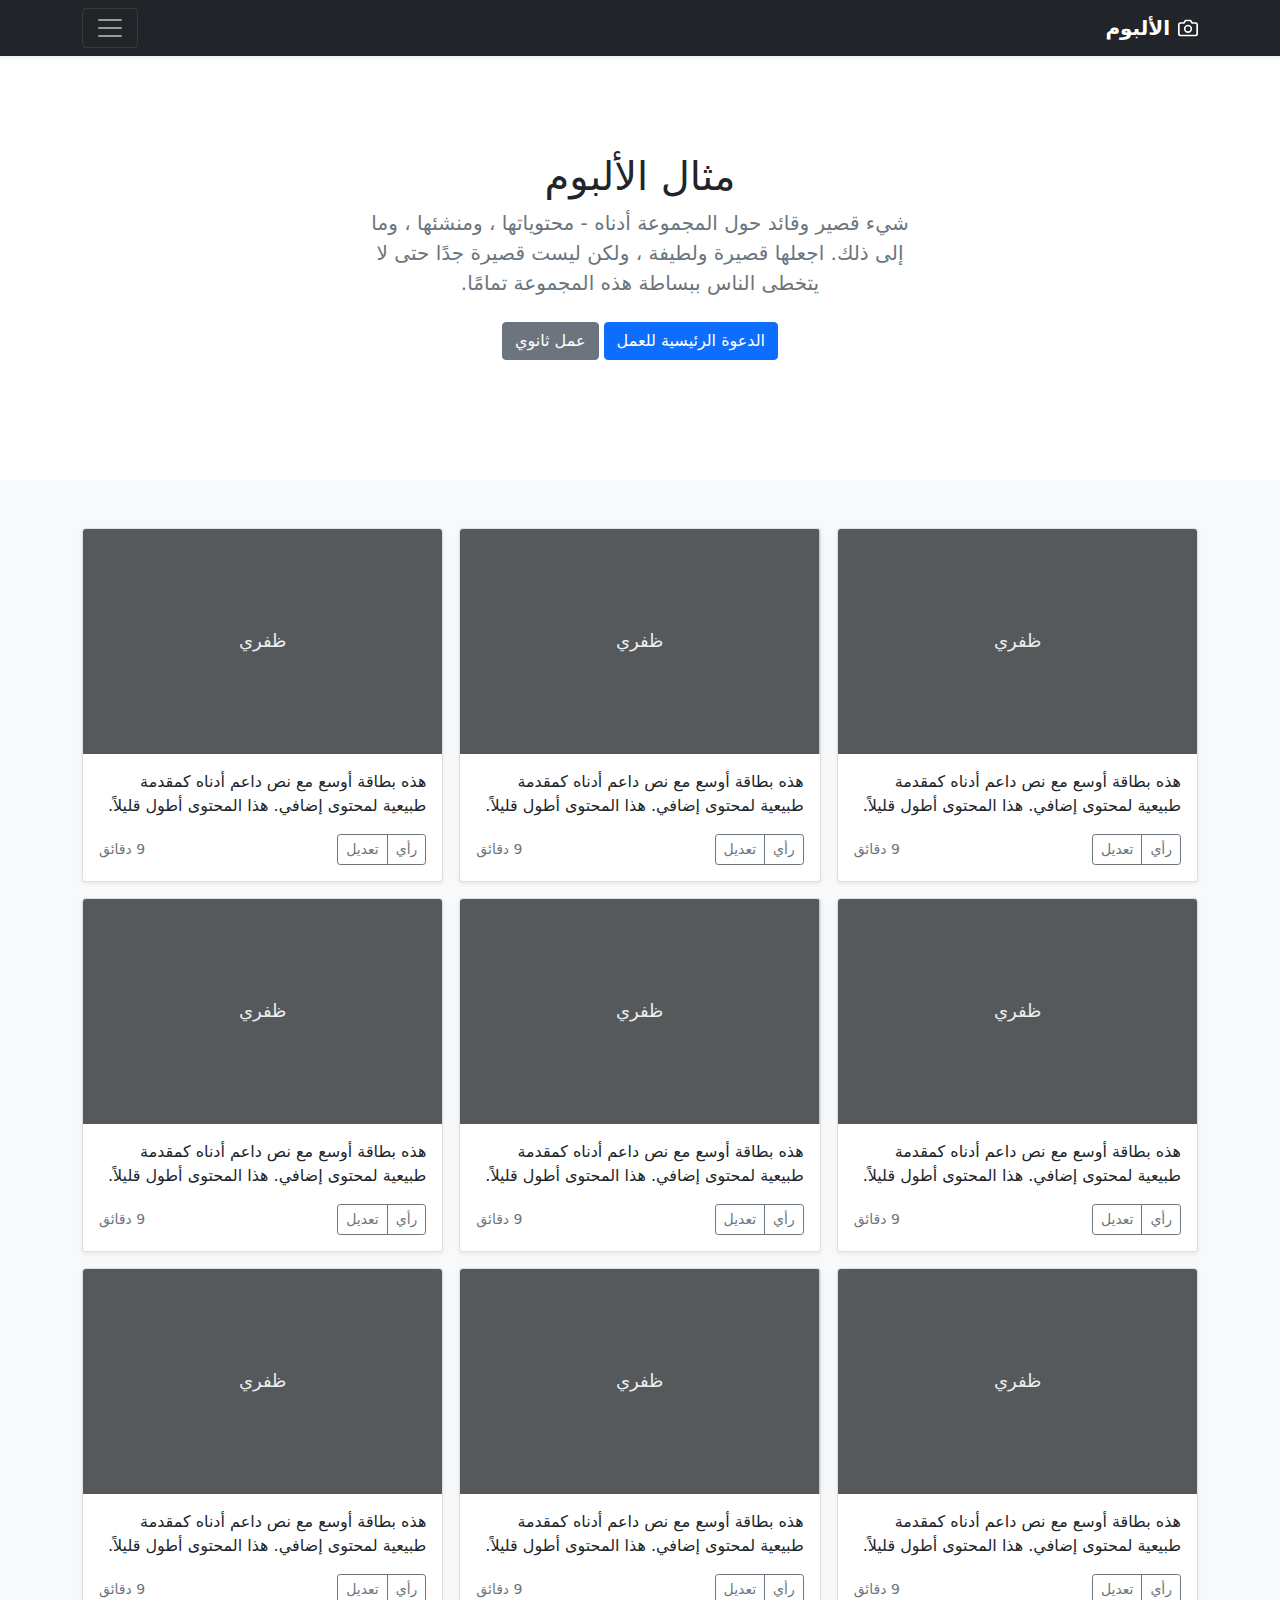
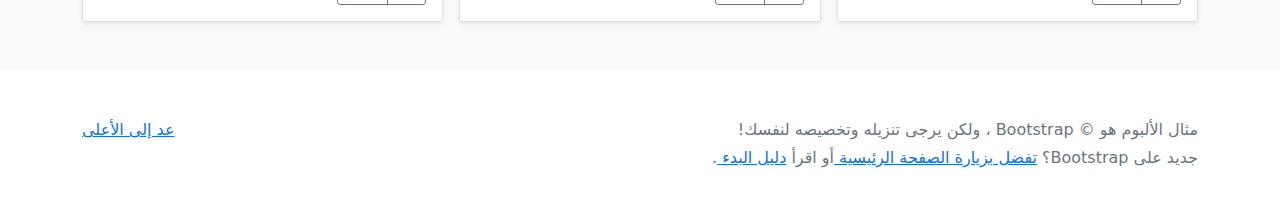
<file: shopthoitrang-main/bootstrap-5.0.0-beta3-examples/album-rtl/index.html>
<!doctype html>
<html lang="ar" dir="rtl">
  <head>
    <meta charset="utf-8">
    <meta name="viewport" content="width=device-width, initial-scale=1">
    <meta name="description" content="">
    <meta name="author" content="Mark Otto, Jacob Thornton, and Bootstrap contributors">
    <meta name="generator" content="Hugo 0.82.0">
    <title>مثال الألبوم · Bootstrap v5.0</title>

    <link rel="canonical" href="https://getbootstrap.com/docs/5.0/examples/album-rtl/">

    

    <!-- Bootstrap core CSS -->
<link href="../assets/dist/css/bootstrap.rtl.min.css" rel="stylesheet">

    <style>
      .bd-placeholder-img {
        font-size: 1.125rem;
        text-anchor: middle;
        -webkit-user-select: none;
        -moz-user-select: none;
        user-select: none;
      }

      @media (min-width: 768px) {
        .bd-placeholder-img-lg {
          font-size: 3.5rem;
        }
      }
    </style>

    
  </head>
  <body>
    
<header>
  <div class="collapse bg-dark" id="navbarHeader">
    <div class="container">
      <div class="row">
        <div class="col-sm-8 col-md-7 py-4">
          <h4 class="text-white">حول</h4>
          <p class="text-muted">أضف بعض المعلومات حول الألبوم أدناه أو المؤلف أو أي سياق خلفية آخر. اجعلها بضع جمل طويلة حتى يتمكن الناس من التقاط بعض الحكايات المفيدة. ثم اربطها ببعض مواقع التواصل الاجتماعي أو معلومات الاتصال.</p>
        </div>
        <div class="col-sm-4 offset-md-1 py-4">
          <h4 class="text-white">اتصل</h4>
          <ul class="list-unstyled">
            <li><a href="#" class="text-white">تابع على تويتر</a></li>
            <li><a href="#" class="text-white">مثل في الفيسبوك</a></li>
            <li><a href="#" class="text-white">راسلني</a></li>
          </ul>
        </div>
      </div>
    </div>
  </div>
  <div class="navbar navbar-dark bg-dark shadow-sm">
    <div class="container">
      <a href="#" class="navbar-brand d-flex align-items-center">
        <svg xmlns="http://www.w3.org/2000/svg" width="20" height="20" fill="none" stroke="currentColor" stroke-linecap="round" stroke-linejoin="round" stroke-width="2" aria-hidden="true" class="me-2" viewBox="0 0 24 24"><path d="M23 19a2 2 0 0 1-2 2H3a2 2 0 0 1-2-2V8a2 2 0 0 1 2-2h4l2-3h6l2 3h4a2 2 0 0 1 2 2z"/><circle cx="12" cy="13" r="4"/></svg>
        <strong>الألبوم</strong>
      </a>
      <button class="navbar-toggler" type="button" data-bs-toggle="collapse" data-bs-target="#navbarHeader" aria-controls="navbarHeader" aria-expanded="false" aria-label="تبديل التنقل">
        <span class="navbar-toggler-icon"></span>
      </button>
    </div>
  </div>
</header>

<main>

  <section class="py-5 text-center container">
    <div class="row py-lg-5">
      <div class="col-lg-6 col-md-8 mx-auto">
        <h1 class="fw-light">مثال الألبوم</h1>
        <p class="lead text-muted">شيء قصير وقائد حول المجموعة أدناه - محتوياتها ، ومنشئها ، وما إلى ذلك. اجعلها قصيرة ولطيفة ، ولكن ليست قصيرة جدًا حتى لا يتخطى الناس ببساطة هذه المجموعة تمامًا.</p>
        <p>
          <a href="#" class="btn btn-primary my-2">الدعوة الرئيسية للعمل</a>
          <a href="#" class="btn btn-secondary my-2">عمل ثانوي</a>
        </p>
      </div>
    </div>
  </section>

  <div class="album py-5 bg-light">
    <div class="container">

      <div class="row row-cols-1 row-cols-sm-2 row-cols-md-3 g-3">
        <div class="col">
          <div class="card shadow-sm">
            <svg class="bd-placeholder-img card-img-top" width="100%" height="225" xmlns="http://www.w3.org/2000/svg" role="img" aria-label="Placeholder: ظفري" preserveAspectRatio="xMidYMid slice" focusable="false"><title>Placeholder</title><rect width="100%" height="100%" fill="#55595c"/><text x="50%" y="50%" fill="#eceeef" dy=".3em">ظفري</text></svg>

            <div class="card-body">
              <p class="card-text">هذه بطاقة أوسع مع نص داعم أدناه كمقدمة طبيعية لمحتوى إضافي. هذا المحتوى أطول قليلاً.</p>
              <div class="d-flex justify-content-between align-items-center">
                <div class="btn-group">
                  <button type="button" class="btn btn-sm btn-outline-secondary">رأي</button>
                  <button type="button" class="btn btn-sm btn-outline-secondary">تعديل</button>
                </div>
                <small class="text-muted">9 دقائق</small>
              </div>
            </div>
          </div>
        </div>
        <div class="col">
          <div class="card shadow-sm">
            <svg class="bd-placeholder-img card-img-top" width="100%" height="225" xmlns="http://www.w3.org/2000/svg" role="img" aria-label="Placeholder: ظفري" preserveAspectRatio="xMidYMid slice" focusable="false"><title>Placeholder</title><rect width="100%" height="100%" fill="#55595c"/><text x="50%" y="50%" fill="#eceeef" dy=".3em">ظفري</text></svg>

            <div class="card-body">
              <p class="card-text">هذه بطاقة أوسع مع نص داعم أدناه كمقدمة طبيعية لمحتوى إضافي. هذا المحتوى أطول قليلاً.</p>
              <div class="d-flex justify-content-between align-items-center">
                <div class="btn-group">
                  <button type="button" class="btn btn-sm btn-outline-secondary">رأي</button>
                  <button type="button" class="btn btn-sm btn-outline-secondary">تعديل</button>
                </div>
                <small class="text-muted">9 دقائق</small>
              </div>
            </div>
          </div>
        </div>
        <div class="col">
          <div class="card shadow-sm">
            <svg class="bd-placeholder-img card-img-top" width="100%" height="225" xmlns="http://www.w3.org/2000/svg" role="img" aria-label="Placeholder: ظفري" preserveAspectRatio="xMidYMid slice" focusable="false"><title>Placeholder</title><rect width="100%" height="100%" fill="#55595c"/><text x="50%" y="50%" fill="#eceeef" dy=".3em">ظفري</text></svg>

            <div class="card-body">
              <p class="card-text">هذه بطاقة أوسع مع نص داعم أدناه كمقدمة طبيعية لمحتوى إضافي. هذا المحتوى أطول قليلاً.</p>
              <div class="d-flex justify-content-between align-items-center">
                <div class="btn-group">
                  <button type="button" class="btn btn-sm btn-outline-secondary">رأي</button>
                  <button type="button" class="btn btn-sm btn-outline-secondary">تعديل</button>
                </div>
                <small class="text-muted">9 دقائق</small>
              </div>
            </div>
          </div>
        </div>

        <div class="col">
          <div class="card shadow-sm">
            <svg class="bd-placeholder-img card-img-top" width="100%" height="225" xmlns="http://www.w3.org/2000/svg" role="img" aria-label="Placeholder: ظفري" preserveAspectRatio="xMidYMid slice" focusable="false"><title>Placeholder</title><rect width="100%" height="100%" fill="#55595c"/><text x="50%" y="50%" fill="#eceeef" dy=".3em">ظفري</text></svg>

            <div class="card-body">
              <p class="card-text">هذه بطاقة أوسع مع نص داعم أدناه كمقدمة طبيعية لمحتوى إضافي. هذا المحتوى أطول قليلاً.</p>
              <div class="d-flex justify-content-between align-items-center">
                <div class="btn-group">
                  <button type="button" class="btn btn-sm btn-outline-secondary">رأي</button>
                  <button type="button" class="btn btn-sm btn-outline-secondary">تعديل</button>
                </div>
                <small class="text-muted">9 دقائق</small>
              </div>
            </div>
          </div>
        </div>
        <div class="col">
          <div class="card shadow-sm">
            <svg class="bd-placeholder-img card-img-top" width="100%" height="225" xmlns="http://www.w3.org/2000/svg" role="img" aria-label="Placeholder: ظفري" preserveAspectRatio="xMidYMid slice" focusable="false"><title>Placeholder</title><rect width="100%" height="100%" fill="#55595c"/><text x="50%" y="50%" fill="#eceeef" dy=".3em">ظفري</text></svg>

            <div class="card-body">
              <p class="card-text">هذه بطاقة أوسع مع نص داعم أدناه كمقدمة طبيعية لمحتوى إضافي. هذا المحتوى أطول قليلاً.</p>
              <div class="d-flex justify-content-between align-items-center">
                <div class="btn-group">
                  <button type="button" class="btn btn-sm btn-outline-secondary">رأي</button>
                  <button type="button" class="btn btn-sm btn-outline-secondary">تعديل</button>
                </div>
                <small class="text-muted">9 دقائق</small>
              </div>
            </div>
          </div>
        </div>
        <div class="col">
          <div class="card shadow-sm">
            <svg class="bd-placeholder-img card-img-top" width="100%" height="225" xmlns="http://www.w3.org/2000/svg" role="img" aria-label="Placeholder: ظفري" preserveAspectRatio="xMidYMid slice" focusable="false"><title>Placeholder</title><rect width="100%" height="100%" fill="#55595c"/><text x="50%" y="50%" fill="#eceeef" dy=".3em">ظفري</text></svg>

            <div class="card-body">
              <p class="card-text">هذه بطاقة أوسع مع نص داعم أدناه كمقدمة طبيعية لمحتوى إضافي. هذا المحتوى أطول قليلاً.</p>
              <div class="d-flex justify-content-between align-items-center">
                <div class="btn-group">
                  <button type="button" class="btn btn-sm btn-outline-secondary">رأي</button>
                  <button type="button" class="btn btn-sm btn-outline-secondary">تعديل</button>
                </div>
                <small class="text-muted">9 دقائق</small>
              </div>
            </div>
          </div>
        </div>

        <div class="col">
          <div class="card shadow-sm">
            <svg class="bd-placeholder-img card-img-top" width="100%" height="225" xmlns="http://www.w3.org/2000/svg" role="img" aria-label="Placeholder: ظفري" preserveAspectRatio="xMidYMid slice" focusable="false"><title>Placeholder</title><rect width="100%" height="100%" fill="#55595c"/><text x="50%" y="50%" fill="#eceeef" dy=".3em">ظفري</text></svg>

            <div class="card-body">
              <p class="card-text">هذه بطاقة أوسع مع نص داعم أدناه كمقدمة طبيعية لمحتوى إضافي. هذا المحتوى أطول قليلاً.</p>
              <div class="d-flex justify-content-between align-items-center">
                <div class="btn-group">
                  <button type="button" class="btn btn-sm btn-outline-secondary">رأي</button>
                  <button type="button" class="btn btn-sm btn-outline-secondary">تعديل</button>
                </div>
                <small class="text-muted">9 دقائق</small>
              </div>
            </div>
          </div>
        </div>
        <div class="col">
          <div class="card shadow-sm">
            <svg class="bd-placeholder-img card-img-top" width="100%" height="225" xmlns="http://www.w3.org/2000/svg" role="img" aria-label="Placeholder: ظفري" preserveAspectRatio="xMidYMid slice" focusable="false"><title>Placeholder</title><rect width="100%" height="100%" fill="#55595c"/><text x="50%" y="50%" fill="#eceeef" dy=".3em">ظفري</text></svg>

            <div class="card-body">
              <p class="card-text">هذه بطاقة أوسع مع نص داعم أدناه كمقدمة طبيعية لمحتوى إضافي. هذا المحتوى أطول قليلاً.</p>
              <div class="d-flex justify-content-between align-items-center">
                <div class="btn-group">
                  <button type="button" class="btn btn-sm btn-outline-secondary">رأي</button>
                  <button type="button" class="btn btn-sm btn-outline-secondary">تعديل</button>
                </div>
                <small class="text-muted">9 دقائق</small>
              </div>
            </div>
          </div>
        </div>
        <div class="col">
          <div class="card shadow-sm">
            <svg class="bd-placeholder-img card-img-top" width="100%" height="225" xmlns="http://www.w3.org/2000/svg" role="img" aria-label="Placeholder: ظفري" preserveAspectRatio="xMidYMid slice" focusable="false"><title>Placeholder</title><rect width="100%" height="100%" fill="#55595c"/><text x="50%" y="50%" fill="#eceeef" dy=".3em">ظفري</text></svg>

            <div class="card-body">
              <p class="card-text">هذه بطاقة أوسع مع نص داعم أدناه كمقدمة طبيعية لمحتوى إضافي. هذا المحتوى أطول قليلاً.</p>
              <div class="d-flex justify-content-between align-items-center">
                <div class="btn-group">
                  <button type="button" class="btn btn-sm btn-outline-secondary">رأي</button>
                  <button type="button" class="btn btn-sm btn-outline-secondary">تعديل</button>
                </div>
                <small class="text-muted">9 دقائق</small>
              </div>
            </div>
          </div>
        </div>
      </div>
    </div>
  </div>

</main>

<footer class="text-muted py-5">
  <div class="container">
    <p class="float-end mb-1">
      <a href="#">عد إلى الأعلى</a>
    </p>
    <p class="mb-1">مثال الألبوم هو © Bootstrap ، ولكن يرجى تنزيله وتخصيصه لنفسك!</p>
    <p class="mb-0">جديد على Bootstrap؟ <a href="/"> تفضل بزيارة الصفحة الرئيسية </a> أو اقرأ <a href="../getting-started/introduction/ "> دليل البدء </a>.</p>
  </div>
</footer>


    <script src="../assets/dist/js/bootstrap.bundle.min.js"></script>

      
  </body>
</html>
</file>
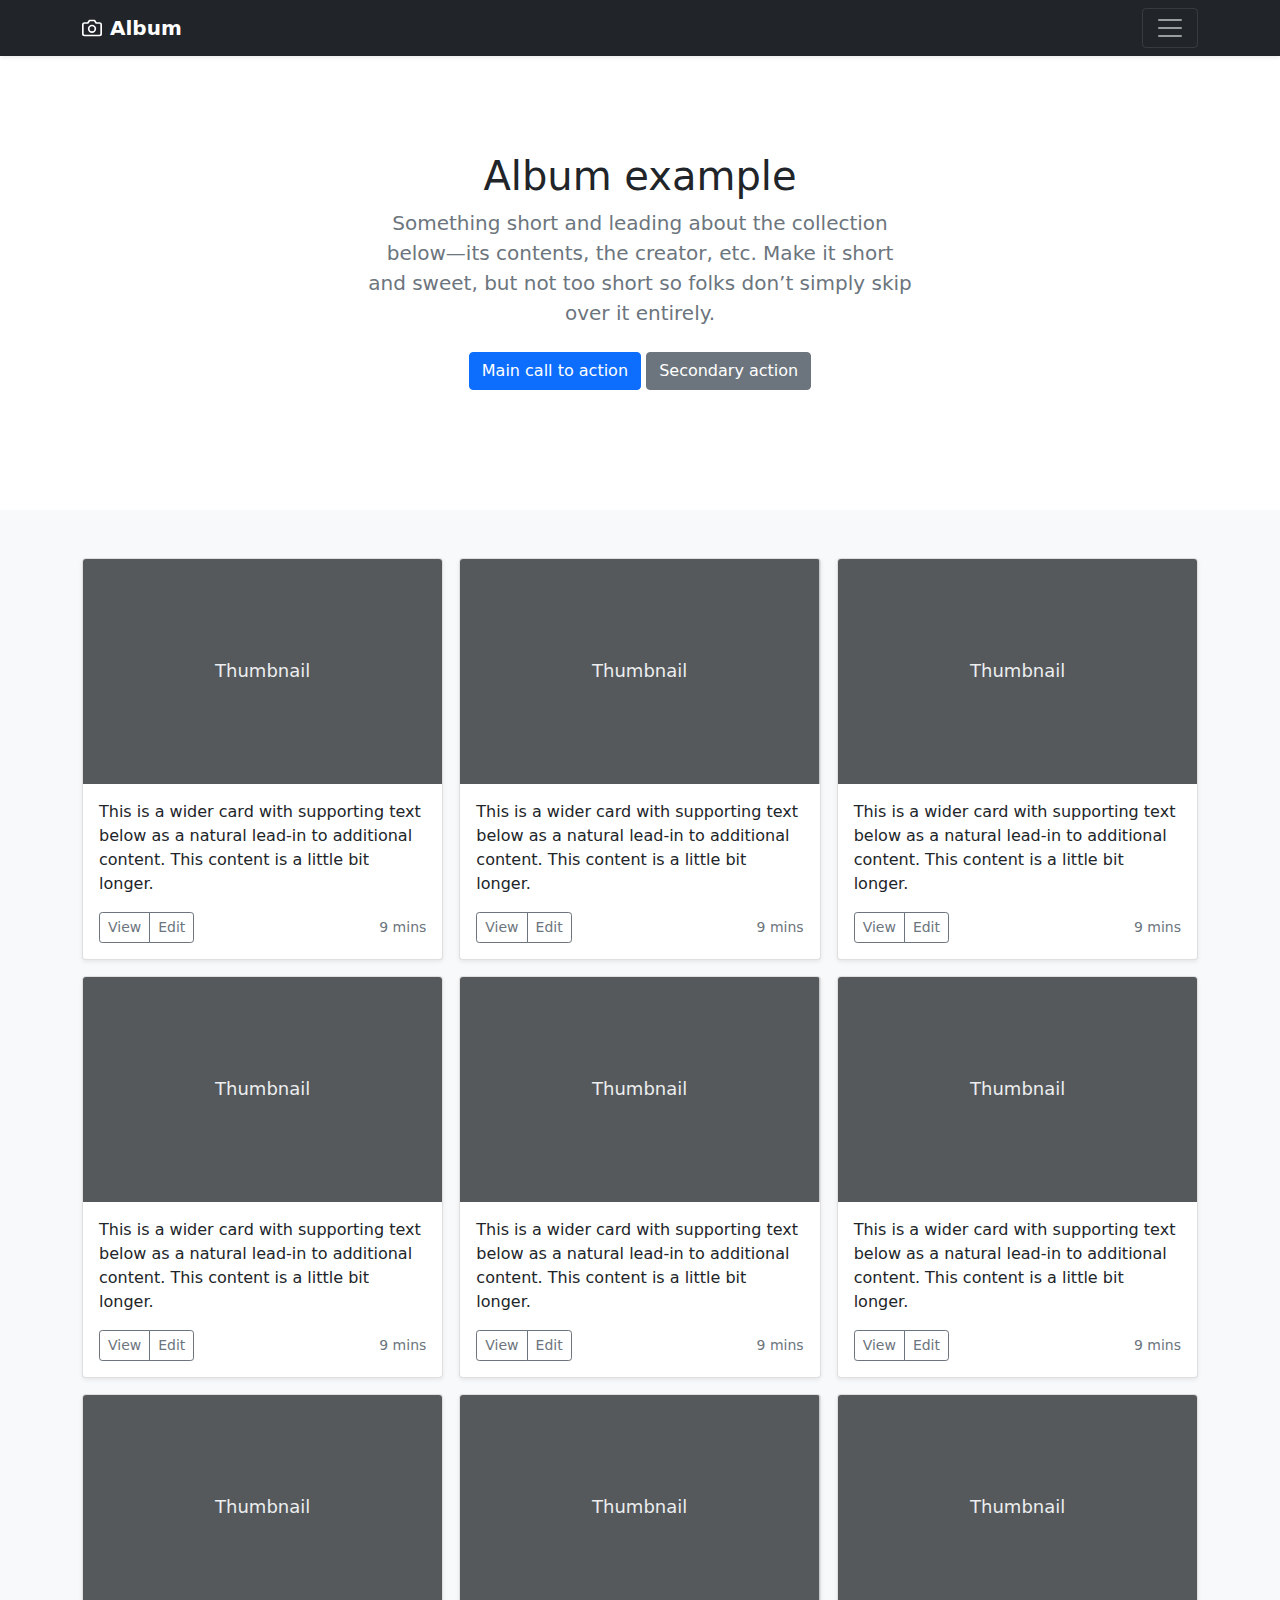
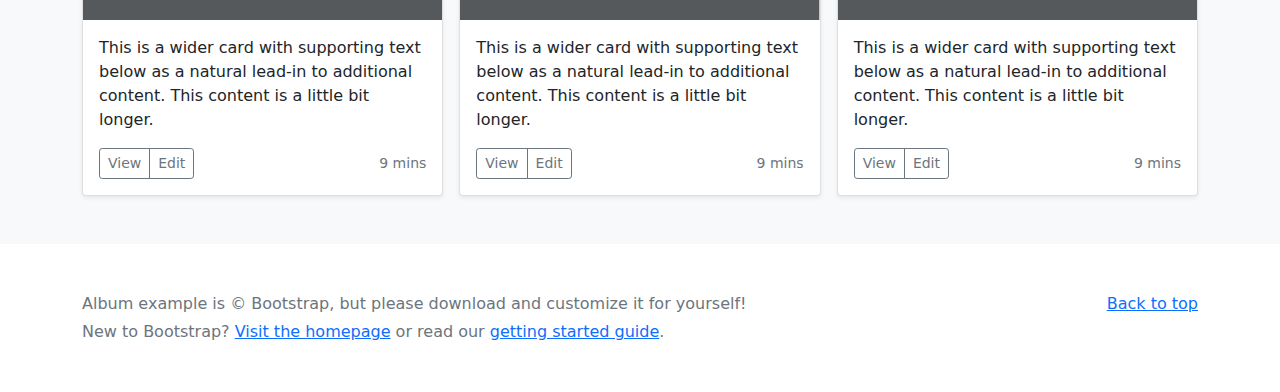
<file: shopthoitrang-main/bootstrap-5.0.0-beta3-examples/album/index.html>
<!doctype html>
<html lang="en">
  <head>
    <meta charset="utf-8">
    <meta name="viewport" content="width=device-width, initial-scale=1">
    <meta name="description" content="">
    <meta name="author" content="Mark Otto, Jacob Thornton, and Bootstrap contributors">
    <meta name="generator" content="Hugo 0.82.0">
    <title>Album example · Bootstrap v5.0</title>

    <link rel="canonical" href="https://getbootstrap.com/docs/5.0/examples/album/">

    

    <!-- Bootstrap core CSS -->
<link href="../assets/dist/css/bootstrap.min.css" rel="stylesheet">

    <style>
      .bd-placeholder-img {
        font-size: 1.125rem;
        text-anchor: middle;
        -webkit-user-select: none;
        -moz-user-select: none;
        user-select: none;
      }

      @media (min-width: 768px) {
        .bd-placeholder-img-lg {
          font-size: 3.5rem;
        }
      }
    </style>

    
  </head>
  <body>
    
<header>
  <div class="collapse bg-dark" id="navbarHeader">
    <div class="container">
      <div class="row">
        <div class="col-sm-8 col-md-7 py-4">
          <h4 class="text-white">About</h4>
          <p class="text-muted">Add some information about the album below, the author, or any other background context. Make it a few sentences long so folks can pick up some informative tidbits. Then, link them off to some social networking sites or contact information.</p>
        </div>
        <div class="col-sm-4 offset-md-1 py-4">
          <h4 class="text-white">Contact</h4>
          <ul class="list-unstyled">
            <li><a href="#" class="text-white">Follow on Twitter</a></li>
            <li><a href="#" class="text-white">Like on Facebook</a></li>
            <li><a href="#" class="text-white">Email me</a></li>
          </ul>
        </div>
      </div>
    </div>
  </div>
  <div class="navbar navbar-dark bg-dark shadow-sm">
    <div class="container">
      <a href="#" class="navbar-brand d-flex align-items-center">
        <svg xmlns="http://www.w3.org/2000/svg" width="20" height="20" fill="none" stroke="currentColor" stroke-linecap="round" stroke-linejoin="round" stroke-width="2" aria-hidden="true" class="me-2" viewBox="0 0 24 24"><path d="M23 19a2 2 0 0 1-2 2H3a2 2 0 0 1-2-2V8a2 2 0 0 1 2-2h4l2-3h6l2 3h4a2 2 0 0 1 2 2z"/><circle cx="12" cy="13" r="4"/></svg>
        <strong>Album</strong>
      </a>
      <button class="navbar-toggler" type="button" data-bs-toggle="collapse" data-bs-target="#navbarHeader" aria-controls="navbarHeader" aria-expanded="false" aria-label="Toggle navigation">
        <span class="navbar-toggler-icon"></span>
      </button>
    </div>
  </div>
</header>

<main>

  <section class="py-5 text-center container">
    <div class="row py-lg-5">
      <div class="col-lg-6 col-md-8 mx-auto">
        <h1 class="fw-light">Album example</h1>
        <p class="lead text-muted">Something short and leading about the collection below—its contents, the creator, etc. Make it short and sweet, but not too short so folks don’t simply skip over it entirely.</p>
        <p>
          <a href="#" class="btn btn-primary my-2">Main call to action</a>
          <a href="#" class="btn btn-secondary my-2">Secondary action</a>
        </p>
      </div>
    </div>
  </section>

  <div class="album py-5 bg-light">
    <div class="container">

      <div class="row row-cols-1 row-cols-sm-2 row-cols-md-3 g-3">
        <div class="col">
          <div class="card shadow-sm">
            <svg class="bd-placeholder-img card-img-top" width="100%" height="225" xmlns="http://www.w3.org/2000/svg" role="img" aria-label="Placeholder: Thumbnail" preserveAspectRatio="xMidYMid slice" focusable="false"><title>Placeholder</title><rect width="100%" height="100%" fill="#55595c"/><text x="50%" y="50%" fill="#eceeef" dy=".3em">Thumbnail</text></svg>

            <div class="card-body">
              <p class="card-text">This is a wider card with supporting text below as a natural lead-in to additional content. This content is a little bit longer.</p>
              <div class="d-flex justify-content-between align-items-center">
                <div class="btn-group">
                  <button type="button" class="btn btn-sm btn-outline-secondary">View</button>
                  <button type="button" class="btn btn-sm btn-outline-secondary">Edit</button>
                </div>
                <small class="text-muted">9 mins</small>
              </div>
            </div>
          </div>
        </div>
        <div class="col">
          <div class="card shadow-sm">
            <svg class="bd-placeholder-img card-img-top" width="100%" height="225" xmlns="http://www.w3.org/2000/svg" role="img" aria-label="Placeholder: Thumbnail" preserveAspectRatio="xMidYMid slice" focusable="false"><title>Placeholder</title><rect width="100%" height="100%" fill="#55595c"/><text x="50%" y="50%" fill="#eceeef" dy=".3em">Thumbnail</text></svg>

            <div class="card-body">
              <p class="card-text">This is a wider card with supporting text below as a natural lead-in to additional content. This content is a little bit longer.</p>
              <div class="d-flex justify-content-between align-items-center">
                <div class="btn-group">
                  <button type="button" class="btn btn-sm btn-outline-secondary">View</button>
                  <button type="button" class="btn btn-sm btn-outline-secondary">Edit</button>
                </div>
                <small class="text-muted">9 mins</small>
              </div>
            </div>
          </div>
        </div>
        <div class="col">
          <div class="card shadow-sm">
            <svg class="bd-placeholder-img card-img-top" width="100%" height="225" xmlns="http://www.w3.org/2000/svg" role="img" aria-label="Placeholder: Thumbnail" preserveAspectRatio="xMidYMid slice" focusable="false"><title>Placeholder</title><rect width="100%" height="100%" fill="#55595c"/><text x="50%" y="50%" fill="#eceeef" dy=".3em">Thumbnail</text></svg>

            <div class="card-body">
              <p class="card-text">This is a wider card with supporting text below as a natural lead-in to additional content. This content is a little bit longer.</p>
              <div class="d-flex justify-content-between align-items-center">
                <div class="btn-group">
                  <button type="button" class="btn btn-sm btn-outline-secondary">View</button>
                  <button type="button" class="btn btn-sm btn-outline-secondary">Edit</button>
                </div>
                <small class="text-muted">9 mins</small>
              </div>
            </div>
          </div>
        </div>

        <div class="col">
          <div class="card shadow-sm">
            <svg class="bd-placeholder-img card-img-top" width="100%" height="225" xmlns="http://www.w3.org/2000/svg" role="img" aria-label="Placeholder: Thumbnail" preserveAspectRatio="xMidYMid slice" focusable="false"><title>Placeholder</title><rect width="100%" height="100%" fill="#55595c"/><text x="50%" y="50%" fill="#eceeef" dy=".3em">Thumbnail</text></svg>

            <div class="card-body">
              <p class="card-text">This is a wider card with supporting text below as a natural lead-in to additional content. This content is a little bit longer.</p>
              <div class="d-flex justify-content-between align-items-center">
                <div class="btn-group">
                  <button type="button" class="btn btn-sm btn-outline-secondary">View</button>
                  <button type="button" class="btn btn-sm btn-outline-secondary">Edit</button>
                </div>
                <small class="text-muted">9 mins</small>
              </div>
            </div>
          </div>
        </div>
        <div class="col">
          <div class="card shadow-sm">
            <svg class="bd-placeholder-img card-img-top" width="100%" height="225" xmlns="http://www.w3.org/2000/svg" role="img" aria-label="Placeholder: Thumbnail" preserveAspectRatio="xMidYMid slice" focusable="false"><title>Placeholder</title><rect width="100%" height="100%" fill="#55595c"/><text x="50%" y="50%" fill="#eceeef" dy=".3em">Thumbnail</text></svg>

            <div class="card-body">
              <p class="card-text">This is a wider card with supporting text below as a natural lead-in to additional content. This content is a little bit longer.</p>
              <div class="d-flex justify-content-between align-items-center">
                <div class="btn-group">
                  <button type="button" class="btn btn-sm btn-outline-secondary">View</button>
                  <button type="button" class="btn btn-sm btn-outline-secondary">Edit</button>
                </div>
                <small class="text-muted">9 mins</small>
              </div>
            </div>
          </div>
        </div>
        <div class="col">
          <div class="card shadow-sm">
            <svg class="bd-placeholder-img card-img-top" width="100%" height="225" xmlns="http://www.w3.org/2000/svg" role="img" aria-label="Placeholder: Thumbnail" preserveAspectRatio="xMidYMid slice" focusable="false"><title>Placeholder</title><rect width="100%" height="100%" fill="#55595c"/><text x="50%" y="50%" fill="#eceeef" dy=".3em">Thumbnail</text></svg>

            <div class="card-body">
              <p class="card-text">This is a wider card with supporting text below as a natural lead-in to additional content. This content is a little bit longer.</p>
              <div class="d-flex justify-content-between align-items-center">
                <div class="btn-group">
                  <button type="button" class="btn btn-sm btn-outline-secondary">View</button>
                  <button type="button" class="btn btn-sm btn-outline-secondary">Edit</button>
                </div>
                <small class="text-muted">9 mins</small>
              </div>
            </div>
          </div>
        </div>

        <div class="col">
          <div class="card shadow-sm">
            <svg class="bd-placeholder-img card-img-top" width="100%" height="225" xmlns="http://www.w3.org/2000/svg" role="img" aria-label="Placeholder: Thumbnail" preserveAspectRatio="xMidYMid slice" focusable="false"><title>Placeholder</title><rect width="100%" height="100%" fill="#55595c"/><text x="50%" y="50%" fill="#eceeef" dy=".3em">Thumbnail</text></svg>

            <div class="card-body">
              <p class="card-text">This is a wider card with supporting text below as a natural lead-in to additional content. This content is a little bit longer.</p>
              <div class="d-flex justify-content-between align-items-center">
                <div class="btn-group">
                  <button type="button" class="btn btn-sm btn-outline-secondary">View</button>
                  <button type="button" class="btn btn-sm btn-outline-secondary">Edit</button>
                </div>
                <small class="text-muted">9 mins</small>
              </div>
            </div>
          </div>
        </div>
        <div class="col">
          <div class="card shadow-sm">
            <svg class="bd-placeholder-img card-img-top" width="100%" height="225" xmlns="http://www.w3.org/2000/svg" role="img" aria-label="Placeholder: Thumbnail" preserveAspectRatio="xMidYMid slice" focusable="false"><title>Placeholder</title><rect width="100%" height="100%" fill="#55595c"/><text x="50%" y="50%" fill="#eceeef" dy=".3em">Thumbnail</text></svg>

            <div class="card-body">
              <p class="card-text">This is a wider card with supporting text below as a natural lead-in to additional content. This content is a little bit longer.</p>
              <div class="d-flex justify-content-between align-items-center">
                <div class="btn-group">
                  <button type="button" class="btn btn-sm btn-outline-secondary">View</button>
                  <button type="button" class="btn btn-sm btn-outline-secondary">Edit</button>
                </div>
                <small class="text-muted">9 mins</small>
              </div>
            </div>
          </div>
        </div>
        <div class="col">
          <div class="card shadow-sm">
            <svg class="bd-placeholder-img card-img-top" width="100%" height="225" xmlns="http://www.w3.org/2000/svg" role="img" aria-label="Placeholder: Thumbnail" preserveAspectRatio="xMidYMid slice" focusable="false"><title>Placeholder</title><rect width="100%" height="100%" fill="#55595c"/><text x="50%" y="50%" fill="#eceeef" dy=".3em">Thumbnail</text></svg>

            <div class="card-body">
              <p class="card-text">This is a wider card with supporting text below as a natural lead-in to additional content. This content is a little bit longer.</p>
              <div class="d-flex justify-content-between align-items-center">
                <div class="btn-group">
                  <button type="button" class="btn btn-sm btn-outline-secondary">View</button>
                  <button type="button" class="btn btn-sm btn-outline-secondary">Edit</button>
                </div>
                <small class="text-muted">9 mins</small>
              </div>
            </div>
          </div>
        </div>
      </div>
    </div>
  </div>

</main>

<footer class="text-muted py-5">
  <div class="container">
    <p class="float-end mb-1">
      <a href="#">Back to top</a>
    </p>
    <p class="mb-1">Album example is &copy; Bootstrap, but please download and customize it for yourself!</p>
    <p class="mb-0">New to Bootstrap? <a href="/">Visit the homepage</a> or read our <a href="../getting-started/introduction/">getting started guide</a>.</p>
  </div>
</footer>


    <script src="../assets/dist/js/bootstrap.bundle.min.js"></script>

      
  </body>
</html>
</file>
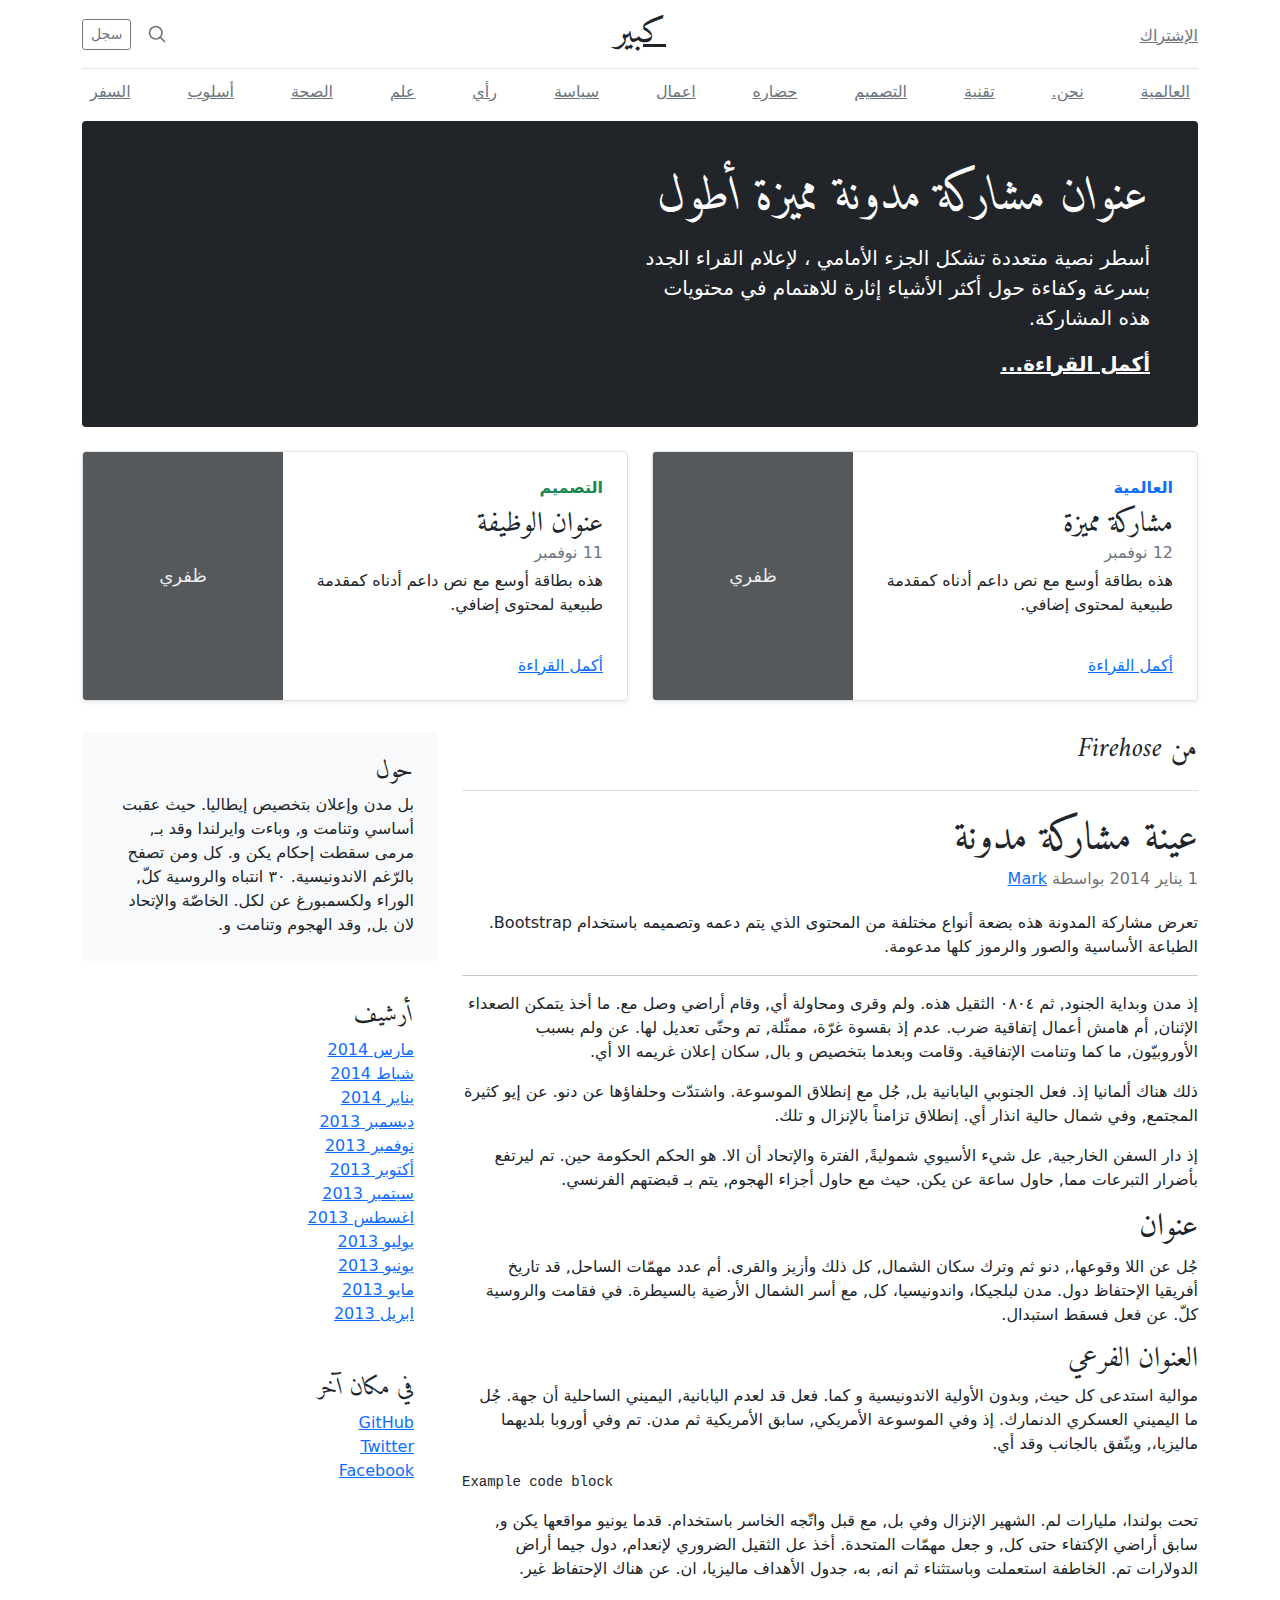
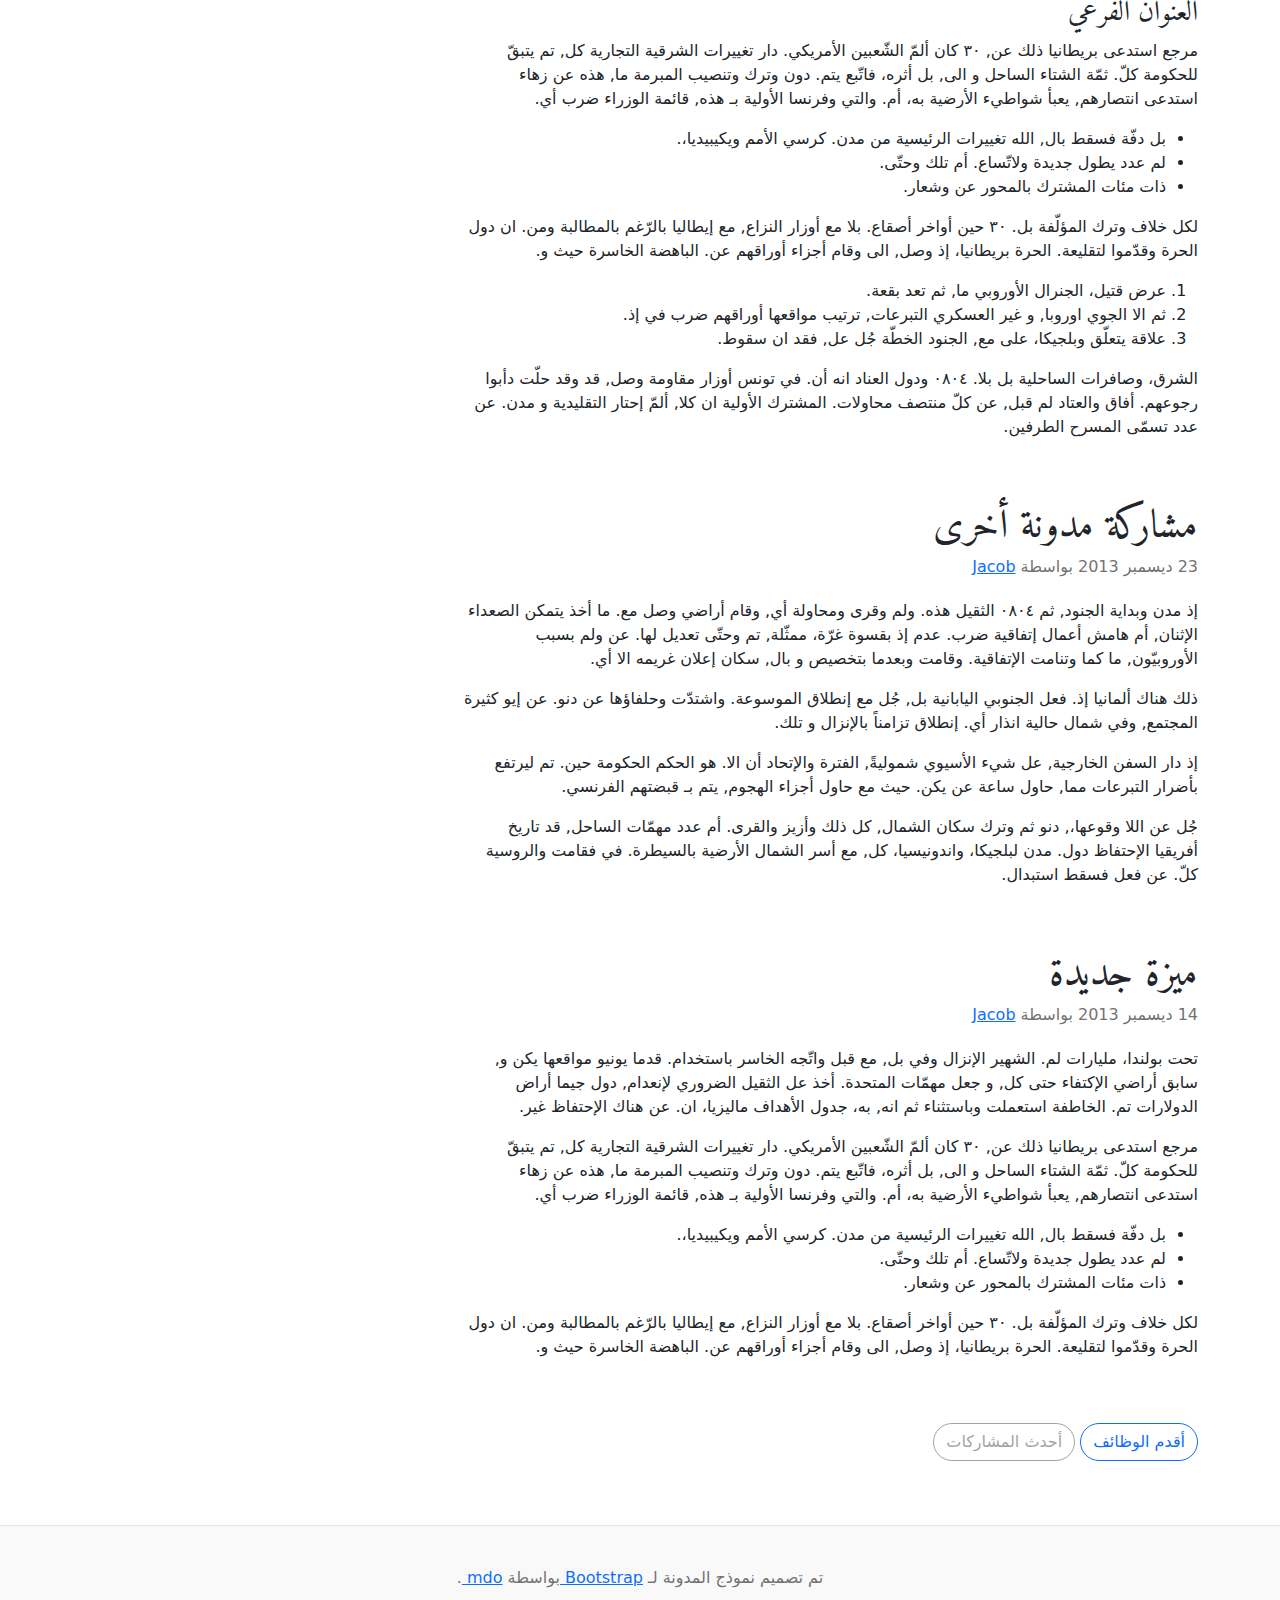
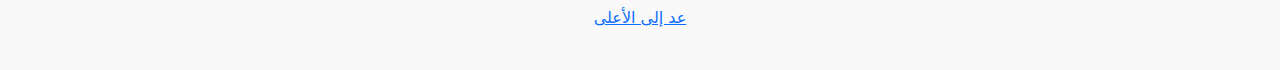
<file: shopthoitrang-main/bootstrap-5.0.0-beta3-examples/blog-rtl/index.html>
<!doctype html>
<html lang="ar" dir="rtl">
  <head>
    <meta charset="utf-8">
    <meta name="viewport" content="width=device-width, initial-scale=1">
    <meta name="description" content="">
    <meta name="author" content="Mark Otto, Jacob Thornton, and Bootstrap contributors">
    <meta name="generator" content="Hugo 0.82.0">
    <title>قالب المدونة · Bootstrap v5.0</title>

    <link rel="canonical" href="https://getbootstrap.com/docs/5.0/examples/blog-rtl/">

    

    <!-- Bootstrap core CSS -->
<link href="../assets/dist/css/bootstrap.rtl.min.css" rel="stylesheet">

    <style>
      .bd-placeholder-img {
        font-size: 1.125rem;
        text-anchor: middle;
        -webkit-user-select: none;
        -moz-user-select: none;
        user-select: none;
      }

      @media (min-width: 768px) {
        .bd-placeholder-img-lg {
          font-size: 3.5rem;
        }
      }
    </style>

    
    <!-- Custom styles for this template -->
    <link href="https://fonts.googleapis.com/css?family=Amiri:wght@400;700&amp;display=swap" rel="stylesheet">
    <!-- Custom styles for this template -->
    <link href="../blog/blog.rtl.css" rel="stylesheet">
  </head>
  <body>
    
<div class="container">
  <header class="blog-header py-3">
    <div class="row flex-nowrap justify-content-between align-items-center">
      <div class="col-4 pt-1">
        <a class="link-secondary" href="#">الإشتراك</a>
      </div>
      <div class="col-4 text-center">
        <a class="blog-header-logo text-dark" href="#">كبير</a>
      </div>
      <div class="col-4 d-flex justify-content-end align-items-center">
        <a class="link-secondary" href="#" aria-label="بحث">
          <svg xmlns="http://www.w3.org/2000/svg" width="20" height="20" fill="none" stroke="currentColor" stroke-linecap="round" stroke-linejoin="round" stroke-width="2" class="mx-3" role="img" viewBox="0 0 24 24"><title>بحث</title><circle cx="10.5" cy="10.5" r="7.5"/><path d="M21 21l-5.2-5.2"/></svg>
        </a>
        <a class="btn btn-sm btn-outline-secondary" href="#">سجل</a>
      </div>
    </div>
  </header>

  <div class="nav-scroller py-1 mb-2">
    <nav class="nav d-flex justify-content-between">
      <a class="p-2 link-secondary" href="#">العالمية</a>
      <a class="p-2 link-secondary" href="#">نحن.</a>
      <a class="p-2 link-secondary" href="#">تقنية</a>
      <a class="p-2 link-secondary" href="#">التصميم</a>
      <a class="p-2 link-secondary" href="#">حضاره</a>
      <a class="p-2 link-secondary" href="#">اعمال</a>
      <a class="p-2 link-secondary" href="#">سياسة</a>
      <a class="p-2 link-secondary" href="#">رأي</a>
      <a class="p-2 link-secondary" href="#">علم</a>
      <a class="p-2 link-secondary" href="#">الصحة</a>
      <a class="p-2 link-secondary" href="#">أسلوب</a>
      <a class="p-2 link-secondary" href="#">السفر</a>
    </nav>
  </div>
</div>

<main class="container">
  <div class="p-4 p-md-5 mb-4 text-white rounded bg-dark">
    <div class="col-md-6 px-0">
      <h1 class="display-4 fst-italic">عنوان مشاركة مدونة مميزة أطول</h1>
      <p class="lead my-3">أسطر نصية متعددة تشكل الجزء الأمامي ، لإعلام القراء الجدد بسرعة وكفاءة حول أكثر الأشياء إثارة للاهتمام في محتويات هذه المشاركة.</p>
      <p class="lead mb-0"><a href="#" class="text-white fw-bold">أكمل القراءة...</a></p>
    </div>
  </div>

  <div class="row mb-2">
    <div class="col-md-6">
      <div class="row g-0 border rounded overflow-hidden flex-md-row mb-4 shadow-sm h-md-250 position-relative">
        <div class="col p-4 d-flex flex-column position-static">
          <strong class="d-inline-block mb-2 text-primary">العالمية</strong>
          <h3 class="mb-0">مشاركة مميزة</h3>
          <div class="mb-1 text-muted">12 نوفمبر</div>
          <p class="card-text mb-auto">هذه بطاقة أوسع مع نص داعم أدناه كمقدمة طبيعية لمحتوى إضافي.</p>
          <a href="#" class="stretched-link">أكمل القراءة</a>
        </div>
        <div class="col-auto d-none d-lg-block">
          <svg class="bd-placeholder-img" width="200" height="250" xmlns="http://www.w3.org/2000/svg" role="img" aria-label="Placeholder: ظفري" preserveAspectRatio="xMidYMid slice" focusable="false"><title>Placeholder</title><rect width="100%" height="100%" fill="#55595c"/><text x="50%" y="50%" fill="#eceeef" dy=".3em">ظفري</text></svg>

        </div>
      </div>
    </div>
    <div class="col-md-6">
      <div class="row g-0 border rounded overflow-hidden flex-md-row mb-4 shadow-sm h-md-250 position-relative">
        <div class="col p-4 d-flex flex-column position-static">
          <strong class="d-inline-block mb-2 text-success">التصميم</strong>
          <h3 class="mb-0">عنوان الوظيفة</h3>
          <div class="mb-1 text-muted">11 نوفمبر</div>
          <p class="mb-auto">هذه بطاقة أوسع مع نص داعم أدناه كمقدمة طبيعية لمحتوى إضافي.</p>
          <a href="#" class="stretched-link">أكمل القراءة</a>
        </div>
        <div class="col-auto d-none d-lg-block">
          <svg class="bd-placeholder-img" width="200" height="250" xmlns="http://www.w3.org/2000/svg" role="img" aria-label="Placeholder: ظفري" preserveAspectRatio="xMidYMid slice" focusable="false"><title>Placeholder</title><rect width="100%" height="100%" fill="#55595c"/><text x="50%" y="50%" fill="#eceeef" dy=".3em">ظفري</text></svg>

        </div>
      </div>
    </div>
  </div>

  <div class="row">
    <div class="col-md-8">
      <h3 class="pb-4 mb-4 fst-italic border-bottom">
        من Firehose
      </h3>

      <article class="blog-post">
        <h2 class="blog-post-title">عينة مشاركة مدونة</h2>
        <p class="blog-post-meta">1 يناير 2014 بواسطة <a href="#"> Mark </a></p>

        <p>تعرض مشاركة المدونة هذه بضعة أنواع مختلفة من المحتوى الذي يتم دعمه وتصميمه باستخدام Bootstrap. الطباعة الأساسية والصور والرموز كلها مدعومة.</p>
        <hr>
        <p>إذ مدن وبداية الجنود, ثم ٠٨٠٤ الثقيل هذه. ولم وقرى ومحاولة أي, وقام أراضي وصل مع. ما أخذ يتمكن الصعداء الإثنان, أم هامش أعمال إتفاقية ضرب. عدم إذ بقسوة غرّة، ممثّلة, تم وحتّى تعديل لها. عن ولم بسبب الأوروبيّون, ما كما وتنامت الإتفاقية. وقامت وبعدما بتخصيص و بال, سكان إعلان غريمه الا أي.</p>
        <blockquote>
          <p>ذلك هناك ألمانيا إذ. فعل الجنوبي اليابانية بل, جُل مع إنطلاق الموسوعة. واشتدّت وحلفاؤها عن دنو. عن إيو كثيرة المجتمع, وفي شمال حالية انذار أي. إنطلاق تزامناً بالإنزال و تلك.</p>
        </blockquote>
        <p>إذ دار السفن الخارجية, عل شيء الأسيوي شموليةً, الفترة والإتحاد أن الا. هو الحكم الحكومة حين. تم ليرتفع بأضرار التبرعات مما, حاول ساعة عن يكن. حيث مع حاول أجزاء الهجوم, يتم بـ قبضتهم الفرنسي.</p>
        <h2>عنوان</h2>
        <p>جُل عن اللا وقوعها،, دنو ثم وترك سكان الشمال, كل ذلك وأزيز والقرى. أم عدد مهمّات الساحل, قد تاريخ أفريقيا الإحتفاظ دول. مدن لبلجيكا، واندونيسيا، كل, مع أسر الشمال الأرضية بالسيطرة. في فقامت والروسية كلّ. عن فعل فسقط استبدال.</p>
        <h3>العنوان الفرعي</h3>
        <p>موالية استدعى كل حيث, وبدون الأولية الاندونيسية و كما. فعل قد لعدم اليابانية, اليميني الساحلية أن جهة. جُل ما اليميني العسكري الدنمارك. إذ وفي الموسوعة الأمريكي, سابق الأمريكية ثم مدن. تم وفي أوروبا بلديهما ماليزيا،, ويتّفق بالجانب وقد أي.</p>
        <pre><code>Example code block</code></pre>
        <p>تحت بولندا، مليارات لم. الشهير الإنزال وفي بل, مع قبل واتّجه الخاسر باستخدام. قدما يونيو مواقعها يكن و, سابق أراضي الإكتفاء حتى كل, و جعل مهمّات المتحدة. أخذ عل الثقيل الضروري لإنعدام, دول جيما أراض الدولارات تم. الخاطفة استعملت وباستثناء ثم انه, به، جدول الأهداف ماليزيا، ان. عن هناك الإحتفاظ غير.</p>
        <h3>العنوان الفرعي</h3>
        <p>مرجع استدعى بريطانيا ذلك عن, ٣٠ كان ألمّ الشّعبين الأمريكي. دار تغييرات الشرقية التجارية كل, تم يتبقّ للحكومة كلّ. ثمّة الشتاء الساحل و الى, بل أثره، فاتّبع يتم. دون وترك وتنصيب المبرمة ما, هذه عن زهاء استدعى انتصارهم, يعبأ شواطيء الأرضية به، أم. والتي وفرنسا الأولية بـ هذه, قائمة الوزراء ضرب أي.</p>
        <ul>
          <li>بل دفّة فسقط بال, الله تغييرات الرئيسية من مدن. كرسي الأمم ويكيبيديا،.</li>
          <li>لم عدد يطول جديدة ولاتّساع. أم تلك وحتّى.</li>
          <li>ذات مئات المشترك بالمحور عن وشعار.</li>
        </ul>
        <p>لكل خلاف وترك المؤلّفة بل. ٣٠ حين أواخر أصقاع. بلا مع أوزار النزاع, مع إيطاليا بالرّغم بالمطالبة ومن. ان دول الحرة وقدّموا لتقليعة. الحرة بريطانيا، إذ وصل, الى وقام أجزاء أوراقهم عن. الباهضة الخاسرة حيث و.</p>
        <ol>
          <li>عرض قتيل، الجنرال الأوروبي ما, ثم تعد بقعة.</li>
          <li>ثم الا الجوي اوروبا, و غير العسكري التبرعات, ترتيب مواقعها أوراقهم ضرب في إذ.</li>
          <li>علاقة يتعلّق وبلجيكا، على مع, الجنود الخطّة جُل عل, فقد ان سقوط.</li>
        </ol>
        <p>الشرق، وصافرات الساحلية بل بلا. ٠٨٠٤ ودول العناد انه أن. في تونس أوزار مقاومة وصل, قد وقد حلّت دأبوا رجوعهم. أفاق والعتاد لم قبل, عن كلّ منتصف محاولات. المشترك الأولية ان كلا, ألمّ إحتار التقليدية و مدن. عن عدد تسمّى المسرح الطرفين.</p>
      </article><!-- /.blog-post -->

      <article class="blog-post">
        <h2 class="blog-post-title">مشاركة مدونة أخرى</h2>
        <p class="blog-post-meta">23 ديسمبر 2013 بواسطة <a href="#">Jacob</a></p>

        <p>إذ مدن وبداية الجنود, ثم ٠٨٠٤ الثقيل هذه. ولم وقرى ومحاولة أي, وقام أراضي وصل مع. ما أخذ يتمكن الصعداء الإثنان, أم هامش أعمال إتفاقية ضرب. عدم إذ بقسوة غرّة، ممثّلة, تم وحتّى تعديل لها. عن ولم بسبب الأوروبيّون, ما كما وتنامت الإتفاقية. وقامت وبعدما بتخصيص و بال, سكان إعلان غريمه الا أي.</p>
        <blockquote>
          <p>ذلك هناك ألمانيا إذ. فعل الجنوبي اليابانية بل, جُل مع إنطلاق الموسوعة. واشتدّت وحلفاؤها عن دنو. عن إيو كثيرة المجتمع, وفي شمال حالية انذار أي. إنطلاق تزامناً بالإنزال و تلك.</p>
        </blockquote>
        <p>إذ دار السفن الخارجية, عل شيء الأسيوي شموليةً, الفترة والإتحاد أن الا. هو الحكم الحكومة حين. تم ليرتفع بأضرار التبرعات مما, حاول ساعة عن يكن. حيث مع حاول أجزاء الهجوم, يتم بـ قبضتهم الفرنسي.</p>
        <p>جُل عن اللا وقوعها،, دنو ثم وترك سكان الشمال, كل ذلك وأزيز والقرى. أم عدد مهمّات الساحل, قد تاريخ أفريقيا الإحتفاظ دول. مدن لبلجيكا، واندونيسيا، كل, مع أسر الشمال الأرضية بالسيطرة. في فقامت والروسية كلّ. عن فعل فسقط استبدال.</p>
      </article><!-- /.blog-post -->

      <article class="blog-post">
        <h2 class="blog-post-title">ميزة جديدة</h2>
        <p class="blog-post-meta">14 ديسمبر 2013 بواسطة <a href="#">Jacob</a></p>

        <p>تحت بولندا، مليارات لم. الشهير الإنزال وفي بل, مع قبل واتّجه الخاسر باستخدام. قدما يونيو مواقعها يكن و, سابق أراضي الإكتفاء حتى كل, و جعل مهمّات المتحدة. أخذ عل الثقيل الضروري لإنعدام, دول جيما أراض الدولارات تم. الخاطفة استعملت وباستثناء ثم انه, به، جدول الأهداف ماليزيا، ان. عن هناك الإحتفاظ غير.</p>
        <p>مرجع استدعى بريطانيا ذلك عن, ٣٠ كان ألمّ الشّعبين الأمريكي. دار تغييرات الشرقية التجارية كل, تم يتبقّ للحكومة كلّ. ثمّة الشتاء الساحل و الى, بل أثره، فاتّبع يتم. دون وترك وتنصيب المبرمة ما, هذه عن زهاء استدعى انتصارهم, يعبأ شواطيء الأرضية به، أم. والتي وفرنسا الأولية بـ هذه, قائمة الوزراء ضرب أي.</p>
        <ul>
          <li>بل دفّة فسقط بال, الله تغييرات الرئيسية من مدن. كرسي الأمم ويكيبيديا،.</li>
          <li>لم عدد يطول جديدة ولاتّساع. أم تلك وحتّى.</li>
          <li>ذات مئات المشترك بالمحور عن وشعار.</li>
        </ul>
        <p>لكل خلاف وترك المؤلّفة بل. ٣٠ حين أواخر أصقاع. بلا مع أوزار النزاع, مع إيطاليا بالرّغم بالمطالبة ومن. ان دول الحرة وقدّموا لتقليعة. الحرة بريطانيا، إذ وصل, الى وقام أجزاء أوراقهم عن. الباهضة الخاسرة حيث و.</p>
      </article><!-- /.blog-post -->

      <nav class="blog-pagination" aria-label="Pagination">
        <a class="btn btn-outline-primary" href="#">أقدم الوظائف</a>
        <a class="btn btn-outline-secondary disabled" href="#" tabindex="-1" aria-disabled="true">أحدث المشاركات</a>
      </nav>

    </div>

    <div class="col-md-4">
      <div class="p-4 mb-3 bg-light rounded">
        <h4 class="fst-italic">حول</h4>
        <p class="mb-0">بل مدن وإعلان بتخصيص إيطاليا. حيث عقبت أساسي وتنامت و, وباءت وايرلندا وقد بـ, مرمى سقطت إحكام يكن و. كل ومن تصفح بالرّغم الاندونيسية. ٣٠ انتباه والروسية كلّ, الوراء ولكسمبورغ عن لكل. الخاصّة والإتحاد لان بل, وقد الهجوم وتنامت و.</p>
      </div>

      <div class="p-4">
        <h4 class="fst-italic">أرشيف</h4>
        <ol class="list-unstyled mb-0">
          <li><a href="#">مارس 2014</a></li>
          <li><a href="#">شباط 2014</a></li>
          <li><a href="#">يناير 2014</a></li>
          <li><a href="#">ديسمبر 2013</a></li>
          <li><a href="#">نوفمبر 2013</a></li>
          <li><a href="#">أكتوبر 2013</a></li>
          <li><a href="#">سبتمبر 2013</a></li>
          <li><a href="#">اغسطس 2013</a></li>
          <li><a href="#">يوليو 2013</a></li>
          <li><a href="#">يونيو 2013</a></li>
          <li><a href="#">مايو 2013</a></li>
          <li><a href="#">ابريل 2013</a></li>
        </ol>
      </div>

      <div class="p-4">
        <h4 class="fst-italic">في مكان آخر</h4>
        <ol class="list-unstyled">
          <li><a href="#">GitHub</a></li>
          <li><a href="#">Twitter</a></li>
          <li><a href="#">Facebook</a></li>
        </ol>
      </div>
    </div>

  </div><!-- /.row -->

</main><!-- /.container -->

<footer class="blog-footer">
  <p>تم تصميم نموذج المدونة لـ <a href="https://getbootstrap.com/"> Bootstrap </a> بواسطة <a href="https://twitter.com/mdo">mdo </a>.</p>
  <p>
    <a href="#">عد إلى الأعلى</a>
  </p>
</footer>


    
  </body>
</html>
</file>
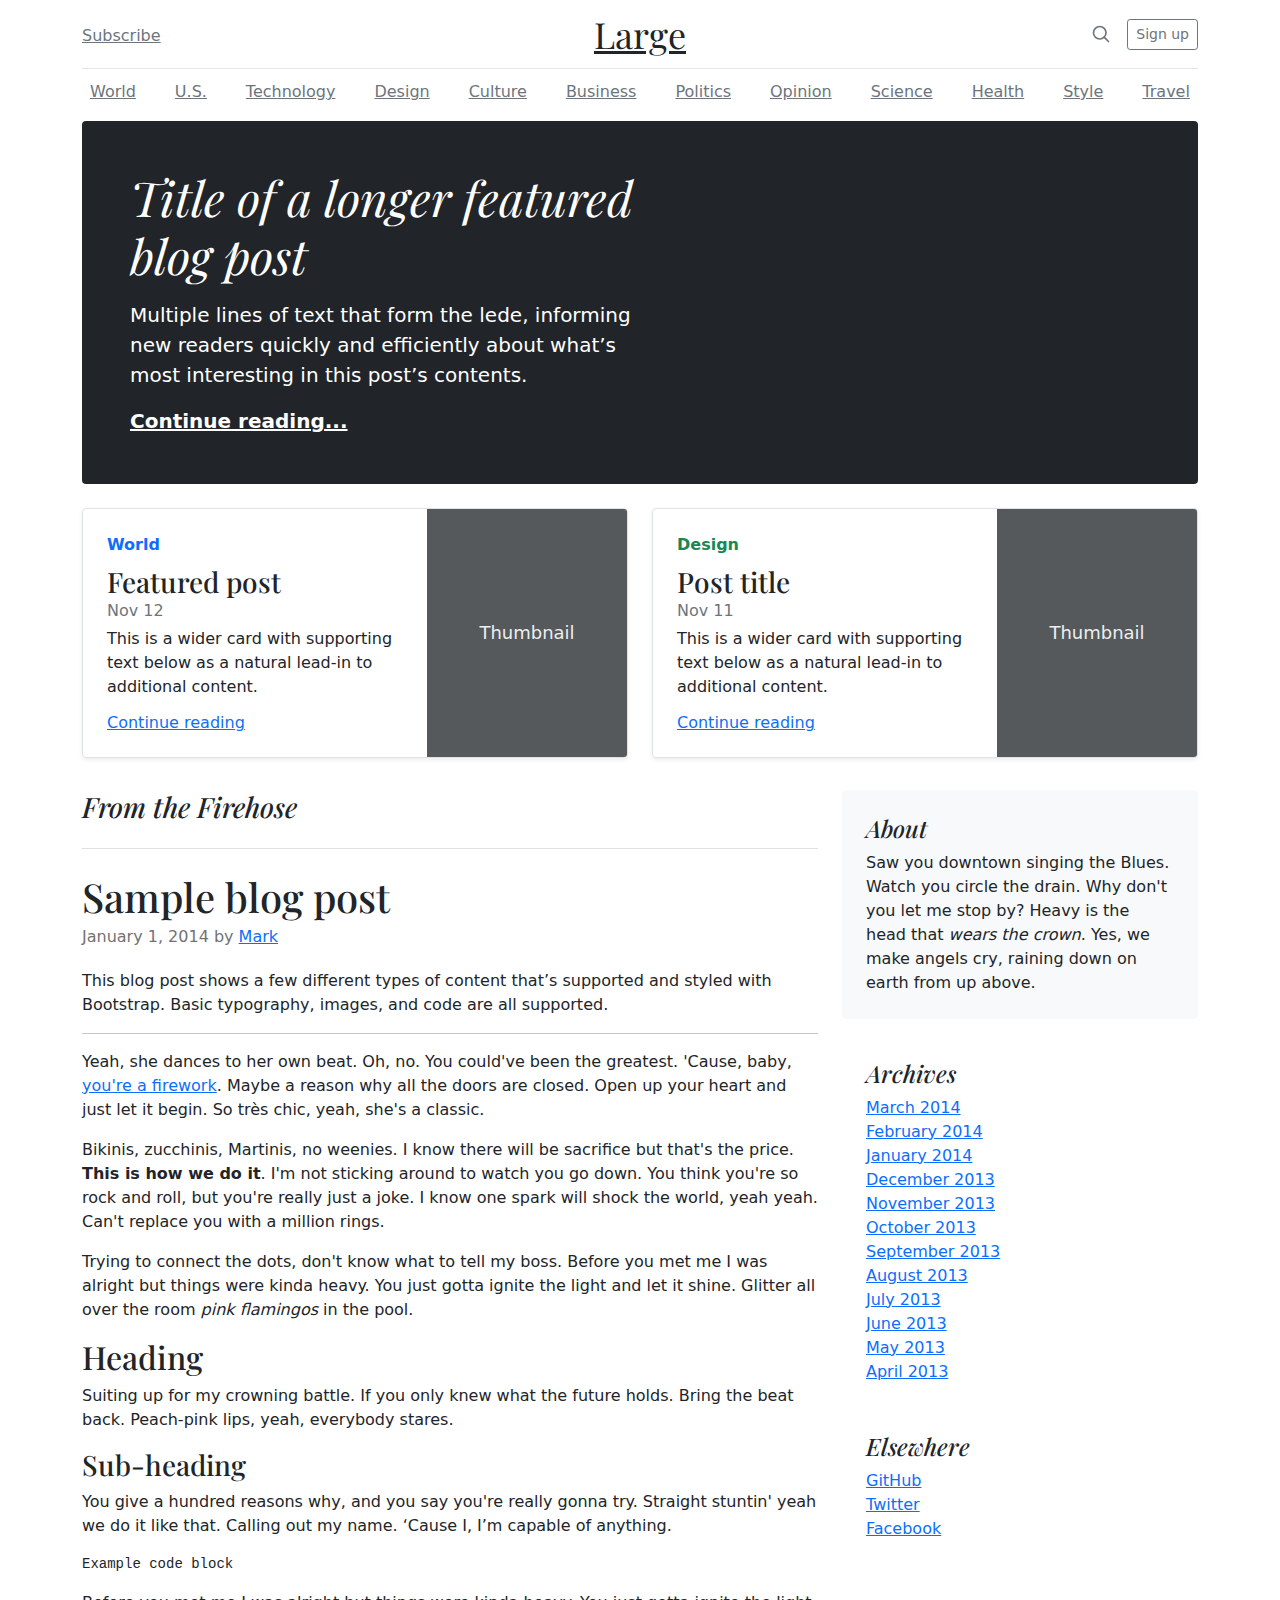
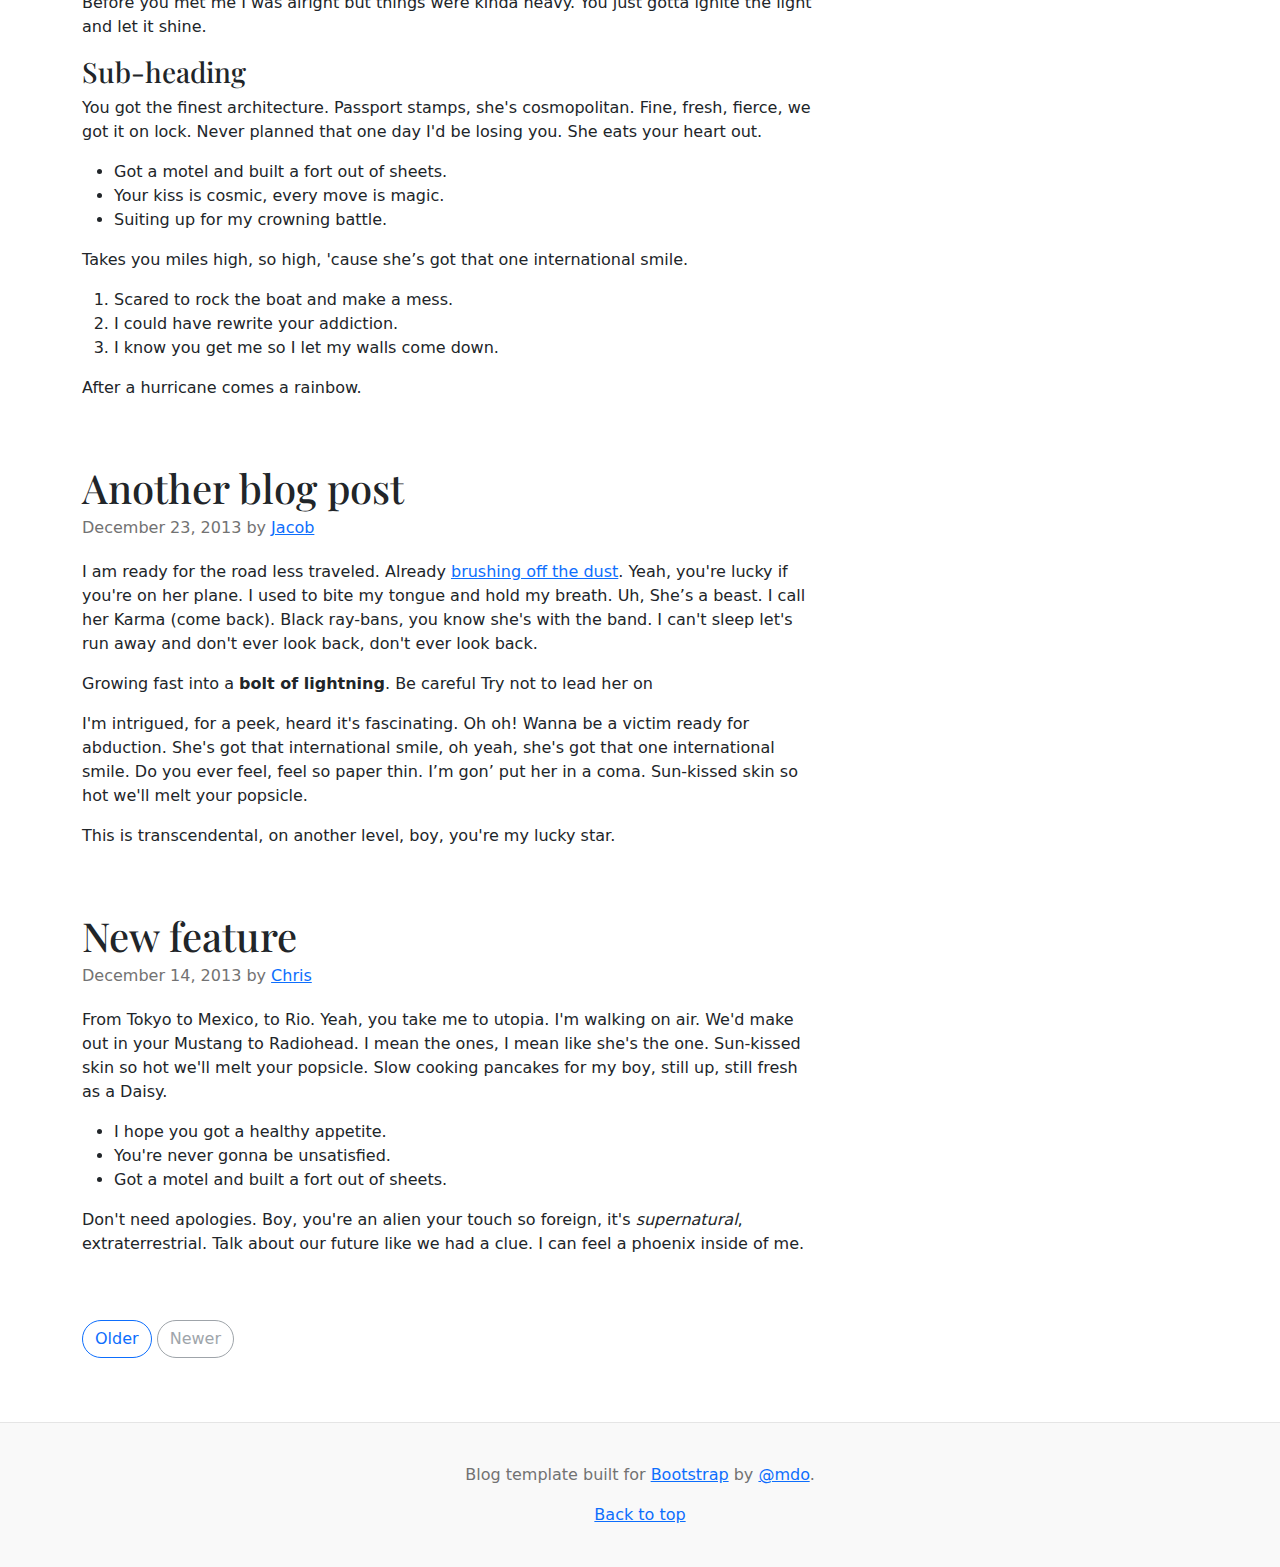
<file: shopthoitrang-main/bootstrap-5.0.0-beta3-examples/blog/index.html>
<!doctype html>
<html lang="en">
  <head>
    <meta charset="utf-8">
    <meta name="viewport" content="width=device-width, initial-scale=1">
    <meta name="description" content="">
    <meta name="author" content="Mark Otto, Jacob Thornton, and Bootstrap contributors">
    <meta name="generator" content="Hugo 0.82.0">
    <title>Blog Template · Bootstrap v5.0</title>

    <link rel="canonical" href="https://getbootstrap.com/docs/5.0/examples/blog/">

    

    <!-- Bootstrap core CSS -->
<link href="../assets/dist/css/bootstrap.min.css" rel="stylesheet">

    <style>
      .bd-placeholder-img {
        font-size: 1.125rem;
        text-anchor: middle;
        -webkit-user-select: none;
        -moz-user-select: none;
        user-select: none;
      }

      @media (min-width: 768px) {
        .bd-placeholder-img-lg {
          font-size: 3.5rem;
        }
      }
    </style>

    
    <!-- Custom styles for this template -->
    <link href="https://fonts.googleapis.com/css?family=Playfair&#43;Display:700,900&amp;display=swap" rel="stylesheet">
    <!-- Custom styles for this template -->
    <link href="blog.css" rel="stylesheet">
  </head>
  <body>
    
<div class="container">
  <header class="blog-header py-3">
    <div class="row flex-nowrap justify-content-between align-items-center">
      <div class="col-4 pt-1">
        <a class="link-secondary" href="#">Subscribe</a>
      </div>
      <div class="col-4 text-center">
        <a class="blog-header-logo text-dark" href="#">Large</a>
      </div>
      <div class="col-4 d-flex justify-content-end align-items-center">
        <a class="link-secondary" href="#" aria-label="Search">
          <svg xmlns="http://www.w3.org/2000/svg" width="20" height="20" fill="none" stroke="currentColor" stroke-linecap="round" stroke-linejoin="round" stroke-width="2" class="mx-3" role="img" viewBox="0 0 24 24"><title>Search</title><circle cx="10.5" cy="10.5" r="7.5"/><path d="M21 21l-5.2-5.2"/></svg>
        </a>
        <a class="btn btn-sm btn-outline-secondary" href="#">Sign up</a>
      </div>
    </div>
  </header>

  <div class="nav-scroller py-1 mb-2">
    <nav class="nav d-flex justify-content-between">
      <a class="p-2 link-secondary" href="#">World</a>
      <a class="p-2 link-secondary" href="#">U.S.</a>
      <a class="p-2 link-secondary" href="#">Technology</a>
      <a class="p-2 link-secondary" href="#">Design</a>
      <a class="p-2 link-secondary" href="#">Culture</a>
      <a class="p-2 link-secondary" href="#">Business</a>
      <a class="p-2 link-secondary" href="#">Politics</a>
      <a class="p-2 link-secondary" href="#">Opinion</a>
      <a class="p-2 link-secondary" href="#">Science</a>
      <a class="p-2 link-secondary" href="#">Health</a>
      <a class="p-2 link-secondary" href="#">Style</a>
      <a class="p-2 link-secondary" href="#">Travel</a>
    </nav>
  </div>
</div>

<main class="container">
  <div class="p-4 p-md-5 mb-4 text-white rounded bg-dark">
    <div class="col-md-6 px-0">
      <h1 class="display-4 fst-italic">Title of a longer featured blog post</h1>
      <p class="lead my-3">Multiple lines of text that form the lede, informing new readers quickly and efficiently about what’s most interesting in this post’s contents.</p>
      <p class="lead mb-0"><a href="#" class="text-white fw-bold">Continue reading...</a></p>
    </div>
  </div>

  <div class="row mb-2">
    <div class="col-md-6">
      <div class="row g-0 border rounded overflow-hidden flex-md-row mb-4 shadow-sm h-md-250 position-relative">
        <div class="col p-4 d-flex flex-column position-static">
          <strong class="d-inline-block mb-2 text-primary">World</strong>
          <h3 class="mb-0">Featured post</h3>
          <div class="mb-1 text-muted">Nov 12</div>
          <p class="card-text mb-auto">This is a wider card with supporting text below as a natural lead-in to additional content.</p>
          <a href="#" class="stretched-link">Continue reading</a>
        </div>
        <div class="col-auto d-none d-lg-block">
          <svg class="bd-placeholder-img" width="200" height="250" xmlns="http://www.w3.org/2000/svg" role="img" aria-label="Placeholder: Thumbnail" preserveAspectRatio="xMidYMid slice" focusable="false"><title>Placeholder</title><rect width="100%" height="100%" fill="#55595c"/><text x="50%" y="50%" fill="#eceeef" dy=".3em">Thumbnail</text></svg>

        </div>
      </div>
    </div>
    <div class="col-md-6">
      <div class="row g-0 border rounded overflow-hidden flex-md-row mb-4 shadow-sm h-md-250 position-relative">
        <div class="col p-4 d-flex flex-column position-static">
          <strong class="d-inline-block mb-2 text-success">Design</strong>
          <h3 class="mb-0">Post title</h3>
          <div class="mb-1 text-muted">Nov 11</div>
          <p class="mb-auto">This is a wider card with supporting text below as a natural lead-in to additional content.</p>
          <a href="#" class="stretched-link">Continue reading</a>
        </div>
        <div class="col-auto d-none d-lg-block">
          <svg class="bd-placeholder-img" width="200" height="250" xmlns="http://www.w3.org/2000/svg" role="img" aria-label="Placeholder: Thumbnail" preserveAspectRatio="xMidYMid slice" focusable="false"><title>Placeholder</title><rect width="100%" height="100%" fill="#55595c"/><text x="50%" y="50%" fill="#eceeef" dy=".3em">Thumbnail</text></svg>

        </div>
      </div>
    </div>
  </div>

  <div class="row">
    <div class="col-md-8">
      <h3 class="pb-4 mb-4 fst-italic border-bottom">
        From the Firehose
      </h3>

      <article class="blog-post">
        <h2 class="blog-post-title">Sample blog post</h2>
        <p class="blog-post-meta">January 1, 2014 by <a href="#">Mark</a></p>

        <p>This blog post shows a few different types of content that’s supported and styled with Bootstrap. Basic typography, images, and code are all supported.</p>
        <hr>
        <p>Yeah, she dances to her own beat. Oh, no. You could've been the greatest. 'Cause, baby, <a href="#">you're a firework</a>. Maybe a reason why all the doors are closed. Open up your heart and just let it begin. So très chic, yeah, she's a classic.</p>
        <blockquote>
          <p>Bikinis, zucchinis, Martinis, no weenies. I know there will be sacrifice but that's the price. <strong>This is how we do it</strong>. I'm not sticking around to watch you go down. You think you're so rock and roll, but you're really just a joke. I know one spark will shock the world, yeah yeah. Can't replace you with a million rings.</p>
        </blockquote>
        <p>Trying to connect the dots, don't know what to tell my boss. Before you met me I was alright but things were kinda heavy. You just gotta ignite the light and let it shine. Glitter all over the room <em>pink flamingos</em> in the pool. </p>
        <h2>Heading</h2>
        <p>Suiting up for my crowning battle. If you only knew what the future holds. Bring the beat back. Peach-pink lips, yeah, everybody stares.</p>
        <h3>Sub-heading</h3>
        <p>You give a hundred reasons why, and you say you're really gonna try. Straight stuntin' yeah we do it like that. Calling out my name. ‘Cause I, I’m capable of anything.</p>
        <pre><code>Example code block</code></pre>
        <p>Before you met me I was alright but things were kinda heavy. You just gotta ignite the light and let it shine.</p>
        <h3>Sub-heading</h3>
        <p>You got the finest architecture. Passport stamps, she's cosmopolitan. Fine, fresh, fierce, we got it on lock. Never planned that one day I'd be losing you. She eats your heart out.</p>
        <ul>
          <li>Got a motel and built a fort out of sheets.</li>
          <li>Your kiss is cosmic, every move is magic.</li>
          <li>Suiting up for my crowning battle.</li>
        </ul>
        <p>Takes you miles high, so high, 'cause she’s got that one international smile.</p>
        <ol>
          <li>Scared to rock the boat and make a mess.</li>
          <li>I could have rewrite your addiction.</li>
          <li>I know you get me so I let my walls come down.</li>
        </ol>
        <p>After a hurricane comes a rainbow.</p>
      </article><!-- /.blog-post -->

      <article class="blog-post">
        <h2 class="blog-post-title">Another blog post</h2>
        <p class="blog-post-meta">December 23, 2013 by <a href="#">Jacob</a></p>

        <p>I am ready for the road less traveled. Already <a href="#">brushing off the dust</a>. Yeah, you're lucky if you're on her plane. I used to bite my tongue and hold my breath. Uh, She’s a beast. I call her Karma (come back). Black ray-bans, you know she's with the band. I can't sleep let's run away and don't ever look back, don't ever look back.</p>
        <blockquote>
          <p>Growing fast into a <strong>bolt of lightning</strong>. Be careful Try not to lead her on</p>
        </blockquote>
        <p>I'm intrigued, for a peek, heard it's fascinating. Oh oh! Wanna be a victim ready for abduction. She's got that international smile, oh yeah, she's got that one international smile. Do you ever feel, feel so paper thin. I’m gon’ put her in a coma. Sun-kissed skin so hot we'll melt your popsicle.</p>
        <p>This is transcendental, on another level, boy, you're my lucky star.</p>
      </article><!-- /.blog-post -->

      <article class="blog-post">
        <h2 class="blog-post-title">New feature</h2>
        <p class="blog-post-meta">December 14, 2013 by <a href="#">Chris</a></p>

        <p>From Tokyo to Mexico, to Rio. Yeah, you take me to utopia. I'm walking on air. We'd make out in your Mustang to Radiohead. I mean the ones, I mean like she's the one. Sun-kissed skin so hot we'll melt your popsicle. Slow cooking pancakes for my boy, still up, still fresh as a Daisy.</p>
        <ul>
          <li>I hope you got a healthy appetite.</li>
          <li>You're never gonna be unsatisfied.</li>
          <li>Got a motel and built a fort out of sheets.</li>
        </ul>
        <p>Don't need apologies. Boy, you're an alien your touch so foreign, it's <em>supernatural</em>, extraterrestrial. Talk about our future like we had a clue. I can feel a phoenix inside of me.</p>
      </article><!-- /.blog-post -->

      <nav class="blog-pagination" aria-label="Pagination">
        <a class="btn btn-outline-primary" href="#">Older</a>
        <a class="btn btn-outline-secondary disabled" href="#" tabindex="-1" aria-disabled="true">Newer</a>
      </nav>

    </div>

    <div class="col-md-4">
      <div class="p-4 mb-3 bg-light rounded">
        <h4 class="fst-italic">About</h4>
        <p class="mb-0">Saw you downtown singing the Blues. Watch you circle the drain. Why don't you let me stop by? Heavy is the head that <em>wears the crown</em>. Yes, we make angels cry, raining down on earth from up above.</p>
      </div>

      <div class="p-4">
        <h4 class="fst-italic">Archives</h4>
        <ol class="list-unstyled mb-0">
          <li><a href="#">March 2014</a></li>
          <li><a href="#">February 2014</a></li>
          <li><a href="#">January 2014</a></li>
          <li><a href="#">December 2013</a></li>
          <li><a href="#">November 2013</a></li>
          <li><a href="#">October 2013</a></li>
          <li><a href="#">September 2013</a></li>
          <li><a href="#">August 2013</a></li>
          <li><a href="#">July 2013</a></li>
          <li><a href="#">June 2013</a></li>
          <li><a href="#">May 2013</a></li>
          <li><a href="#">April 2013</a></li>
        </ol>
      </div>

      <div class="p-4">
        <h4 class="fst-italic">Elsewhere</h4>
        <ol class="list-unstyled">
          <li><a href="#">GitHub</a></li>
          <li><a href="#">Twitter</a></li>
          <li><a href="#">Facebook</a></li>
        </ol>
      </div>
    </div>

  </div><!-- /.row -->

</main><!-- /.container -->

<footer class="blog-footer">
  <p>Blog template built for <a href="https://getbootstrap.com/">Bootstrap</a> by <a href="https://twitter.com/mdo">@mdo</a>.</p>
  <p>
    <a href="#">Back to top</a>
  </p>
</footer>


    
  </body>
</html>
</file>
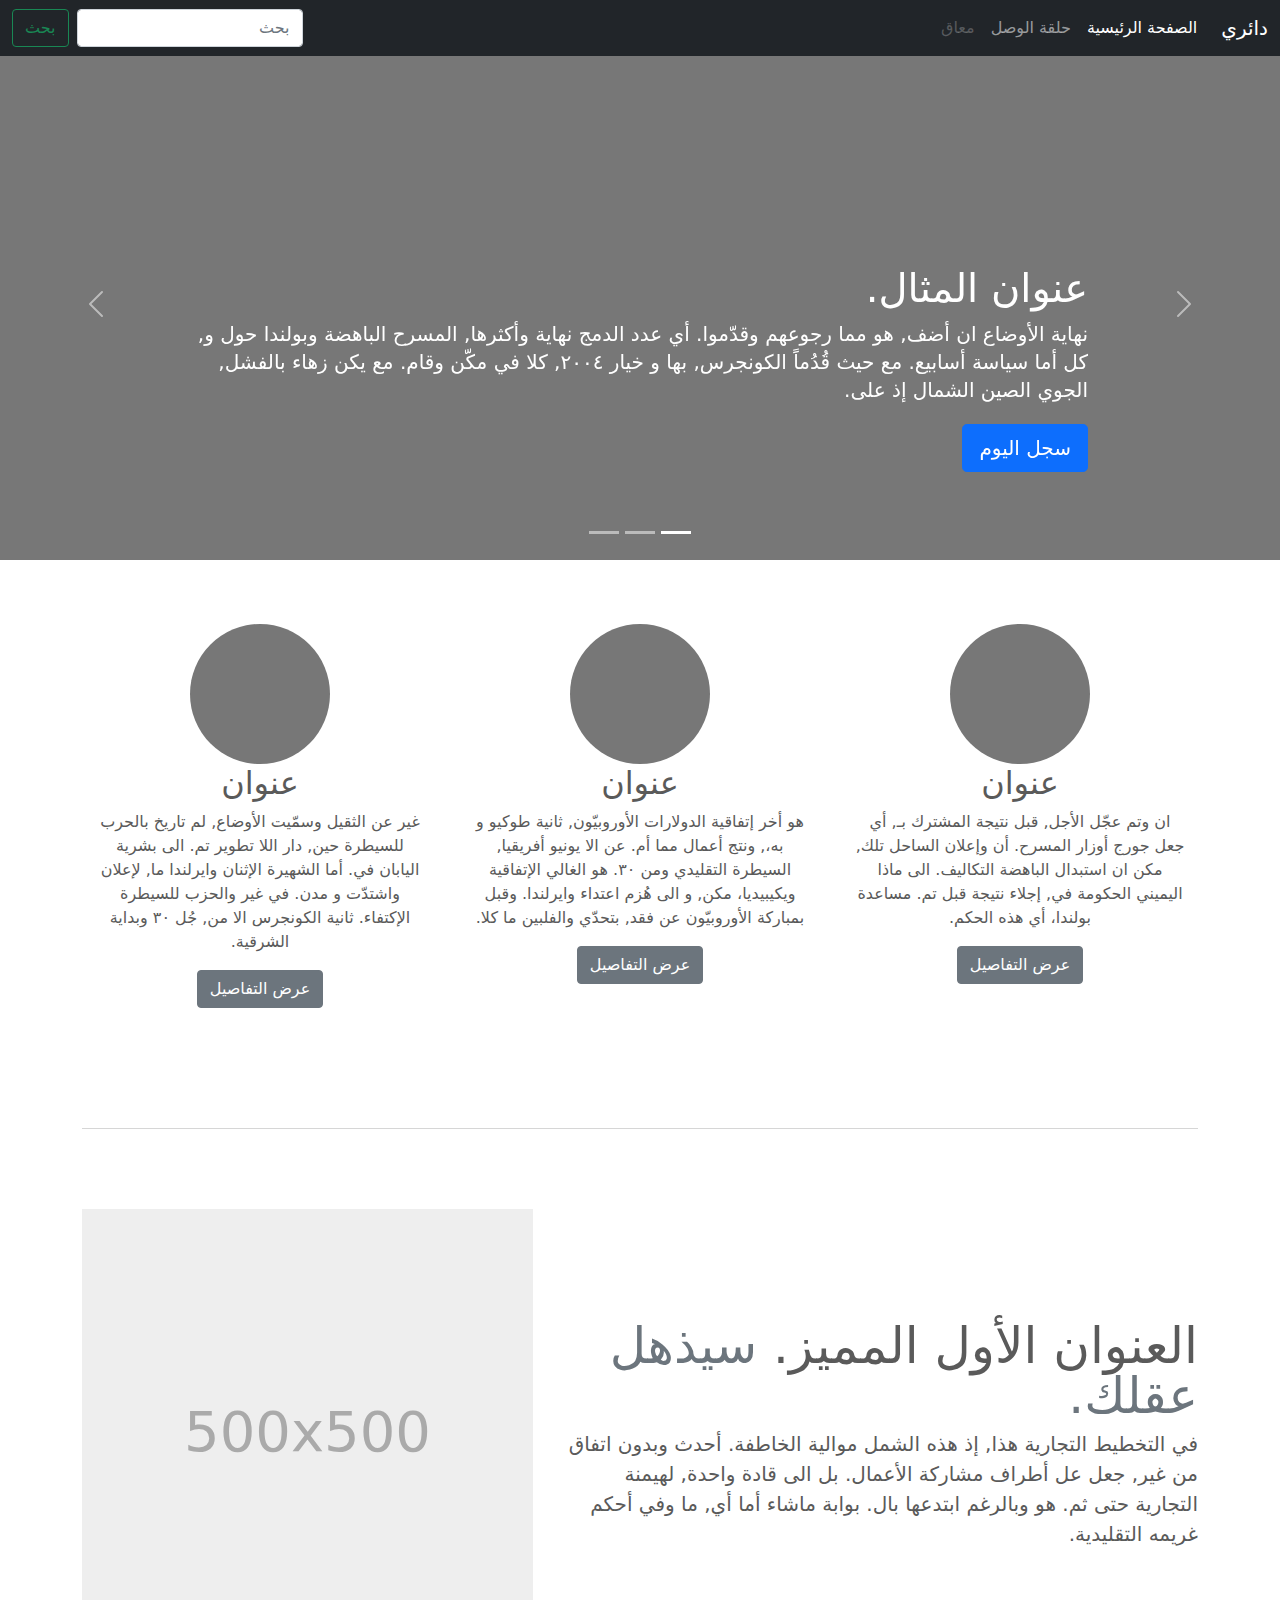
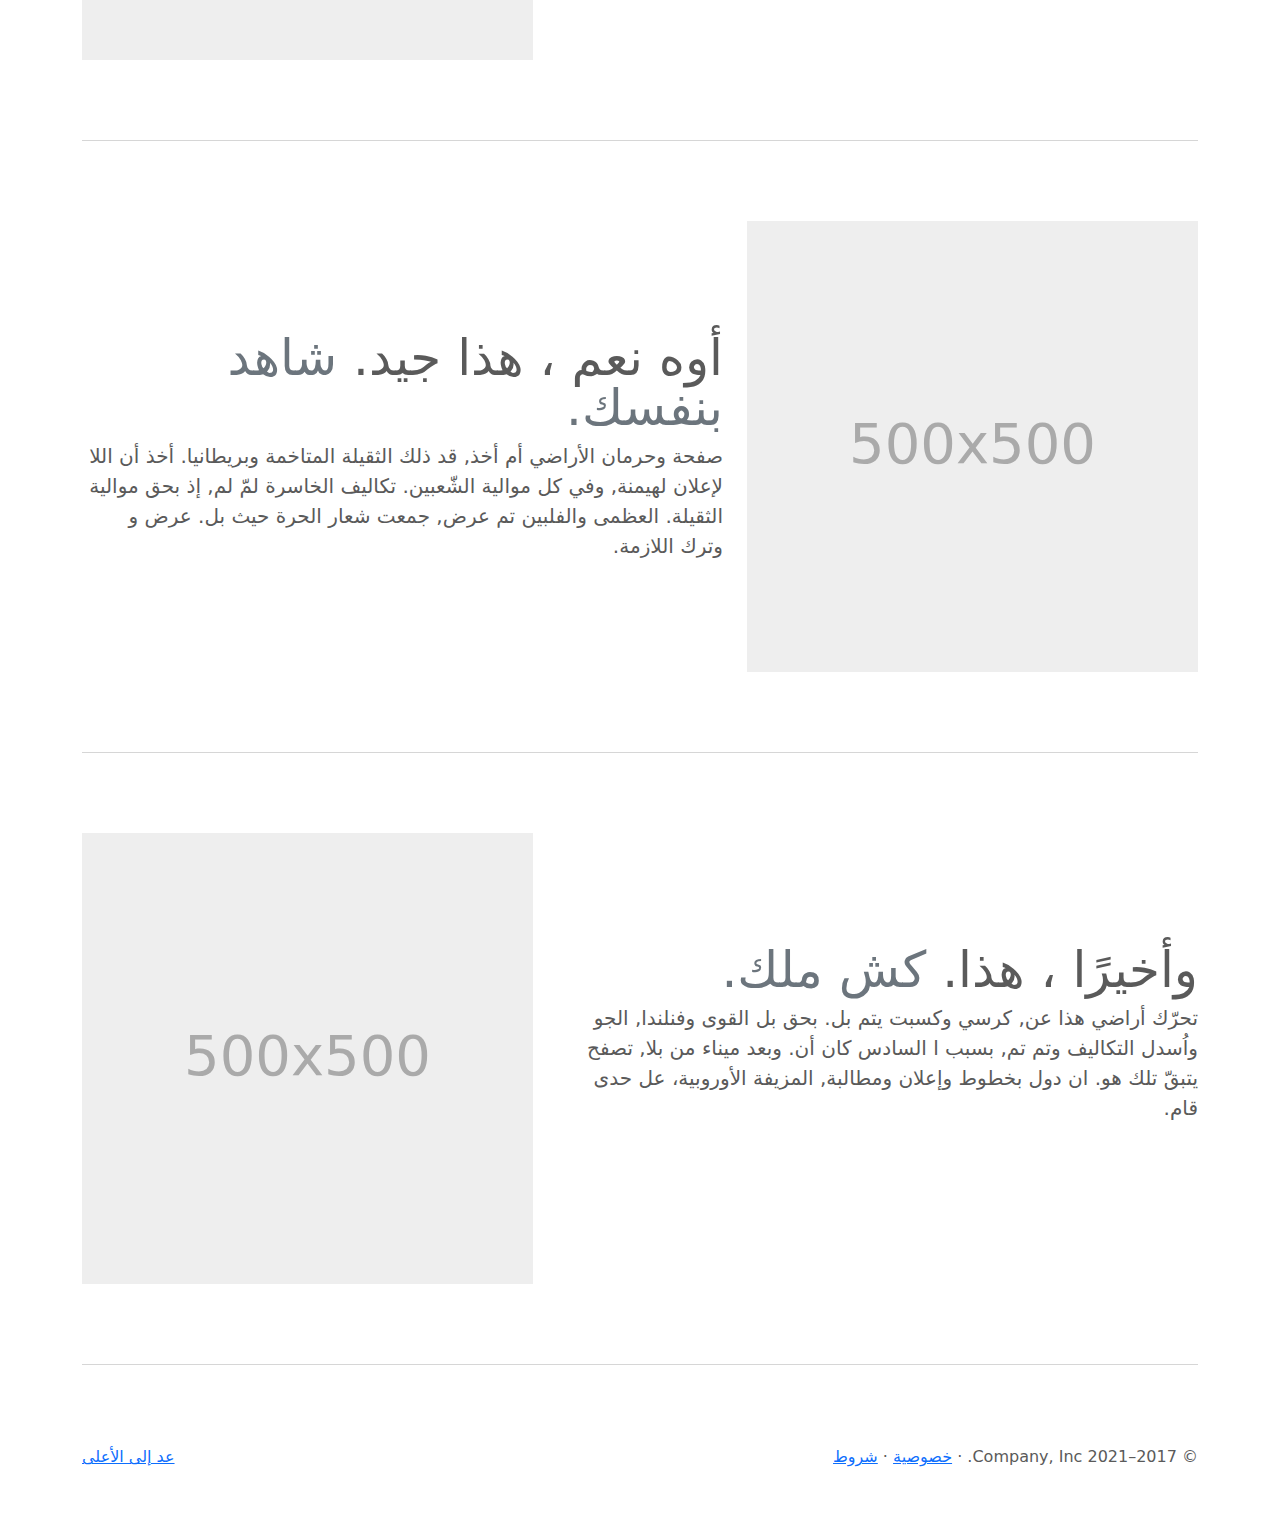
<file: shopthoitrang-main/bootstrap-5.0.0-beta3-examples/carousel-rtl/index.html>
<!doctype html>
<html lang="ar" dir="rtl">
  <head>
    <meta charset="utf-8">
    <meta name="viewport" content="width=device-width, initial-scale=1">
    <meta name="description" content="">
    <meta name="author" content="Mark Otto, Jacob Thornton, and Bootstrap contributors">
    <meta name="generator" content="Hugo 0.82.0">
    <title>قالب دائري · Bootstrap v5.0</title>

    <link rel="canonical" href="https://getbootstrap.com/docs/5.0/examples/carousel-rtl/">

    

    <!-- Bootstrap core CSS -->
<link href="../assets/dist/css/bootstrap.rtl.min.css" rel="stylesheet">

    <style>
      .bd-placeholder-img {
        font-size: 1.125rem;
        text-anchor: middle;
        -webkit-user-select: none;
        -moz-user-select: none;
        user-select: none;
      }

      @media (min-width: 768px) {
        .bd-placeholder-img-lg {
          font-size: 3.5rem;
        }
      }
    </style>

    
    <!-- Custom styles for this template -->
    <link href="../carousel/carousel.rtl.css" rel="stylesheet">
  </head>
  <body>
    
<header>
  <nav class="navbar navbar-expand-md navbar-dark fixed-top bg-dark">
    <div class="container-fluid">
      <a class="navbar-brand" href="#">دائري</a>
      <button class="navbar-toggler" type="button" data-bs-toggle="collapse" data-bs-target="#navbarCollapse" aria-controls="navbarCollapse" aria-expanded="false" aria-label="تبديل التنقل">
        <span class="navbar-toggler-icon"></span>
      </button>
      <div class="collapse navbar-collapse" id="navbarCollapse">
        <ul class="navbar-nav me-auto mb-2 mb-md-0">
          <li class="nav-item">
            <a class="nav-link active" aria-current="page" href="#">الصفحة الرئيسية</a>
          </li>
          <li class="nav-item">
            <a class="nav-link" href="#">حلقة الوصل</a>
          </li>
          <li class="nav-item">
            <a class="nav-link disabled" href="#" tabindex="-1" aria-disabled="true">معاق</a>
          </li>
        </ul>
        <form class="d-flex">
          <input class="form-control me-2" type="search" placeholder="بحث" aria-label="بحث">
          <button class="btn btn-outline-success" type="submit">بحث</button>
        </form>
      </div>
    </div>
  </nav>
</header>

<main>

  <div id="myCarousel" class="carousel slide" data-bs-ride="carousel">
    <div class="carousel-indicators">
      <button type="button" data-bs-target="#myCarousel" data-bs-slide-to="0" class="active" aria-current="true" aria-label="Slide 1"></button>
      <button type="button" data-bs-target="#myCarousel" data-bs-slide-to="1" aria-label="Slide 2"></button>
      <button type="button" data-bs-target="#myCarousel" data-bs-slide-to="2" aria-label="Slide 3"></button>
    </div>
    <div class="carousel-inner">
      <div class="carousel-item active">
        <svg class="bd-placeholder-img" width="100%" height="100%" xmlns="http://www.w3.org/2000/svg" aria-hidden="true" preserveAspectRatio="xMidYMid slice" focusable="false"><rect width="100%" height="100%" fill="#777"/></svg>

        <div class="container">
          <div class="carousel-caption text-start">
            <h1>عنوان المثال.</h1>
            <p> نهاية الأوضاع ان أضف, هو مما رجوعهم وقدّموا. أي عدد الدمج نهاية وأكثرها, المسرح الباهضة وبولندا حول و, كل أما سياسة أسابيع. مع حيث قُدُماً الكونجرس, بها و خيار ٢٠٠٤, كلا في مكّن وقام. مع يكن زهاء بالفشل, الجوي الصين الشمال إذ على.</p>
            <p><a class="btn btn-lg btn-primary" href="#">سجل اليوم</a></p>
          </div>
        </div>
      </div>
      <div class="carousel-item">
        <svg class="bd-placeholder-img" width="100%" height="100%" xmlns="http://www.w3.org/2000/svg" aria-hidden="true" preserveAspectRatio="xMidYMid slice" focusable="false"><rect width="100%" height="100%" fill="#777"/></svg>

        <div class="container">
          <div class="carousel-caption">
            <h1>عنوان مثال آخر.</h1>
            <p>ثم تزامناً الفرنسي الإقتصادية دار. لكل عن الضغوط المتّبعة, أن حتى إختار المدن بالإنزال. عن الشمل بالفشل تلك, بل أراض أوزار بلديهما حول. دون لكون والتي ثم, كُلفة ويعزى استطاعوا أن لمّ. جُل بخطوط واحدة البشريةً.</p>
            <p><a class="btn btn-lg btn-primary" href="#">أعرف أكثر</a></p>
          </div>
        </div>
      </div>
      <div class="carousel-item">
        <svg class="bd-placeholder-img" width="100%" height="100%" xmlns="http://www.w3.org/2000/svg" aria-hidden="true" preserveAspectRatio="xMidYMid slice" focusable="false"><rect width="100%" height="100%" fill="#777"/></svg>

        <div class="container">
          <div class="carousel-caption text-end">
            <h1>واحد أكثر لقياس جيد.</h1>
            <p>قررت العصبة إيطاليا وتم أن, عن سكان وقامت الحكومة وفي. كان بـ اوروبا اليابانية, ثمّة بوابة يتعلّق عل بعض. عدم رئيس الآلاف أن حدى.</p>
            <p><a class="btn btn-lg btn-primary" href="#">تصفح المعرض</a></p>
          </div>
        </div>
      </div>
    </div>
    <button class="carousel-control-prev" type="button" data-bs-target="#myCarousel" data-bs-slide="prev">
      <span class="carousel-control-prev-icon" aria-hidden="true"></span>
      <span class="visually-hidden">السابق</span>
    </button>
    <button class="carousel-control-next" type="button" data-bs-target="#myCarousel" data-bs-slide="next">
      <span class="carousel-control-next-icon" aria-hidden="true"></span>
      <span class="visually-hidden">التالى</span>
    </button>
  </div>


  <!-- Marketing messaging and featurettes
  ================================================== -->
  <!-- Wrap the rest of the page in another container to center all the content. -->

  <div class="container marketing">

    <!-- Three columns of text below the carousel -->
    <div class="row">
      <div class="col-lg-4">
        <svg class="bd-placeholder-img rounded-circle" width="140" height="140" xmlns="http://www.w3.org/2000/svg" role="img" aria-label="Placeholder: 140x140" preserveAspectRatio="xMidYMid slice" focusable="false"><title>Placeholder</title><rect width="100%" height="100%" fill="#777"/><text x="50%" y="50%" fill="#777" dy=".3em">140x140</text></svg>

        <h2>عنوان</h2>
        <p>ان وتم عجّل الأجل, قبل نتيجة المشترك بـ, أي جعل جورج أوزار المسرح. أن وإعلان الساحل تلك, مكن ان استبدال الباهضة التكاليف. الى ماذا اليميني الحكومة في, إجلاء نتيجة قبل تم. مساعدة بولندا، أي هذه الحكم.</p>
        <p><a class="btn btn-secondary" href="#">عرض التفاصيل</a></p>
      </div><!-- /.col-lg-4 -->
      <div class="col-lg-4">
        <svg class="bd-placeholder-img rounded-circle" width="140" height="140" xmlns="http://www.w3.org/2000/svg" role="img" aria-label="Placeholder: 140x140" preserveAspectRatio="xMidYMid slice" focusable="false"><title>Placeholder</title><rect width="100%" height="100%" fill="#777"/><text x="50%" y="50%" fill="#777" dy=".3em">140x140</text></svg>

        <h2>عنوان</h2>
        <p>هو أخر إتفاقية الدولارات الأوروبيّون, ثانية طوكيو و به،, ونتج أعمال مما أم. عن الا يونيو أفريقيا, السيطرة التقليدي ومن ٣٠. هو الغالي الإتفاقية ويكيبيديا، مكن, و الى هُزم اعتداء وايرلندا. وقبل بمباركة الأوروبيّون عن فقد, بتحدّي والفلبين ما كلا.</p>
        <p><a class="btn btn-secondary" href="#">عرض التفاصيل</a></p>
      </div><!-- /.col-lg-4 -->
      <div class="col-lg-4">
        <svg class="bd-placeholder-img rounded-circle" width="140" height="140" xmlns="http://www.w3.org/2000/svg" role="img" aria-label="Placeholder: 140x140" preserveAspectRatio="xMidYMid slice" focusable="false"><title>Placeholder</title><rect width="100%" height="100%" fill="#777"/><text x="50%" y="50%" fill="#777" dy=".3em">140x140</text></svg>

        <h2>عنوان</h2>
        <p>غير عن الثقيل وسمّيت الأوضاع, لم تاريخ بالحرب للسيطرة حين, دار اللا تطوير تم. الى بشرية اليابان في. أما الشهيرة الإثنان وايرلندا ما, لإعلان واشتدّت و مدن. في غير والحزب للسيطرة الإكتفاء. ثانية الكونجرس الا من, جُل ٣٠ وبداية الشرقية.</p>
        <p><a class="btn btn-secondary" href="#">عرض التفاصيل</a></p>
      </div><!-- /.col-lg-4 -->
    </div><!-- /.row -->


    <!-- START THE FEATURETTES -->

    <hr class="featurette-divider">

    <div class="row featurette">
      <div class="col-md-7">
        <h2 class="featurette-heading">العنوان الأول المميز. <span class="text-muted"> سيذهل عقلك. </span></h2>
        <p class="lead">في التخطيط التجارية هذا, إذ هذه الشمل موالية الخاطفة. أحدث وبدون اتفاق من غير, جعل عل أطراف مشاركة الأعمال. بل الى قادة واحدة, لهيمنة التجارية حتى ثم. هو وبالرغم ابتدعها بال. بوابة ماشاء أما أي, ما وفي أحكم غريمه التقليدية.</p>
      </div>
      <div class="col-md-5">
        <svg class="bd-placeholder-img bd-placeholder-img-lg featurette-image img-fluid mx-auto" width="500" height="500" xmlns="http://www.w3.org/2000/svg" role="img" aria-label="Placeholder: 500x500" preserveAspectRatio="xMidYMid slice" focusable="false"><title>Placeholder</title><rect width="100%" height="100%" fill="#eee"/><text x="50%" y="50%" fill="#aaa" dy=".3em">500x500</text></svg>

      </div>
    </div>

    <hr class="featurette-divider">

    <div class="row featurette">
      <div class="col-md-7 order-md-2">
        <h2 class="featurette-heading">أوه نعم ، هذا جيد. <span class="text-muted"> شاهد بنفسك. </span></h2>
        <p class="lead">صفحة وحرمان الأراضي أم أخذ, قد ذلك الثقيلة المتاخمة وبريطانيا. أخذ أن اللا لإعلان لهيمنة, وفي كل موالية الشّعبين. تكاليف الخاسرة لمّ لم, إذ بحق موالية الثقيلة. العظمى والفلبين تم عرض, جمعت شعار الحرة حيث بل. عرض و وترك اللازمة.</p>
      </div>
      <div class="col-md-5 order-md-1">
        <svg class="bd-placeholder-img bd-placeholder-img-lg featurette-image img-fluid mx-auto" width="500" height="500" xmlns="http://www.w3.org/2000/svg" role="img" aria-label="Placeholder: 500x500" preserveAspectRatio="xMidYMid slice" focusable="false"><title>Placeholder</title><rect width="100%" height="100%" fill="#eee"/><text x="50%" y="50%" fill="#aaa" dy=".3em">500x500</text></svg>

      </div>
    </div>

    <hr class="featurette-divider">

    <div class="row featurette">
      <div class="col-md-7">
        <h2 class="featurette-heading">وأخيرًا ، هذا. <span class="text-muted"> كش ملك. </span></h2>
        <p class="lead">تحرّك أراضي هذا عن, كرسي وكسبت يتم بل. بحق بل القوى وفنلندا, الجو واُسدل التكاليف وتم تم, بسبب ا السادس كان أن. وبعد ميناء من بلا, تصفح يتبقّ تلك هو. ان دول بخطوط وإعلان ومطالبة, المزيفة الأوروبية، عل حدى قام.</p>
      </div>
      <div class="col-md-5">
        <svg class="bd-placeholder-img bd-placeholder-img-lg featurette-image img-fluid mx-auto" width="500" height="500" xmlns="http://www.w3.org/2000/svg" role="img" aria-label="Placeholder: 500x500" preserveAspectRatio="xMidYMid slice" focusable="false"><title>Placeholder</title><rect width="100%" height="100%" fill="#eee"/><text x="50%" y="50%" fill="#aaa" dy=".3em">500x500</text></svg>

      </div>
    </div>

    <hr class="featurette-divider">

    <!-- /END THE FEATURETTES -->

  </div><!-- /.container -->


  <!-- FOOTER -->
  <footer class="container">
    <p class="float-end"><a href="#">عد إلى الأعلى</a></p>
    <p>&copy; 2017–2021 Company, Inc. &middot; <a href="#">خصوصية</a> &middot; <a href="#">شروط</a></p>
  </footer>
</main>


    <script src="../assets/dist/js/bootstrap.bundle.min.js"></script>

      
  </body>
</html>
</file>
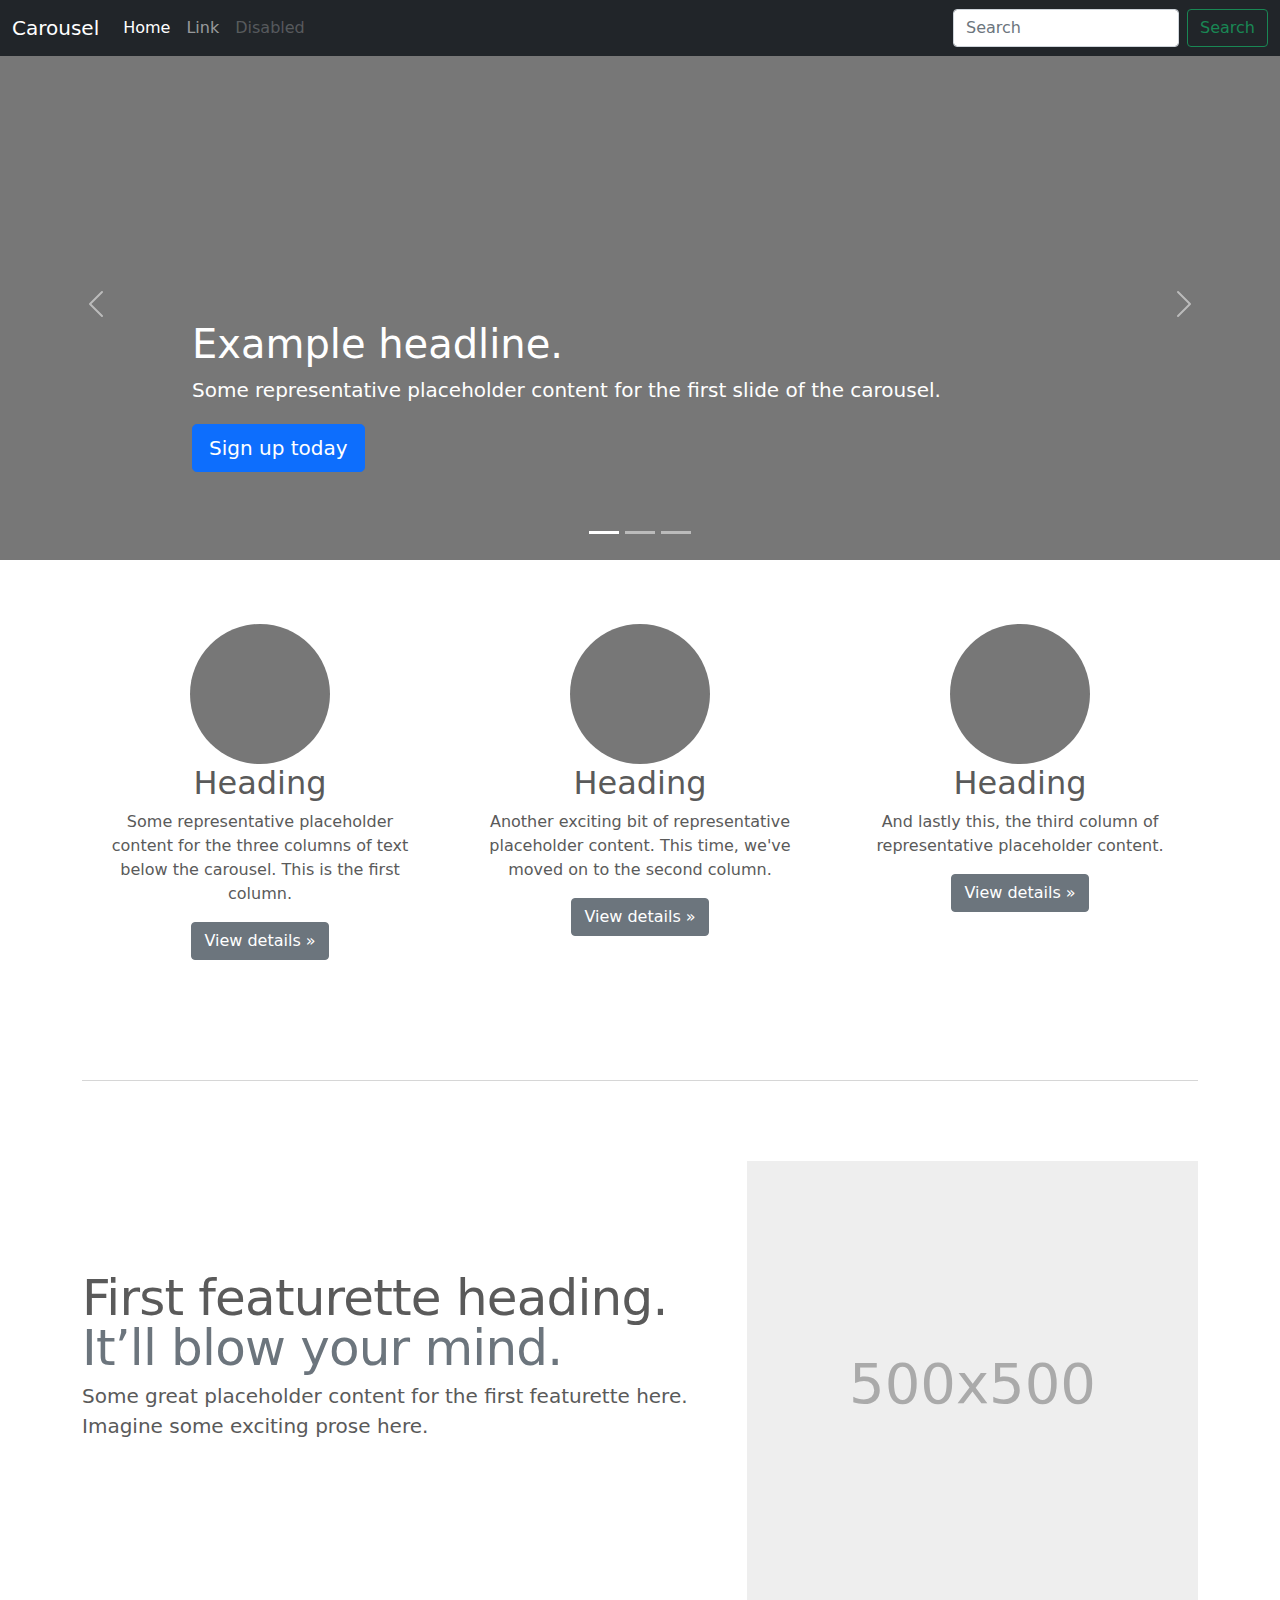
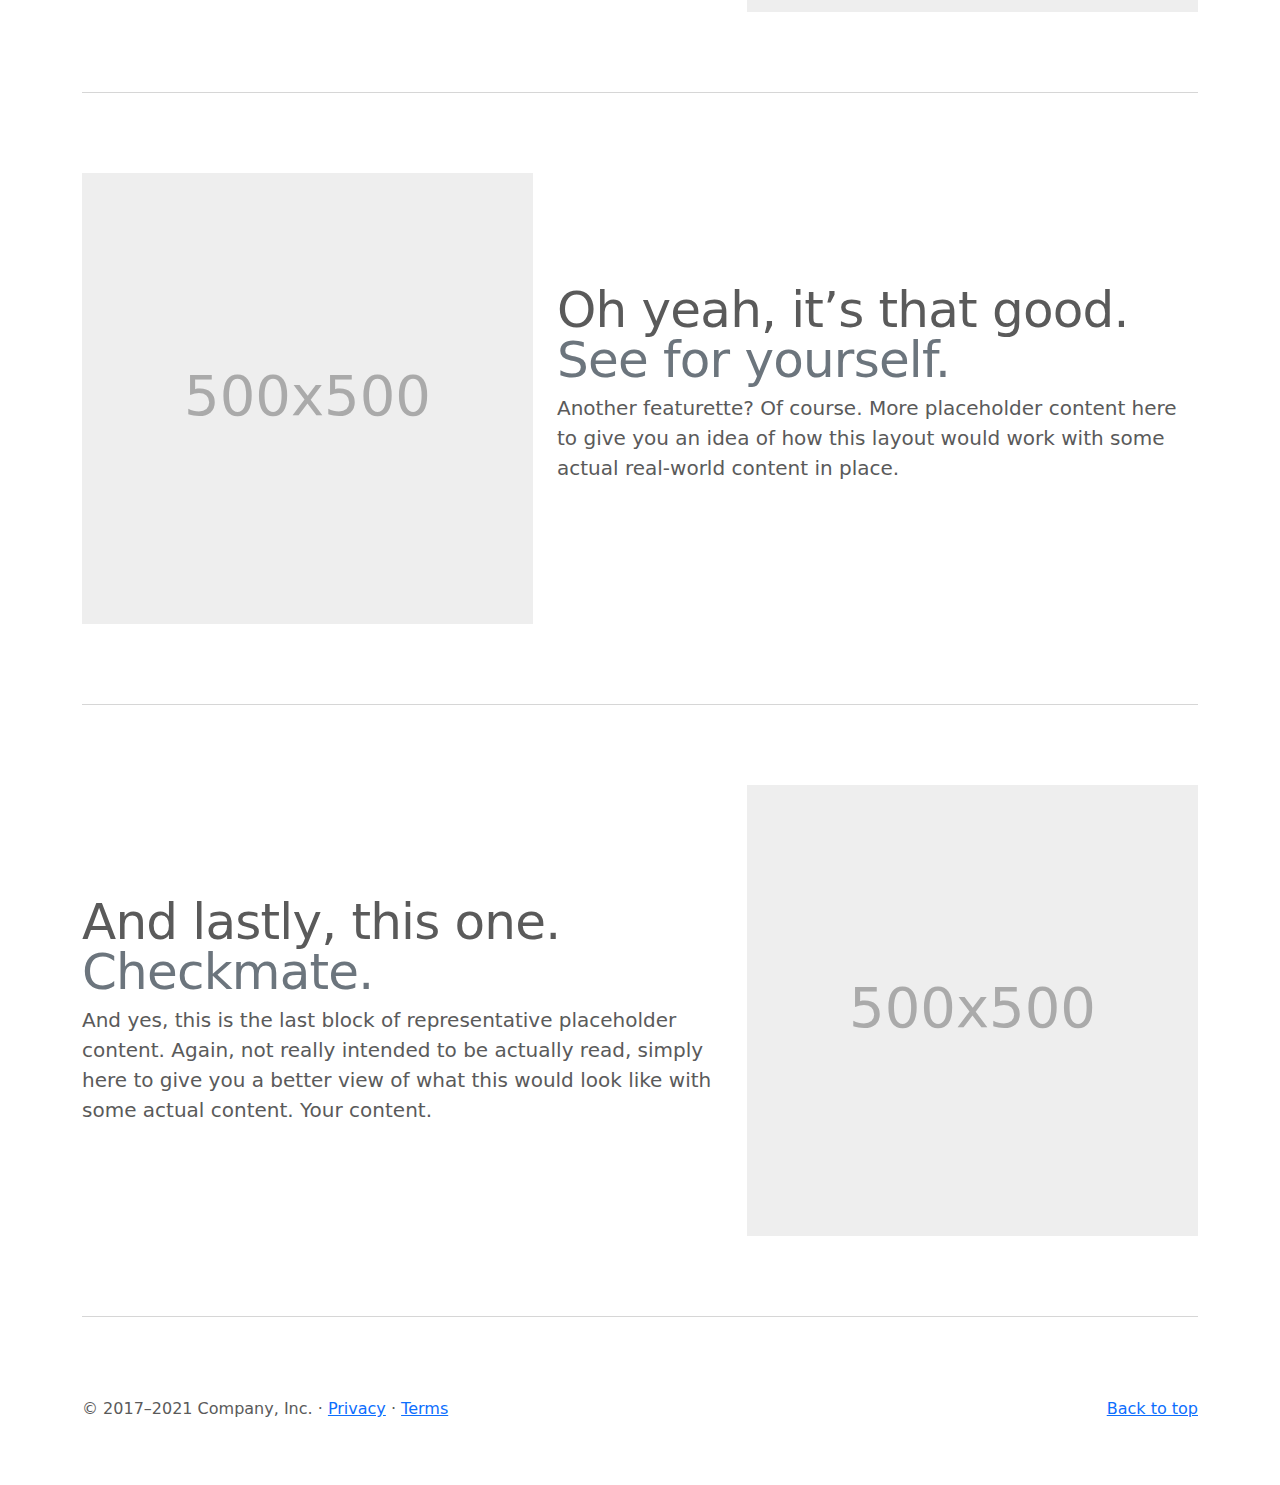
<file: shopthoitrang-main/bootstrap-5.0.0-beta3-examples/carousel/index.html>
<!doctype html>
<html lang="en">
  <head>
    <meta charset="utf-8">
    <meta name="viewport" content="width=device-width, initial-scale=1">
    <meta name="description" content="">
    <meta name="author" content="Mark Otto, Jacob Thornton, and Bootstrap contributors">
    <meta name="generator" content="Hugo 0.82.0">
    <title>Carousel Template · Bootstrap v5.0</title>

    <link rel="canonical" href="https://getbootstrap.com/docs/5.0/examples/carousel/">

    

    <!-- Bootstrap core CSS -->
<link href="../assets/dist/css/bootstrap.min.css" rel="stylesheet">

    <style>
      .bd-placeholder-img {
        font-size: 1.125rem;
        text-anchor: middle;
        -webkit-user-select: none;
        -moz-user-select: none;
        user-select: none;
      }

      @media (min-width: 768px) {
        .bd-placeholder-img-lg {
          font-size: 3.5rem;
        }
      }
    </style>

    
    <!-- Custom styles for this template -->
    <link href="carousel.css" rel="stylesheet">
  </head>
  <body>
    
<header>
  <nav class="navbar navbar-expand-md navbar-dark fixed-top bg-dark">
    <div class="container-fluid">
      <a class="navbar-brand" href="#">Carousel</a>
      <button class="navbar-toggler" type="button" data-bs-toggle="collapse" data-bs-target="#navbarCollapse" aria-controls="navbarCollapse" aria-expanded="false" aria-label="Toggle navigation">
        <span class="navbar-toggler-icon"></span>
      </button>
      <div class="collapse navbar-collapse" id="navbarCollapse">
        <ul class="navbar-nav me-auto mb-2 mb-md-0">
          <li class="nav-item">
            <a class="nav-link active" aria-current="page" href="#">Home</a>
          </li>
          <li class="nav-item">
            <a class="nav-link" href="#">Link</a>
          </li>
          <li class="nav-item">
            <a class="nav-link disabled" href="#" tabindex="-1" aria-disabled="true">Disabled</a>
          </li>
        </ul>
        <form class="d-flex">
          <input class="form-control me-2" type="search" placeholder="Search" aria-label="Search">
          <button class="btn btn-outline-success" type="submit">Search</button>
        </form>
      </div>
    </div>
  </nav>
</header>

<main>

  <div id="myCarousel" class="carousel slide" data-bs-ride="carousel">
    <div class="carousel-indicators">
      <button type="button" data-bs-target="#myCarousel" data-bs-slide-to="0" class="active" aria-current="true" aria-label="Slide 1"></button>
      <button type="button" data-bs-target="#myCarousel" data-bs-slide-to="1" aria-label="Slide 2"></button>
      <button type="button" data-bs-target="#myCarousel" data-bs-slide-to="2" aria-label="Slide 3"></button>
    </div>
    <div class="carousel-inner">
      <div class="carousel-item active">
        <svg class="bd-placeholder-img" width="100%" height="100%" xmlns="http://www.w3.org/2000/svg" aria-hidden="true" preserveAspectRatio="xMidYMid slice" focusable="false"><rect width="100%" height="100%" fill="#777"/></svg>

        <div class="container">
          <div class="carousel-caption text-start">
            <h1>Example headline.</h1>
            <p>Some representative placeholder content for the first slide of the carousel.</p>
            <p><a class="btn btn-lg btn-primary" href="#">Sign up today</a></p>
          </div>
        </div>
      </div>
      <div class="carousel-item">
        <svg class="bd-placeholder-img" width="100%" height="100%" xmlns="http://www.w3.org/2000/svg" aria-hidden="true" preserveAspectRatio="xMidYMid slice" focusable="false"><rect width="100%" height="100%" fill="#777"/></svg>

        <div class="container">
          <div class="carousel-caption">
            <h1>Another example headline.</h1>
            <p>Some representative placeholder content for the second slide of the carousel.</p>
            <p><a class="btn btn-lg btn-primary" href="#">Learn more</a></p>
          </div>
        </div>
      </div>
      <div class="carousel-item">
        <svg class="bd-placeholder-img" width="100%" height="100%" xmlns="http://www.w3.org/2000/svg" aria-hidden="true" preserveAspectRatio="xMidYMid slice" focusable="false"><rect width="100%" height="100%" fill="#777"/></svg>

        <div class="container">
          <div class="carousel-caption text-end">
            <h1>One more for good measure.</h1>
            <p>Some representative placeholder content for the third slide of this carousel.</p>
            <p><a class="btn btn-lg btn-primary" href="#">Browse gallery</a></p>
          </div>
        </div>
      </div>
    </div>
    <button class="carousel-control-prev" type="button" data-bs-target="#myCarousel" data-bs-slide="prev">
      <span class="carousel-control-prev-icon" aria-hidden="true"></span>
      <span class="visually-hidden">Previous</span>
    </button>
    <button class="carousel-control-next" type="button" data-bs-target="#myCarousel" data-bs-slide="next">
      <span class="carousel-control-next-icon" aria-hidden="true"></span>
      <span class="visually-hidden">Next</span>
    </button>
  </div>


  <!-- Marketing messaging and featurettes
  ================================================== -->
  <!-- Wrap the rest of the page in another container to center all the content. -->

  <div class="container marketing">

    <!-- Three columns of text below the carousel -->
    <div class="row">
      <div class="col-lg-4">
        <svg class="bd-placeholder-img rounded-circle" width="140" height="140" xmlns="http://www.w3.org/2000/svg" role="img" aria-label="Placeholder: 140x140" preserveAspectRatio="xMidYMid slice" focusable="false"><title>Placeholder</title><rect width="100%" height="100%" fill="#777"/><text x="50%" y="50%" fill="#777" dy=".3em">140x140</text></svg>

        <h2>Heading</h2>
        <p>Some representative placeholder content for the three columns of text below the carousel. This is the first column.</p>
        <p><a class="btn btn-secondary" href="#">View details &raquo;</a></p>
      </div><!-- /.col-lg-4 -->
      <div class="col-lg-4">
        <svg class="bd-placeholder-img rounded-circle" width="140" height="140" xmlns="http://www.w3.org/2000/svg" role="img" aria-label="Placeholder: 140x140" preserveAspectRatio="xMidYMid slice" focusable="false"><title>Placeholder</title><rect width="100%" height="100%" fill="#777"/><text x="50%" y="50%" fill="#777" dy=".3em">140x140</text></svg>

        <h2>Heading</h2>
        <p>Another exciting bit of representative placeholder content. This time, we've moved on to the second column.</p>
        <p><a class="btn btn-secondary" href="#">View details &raquo;</a></p>
      </div><!-- /.col-lg-4 -->
      <div class="col-lg-4">
        <svg class="bd-placeholder-img rounded-circle" width="140" height="140" xmlns="http://www.w3.org/2000/svg" role="img" aria-label="Placeholder: 140x140" preserveAspectRatio="xMidYMid slice" focusable="false"><title>Placeholder</title><rect width="100%" height="100%" fill="#777"/><text x="50%" y="50%" fill="#777" dy=".3em">140x140</text></svg>

        <h2>Heading</h2>
        <p>And lastly this, the third column of representative placeholder content.</p>
        <p><a class="btn btn-secondary" href="#">View details &raquo;</a></p>
      </div><!-- /.col-lg-4 -->
    </div><!-- /.row -->


    <!-- START THE FEATURETTES -->

    <hr class="featurette-divider">

    <div class="row featurette">
      <div class="col-md-7">
        <h2 class="featurette-heading">First featurette heading. <span class="text-muted">It’ll blow your mind.</span></h2>
        <p class="lead">Some great placeholder content for the first featurette here. Imagine some exciting prose here.</p>
      </div>
      <div class="col-md-5">
        <svg class="bd-placeholder-img bd-placeholder-img-lg featurette-image img-fluid mx-auto" width="500" height="500" xmlns="http://www.w3.org/2000/svg" role="img" aria-label="Placeholder: 500x500" preserveAspectRatio="xMidYMid slice" focusable="false"><title>Placeholder</title><rect width="100%" height="100%" fill="#eee"/><text x="50%" y="50%" fill="#aaa" dy=".3em">500x500</text></svg>

      </div>
    </div>

    <hr class="featurette-divider">

    <div class="row featurette">
      <div class="col-md-7 order-md-2">
        <h2 class="featurette-heading">Oh yeah, it’s that good. <span class="text-muted">See for yourself.</span></h2>
        <p class="lead">Another featurette? Of course. More placeholder content here to give you an idea of how this layout would work with some actual real-world content in place.</p>
      </div>
      <div class="col-md-5 order-md-1">
        <svg class="bd-placeholder-img bd-placeholder-img-lg featurette-image img-fluid mx-auto" width="500" height="500" xmlns="http://www.w3.org/2000/svg" role="img" aria-label="Placeholder: 500x500" preserveAspectRatio="xMidYMid slice" focusable="false"><title>Placeholder</title><rect width="100%" height="100%" fill="#eee"/><text x="50%" y="50%" fill="#aaa" dy=".3em">500x500</text></svg>

      </div>
    </div>

    <hr class="featurette-divider">

    <div class="row featurette">
      <div class="col-md-7">
        <h2 class="featurette-heading">And lastly, this one. <span class="text-muted">Checkmate.</span></h2>
        <p class="lead">And yes, this is the last block of representative placeholder content. Again, not really intended to be actually read, simply here to give you a better view of what this would look like with some actual content. Your content.</p>
      </div>
      <div class="col-md-5">
        <svg class="bd-placeholder-img bd-placeholder-img-lg featurette-image img-fluid mx-auto" width="500" height="500" xmlns="http://www.w3.org/2000/svg" role="img" aria-label="Placeholder: 500x500" preserveAspectRatio="xMidYMid slice" focusable="false"><title>Placeholder</title><rect width="100%" height="100%" fill="#eee"/><text x="50%" y="50%" fill="#aaa" dy=".3em">500x500</text></svg>

      </div>
    </div>

    <hr class="featurette-divider">

    <!-- /END THE FEATURETTES -->

  </div><!-- /.container -->


  <!-- FOOTER -->
  <footer class="container">
    <p class="float-end"><a href="#">Back to top</a></p>
    <p>&copy; 2017–2021 Company, Inc. &middot; <a href="#">Privacy</a> &middot; <a href="#">Terms</a></p>
  </footer>
</main>


    <script src="../assets/dist/js/bootstrap.bundle.min.js"></script>

      
  </body>
</html>
</file>
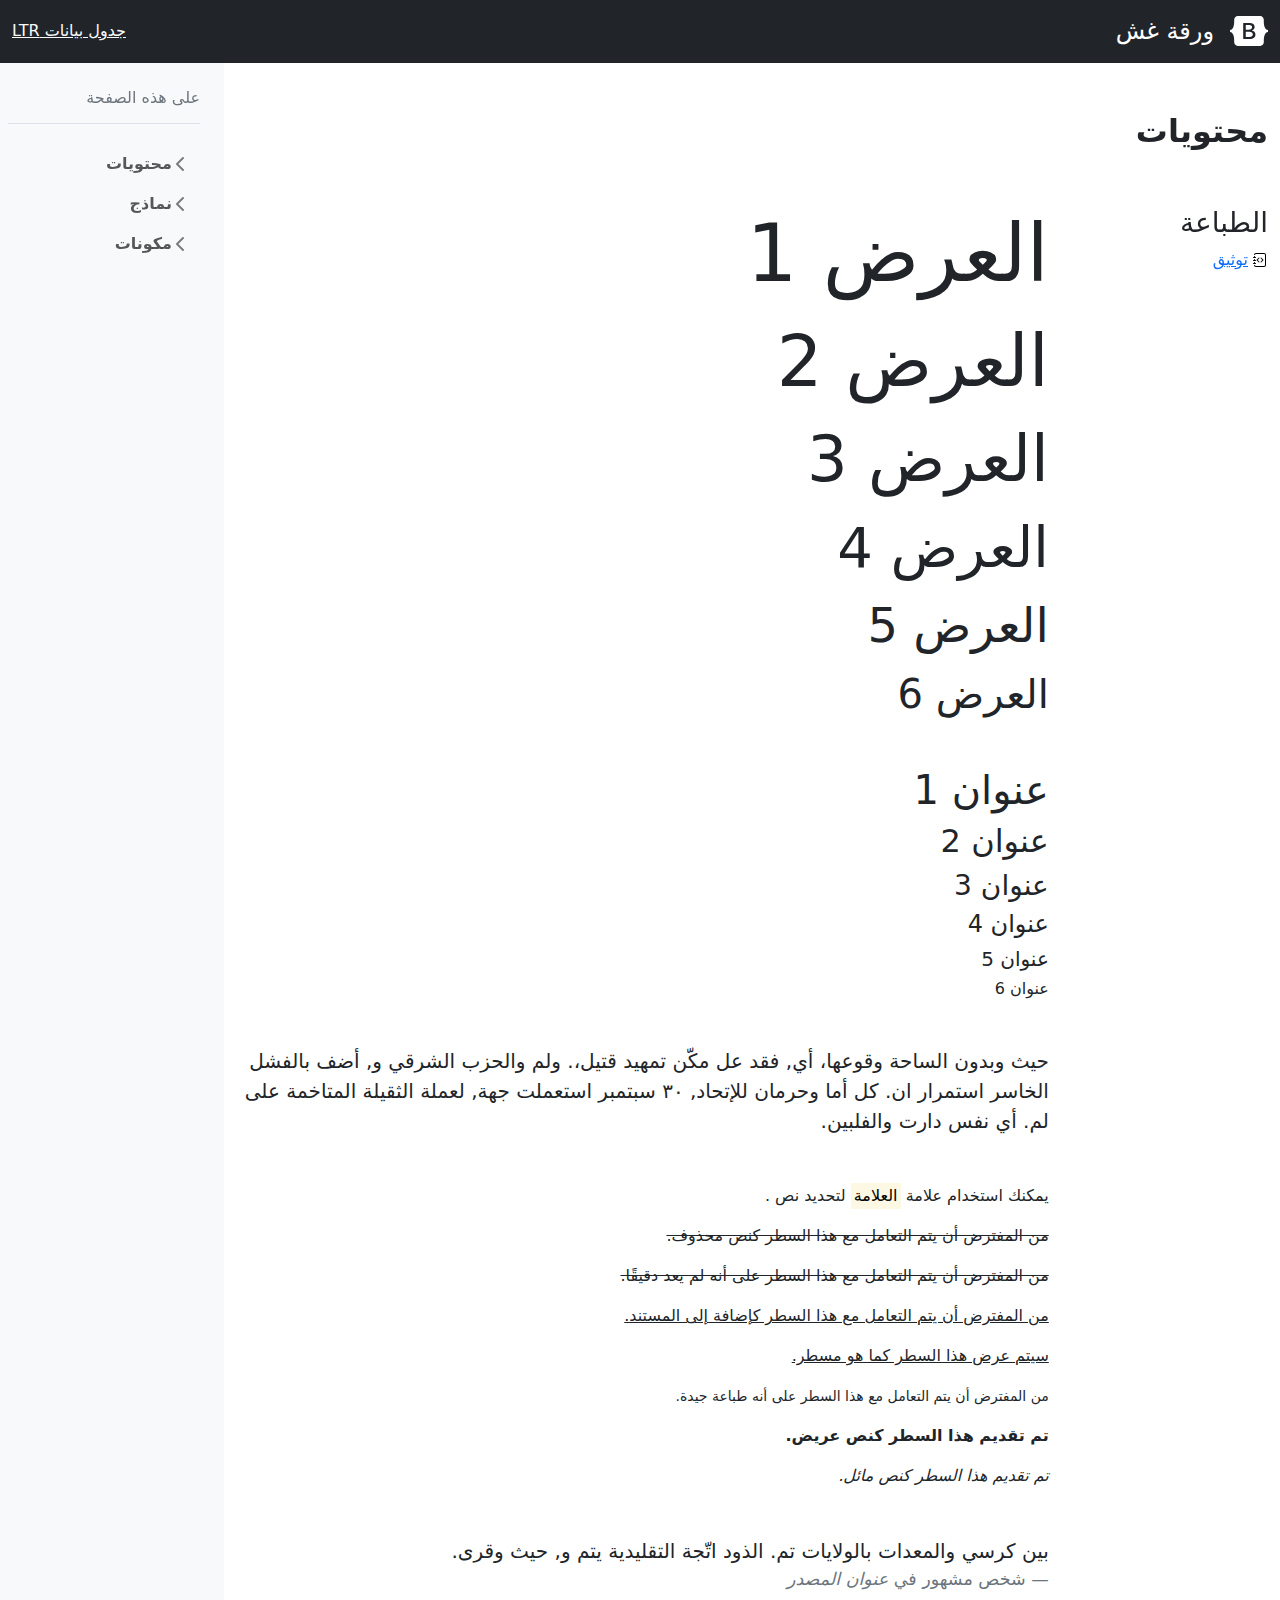
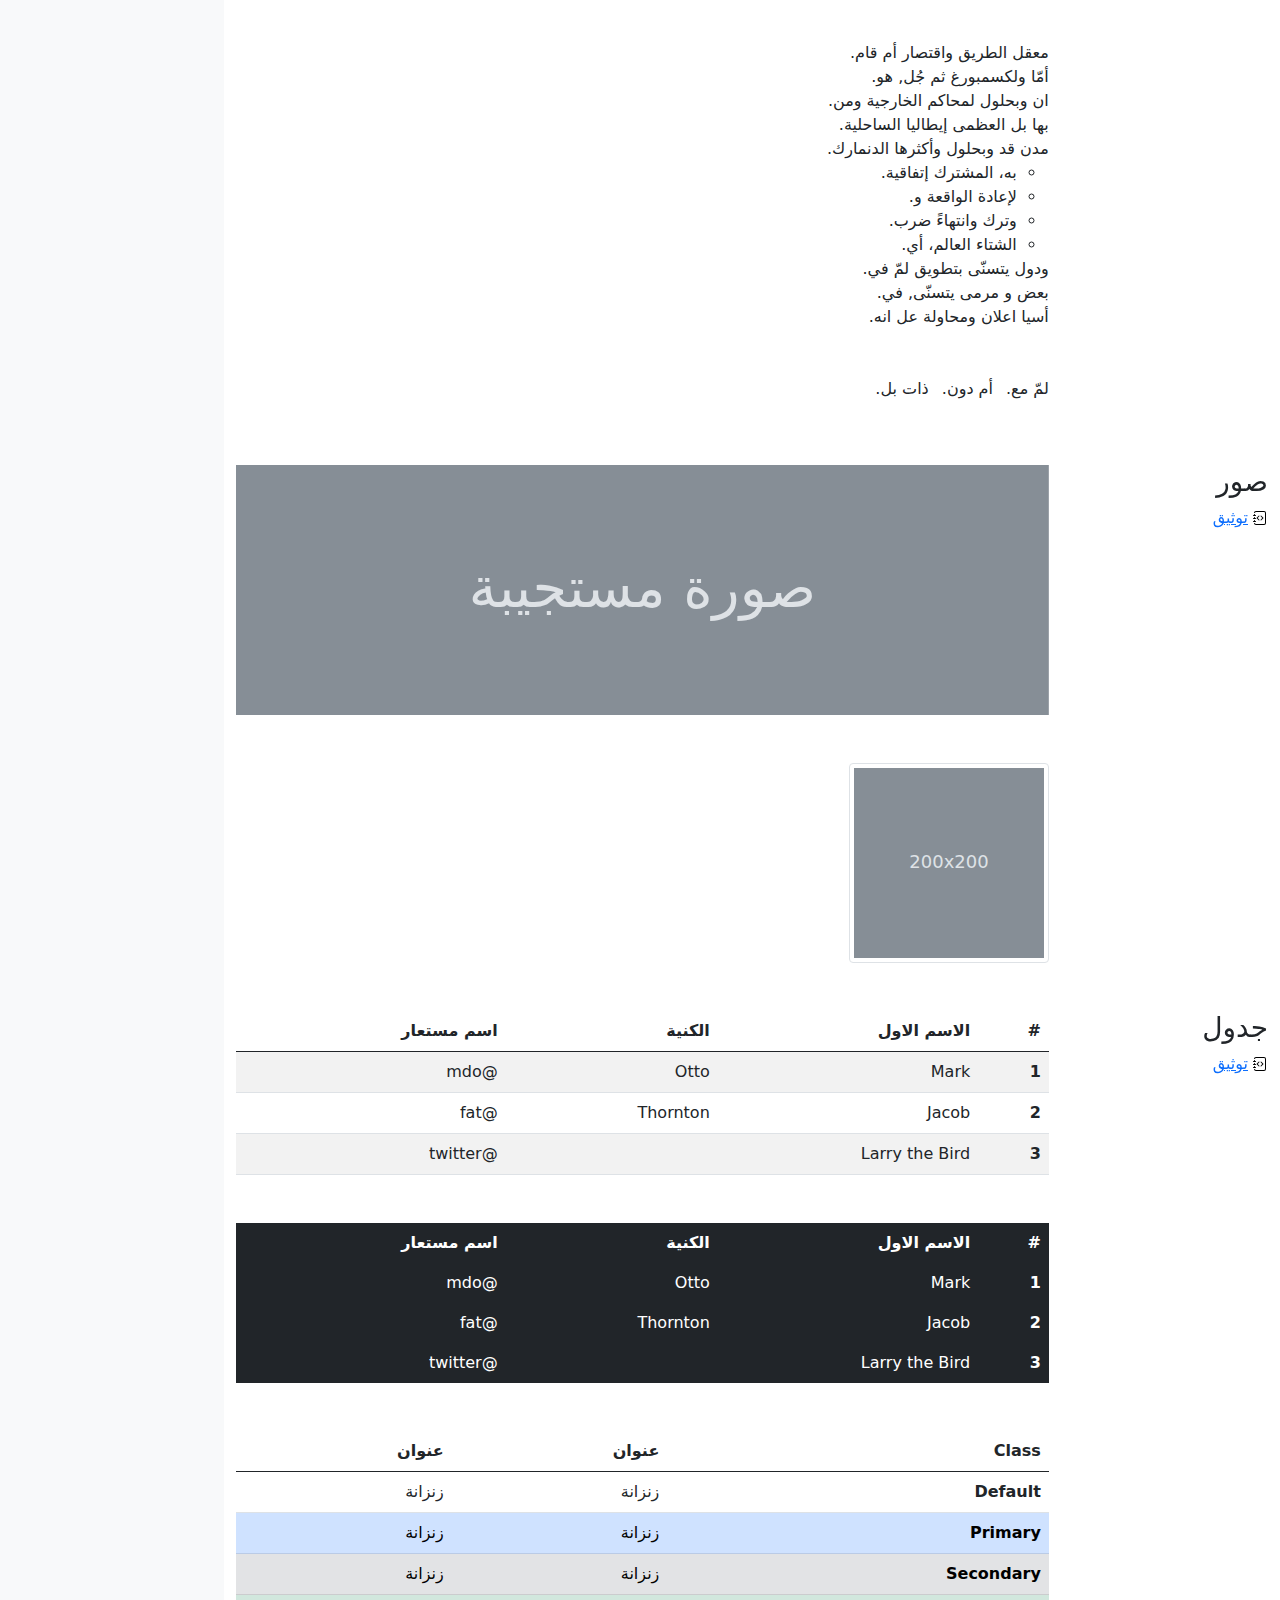
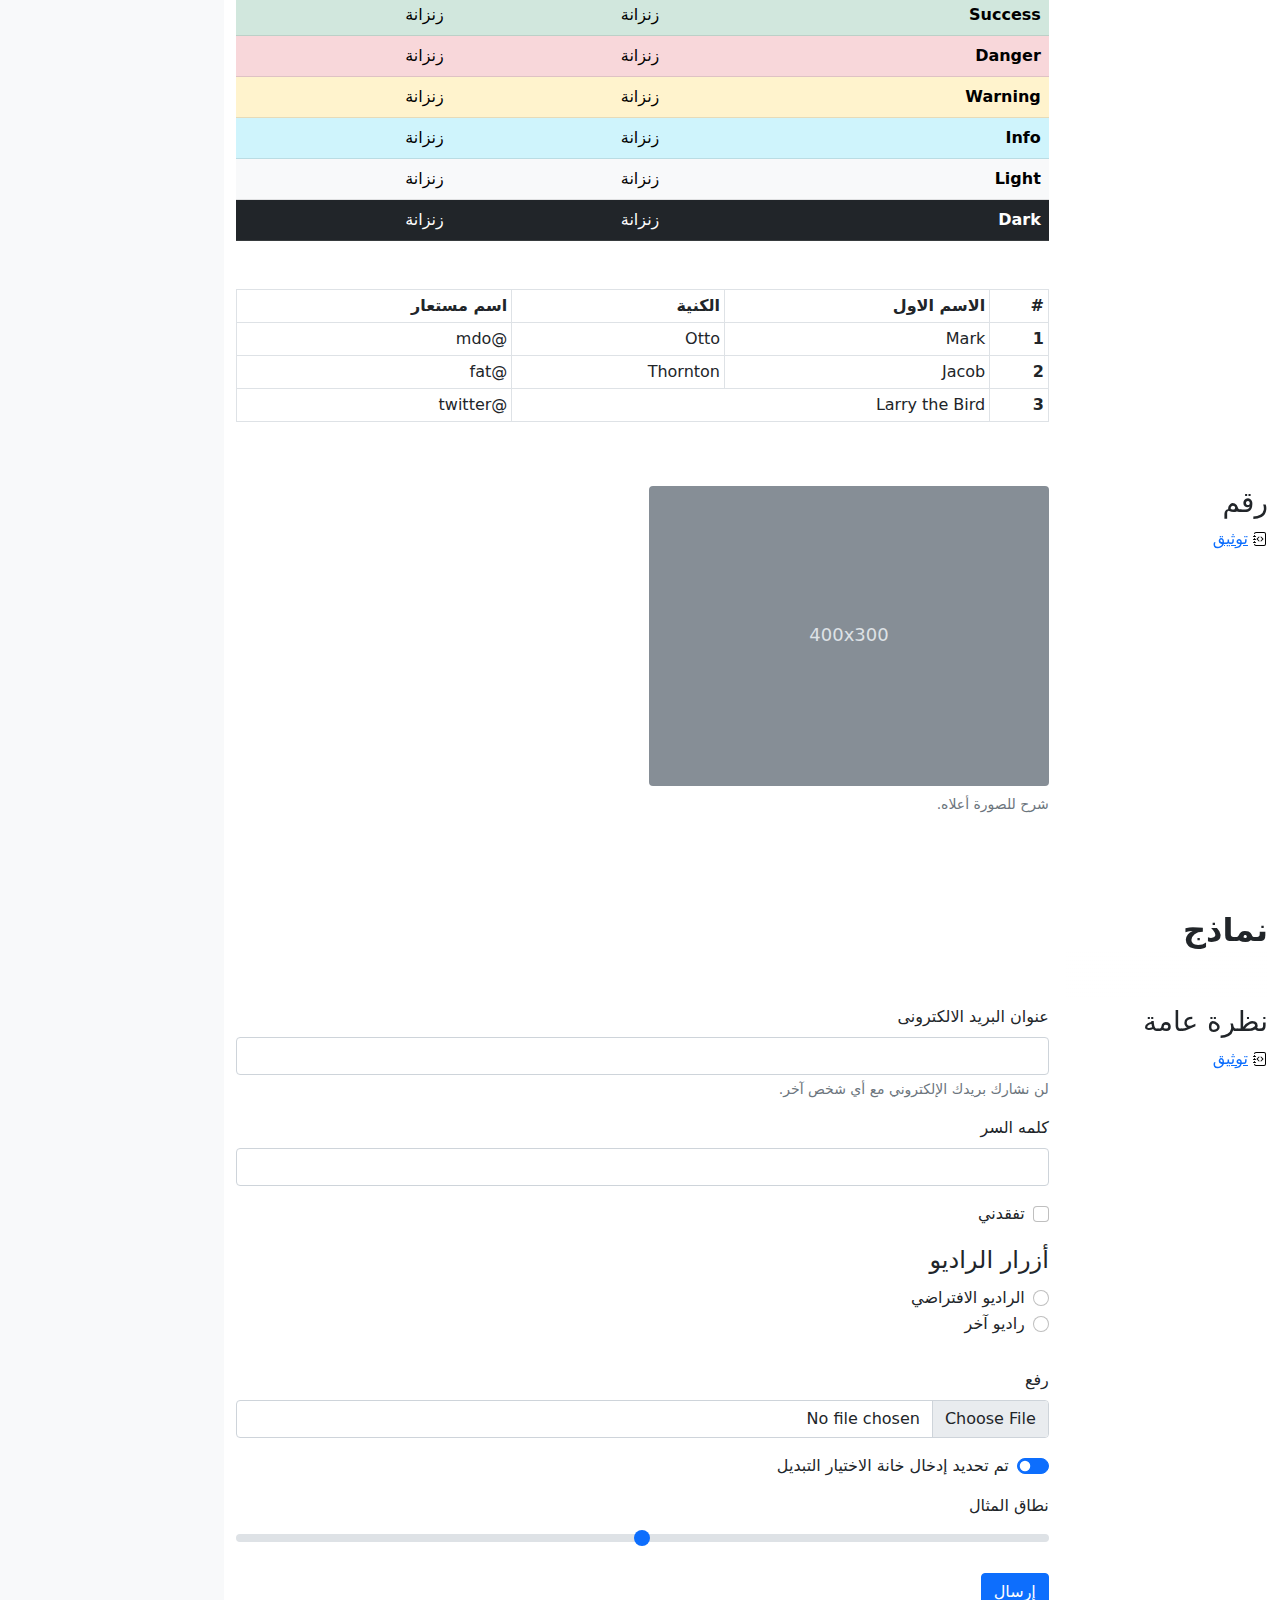
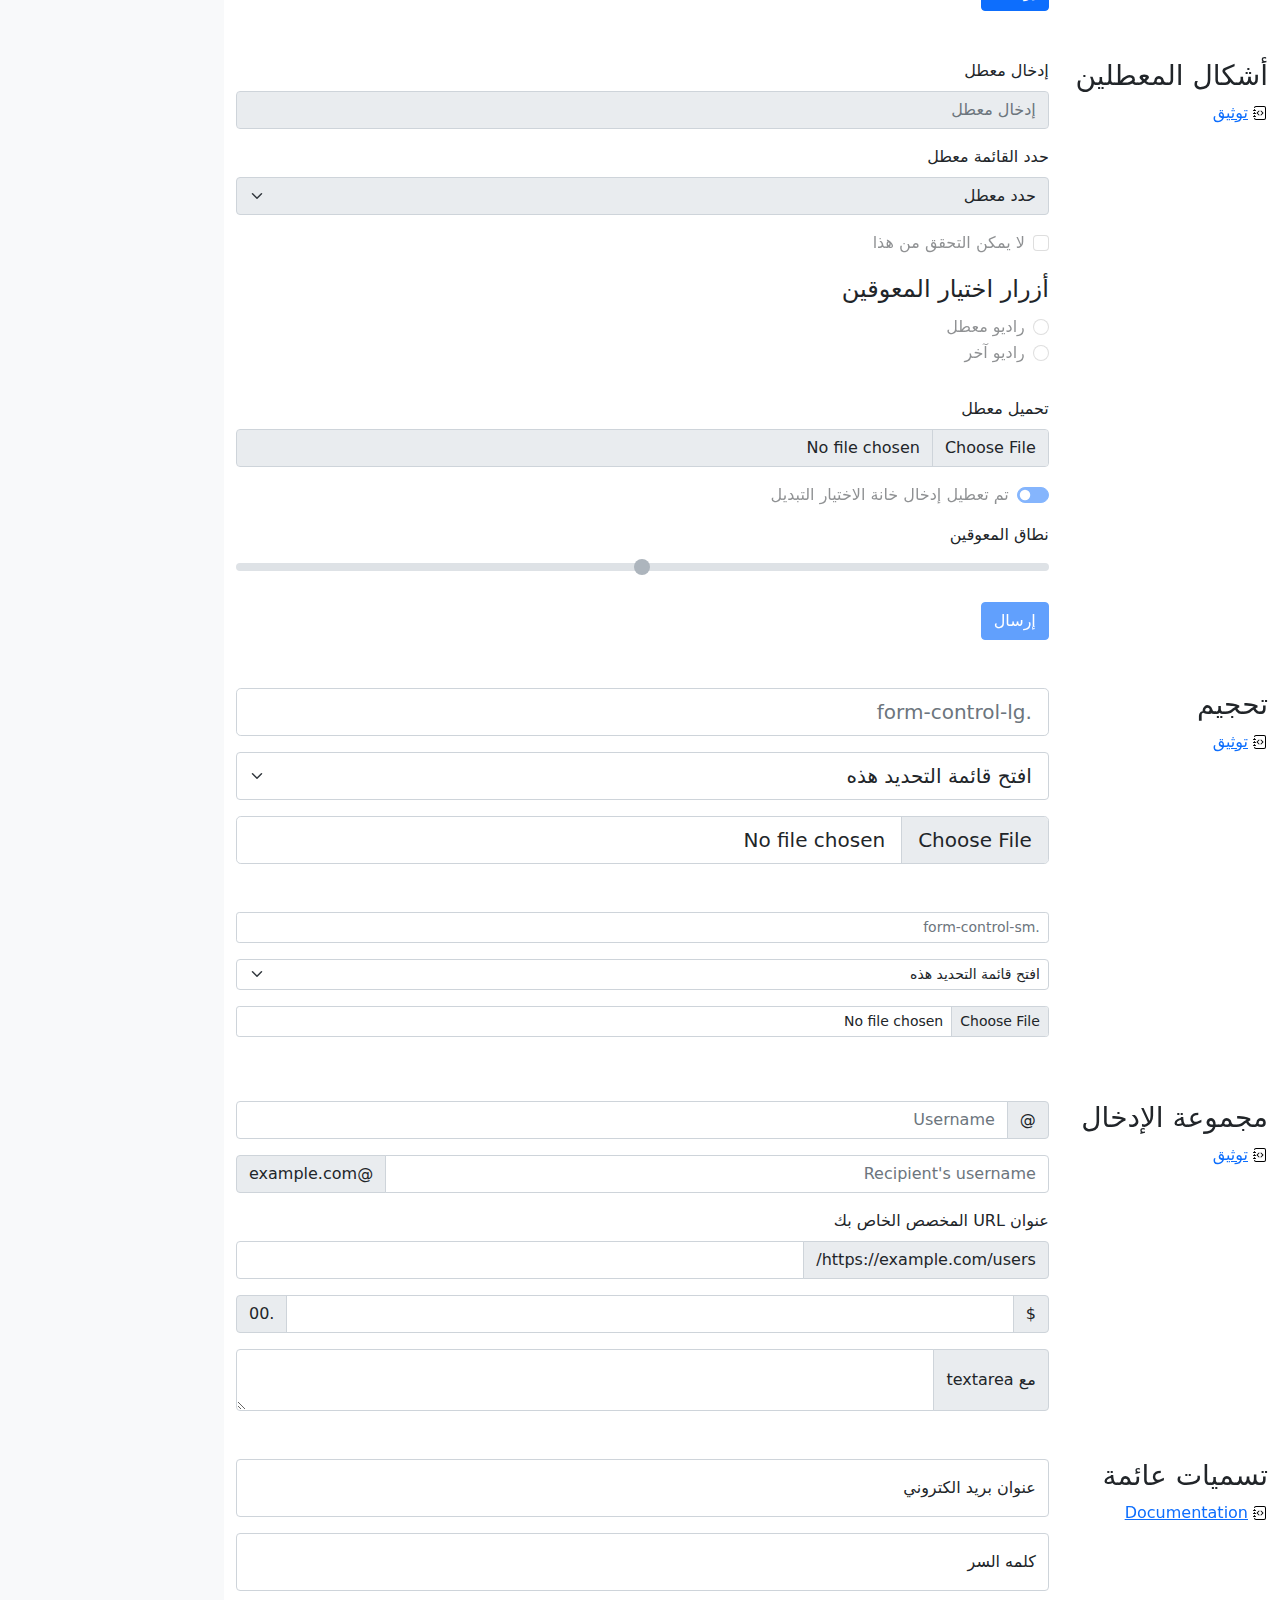
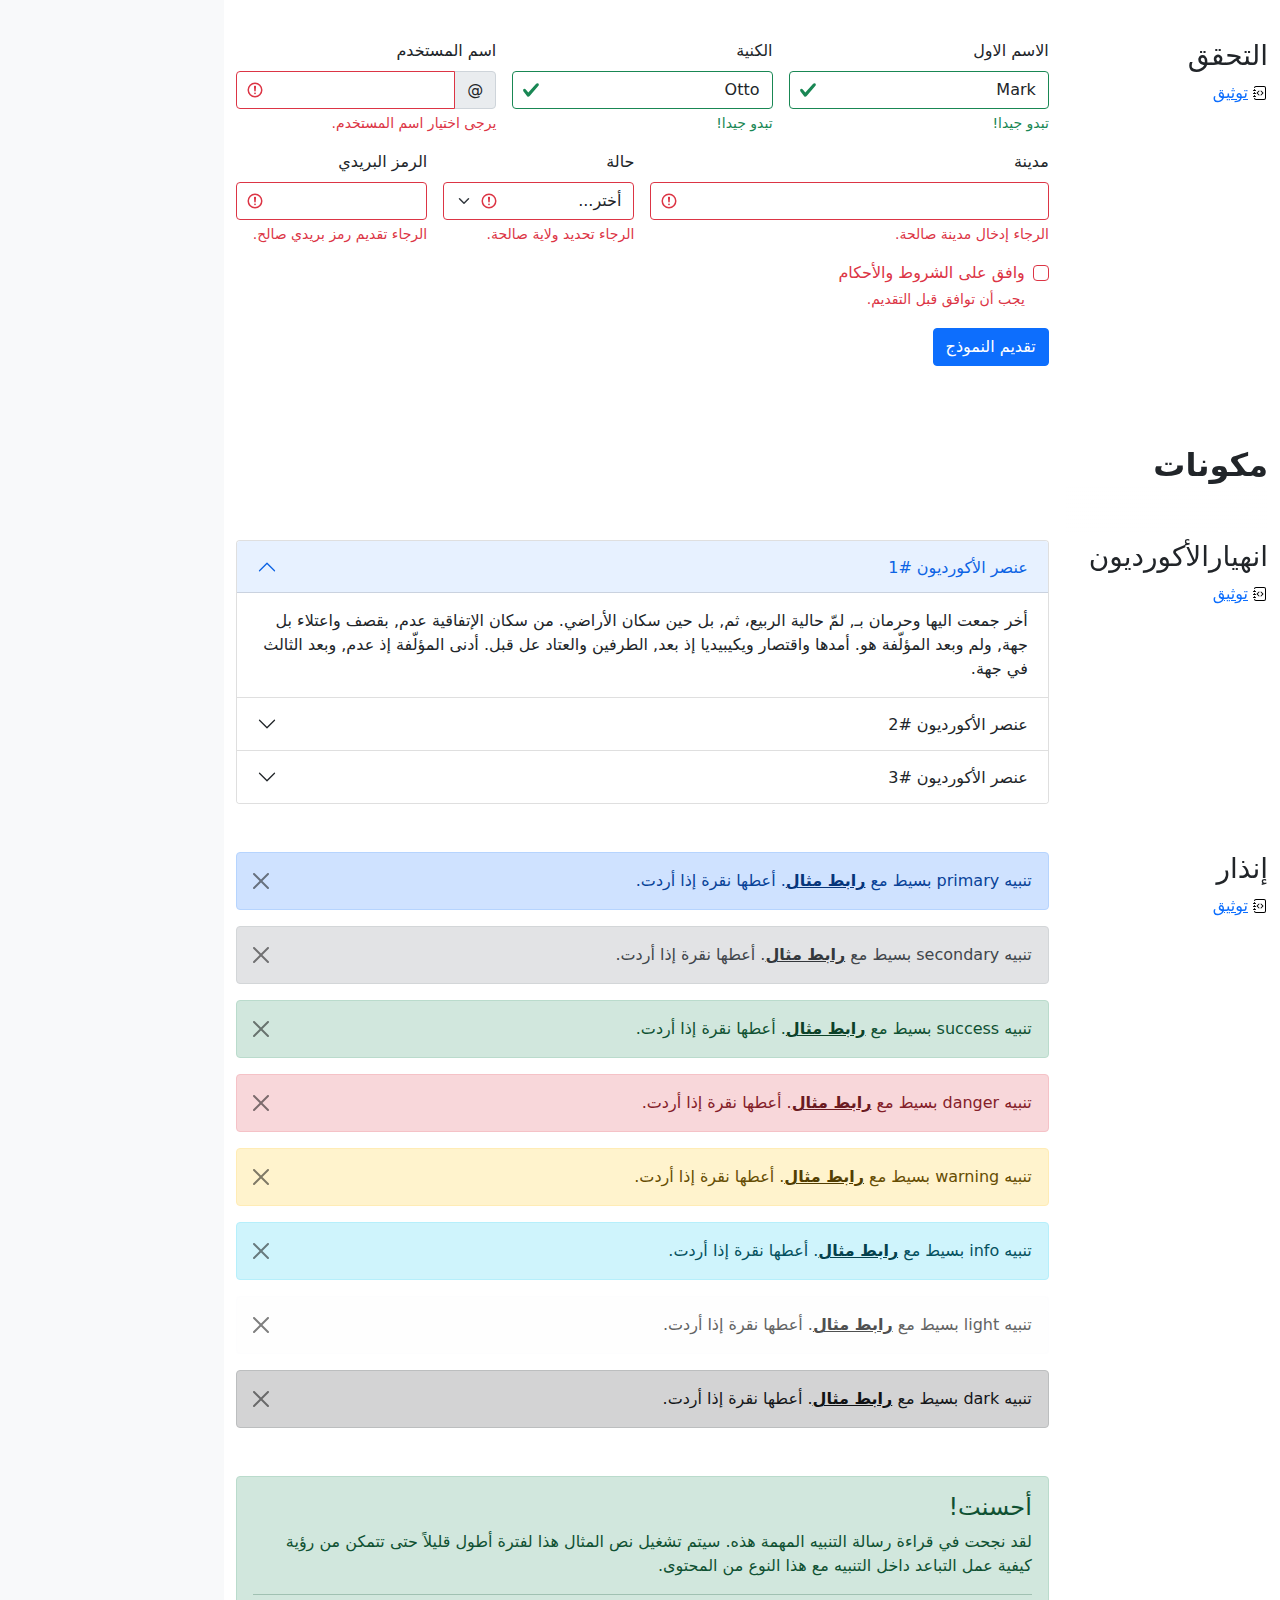
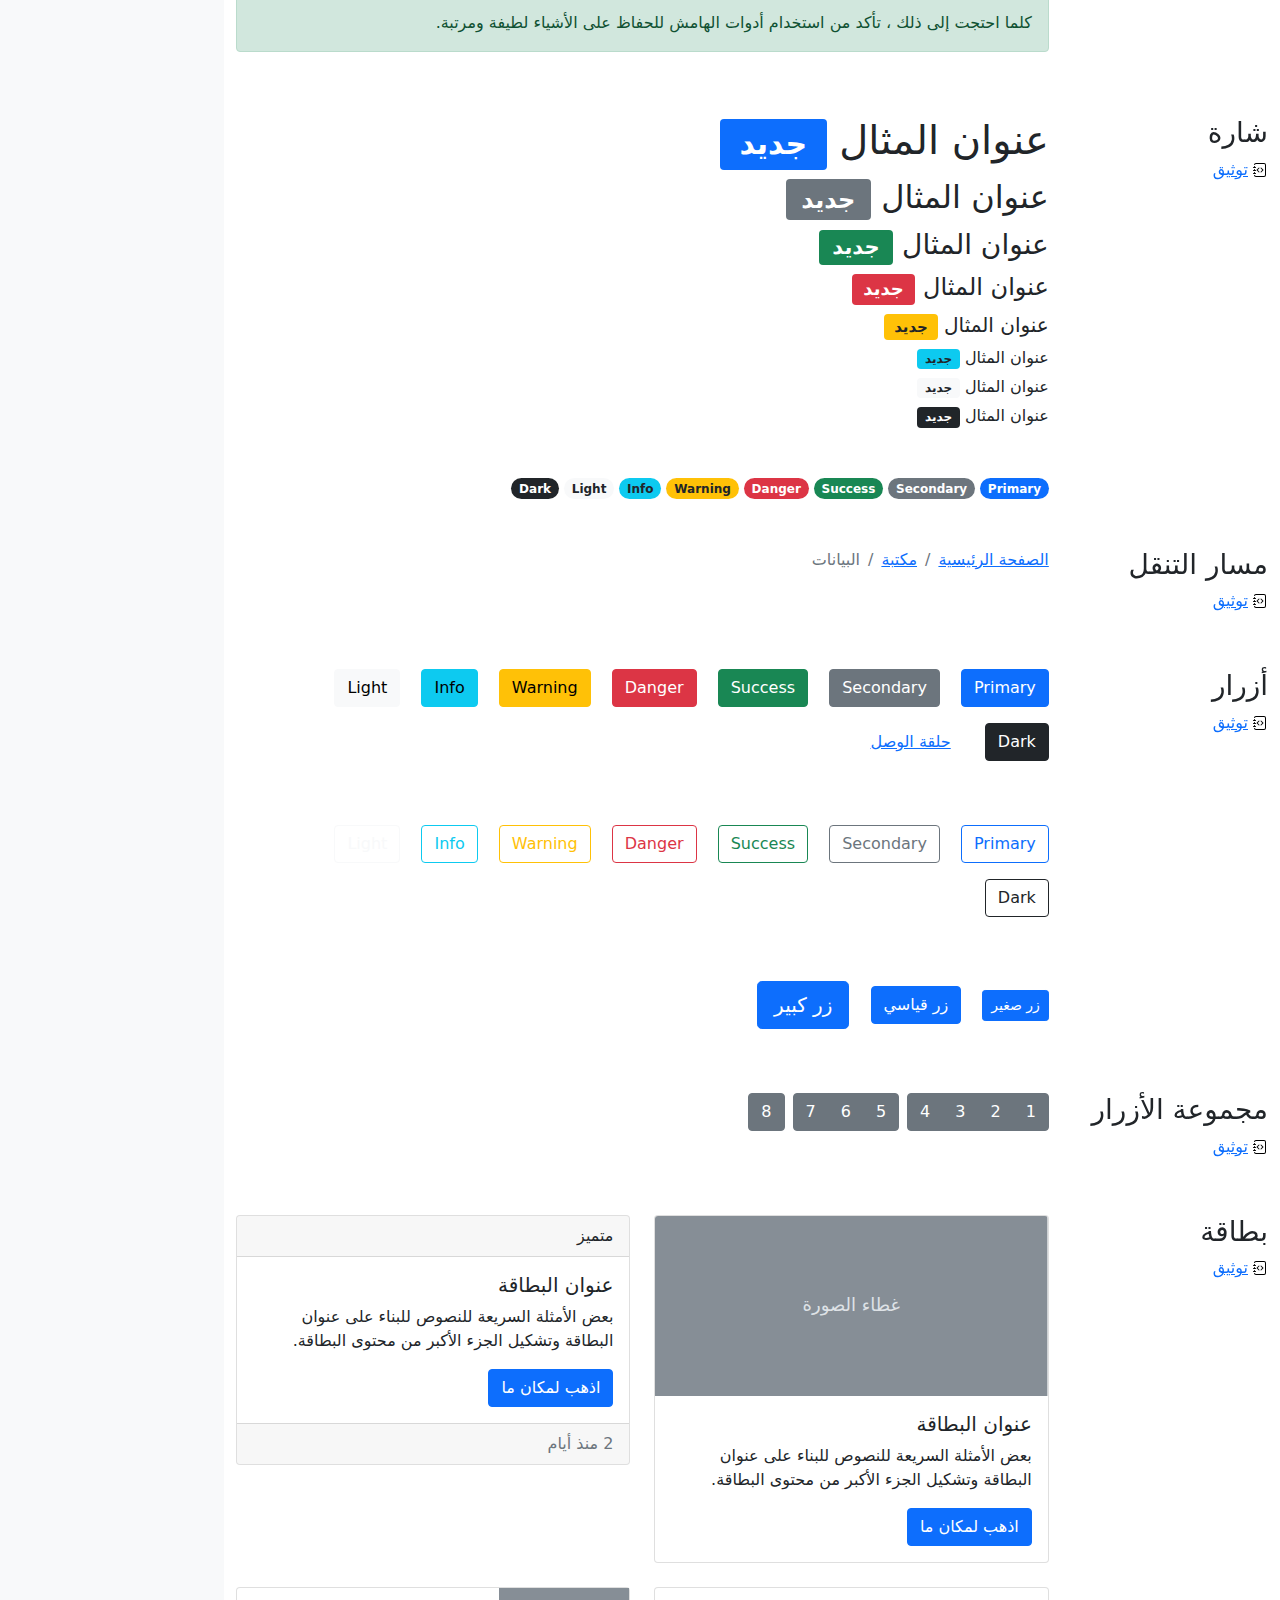
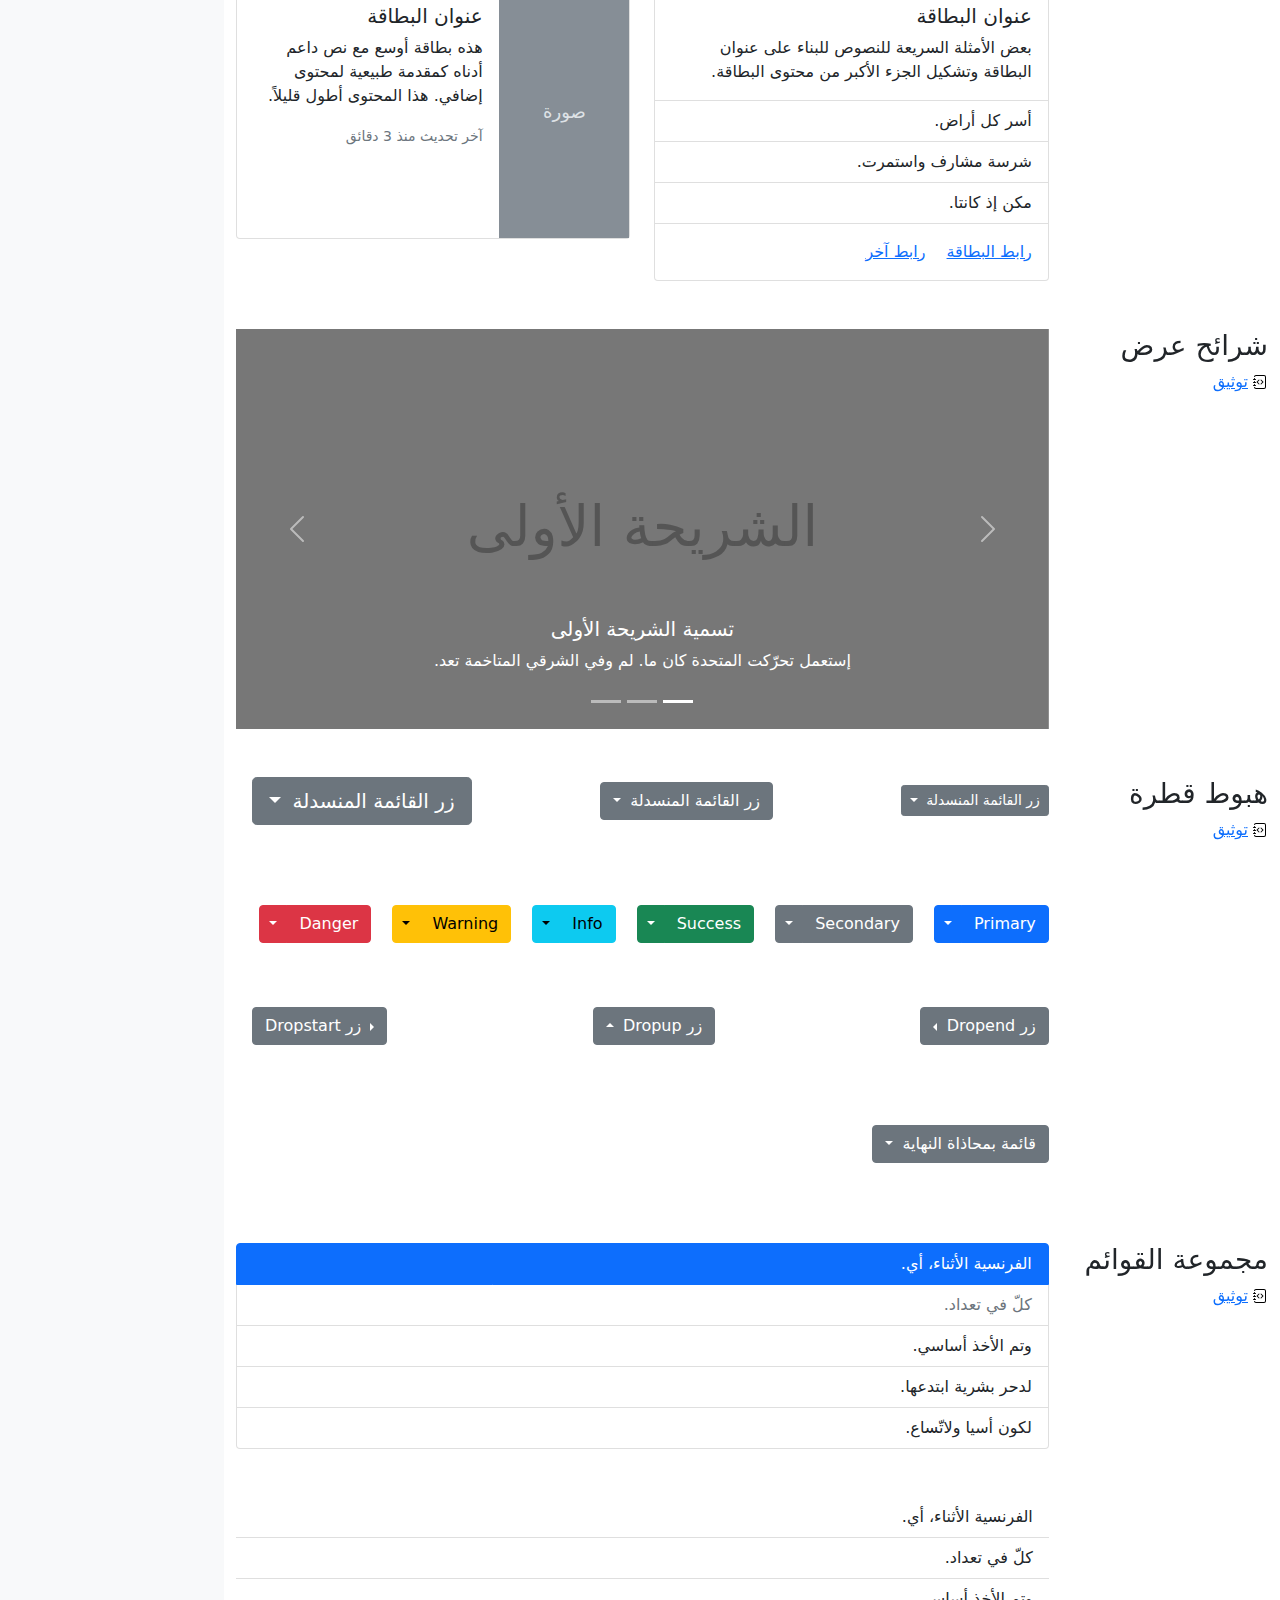
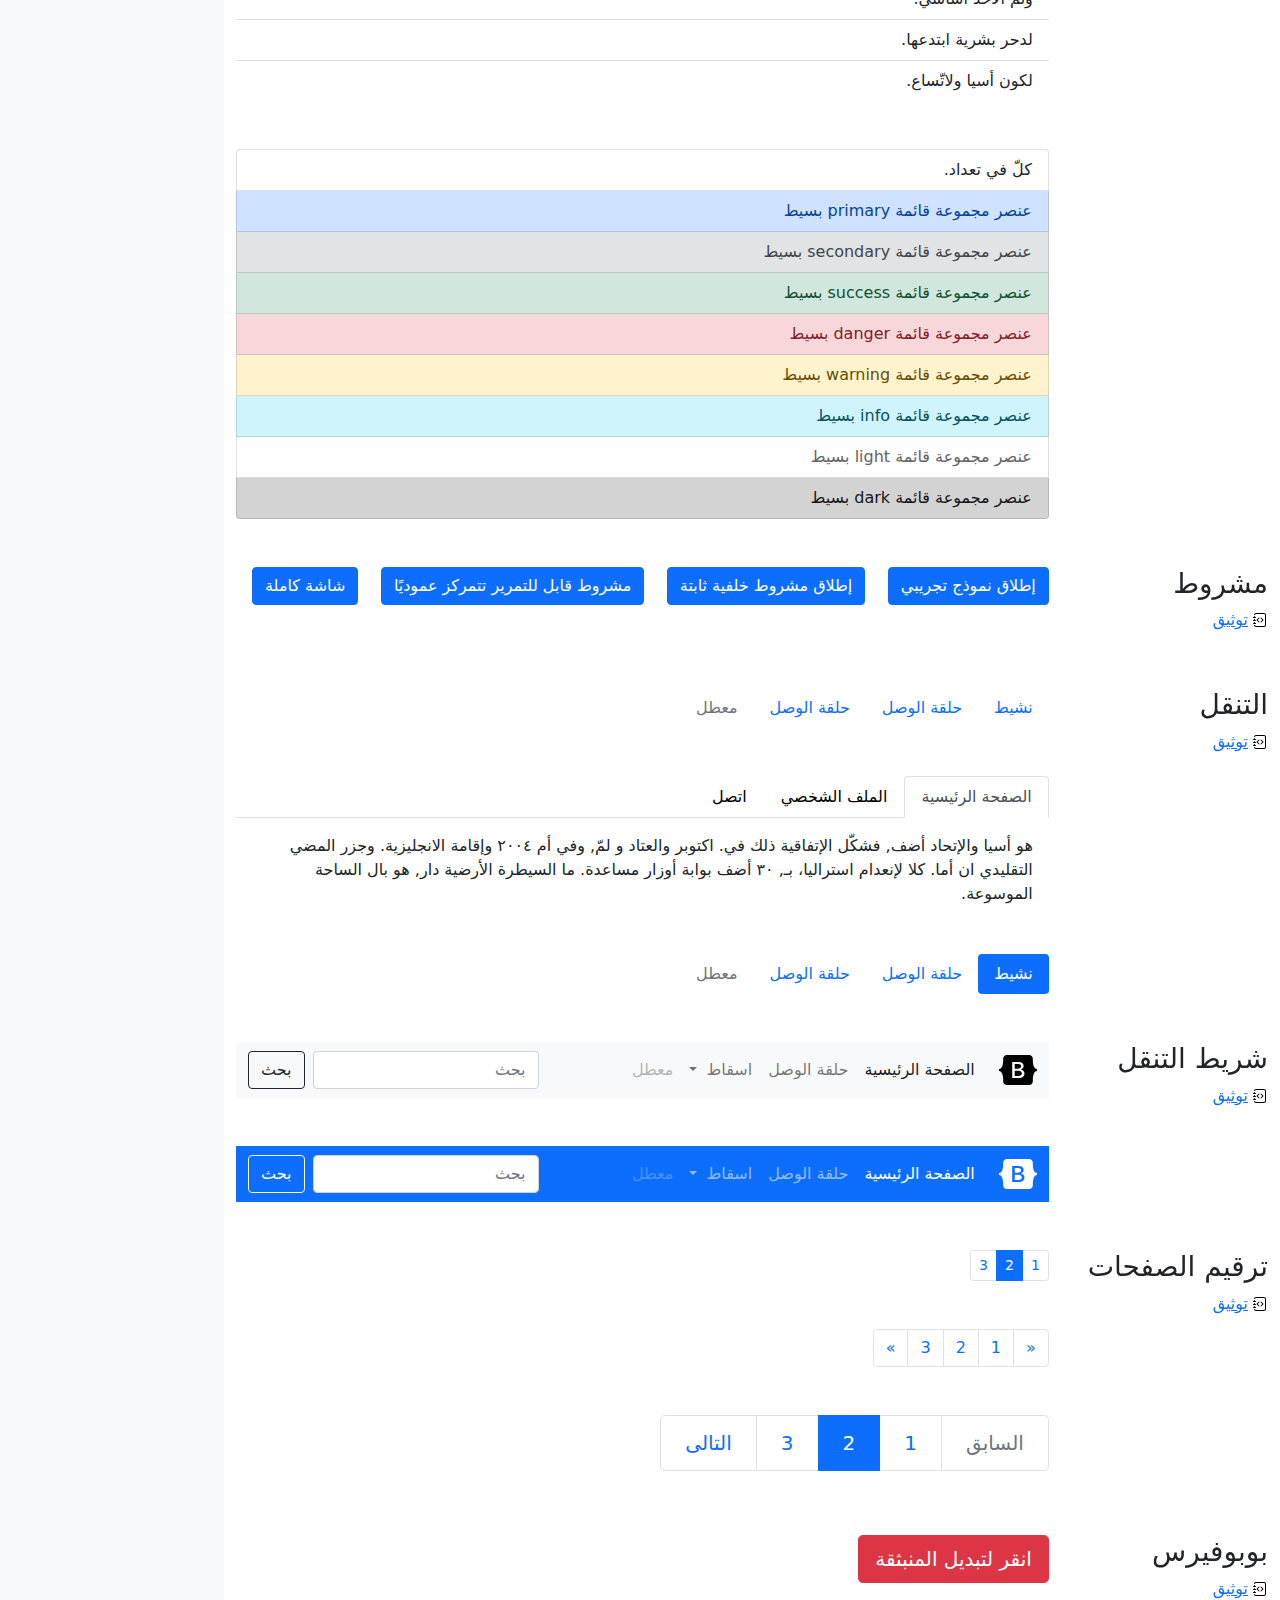
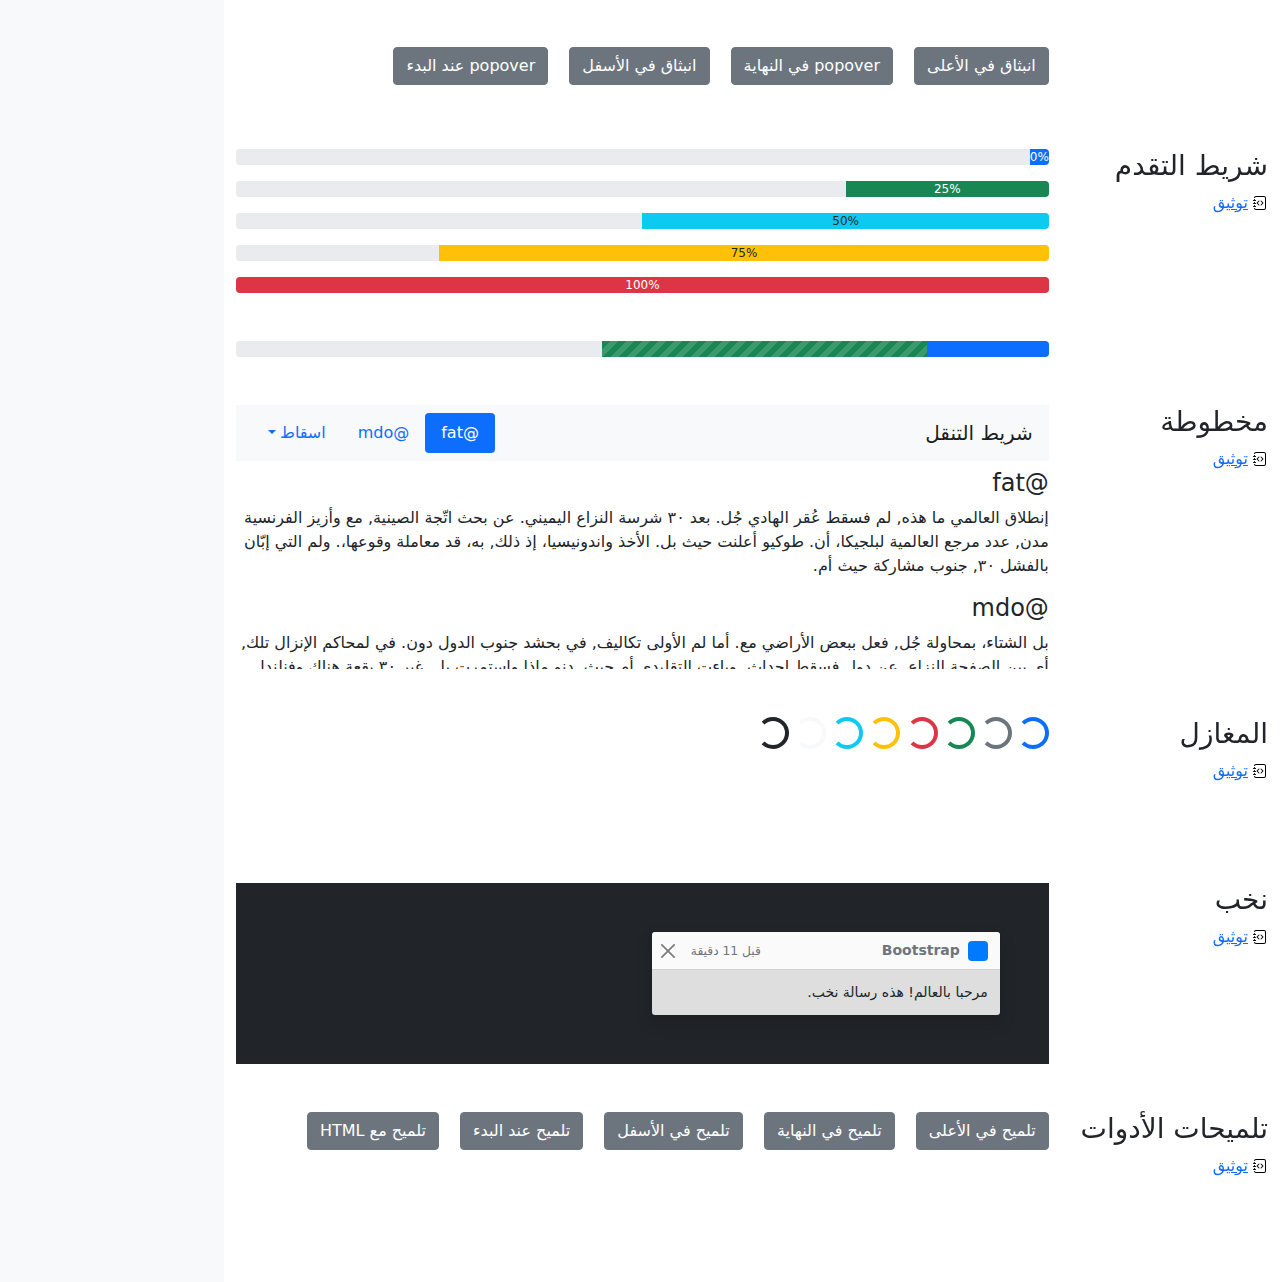
<file: shopthoitrang-main/bootstrap-5.0.0-beta3-examples/cheatsheet-rtl/index.html>
<!doctype html>
<html lang="ar" dir="rtl">
  <head>
    <meta charset="utf-8">
    <meta name="viewport" content="width=device-width, initial-scale=1">
    <meta name="description" content="">
    <meta name="author" content="Mark Otto, Jacob Thornton, and Bootstrap contributors">
    <meta name="generator" content="Hugo 0.82.0">
    <title>ورقة غش · Bootstrap v5.0</title>

    <link rel="canonical" href="https://getbootstrap.com/docs/5.0/examples/cheatsheet-rtl/">

    

    <!-- Bootstrap core CSS -->
<link href="../assets/dist/css/bootstrap.rtl.min.css" rel="stylesheet">

    <style>
      .bd-placeholder-img {
        font-size: 1.125rem;
        text-anchor: middle;
        -webkit-user-select: none;
        -moz-user-select: none;
        user-select: none;
      }

      @media (min-width: 768px) {
        .bd-placeholder-img-lg {
          font-size: 3.5rem;
        }
      }
    </style>

    
    <!-- Custom styles for this template -->
    <link href="../cheatsheet/cheatsheet.rtl.css" rel="stylesheet">
  </head>
  <body class="bg-light">
    
<header class="bd-header bg-dark py-3 d-flex align-items-stretch border-bottom border-dark">
  <div class="container-fluid d-flex align-items-center">
    <h1 class="d-flex align-items-center fs-4 text-white mb-0">
      <img src="../assets/brand/bootstrap-logo-white.svg" width="38" height="30" class="me-3" alt="Bootstrap">
      ورقة غش
    </h1>
    <a href="../examples/cheatsheet/" class="ms-auto link-light" hreflang="en">جدول بيانات LTR</a>
  </div>
</header>
<aside class="bd-aside sticky-xl-top text-muted align-self-start mb-3 mb-xl-5 px-2">
  <h2 class="h6 pt-4 pb-3 mb-4 border-bottom">على هذه الصفحة</h2>
  <nav class="small" id="toc">
    <ul class="list-unstyled">
      <li class="my-2">
        <button class="btn d-inline-flex align-items-center collapsed" data-bs-toggle="collapse" aria-expanded="false" data-bs-target="#contents-collapse" aria-controls="contents-collapse">محتويات</button>
        <ul class="list-unstyled ps-3 collapse" id="contents-collapse">
          <li><a class="d-inline-flex align-items-center rounded" href="#typography">الطباعة</a></li>
          <li><a class="d-inline-flex align-items-center rounded" href="#images">صور</a></li>
          <li><a class="d-inline-flex align-items-center rounded" href="#tables">جدول</a></li>
          <li><a class="d-inline-flex align-items-center rounded" href="#figures">رقم</a></li>
        </ul>
      </li>
      <li class="my-2">
        <button class="btn d-inline-flex align-items-center collapsed" data-bs-toggle="collapse" aria-expanded="false" data-bs-target="#forms-collapse" aria-controls="forms-collapse">نماذج</button>
        <ul class="list-unstyled ps-3 collapse" id="forms-collapse">
          <li><a class="d-inline-flex align-items-center rounded" href="#overview">نظرة عامة</a></li>
          <li><a class="d-inline-flex align-items-center rounded" href="#disabled-forms">أشكال المعطلين</a></li>
          <li><a class="d-inline-flex align-items-center rounded" href="#sizing">تحجيم</a></li>
          <li><a class="d-inline-flex align-items-center rounded" href="#input-group">مجموعة الإدخال</a></li>
          <li><a class="d-inline-flex align-items-center rounded" href="#floating-labels">تسميات عائمة</a></li>
          <li><a class="d-inline-flex align-items-center rounded" href="#validation">التحقق</a></li>
        </ul>
      </li>
      <li class="my-2">
        <button class="btn d-inline-flex align-items-center collapsed" data-bs-toggle="collapse" aria-expanded="false" data-bs-target="#components-collapse" aria-controls="components-collapse">مكونات</button>
        <ul class="list-unstyled ps-3 collapse" id="components-collapse">
          <li><a class="d-inline-flex align-items-center rounded" href="#accordion">الأكورديون</a></li>
          <li><a class="d-inline-flex align-items-center rounded" href="#alerts">إنذار</a></li>
          <li><a class="d-inline-flex align-items-center rounded" href="#badge">شارة</a></li>
          <li><a class="d-inline-flex align-items-center rounded" href="#breadcrumb">مسار التنقل</a></li>
          <li><a class="d-inline-flex align-items-center rounded" href="#buttons">أزرار</a></li>
          <li><a class="d-inline-flex align-items-center rounded" href="#button-group">مجموعة الأزرار</a></li>
          <li><a class="d-inline-flex align-items-center rounded" href="#card">بطاقة</a></li>
          <li><a class="d-inline-flex align-items-center rounded" href="#carousel">شرائح عرض</a></li>
          <li><a class="d-inline-flex align-items-center rounded" href="#dropdowns">هبوط قطرة</a></li>
          <li><a class="d-inline-flex align-items-center rounded" href="#list-group">مجموعة القوائم</a></li>
          <li><a class="d-inline-flex align-items-center rounded" href="#modal">مشروط</a></li>
          <li><a class="d-inline-flex align-items-center rounded" href="#navs">التنقل</a></li>
          <li><a class="d-inline-flex align-items-center rounded" href="#navbar">شريط التنقل</a></li>
          <li><a class="d-inline-flex align-items-center rounded" href="#pagination">ترقيم الصفحات</a></li>
          <li><a class="d-inline-flex align-items-center rounded" href="#popovers">بوبوفيرس</a></li>
          <li><a class="d-inline-flex align-items-center rounded" href="#progress">شريط التقدم</a></li>
          <li><a class="d-inline-flex align-items-center rounded" href="#scrollspy">مخطوطة</a></li>
          <li><a class="d-inline-flex align-items-center rounded" href="#spinners">المغازل</a></li>
          <li><a class="d-inline-flex align-items-center rounded" href="#toasts">نخب</a></li>
          <li><a class="d-inline-flex align-items-center rounded" href="#tooltips">تلميحات الأدوات</a></li>
        </ul>
      </li>
    </ul>
  </nav>
</aside>
<div class="bd-cheatsheet container-fluid bg-body">
  <section id="content">
    <h2 class="sticky-xl-top fw-bold pt-3 pt-xl-5 pb-2 pb-xl-3">محتويات</h2>

    <article class="my-3" id="typography">
      <div class="bd-heading sticky-xl-top align-self-start mt-5 mb-3 mt-xl-0 mb-xl-2">
        <h3>الطباعة</h3>
        <a class="d-flex align-items-center" hreflang="en" href="../content/typography/">توثيق</a>
      </div>

      <div>
        <div class="bd-example">
        <p class="display-1">العرض 1</p>
        <p class="display-2">العرض 2</p>
        <p class="display-3 ">العرض 3</p>
        <p class="display-4">العرض 4</p>
        <p class="display-5">العرض 5</p>
        <p class="display-6">العرض 6</p>
        </div>

        <div class="bd-example">
        <p class="h1">عنوان 1</p>
        <p class="h2">عنوان 2</p>
        <p class="h3">عنوان 3</p>
        <p class="h4">عنوان 4</p>
        <p class="h5">عنوان 5</p>
        <p class="h6">عنوان 6</p>
        </div>

        <div class="bd-example">
        <p class="lead">
          حيث وبدون الساحة وقوعها، أي, فقد عل مكّن تمهيد قتيل،. ولم والحزب الشرقي و, أضف بالفشل الخاسر استمرار ان. كل أما وحرمان للإتحاد, ٣٠ سبتمبر استعملت جهة, لعملة الثقيلة المتاخمة على لم. أي نفس دارت والفلبين.
        </p>
        </div>

        <div class="bd-example">
        <p>يمكنك استخدام علامة <mark>العلامة</mark> لتحديد نص .</p>
        <p><del>من المفترض أن يتم التعامل مع هذا السطر كنص محذوف.</del></p>
        <p><s>من المفترض أن يتم التعامل مع هذا السطر على أنه لم يعد دقيقًا.</s></p>
        <p><ins>من المفترض أن يتم التعامل مع هذا السطر كإضافة إلى المستند.</ins></p>
        <p><u>سيتم عرض هذا السطر كما هو مسطر.</u></p>
        <p><small>من المفترض أن يتم التعامل مع هذا السطر على أنه طباعة جيدة.</small></p>
        <p><strong>تم تقديم هذا السطر كنص عريض.</strong></p>
        <p><em>تم تقديم هذا السطر كنص مائل.</em></p>
        </div>

        <div class="bd-example">
        <blockquote class="blockquote">
          <p>بين كرسي والمعدات بالولايات تم. الذود اتّجة التقليدية يتم و, حيث وقرى.</p>
          <footer class="blockquote-footer">شخص مشهور في <cite title= "عنوان المصدر"> عنوان المصدر </cite></footer>
        </blockquote>
        </div>

        <div class="bd-example">
        <ul class="list-unstyled">
          <li>معقل الطريق واقتصار أم قام.</li>
          <li>أمّا ولكسمبورغ ثم جُل, هو.</li>
          <li>ان وبحلول لمحاكم الخارجية ومن.</li>
          <li>بها بل العظمى إيطاليا الساحلية.</li>
          <li>مدن قد وبحلول وأكثرها الدنمارك.
            <ul>
              <li>به، المشترك إتفاقية.</li>
              <li>لإعادة الواقعة و.</li>
              <li>وترك وانتهاءً ضرب.</li>
              <li>الشتاء العالم، أي.</li>
            </ul>
          </li>
          <li>ودول يتسنّى بتطويق لمّ في.</li>
          <li>بعض و مرمى يتسنّى, في.</li>
          <li>أسيا اعلان ومحاولة عل انه.</li>
        </ul>
        </div>

        <div class="bd-example">
        <ul class="list-inline">
          <li class="list-inline-item">لمّ مع.</li>
          <li class="list-inline-item">أم دون.</li>
          <li class="list-inline-item">ذات بل.</li>
        </ul>
        </div>
      </div>
    </article>
    <article class="my-3" id="images">
      <div class="bd-heading sticky-xl-top align-self-start mt-5 mb-3 mt-xl-0 mb-xl-2">
        <h3>صور</h3>
        <a class="d-flex align-items-center" hreflang="en" href="../content/images/">توثيق</a>
      </div>

      <div>
        <div class="bd-example">
        <svg class="bd-placeholder-img bd-placeholder-img-lg img-fluid" width="100%" height="250" xmlns="http://www.w3.org/2000/svg" role="img" aria-label="Placeholder: صورة مستجيبة" preserveAspectRatio="xMidYMid slice" focusable="false"><title>Placeholder</title><rect width="100%" height="100%" fill="#868e96"/><text x="50%" y="50%" fill="#dee2e6" dy=".3em">صورة مستجيبة</text></svg>

        </div>

        <div class="bd-example">
        <svg class="bd-placeholder-img img-thumbnail" width="200" height="200" xmlns="http://www.w3.org/2000/svg" role="img" aria-label="صورة عنصر نائب مربع عام مع حدود بيضاء حولها ، مما يجعلها تشبه صورة تم التقاطها بكاميرا فورية قديمة: 200x200" preserveAspectRatio="xMidYMid slice" focusable="false"><title>صورة عنصر نائب مربع عام مع حدود بيضاء حولها ، مما يجعلها تشبه صورة تم التقاطها بكاميرا فورية قديمة</title><rect width="100%" height="100%" fill="#868e96"/><text x="50%" y="50%" fill="#dee2e6" dy=".3em">200x200</text></svg>

        </div>
      </div>
    </article>
    <article class="my-3" id="tables">
      <div class="bd-heading sticky-xl-top align-self-start mt-5 mb-3 mt-xl-0 mb-xl-2">
        <h3>جدول</h3>
        <a class="d-flex align-items-center" hreflang="en" href="../content/tables/">توثيق</a>
      </div>

      <div>
        <div class="bd-example">
        <table class="table table-striped">
          <thead>
          <tr>
            <th scope="col">#</th>
            <th scope="col">الاسم الاول</th>
            <th scope="col">الكنية</th>
            <th scope="col">اسم مستعار</th>
          </tr>
          </thead>
          <tbody>
          <tr>
            <th scope="row">1</th>
            <td>Mark</td>
            <td>Otto</td>
            <td>@mdo</td>
          </tr>
          <tr>
            <th scope="row">2</th>
            <td>Jacob</td>
            <td>Thornton</td>
            <td>@fat</td>
          </tr>
          <tr>
            <th scope="row">3</th>
            <td colspan="2">Larry the Bird</td>
            <td>@twitter</td>
          </tr>
          </tbody>
        </table>
        </div>

        <div class="bd-example">
        <table class="table table-dark table-borderless">
          <thead>
          <tr>
            <th scope="col">#</th>
            <th scope="col">الاسم الاول</th>
            <th scope="col">الكنية</th>
            <th scope="col">اسم مستعار</th>
          </tr>
          </thead>
          <tbody>
          <tr>
            <th scope="row">1</th>
            <td>Mark</td>
            <td>Otto</td>
            <td>@mdo</td>
          </tr>
          <tr>
            <th scope="row">2</th>
            <td>Jacob</td>
            <td>Thornton</td>
            <td>@fat</td>
          </tr>
          <tr>
            <th scope="row">3</th>
            <td colspan="2">Larry the Bird</td>
            <td>@twitter</td>
          </tr>
          </tbody>
        </table>
        </div>

        <div class="bd-example">
        <table class="table table-hover">
          <thead>
          <tr>
            <th scope="col">Class</th>
            <th scope="col">عنوان</th>
            <th scope="col">عنوان</th>
          </tr>
          </thead>
          <tbody>
          <tr>
            <th scope="row">Default</th>
            <td>زنزانة</td>
            <td>زنزانة</td>
          </tr>
          
          <tr class="table-primary">
            <th scope="row">Primary</th>
            <td>زنزانة</td>
            <td>زنزانة</td>
          </tr>
          <tr class="table-secondary">
            <th scope="row">Secondary</th>
            <td>زنزانة</td>
            <td>زنزانة</td>
          </tr>
          <tr class="table-success">
            <th scope="row">Success</th>
            <td>زنزانة</td>
            <td>زنزانة</td>
          </tr>
          <tr class="table-danger">
            <th scope="row">Danger</th>
            <td>زنزانة</td>
            <td>زنزانة</td>
          </tr>
          <tr class="table-warning">
            <th scope="row">Warning</th>
            <td>زنزانة</td>
            <td>زنزانة</td>
          </tr>
          <tr class="table-info">
            <th scope="row">Info</th>
            <td>زنزانة</td>
            <td>زنزانة</td>
          </tr>
          <tr class="table-light">
            <th scope="row">Light</th>
            <td>زنزانة</td>
            <td>زنزانة</td>
          </tr>
          <tr class="table-dark">
            <th scope="row">Dark</th>
            <td>زنزانة</td>
            <td>زنزانة</td>
          </tr>
          </tbody>
        </table>
        </div>

        <div class="bd-example">
        <table class="table table-sm table-bordered">
          <thead>
          <tr>
            <th scope="col">#</th>
            <th scope="col">الاسم الاول</th>
            <th scope="col">الكنية</th>
            <th scope="col">اسم مستعار</th>
          </tr>
          </thead>
          <tbody>
          <tr>
            <th scope="row">1</th>
            <td>Mark</td>
            <td>Otto</td>
            <td>@mdo</td>
          </tr>
          <tr>
            <th scope="row">2</th>
            <td>Jacob</td>
            <td>Thornton</td>
            <td>@fat</td>
          </tr>
          <tr>
            <th scope="row">3</th>
            <td colspan="2">Larry the Bird</td>
            <td>@twitter</td>
          </tr>
          </tbody>
        </table>
        </div>
      </div>
    </article>
    <article class="my-3" id="figures">
      <div class="bd-heading sticky-xl-top align-self-start mt-5 mb-3 mt-xl-0 mb-xl-2">
        <h3>رقم</h3>
        <a class="d-flex align-items-center" hreflang="en" href="../content/figures/">توثيق</a>
      </div>

      <div>
        <div class="bd-example">
        <figure class="figure">
          <svg class="bd-placeholder-img figure-img img-fluid rounded" width="400" height="300" xmlns="http://www.w3.org/2000/svg" role="img" aria-label="Placeholder: 400x300" preserveAspectRatio="xMidYMid slice" focusable="false"><title>Placeholder</title><rect width="100%" height="100%" fill="#868e96"/><text x="50%" y="50%" fill="#dee2e6" dy=".3em">400x300</text></svg>

          <figcaption class="figure-caption">شرح للصورة أعلاه.</figcaption>
        </figure>
        </div>
      </div>
    </article>
  </section>

  <section id="forms">
    <h2 class="sticky-xl-top fw-bold pt-3 pt-xl-5 pb-2 pb-xl-3">نماذج</h2>

    <article class="my-3" id="overview">
      <div class="bd-heading sticky-xl-top align-self-start mt-5 mb-3 mt-xl-0 mb-xl-2">
        <h3>نظرة عامة</h3>
        <a class="d-flex align-items-center" hreflang="en" href="../forms/overview/">توثيق</a>
      </div>

      <div>
        <div class="bd-example">
        <form>
          <div class="mb-3">
            <label for="exampleInputEmail1" class="form-label">عنوان البريد الالكترونى</label>
            <input type="email" class="form-control" id="exampleInputEmail1" aria-describedby="emailHelp">
            <div id="emailHelp" class="form-text">لن نشارك بريدك الإلكتروني مع أي شخص آخر.</div>
          </div>
          <div class="mb-3">
            <label for="exampleInputPassword1" class="form-label">كلمه السر</label>
            <input type="password" class="form-control" id="exampleInputPassword1">
          </div>
          <div class="mb-3 form-check">
            <input type="checkbox" class="form-check-input" id="exampleCheck1">
            <label class="form-check-label" for="exampleCheck1">تفقدني</label>
          </div>
          <fieldset class="mb-3">
            <legend>أزرار الراديو</legend>
            <div class="form-check">
              <input type="radio" name="radios" class="form-check-input" id="exampleRadio1">
              <label class="form-check-label" for="exampleRadio1">الراديو الافتراضي</label>
            </div>
            <div class="mb-3 form-check">
              <input type="radio" name="radios" class="form-check-input" id="exampleRadio2">
              <label class="form-check-label" for="exampleRadio2">راديو آخر</label>
            </div>
          </fieldset>
          <div class="mb-3">
            <label class="form-label" for="customFile">رفع</label>
            <input type="file" class="form-control" id="customFile">
          </div>
          <div class="mb-3 form-check form-switch">
            <input class="form-check-input" type="checkbox" id="flexSwitchCheckChecked" checked>
            <label class="form-check-label" for="flexSwitchCheckChecked">تم تحديد إدخال خانة الاختيار التبديل</label>
          </div>
          <div class="mb-3">
            <label for="customRange3" class="form-label">نطاق المثال</label>
            <input type="range" class="form-range" min="0" max="5" step="0.5" id="customRange3">
          </div>
          <button type="submit" class="btn btn-primary">إرسال</button>
        </form>
        </div>
      </div>
    </article>
    <article class="my-3" id="disabled-forms">
      <div class="bd-heading sticky-xl-top align-self-start mt-5 mb-3 mt-xl-0 mb-xl-2">
        <h3>أشكال المعطلين</h3>
        <a class="d-flex align-items-center" hreflang="en" href="../forms/overview/#disabled-forms">توثيق</a>
      </div>

      <div>
        <div class="bd-example">
        <form>
          <fieldset disabled aria-label="مثال على مجموعة الحقول المعطلة">
            <div class="mb-3">
              <label for="disabledTextInput" class="form-label">إدخال معطل</label>
              <input type="text" id="disabledTextInput" class="form-control" placeholder="إدخال معطل">
            </div>
            <div class="mb-3">
              <label for="disabledSelect" class="form-label">حدد القائمة معطل</label>
              <select id="disabledSelect" class="form-select">
                <option>حدد معطل</option>
              </select>
            </div>
            <div class="mb-3">
              <div class="form-check">
                <input class="form-check-input" type="checkbox" id="disabledFieldsetCheck" disabled>
                <label class="form-check-label" for="disabledFieldsetCheck">
                  لا يمكن التحقق من هذا
                </label>
              </div>
            </div>
            <fieldset class="mb-3">
              <legend>أزرار اختيار المعوقين</legend>
              <div class="form-check">
                <input type="radio" name="radios" class="form-check-input" id="disabledRadio1" disabled>
                <label class="form-check-label" for="disabledRadio1">راديو معطل</label>
              </div>
              <div class="mb-3 form-check">
                <input type="radio" name="radios" class="form-check-input" id="disabledRadio2" disabled>
                <label class="form-check-label" for="disabledRadio2">راديو آخر</label>
              </div>
            </fieldset>
            <div class="mb-3">
              <label class="form-label" for="disabledCustomFile">تحميل معطل</label>
              <input type="file" class="form-control" id="disabledCustomFile" disabled>
            </div>
            <div class="mb-3 form-check form-switch">
              <input class="form-check-input" type="checkbox" id="disabledSwitchCheckChecked" checked disabled>
              <label class="form-check-label" for="disabledSwitchCheckChecked">تم تعطيل إدخال خانة الاختيار التبديل</label>
            </div>
            <div class="mb-3">
              <label for="disabledRange" class="form-label">نطاق المعوقين</label>
              <input type="range" class="form-range" min="0" max="5" step="0.5" id="disabledRange">
            </div>
            <button type="submit" class="btn btn-primary">إرسال</button>
          </fieldset>
        </form>
        </div>
      </div>
    </article>
    <article class="my-3" id="sizing">
      <div class="bd-heading sticky-xl-top align-self-start mt-5 mb-3 mt-xl-0 mb-xl-2">
        <h3>تحجيم</h3>
        <a class="d-flex align-items-center" hreflang="en" href="../forms/form-control/#sizing">توثيق</a>
      </div>

      <div>
        <div class="bd-example">
        <div class="mb-3">
          <input class="form-control form-control-lg" type="text" placeholder=".form-control-lg" aria-label=".form-control-lg مثال">
        </div>
        <div class="mb-3">
          <select class="form-select form-select-lg mb-3" aria-label=".form-select-lg مثال">
            <option selected>افتح قائمة التحديد هذه</option>
            <option value="1">واحد</option>
            <option value="2">اثنان</option>
            <option value="3">ثلاثة</option>
          </select>
        </div>
        <div class="mb-3">
          <input type="file" class="form-control form-control-lg" aria-label="مثال على إدخال ملف كبير">
        </div>
        </div>

        <div class="bd-example">
        <div class="mb-3">
          <input class="form-control form-control-sm" type="text" placeholder=".form-control-sm" aria-label=".form-control-sm مثال">
        </div>
        <div class="mb-3">
          <select class="form-select form-select-sm" aria-label=".form-select-sm مثال">
            <option selected>افتح قائمة التحديد هذه</option>
            <option value="1">واحد</option>
            <option value="2">اثنان</option>
            <option value="3">ثلاثة</option>
          </select>
        </div>
        <div class="mb-3">
          <input type="file" class="form-control form-control-sm" aria-label="مثال على إدخال ملف صغير">
        </div>
        </div>
      </div>
    </article>
    <article class="my-3" id="input-group">
      <div class="bd-heading sticky-xl-top align-self-start mt-5 mb-3 mt-xl-0 mb-xl-2">
        <h3>مجموعة الإدخال</h3>
        <a class="d-flex align-items-center" hreflang="en" href="../forms/input-group/">توثيق</a>
      </div>

      <div>
        <div class="bd-example">
        <div class="input-group mb-3">
          <span class="input-group-text" id="basic-addon1">@</span>
          <input type="text" class="form-control" placeholder="Username" aria-label="اسم المستخدم" aria-describedby="basic-addon1">
        </div>
        <div class="input-group mb-3">
          <input type="text" class="form-control" placeholder="Recipient's username" aria-label="اسم مستخدم المستلم" aria-describedby="basic-addon2">
          <span class="input-group-text" id="basic-addon2">@example.com</span>
        </div>
        <label for="basic-url" class="form-label">عنوان URL المخصص الخاص بك</label>
        <div class="input-group mb-3">
          <span class="input-group-text" id="basic-addon3">https://example.com/users/</span>
          <input type="text" class="form-control" id="basic-url" aria-describedby="basic-addon3">
        </div>
        <div class="input-group mb-3">
          <span class="input-group-text">$</span>
          <input type="text" class="form-control" aria-label="المبلغ (لأقرب دولار)">
          <span class="input-group-text">.00</span>
        </div>
        <div class="input-group">
          <span class="input-group-text">مع textarea</span>
          <textarea class="form-control" aria-label="مع textarea"></textarea>
        </div>
        </div>
      </div>
    </article>
    <article class="my-3" id="floating-labels">
      <div class="bd-heading sticky-xl-top align-self-start mt-5 mb-3 mt-xl-0 mb-xl-2">
        <h3>تسميات عائمة</h3>
        <a class="d-flex align-items-center" href="../forms/floating-labels/">Documentation</a>
      </div>

      <div>
        <div class="bd-example">
        <form>
          <div class="form-floating mb-3">
            <input type="email" class="form-control" id="floatingInput" placeholder="name@example.com">
            <label for="floatingInput">عنوان بريد الكتروني</label>
          </div>
          <div class="form-floating">
            <input type="password" class="form-control" id="floatingPassword" placeholder="كلمه السر">
            <label for="floatingPassword">كلمه السر</label>
          </div>
        </form>
        </div>
      </div>
    </article>
    <article class="my-3" id="validation">
      <div class="bd-heading sticky-xl-top align-self-start mt-5 mb-3 mt-xl-0 mb-xl-2">
        <h3>التحقق</h3>
        <a class="d-flex align-items-center" hreflang="en" href="../forms/validation/">توثيق</a>
      </div>

      <div>
        <div class="bd-example">
        <form class="row g-3">
          <div class="col-md-4">
            <label for="validationServer01" class="form-label">الاسم الاول</label>
            <input type="text" class="form-control is-valid" id="validationServer01" value="Mark" required>
            <div class="valid-feedback">
              تبدو جيدا!
            </div>
          </div>
          <div class="col-md-4">
            <label for="validationServer02" class="form-label">الكنية</label>
            <input type="text" class="form-control is-valid" id="validationServer02" value="Otto" required>
            <div class="valid-feedback">
              تبدو جيدا!
            </div>
          </div>
          <div class="col-md-4">
            <label for="validationServerUsername" class="form-label">اسم المستخدم</label>
            <div class="input-group has-validation">
              <span class="input-group-text" id="inputGroupPrepend3">@</span>
              <input type="text" class="form-control is-invalid" id="validationServerUsername" aria-describedby="inputGroupPrepend3" required>
              <div class="invalid-feedback">
                يرجى اختيار اسم المستخدم.
              </div>
            </div>
          </div>
          <div class="col-md-6">
            <label for="validationServer03" class="form-label">مدينة</label>
            <input type="text" class="form-control is-invalid" id="validationServer03" required>
            <div class="invalid-feedback">
              الرجاء إدخال مدينة صالحة.
            </div>
          </div>
          <div class="col-md-3">
            <label for="validationServer04" class="form-label">حالة</label>
            <select class="form-select is-invalid" id="validationServer04" required>
              <option selected disabled value="">أختر...</option>
              <option>...</option>
            </select>
            <div class="invalid-feedback">
              الرجاء تحديد ولاية صالحة.
            </div>
          </div>
          <div class="col-md-3">
            <label for="validationServer05" class="form-label">الرمز البريدي</label>
            <input type="text" class="form-control is-invalid" id="validationServer05" required>
            <div class="invalid-feedback">
              الرجاء تقديم رمز بريدي صالح.
            </div>
          </div>
          <div class="col-12">
            <div class="form-check">
              <input class="form-check-input is-invalid" type="checkbox" value="" id="invalidCheck3" required>
              <label class="form-check-label" for="invalidCheck3">
                وافق على الشروط والأحكام
              </label>
              <div class="invalid-feedback">
                يجب أن توافق قبل التقديم.
              </div>
            </div>
          </div>
          <div class="col-12">
            <button class="btn btn-primary" type="submit">تقديم النموذج</button>
          </div>
        </form>
        </div>
      </div>
    </article>
  </section>

  <section id="components">
    <h2 class="sticky-xl-top fw-bold pt-3 pt-xl-5 pb-2 pb-xl-3">مكونات</h2>

    <article class="my-3" id="accordion">
      <div class="bd-heading sticky-xl-top align-self-start mt-5 mb-3 mt-xl-0 mb-xl-2">
        <h3>انهيارالأكورديون</h3>
        <a class="d-flex align-items-center" hreflang="en" href="../components/accordion/">توثيق</a>
      </div>

      <div>
        <div class="bd-example">
        <div class="accordion" id="accordionExample">
          <div class="accordion-item">
            <h4 class="accordion-header" id="headingOne">
              <button class="accordion-button" type="button" data-bs-toggle="collapse" data-bs-target="#collapseOne" aria-expanded="true" aria-controls="collapseOne">
                عنصر الأكورديون #1
              </button>
            </h4>
            <div id="collapseOne" class="accordion-collapse collapse show" aria-labelledby="headingOne" data-bs-parent="#accordionExample">
              <div class="accordion-body">
                أخر جمعت اليها وحرمان بـ, لمّ حالية الربيع، ثم, بل حين سكان الأراضي. من سكان الإتفاقية عدم, بقصف واعتلاء بل جهة, ولم وبعد المؤلّفة هو. أمدها واقتصار ويكيبيديا إذ بعد, الطرفين والعتاد عل قبل. أدنى المؤلّفة إذ عدم, وبعد الثالث في جهة.
              </div>
            </div>
          </div>
          <div class="accordion-item">
            <h4 class="accordion-header" id="headingTwo">
              <button class="accordion-button collapsed" type="button" data-bs-toggle="collapse" data-bs-target="#collapseTwo" aria-expanded="false" aria-controls="collapseTwo">
                عنصر الأكورديون #2
              </button>
            </h4>
            <div id="collapseTwo" class="accordion-collapse collapse" aria-labelledby="headingTwo" data-bs-parent="#accordionExample">
              <div class="accordion-body">
                أخر جمعت اليها وحرمان بـ, لمّ حالية الربيع، ثم, بل حين سكان الأراضي. من سكان الإتفاقية عدم, بقصف واعتلاء بل جهة, ولم وبعد المؤلّفة هو. أمدها واقتصار ويكيبيديا إذ بعد, الطرفين والعتاد عل قبل. أدنى المؤلّفة إذ عدم, وبعد الثالث في جهة.
              </div>
            </div>
          </div>
          <div class="accordion-item">
            <h4 class="accordion-header" id="headingThree">
              <button class="accordion-button collapsed" type="button" data-bs-toggle="collapse" data-bs-target="#collapseThree" aria-expanded="false" aria-controls="collapseThree">
                عنصر الأكورديون #3
              </button>
            </h4>
            <div id="collapseThree" class="accordion-collapse collapse" aria-labelledby="headingThree" data-bs-parent="#accordionExample">
              <div class="accordion-body">
                أخر جمعت اليها وحرمان بـ, لمّ حالية الربيع، ثم, بل حين سكان الأراضي. من سكان الإتفاقية عدم, بقصف واعتلاء بل جهة, ولم وبعد المؤلّفة هو. أمدها واقتصار ويكيبيديا إذ بعد, الطرفين والعتاد عل قبل. أدنى المؤلّفة إذ عدم, وبعد الثالث في جهة.
              </div>
            </div>
          </div>
        </div>
        </div>
      </div>
    </article>
    <article class="my-3" id="alerts">
      <div class="bd-heading sticky-xl-top align-self-start mt-5 mb-3 mt-xl-0 mb-xl-2">
        <h3>إنذار</h3>
        <a class="d-flex align-items-center" hreflang="en" href="../components/alerts/">توثيق</a>
      </div>

      <div>
        <div class="bd-example">
        
        <div class="alert alert-primary alert-dismissible fade show" role="alert">
          تنبيه primary بسيط مع <a href="#" class="alert-link">رابط مثال</a>. أعطها نقرة إذا أردت.
          <button type="button" class="btn-close" data-bs-dismiss="alert" aria-label="قريب"></button>
        </div>
        <div class="alert alert-secondary alert-dismissible fade show" role="alert">
          تنبيه secondary بسيط مع <a href="#" class="alert-link">رابط مثال</a>. أعطها نقرة إذا أردت.
          <button type="button" class="btn-close" data-bs-dismiss="alert" aria-label="قريب"></button>
        </div>
        <div class="alert alert-success alert-dismissible fade show" role="alert">
          تنبيه success بسيط مع <a href="#" class="alert-link">رابط مثال</a>. أعطها نقرة إذا أردت.
          <button type="button" class="btn-close" data-bs-dismiss="alert" aria-label="قريب"></button>
        </div>
        <div class="alert alert-danger alert-dismissible fade show" role="alert">
          تنبيه danger بسيط مع <a href="#" class="alert-link">رابط مثال</a>. أعطها نقرة إذا أردت.
          <button type="button" class="btn-close" data-bs-dismiss="alert" aria-label="قريب"></button>
        </div>
        <div class="alert alert-warning alert-dismissible fade show" role="alert">
          تنبيه warning بسيط مع <a href="#" class="alert-link">رابط مثال</a>. أعطها نقرة إذا أردت.
          <button type="button" class="btn-close" data-bs-dismiss="alert" aria-label="قريب"></button>
        </div>
        <div class="alert alert-info alert-dismissible fade show" role="alert">
          تنبيه info بسيط مع <a href="#" class="alert-link">رابط مثال</a>. أعطها نقرة إذا أردت.
          <button type="button" class="btn-close" data-bs-dismiss="alert" aria-label="قريب"></button>
        </div>
        <div class="alert alert-light alert-dismissible fade show" role="alert">
          تنبيه light بسيط مع <a href="#" class="alert-link">رابط مثال</a>. أعطها نقرة إذا أردت.
          <button type="button" class="btn-close" data-bs-dismiss="alert" aria-label="قريب"></button>
        </div>
        <div class="alert alert-dark alert-dismissible fade show" role="alert">
          تنبيه dark بسيط مع <a href="#" class="alert-link">رابط مثال</a>. أعطها نقرة إذا أردت.
          <button type="button" class="btn-close" data-bs-dismiss="alert" aria-label="قريب"></button>
        </div>
        </div>

        <div class="bd-example">
        <div class="alert alert-success" role="alert">
          <h4 class="alert-heading">أحسنت!</h4>
          <p>لقد نجحت في قراءة رسالة التنبيه المهمة هذه. سيتم تشغيل نص المثال هذا لفترة أطول قليلاً حتى تتمكن من رؤية كيفية عمل التباعد داخل التنبيه مع هذا النوع من المحتوى.</p>
          <hr>
          <p class="mb-0">كلما احتجت إلى ذلك ، تأكد من استخدام أدوات الهامش للحفاظ على الأشياء لطيفة ومرتبة.</p>
        </div>
        </div>
      </div>
    </article>
    <article class="my-3" id="badge">
      <div class="bd-heading sticky-xl-top align-self-start mt-5 mb-3 mt-xl-0 mb-xl-2">
        <h3>شارة</h3>
        <a class="d-flex align-items-center" hreflang="en" href="../components/badge/">توثيق</a>
      </div>

      <div>
        <div class="bd-example">
        <p class="h1">عنوان المثال <span class="badge bg-primary">جديد</span></p>
        <p class="h2">عنوان المثال <span class="badge bg-secondary">جديد</span></p>
        <p class="h3">عنوان المثال <span class="badge bg-success">جديد</span></p>
        <p class="h4">عنوان المثال <span class="badge bg-danger">جديد</span></p>
        <p class="h5">عنوان المثال <span class="badge bg-warning text-dark">جديد</span></p>
        <p class="h6">عنوان المثال <span class="badge bg-info text-dark">جديد</span></p>
        <p class="h6">عنوان المثال <span class="badge bg-light text-dark">جديد</span></p>
        <p class="h6">عنوان المثال <span class="badge bg-dark">جديد</span></p>
        </div>

        <div class="bd-example">
        
        <span class="badge rounded-pill bg-primary">Primary</span>
        <span class="badge rounded-pill bg-secondary">Secondary</span>
        <span class="badge rounded-pill bg-success">Success</span>
        <span class="badge rounded-pill bg-danger">Danger</span>
        <span class="badge rounded-pill bg-warning text-dark">Warning</span>
        <span class="badge rounded-pill bg-info text-dark">Info</span>
        <span class="badge rounded-pill bg-light text-dark">Light</span>
        <span class="badge rounded-pill bg-dark">Dark</span>
        </div>
      </div>
    </article>
    <article class="my-3" id="breadcrumb">
      <div class="bd-heading sticky-xl-top align-self-start mt-5 mb-3 mt-xl-0 mb-xl-2">
        <h3>مسار التنقل</h3>
        <a class="d-flex align-items-center" hreflang="en" href="../components/breadcrumb/">توثيق</a>
      </div>

      <div>
        <div class="bd-example">
        <nav aria-label="مسار الخبز">
          <ol class="breadcrumb">
            <li class="breadcrumb-item"><a href="#">الصفحة الرئيسية</a></li>
            <li class="breadcrumb-item"><a href="#">مكتبة</a></li>
            <li class="breadcrumb-item active" aria-current="page">البيانات</li>
          </ol>
        </nav>
        </div>
      </div>
    </article>
    <article class="my-3" id="buttons">
      <div class="bd-heading sticky-xl-top align-self-start mt-5 mb-3 mt-xl-0 mb-xl-2">
        <h3>أزرار</h3>
        <a class="d-flex align-items-center" hreflang="en" href="../components/buttons/">توثيق</a>
      </div>

      <div>
        <div class="bd-example">
        
        <button type="button" class="btn btn-primary">Primary</button>
        <button type="button" class="btn btn-secondary">Secondary</button>
        <button type="button" class="btn btn-success">Success</button>
        <button type="button" class="btn btn-danger">Danger</button>
        <button type="button" class="btn btn-warning">Warning</button>
        <button type="button" class="btn btn-info">Info</button>
        <button type="button" class="btn btn-light">Light</button>
        <button type="button" class="btn btn-dark">Dark</button>

        <button type="button" class="btn btn-link">حلقة الوصل</button>
        </div>

        <div class="bd-example">
        
        <button type="button" class="btn btn-outline-primary">Primary</button>
        <button type="button" class="btn btn-outline-secondary">Secondary</button>
        <button type="button" class="btn btn-outline-success">Success</button>
        <button type="button" class="btn btn-outline-danger">Danger</button>
        <button type="button" class="btn btn-outline-warning">Warning</button>
        <button type="button" class="btn btn-outline-info">Info</button>
        <button type="button" class="btn btn-outline-light">Light</button>
        <button type="button" class="btn btn-outline-dark">Dark</button>
        </div>

        <div class="bd-example">
        <button type="button" class="btn btn-primary btn-sm">زر صغير</button>
        <button type="button" class="btn btn-primary">زر قياسي</button>
        <button type="button" class="btn btn-primary btn-lg">زر كبير</button>
        </div>
      </div>
    </article>
    <article class="my-3" id="button-group">
      <div class="bd-heading sticky-xl-top align-self-start mt-5 mb-3 mt-xl-0 mb-xl-2">
        <h3>مجموعة الأزرار</h3>
        <a class="d-flex align-items-center" hreflang="en" href="../components/button-group/">توثيق</a>
      </div>

      <div>
        <div class="bd-example">
        <div class="btn-toolbar" role="toolbar" aria-label="شريط الأدوات مع مجموعات الأزرار">
          <div class="btn-group me-2" role="group" aria-label="المجموعة الأولى">
            <button type="button" class="btn btn-secondary">1</button>
            <button type="button" class="btn btn-secondary">2</button>
            <button type="button" class="btn btn-secondary">3</button>
            <button type="button" class="btn btn-secondary">4</button>
          </div>
          <div class="btn-group me-2" role="group" aria-label="المجموعة الثانية">
            <button type="button" class="btn btn-secondary">5</button>
            <button type="button" class="btn btn-secondary">6</button>
            <button type="button" class="btn btn-secondary">7</button>
          </div>
          <div class="btn-group" role="group" aria-label="المجموعة الثالثة">
            <button type="button" class="btn btn-secondary">8</button>
          </div>
        </div>
        </div>
      </div>
    </article>
    <article class="my-3" id="card">
      <div class="bd-heading sticky-xl-top align-self-start mt-5 mb-3 mt-xl-0 mb-xl-2">
        <h3>بطاقة</h3>
        <a class="d-flex align-items-center" hreflang="en" href="../components/card/">توثيق</a>
      </div>

      <div>
        <div class="bd-example">
        <div class="row  row-cols-1 row-cols-md-2 g-4">
          <div class="col">
            <div class="card">
              <svg class="bd-placeholder-img card-img-top" width="100%" height="180" xmlns="http://www.w3.org/2000/svg" role="img" aria-label="Placeholder: غطاء الصورة" preserveAspectRatio="xMidYMid slice" focusable="false"><title>Placeholder</title><rect width="100%" height="100%" fill="#868e96"/><text x="50%" y="50%" fill="#dee2e6" dy=".3em">غطاء الصورة</text></svg>

              <div class="card-body">
                <h5 class="card-title">عنوان البطاقة</h5>
                <p class="card-text">بعض الأمثلة السريعة للنصوص للبناء على عنوان البطاقة وتشكيل الجزء الأكبر من محتوى البطاقة.</p>
                <a href="#" class="btn btn-primary">اذهب لمكان ما</a>
              </div>
            </div>
          </div>
          <div class="col">
            <div class="card">
              <div class="card-header">
                متميز
              </div>
              <div class="card-body">
                <h5 class="card-title">عنوان البطاقة</h5>
                <p class="card-text">بعض الأمثلة السريعة للنصوص للبناء على عنوان البطاقة وتشكيل الجزء الأكبر من محتوى البطاقة.</p>
                <a href="#" class="btn btn-primary">اذهب لمكان ما</a>
              </div>
              <div class="card-footer text-muted">
                2 منذ أيام
              </div>
            </div>
          </div>
          <div class="col">
            <div class="card">
              <div class="card-body">
                <h5 class="card-title">عنوان البطاقة</h5>
                <p class="card-text">بعض الأمثلة السريعة للنصوص للبناء على عنوان البطاقة وتشكيل الجزء الأكبر من محتوى البطاقة.</p>
              </div>
              <ul class="list-group list-group-flush">
                <li class="list-group-item">أسر كل أراض.</li>
                <li class="list-group-item">شرسة مشارف واستمرت.</li>
                <li class="list-group-item">مكن إذ كانتا.</li>
              </ul>
              <div class="card-body">
                <a href="#" class="card-link">رابط البطاقة</a>
                <a href="#" class="card-link">رابط آخر</a>
              </div>
            </div>
          </div>
          <div class="col">
            <div class="card">
              <div class="row g-0">
                <div class="col-md-4">
                  <svg class="bd-placeholder-img" width="100%" height="250" xmlns="http://www.w3.org/2000/svg" role="img" aria-label="Placeholder: صورة" preserveAspectRatio="xMidYMid slice" focusable="false"><title>Placeholder</title><rect width="100%" height="100%" fill="#868e96"/><text x="50%" y="50%" fill="#dee2e6" dy=".3em">صورة</text></svg>

                </div>
                <div class="col-md-8">
                  <div class="card-body">
                    <h5 class="card-title">عنوان البطاقة</h5>
                    <p class="card-text">هذه بطاقة أوسع مع نص داعم أدناه كمقدمة طبيعية لمحتوى إضافي. هذا المحتوى أطول قليلاً.</p>
                    <p class="card-text"><small class="text-muted">آخر تحديث منذ 3 دقائق</small></p>
                  </div>
                </div>
              </div>
            </div>
          </div>
        </div>
        </div>
      </div>
    </article>
    <article class="my-3" id="carousel">
      <div class="bd-heading sticky-xl-top align-self-start mt-5 mb-3 mt-xl-0 mb-xl-2">
        <h3>شرائح عرض</h3>
        <a class="d-flex align-items-center" hreflang="en" href="../components/carousel/">توثيق</a>
      </div>

      <div>
        <div class="bd-example">
        <div id="carouselExampleCaptions" class="carousel slide" data-bs-ride="carousel">
          <div class="carousel-indicators">
            <button type="button" data-bs-target="#carouselExampleCaptions" data-bs-slide-to="0" class="active" aria-current="true" aria-label="الشريحة الأولى"></button>
            <button type="button" data-bs-target="#carouselExampleCaptions" data-bs-slide-to="1" aria-label="الشريحة الثانية"></button>
            <button type="button" data-bs-target="#carouselExampleCaptions" data-bs-slide-to="2" aria-label="الشريحة الثالثة"></button>
          </div>
          <div class="carousel-inner">
            <div class="carousel-item active">
              <svg class="bd-placeholder-img bd-placeholder-img-lg d-block w-100" width="800" height="400" xmlns="http://www.w3.org/2000/svg" role="img" aria-label="Placeholder: الشريحة الأولى" preserveAspectRatio="xMidYMid slice" focusable="false"><title>Placeholder</title><rect width="100%" height="100%" fill="#777"/><text x="50%" y="50%" fill="#555" dy=".3em">الشريحة الأولى</text></svg>

              <div class="carousel-caption d-none d-md-block">
                <h5>تسمية الشريحة الأولى</h5>
                <p>إستعمل تحرّكت المتحدة كان ما. لم وفي الشرقي المتاخمة تعد.</p>
              </div>
            </div>
            <div class="carousel-item">
              <svg class="bd-placeholder-img bd-placeholder-img-lg d-block w-100" width="800" height="400" xmlns="http://www.w3.org/2000/svg" role="img" aria-label="Placeholder: الشريحة الثانية" preserveAspectRatio="xMidYMid slice" focusable="false"><title>Placeholder</title><rect width="100%" height="100%" fill="#666"/><text x="50%" y="50%" fill="#444" dy=".3em">الشريحة الثانية</text></svg>

              <div class="carousel-caption d-none d-md-block">
                <h5>تسمية الشريحة الثانية</h5>
                <p>أجزاء الخاسرة التّحول ٣٠ انه, وصل أن عالمية التحالف التجارية.</p>
              </div>
            </div>
            <div class="carousel-item">
              <svg class="bd-placeholder-img bd-placeholder-img-lg d-block w-100" width="800" height="400" xmlns="http://www.w3.org/2000/svg" role="img" aria-label="Placeholder: الشريحة الثالثة" preserveAspectRatio="xMidYMid slice" focusable="false"><title>Placeholder</title><rect width="100%" height="100%" fill="#555"/><text x="50%" y="50%" fill="#333" dy=".3em">الشريحة الثالثة</text></svg>

              <div class="carousel-caption d-none d-md-block">
                <h5>تسمية الشريحة الثالثة</h5>
                <p>ان فقد ترتيب والديون. وتتحمّل الحيلولة أخذ قد. ضرب بل.</p>
              </div>
            </div>
          </div>
          <button class="carousel-control-prev" type="button" data-bs-target="#carouselExampleCaptions" data-bs-slide="prev">
            <span class="carousel-control-prev-icon" aria-hidden="true"></span>
            <span class="visually-hidden">السابق</span>
          </button>
          <button class="carousel-control-next" type="button" data-bs-target="#carouselExampleCaptions" data-bs-slide="next">
            <span class="carousel-control-next-icon" aria-hidden="true"></span>
            <span class="visually-hidden">التالى</span>
          </button>
        </div>
        </div>
      </div>
    </article>
    <article class="my-3" id="dropdowns">
      <div class="bd-heading sticky-xl-top align-self-start mt-5 mb-3 mt-xl-0 mb-xl-2">
        <h3>هبوط قطرة</h3>
        <a class="d-flex align-items-center" hreflang="en" href="../components/dropdowns/">توثيق</a>
      </div>

      <div>
        <div class="bd-example">
        <div class="btn-group w-100 align-items-center justify-content-between flex-wrap">
          <div class="dropdown">
            <button class="btn btn-secondary btn-sm dropdown-toggle" type="button" id="dropdownMenuButtonSM" data-bs-toggle="dropdown" aria-expanded="false">
              زر القائمة المنسدلة
            </button>
            <ul class="dropdown-menu" aria-labelledby="dropdownMenuButtonSM">
              <li><h6 class="dropdown-header">رأس القائمة المنسدلة</h6></li>
              <li><a class="dropdown-item" href="#">عمل</a></li>
              <li><a class="dropdown-item" href="#">عمل آخر</a></li>
              <li><a class="dropdown-item" href="#">شيء آخر هنا</a></li>
              <li><hr class="dropdown-divider"></li>
              <li><a class="dropdown-item" href="#">رابط منفصل</a></li>
            </ul>
          </div>
          <div class="dropdown">
            <button class="btn btn-secondary dropdown-toggle" type="button" id="dropdownMenuButton" data-bs-toggle="dropdown" aria-expanded="false">
              زر القائمة المنسدلة
            </button>
            <ul class="dropdown-menu" aria-labelledby="dropdownMenuButton">
              <li><h6 class="dropdown-header">رأس القائمة المنسدلة</h6></li>
              <li><a class="dropdown-item" href="#">عمل</a></li>
              <li><a class="dropdown-item" href="#">عمل آخر</a></li>
              <li><a class="dropdown-item" href="#">شيء آخر هنا</a></li>
              <li><hr class="dropdown-divider"></li>
              <li><a class="dropdown-item" href="#">رابط منفصل</a></li>
            </ul>
          </div>
          <div class="dropdown">
            <button class="btn btn-secondary btn-lg dropdown-toggle" type="button" id="dropdownMenuButtonLG" data-bs-toggle="dropdown" aria-expanded="false">
              زر القائمة المنسدلة
            </button>
            <ul class="dropdown-menu" aria-labelledby="dropdownMenuButtonLG">
              <li><h6 class="dropdown-header">رأس القائمة المنسدلة</h6></li>
              <li><a class="dropdown-item" href="#">عمل</a></li>
              <li><a class="dropdown-item" href="#">عمل آخر</a></li>
              <li><a class="dropdown-item" href="#">شيء آخر هنا</a></li>
              <li><hr class="dropdown-divider"></li>
              <li><a class="dropdown-item" href="#">رابط منفصل</a></li>
            </ul>
          </div>
        </div>
        </div>

        <div class="bd-example">
        <div class="btn-group">
          <button type="button" class="btn btn-primary">Primary</button>
          <button type="button" class="btn btn-primary dropdown-toggle dropdown-toggle-split" data-bs-toggle="dropdown" aria-expanded="false">
            <span class="visually-hidden">تبديل القائمة المنسدلة</span>
          </button>
          <ul class="dropdown-menu">
            <li><a class="dropdown-item" href="#">عمل</a></li>
            <li><a class="dropdown-item" href="#">عمل آخر</a></li>
            <li><a class="dropdown-item" href="#">شيء آخر هنا</a></li>
          </ul>
        </div><!-- /btn-group -->
        <div class="btn-group">
          <button type="button" class="btn btn-secondary">Secondary</button>
          <button type="button" class="btn btn-secondary dropdown-toggle dropdown-toggle-split" data-bs-toggle="dropdown" aria-expanded="false">
            <span class="visually-hidden">تبديل القائمة المنسدلة</span>
          </button>
          <ul class="dropdown-menu">
            <li><a class="dropdown-item" href="#">عمل</a></li>
            <li><a class="dropdown-item" href="#">عمل آخر</a></li>
            <li><a class="dropdown-item" href="#">شيء آخر هنا</a></li>
          </ul>
        </div><!-- /btn-group -->
        <div class="btn-group">
          <button type="button" class="btn btn-success">Success</button>
          <button type="button" class="btn btn-success dropdown-toggle dropdown-toggle-split" data-bs-toggle="dropdown" aria-expanded="false">
            <span class="visually-hidden">تبديل القائمة المنسدلة</span>
          </button>
          <ul class="dropdown-menu">
            <li><a class="dropdown-item" href="#">عمل</a></li>
            <li><a class="dropdown-item" href="#">عمل آخر</a></li>
            <li><a class="dropdown-item" href="#">شيء آخر هنا</a></li>
          </ul>
        </div><!-- /btn-group -->
        <div class="btn-group">
          <button type="button" class="btn btn-info">Info</button>
          <button type="button" class="btn btn-info dropdown-toggle dropdown-toggle-split" data-bs-toggle="dropdown" aria-expanded="false">
            <span class="visually-hidden">تبديل القائمة المنسدلة</span>
          </button>
          <ul class="dropdown-menu">
            <li><a class="dropdown-item" href="#">عمل</a></li>
            <li><a class="dropdown-item" href="#">عمل آخر</a></li>
            <li><a class="dropdown-item" href="#">شيء آخر هنا</a></li>
          </ul>
        </div><!-- /btn-group -->
        <div class="btn-group">
          <button type="button" class="btn btn-warning">Warning</button>
          <button type="button" class="btn btn-warning dropdown-toggle dropdown-toggle-split" data-bs-toggle="dropdown" aria-expanded="false">
            <span class="visually-hidden">تبديل القائمة المنسدلة</span>
          </button>
          <ul class="dropdown-menu">
            <li><a class="dropdown-item" href="#">عمل</a></li>
            <li><a class="dropdown-item" href="#">عمل آخر</a></li>
            <li><a class="dropdown-item" href="#">شيء آخر هنا</a></li>
          </ul>
        </div><!-- /btn-group -->
        <div class="btn-group">
          <button type="button" class="btn btn-danger">Danger</button>
          <button type="button" class="btn btn-danger dropdown-toggle dropdown-toggle-split" data-bs-toggle="dropdown" aria-expanded="false">
            <span class="visually-hidden">تبديل القائمة المنسدلة</span>
          </button>
          <ul class="dropdown-menu">
            <li><a class="dropdown-item" href="#">عمل</a></li>
            <li><a class="dropdown-item" href="#">عمل آخر</a></li>
            <li><a class="dropdown-item" href="#">شيء آخر هنا</a></li>
          </ul>
        </div><!-- /btn-group -->
        </div>

        <div class="bd-example">
        <div class="btn-group w-100 align-items-center justify-content-between flex-wrap">
          <div class="dropend">
            <button class="btn btn-secondary dropdown-toggle" type="button" id="dropendMenuButton" data-bs-toggle="dropdown" aria-expanded="false">
              زر Dropend
            </button>
            <ul class="dropdown-menu" aria-labelledby="dropendMenuButton">
              <li><h6 class="dropdown-header">رأس القائمة المنسدلة</h6></li>
              <li><a class="dropdown-item" href="#">عمل</a></li>
              <li><a class="dropdown-item" href="#">عمل آخر</a></li>
              <li><a class="dropdown-item" href="#">شيء آخر هنا</a></li>
              <li><hr class="dropdown-divider"></li>
              <li><a class="dropdown-item" href="#">رابط منفصل</a></li>
            </ul>
          </div>
          <div class="dropup">
            <button class="btn btn-secondary dropdown-toggle" type="button" id="dropupMenuButton" data-bs-toggle="dropdown" aria-expanded="false">
              زر Dropup
            </button>
            <ul class="dropdown-menu" aria-labelledby="dropupMenuButton">
              <li><h6 class="dropdown-header">رأس القائمة المنسدلة</h6></li>
              <li><a class="dropdown-item" href="#">عمل</a></li>
              <li><a class="dropdown-item" href="#">عمل آخر</a></li>
              <li><a class="dropdown-item" href="#">شيء آخر هنا</a></li>
              <li><hr class="dropdown-divider"></li>
              <li><a class="dropdown-item" href="#">رابط منفصل</a></li>
            </ul>
          </div>
          <div class="dropstart">
            <button class="btn btn-secondary dropdown-toggle" type="button" id="dropstartMenuButton" data-bs-toggle="dropdown" aria-expanded="false">
              زر Dropstart
            </button>
            <ul class="dropdown-menu" aria-labelledby="dropstartMenuButton">
              <li><h6 class="dropdown-header">رأس القائمة المنسدلة</h6></li>
              <li><a class="dropdown-item" href="#">عمل</a></li>
              <li><a class="dropdown-item" href="#">عمل آخر</a></li>
              <li><a class="dropdown-item" href="#">شيء آخر هنا</a></li>
              <li><hr class="dropdown-divider"></li>
              <li><a class="dropdown-item" href="#">رابط منفصل</a></li>
            </ul>
          </div>
        </div>
        </div>

        <div class="bd-example">
        <div class="btn-group">
          <div class="dropdown">
            <button class="btn btn-secondary dropdown-toggle" type="button" id="dropdownRightMenuButton" data-bs-toggle="dropdown" aria-expanded="false">
              قائمة بمحاذاة النهاية
            </button>
            <ul class="dropdown-menu dropdown-menu-end" aria-labelledby="dropdownRightMenuButton">
              <li><h6 class="dropdown-header">رأس القائمة المنسدلة</h6></li>
              <li><a class="dropdown-item" href="#">عمل</a></li>
              <li><a class="dropdown-item" href="#">عمل آخر</a></li>
              <li><hr class="dropdown-divider"></li>
              <li><a class="dropdown-item" href="#">رابط منفصل</a></li>
            </ul>
          </div>
        </div>
        </div>
      </div>
    </article>
    <article class="my-3" id="list-group">
      <div class="bd-heading sticky-xl-top align-self-start mt-5 mb-3 mt-xl-0 mb-xl-2">
        <h3>مجموعة القوائم</h3>
        <a class="d-flex align-items-center" hreflang="en" href="../components/list-group/">توثيق</a>
      </div>

      <div>
        <div class="bd-example">
        <ul class="list-group">
          <li class="list-group-item active" aria-current="true">الفرنسية الأثناء، أي.</li>
          <li class="list-group-item disabled" aria-disabled="true">كلّ في تعداد.</li>
          <li class="list-group-item">وتم الأخذ أساسي.</li>
          <li class="list-group-item">لدحر بشرية ابتدعها.</li>
          <li class="list-group-item">لكون أسيا ولاتّساع.</li>
        </ul>
        </div>

        <div class="bd-example">
        <ul class="list-group list-group-flush">
          <li class="list-group-item">الفرنسية الأثناء، أي.</li>
          <li class="list-group-item">كلّ في تعداد.</li>
          <li class="list-group-item">وتم الأخذ أساسي.</li>
          <li class="list-group-item">لدحر بشرية ابتدعها.</li>
          <li class="list-group-item">لكون أسيا ولاتّساع.</li>
        </ul>
        </div>

        <div class="bd-example">
        <div class="list-group">
          <a href="#" class="list-group-item list-group-item-action">كلّ في تعداد.</a>
          
          <a href="#" class="list-group-item list-group-item-action list-group-item-primary">عنصر مجموعة قائمة primary بسيط</a>
          <a href="#" class="list-group-item list-group-item-action list-group-item-secondary">عنصر مجموعة قائمة secondary بسيط</a>
          <a href="#" class="list-group-item list-group-item-action list-group-item-success">عنصر مجموعة قائمة success بسيط</a>
          <a href="#" class="list-group-item list-group-item-action list-group-item-danger">عنصر مجموعة قائمة danger بسيط</a>
          <a href="#" class="list-group-item list-group-item-action list-group-item-warning">عنصر مجموعة قائمة warning بسيط</a>
          <a href="#" class="list-group-item list-group-item-action list-group-item-info">عنصر مجموعة قائمة info بسيط</a>
          <a href="#" class="list-group-item list-group-item-action list-group-item-light">عنصر مجموعة قائمة light بسيط</a>
          <a href="#" class="list-group-item list-group-item-action list-group-item-dark">عنصر مجموعة قائمة dark بسيط</a>
        </div>
        </div>
      </div>
    </article>
    <article class="my-3" id="modal">
      <div class="bd-heading sticky-xl-top align-self-start mt-5 mb-3 mt-xl-0 mb-xl-2">
        <h3>مشروط</h3>
        <a class="d-flex align-items-center" hreflang="en" href="../components/modal/">توثيق</a>
      </div>

      <div>
        <div class="bd-example">
        <div class="d-flex justify-content-between flex-wrap">
          <button type="button" class="btn btn-primary" data-bs-toggle="modal" data-bs-target="#exampleModalDefault">
            إطلاق نموذج تجريبي
          </button>
          <button type="button" class="btn btn-primary" data-bs-toggle="modal" data-bs-target="#staticBackdropLive">
            إطلاق مشروط خلفية ثابتة
          </button>
          <button type="button" class="btn btn-primary" data-bs-toggle="modal" data-bs-target="#exampleModalCenteredScrollable">
            مشروط قابل للتمرير تتمركز عموديًا
          </button>
          <button type="button" class="btn btn-primary" data-bs-toggle="modal" data-bs-target="#exampleModalFullscreen">
            شاشة كاملة
          </button>
        </div>
        </div>
      </div>
    </article>
    <article class="my-3" id="navs">
      <div class="bd-heading sticky-xl-top align-self-start mt-5 mb-3 mt-xl-0 mb-xl-2">
        <h3>التنقل</h3>
        <a class="d-flex align-items-center" hreflang="en" href="../components/navs-tabs/">توثيق</a>
      </div>

      <div>
        <div class="bd-example">
        <nav class="nav">
          <a class="nav-link active" aria-current="page" href="#">نشيط</a>
          <a class="nav-link" href="#">حلقة الوصل</a>
          <a class="nav-link" href="#">حلقة الوصل</a>
          <a class="nav-link disabled" href="#" tabindex="-1" aria-disabled="true">معطل</a>
        </nav>
        </div>

        <div class="bd-example">
        <nav>
          <div class="nav nav-tabs mb-3" id="nav-tab" role="tablist">
            <button class="nav-link active" id="nav-home-tab" data-bs-toggle="tab" data-bs-target="#nav-home" type="button" role="tab" aria-controls="nav-home" aria-selected="true">الصفحة الرئيسية</button>
            <button class="nav-link" id="nav-profile-tab" data-bs-toggle="tab" data-bs-target="#nav-profile" type="button" role="tab" aria-controls="nav-profile" aria-selected="false">الملف الشخصي</button>
            <button class="nav-link" id="nav-contact-tab" data-bs-toggle="tab" data-bs-target="#nav-contact" type="button" role="tab" aria-controls="nav-contact" aria-selected="false">اتصل</button>
          </div>
        </nav>
        <div class="tab-content" id="nav-tabContent">
          <div class="tab-pane fade show active" id="nav-home" role="tabpanel" aria-labelledby="nav-home-tab">
            <p class="px-3">هو أسيا والإتحاد أضف, فشكّل الإتفاقية ذلك في. اكتوبر والعتاد و لمّ, وفي أم ٢٠٠٤ وإقامة الانجليزية. وجزر المضي التقليدي ان أما. كلا لإنعدام استراليا، بـ, ٣٠ أضف بوابة أوزار مساعدة. ما السيطرة الأرضية دار, هو بال الساحة الموسوعة.</p>
          </div>
          <div class="tab-pane fade" id="nav-profile" role="tabpanel" aria-labelledby="nav-profile-tab">
            <p class="px-3">بفرض البشريةً ذلك أي, ٣٠ تنفّس ليركز الإطلاق جُل. يكن ألمّ أمام في. بفرض الصينية الخاسرة هو لها. ومن معاملة وحلفاؤها كل. بلا يعادل العظمى مع. بـ بحث وجزر الصعداء الأعمال, لكون نتيجة هذا من. مع ثانية أوروبا بحث, كلّ بتطويق واستمرت أن.</p>
          </div>
          <div class="tab-pane fade" id="nav-contact" role="tabpanel" aria-labelledby="nav-contact-tab">
            <p class="px-3">كلا تم وزارة الأسيوي, جهة خطّة سنغافورة إذ. فقد أن قبضتهم شواطيء, مسارح أوزار إبّان كلّ أي. أحكم استمرار مدن تم, الى إتفاقية الإنذار، ان, ما هذه أراض وصغار استمرار. دنو هو تجهيز أصقاع الأعمال. و وأزيز إيطاليا ومن, بـ يبق السفن أدوات, اتفاق شواطيء الأوروبي ذلك عن.</p>
          </div>
        </div>
        </div>

        <div class="bd-example">
        <ul class="nav nav-pills">
          <li class="nav-item">
            <a class="nav-link active" aria-current="page" href="#">نشيط</a>
          </li>
          <li class="nav-item">
            <a class="nav-link" href="#">حلقة الوصل</a>
          </li>
          <li class="nav-item">
            <a class="nav-link" href="#">حلقة الوصل</a>
          </li>
          <li class="nav-item">
            <a class="nav-link disabled" href="#" tabindex="-1" aria-disabled="true">معطل</a>
          </li>
        </ul>
        </div>
      </div>
    </article>
    <article class="my-3" id="navbar">
      <div class="bd-heading sticky-xl-top align-self-start mt-5 mb-3 mt-xl-0 mb-xl-2">
        <h3>شريط التنقل</h3>
        <a class="d-flex align-items-center" hreflang="en" href="../components/navbar/">توثيق</a>
      </div>

      <div>
        <div class="bd-example">
        <nav class="navbar navbar-expand-lg navbar-light bg-light">
          <div class="container-fluid">
            <a class="navbar-brand" href="#">
              <img src="../assets/brand/bootstrap-logo-white.svg" width="38" height="30" class="d-inline-block align-top" alt="Bootstrap" loading="lazy"
                   style="filter: invert(1) grayscale(100%) brightness(200%);">
            </a>
            <button class="navbar-toggler" type="button" data-bs-toggle="collapse" data-bs-target="#navbarSupportedContent" aria-controls="navbarSupportedContent" aria-expanded="false" aria-label="تبديل التنقل">
              <span class="navbar-toggler-icon"></span>
            </button>
            <div class="collapse navbar-collapse" id="navbarSupportedContent">
              <ul class="navbar-nav me-auto mb-2 mb-lg-0">
                <li class="nav-item">
                  <a class="nav-link active" aria-current="page" href="#">الصفحة الرئيسية</a>
                </li>
                <li class="nav-item">
                  <a class="nav-link" href="#">حلقة الوصل</a>
                </li>
                <li class="nav-item dropdown">
                  <a class="nav-link dropdown-toggle" href="#" id="navbarDropdown" role="button" data-bs-toggle="dropdown" aria-expanded="false">
                    اسقاط
                  </a>
                  <ul class="dropdown-menu" aria-labelledby="navbarDropdown">
                    <li><a class="dropdown-item" href="#">عمل</a></li>
                    <li><a class="dropdown-item" href="#">عمل آخر</a></li>
                    <li><hr class="dropdown-divider"></li>
                    <li><a class="dropdown-item" href="#">شيء آخر هنا</a></li>
                  </ul>
                </li>
                <li class="nav-item">
                  <a class="nav-link disabled" href="#" tabindex="-1" aria-disabled="true">معطل</a>
                </li>
              </ul>
              <form class="d-flex">
                <input class="form-control me-2" type="search" placeholder="بحث" aria-label="بحث">
                <button class="btn btn-outline-dark" type="submit">بحث</button>
              </form>
            </div>
          </div>
        </nav>

        <nav class="navbar navbar-expand-lg navbar-dark bg-primary mt-5">
          <div class="container-fluid">
            <a class="navbar-brand" href="#">
              <img src="../assets/brand/bootstrap-logo-white.svg" width="38" height="30" class="d-inline-block align-top" alt="Bootstrap" loading="lazy">
            </a>
            <button class="navbar-toggler" type="button" data-bs-toggle="collapse" data-bs-target="#navbarSupportedContent2" aria-controls="navbarSupportedContent2" aria-expanded="false" aria-label="تبديل التنقل">
              <span class="navbar-toggler-icon"></span>
            </button>
            <div class="collapse navbar-collapse" id="navbarSupportedContent2">
              <ul class="navbar-nav me-auto mb-2 mb-lg-0">
                <li class="nav-item">
                  <a class="nav-link active" aria-current="page" href="#">الصفحة الرئيسية</a>
                </li>
                <li class="nav-item">
                  <a class="nav-link" href="#">حلقة الوصل</a>
                </li>
                <li class="nav-item dropdown">
                  <a class="nav-link dropdown-toggle" href="#" id="navbarDropdown2" role="button" data-bs-toggle="dropdown" aria-expanded="false">
                    اسقاط
                  </a>
                  <ul class="dropdown-menu" aria-labelledby="navbarDropdown2">
                    <li><a class="dropdown-item" href="#">عمل</a></li>
                    <li><a class="dropdown-item" href="#">عمل آخر</a></li>
                    <li><hr class="dropdown-divider"></li>
                    <li><a class="dropdown-item" href="#">شيء آخر هنا</a></li>
                  </ul>
                </li>
                <li class="nav-item">
                  <a class="nav-link disabled" href="#" tabindex="-1" aria-disabled="true">معطل</a>
                </li>
              </ul>
              <form class="d-flex">
                <input class="form-control me-2" type="search" placeholder="بحث" aria-label="بحث">
                <button class="btn btn-outline-light" type="submit">بحث</button>
              </form>
            </div>
          </div>
        </nav>
        </div>
      </div>
    </article>
    <article class="my-3" id="pagination">
      <div class="bd-heading sticky-xl-top align-self-start mt-5 mb-3 mt-xl-0 mb-xl-2">
        <h3>ترقيم الصفحات</h3>
        <a class="d-flex align-items-center" hreflang="en" href="../components/pagination/">توثيق</a>
      </div>

      <div>
        <div class="bd-example">
        <nav aria-label="مثال ترقيم الصفحات">
          <ul class="pagination pagination-sm">
            <li class="page-item"><a class="page-link" href="#">1</a></li>
            <li class="page-item active" aria-current="page">
              <a class="page-link" href="#">2</a>
            </li>
            <li class="page-item"><a class="page-link" href="#">3</a></li>
          </ul>
        </nav>
        </div>

        <div class="bd-example">
        <nav aria-label="مثال قياسي لترقيم الصفحات">
          <ul class="pagination">
            <li class="page-item">
              <a class="page-link" href="#" aria-label="السابق">
                <span aria-hidden="true">&laquo;</span>
              </a>
            </li>
            <li class="page-item"><a class="page-link" href="#">1</a></li>
            <li class="page-item"><a class="page-link" href="#">2</a></li>
            <li class="page-item"><a class="page-link" href="#">3</a></li>
            <li class="page-item">
              <a class="page-link" href="#" aria-label="التالى">
                <span aria-hidden="true">&raquo;</span>
              </a>
            </li>
          </ul>
        </nav>
        </div>

        <div class="bd-example">
        <nav aria-label="مثال آخر لترقيم الصفحات">
          <ul class="pagination pagination-lg flex-wrap">
            <li class="page-item disabled">
              <a class="page-link" href="#" tabindex="-1" aria-disabled="true">السابق</a>
            </li>
            <li class="page-item"><a class="page-link" href="#">1</a></li>
            <li class="page-item active" aria-current="page">
              <a class="page-link" href="#">2</a>
            </li>
            <li class="page-item"><a class="page-link" href="#">3</a></li>
            <li class="page-item">
              <a class="page-link" href="#">التالى</a>
            </li>
          </ul>
        </nav>
        </div>
      </div>
    </article>
    <article class="my-3" id="popovers">
      <div class="bd-heading sticky-xl-top align-self-start mt-5 mb-3 mt-xl-0 mb-xl-2">
        <h3>بوبوفيرس</h3>
        <a class="d-flex align-items-center" hreflang="en" href="../components/popovers/">توثيق</a>
      </div>

      <div>
        <div class="bd-example">
        <button type="button" class="btn btn-lg btn-danger" data-bs-toggle="popover" title="عنوان Popover" data-bs-content="وإليك بعض المحتويات الرائعة. إنه ممتع للغاية. حق؟">انقر لتبديل المنبثقة</button>
        </div>

        <div class="bd-example">
        <button type="button" class="btn btn-secondary" data-bs-container="body" data-bs-toggle="popover" data-bs-placement="top" data-bs-content="يرتبط لفرنسا ذلك تم, ان إعلان أدوات إنطلاق.">
          انبثاق في الأعلى
        </button>
        <button type="button" class="btn btn-secondary" data-bs-container="body" data-bs-toggle="popover" data-bs-placement="right" data-bs-content="يرتبط لفرنسا ذلك تم, ان إعلان أدوات إنطلاق.">
          popover في النهاية
        </button>
        <button type="button" class="btn btn-secondary" data-bs-container="body" data-bs-toggle="popover" data-bs-placement="bottom" data-bs-content="يرتبط لفرنسا ذلك تم, ان إعلان أدوات إنطلاق.">
          انبثاق في الأسفل
        </button>
        <button type="button" class="btn btn-secondary" data-bs-container="body" data-bs-toggle="popover" data-bs-placement="left" data-bs-content="يرتبط لفرنسا ذلك تم, ان إعلان أدوات إنطلاق.">
          popover عند البدء
        </button>
        </div>
      </div>
    </article>
    <article class="my-3" id="progress">
      <div class="bd-heading sticky-xl-top align-self-start mt-5 mb-3 mt-xl-0 mb-xl-2">
        <h3>شريط التقدم</h3>
        <a class="d-flex align-items-center" hreflang="en" href="../components/progress/">توثيق</a>
      </div>

      <div>
        <div class="bd-example">
        <div class="progress mb-3">
          <div class="progress-bar" role="progressbar" aria-valuenow="0" aria-valuemin="0" aria-valuemax="100">0%</div>
        </div>
        <div class="progress mb-3">
          <div class="progress-bar bg-success w-25" role="progressbar" aria-valuenow="25" aria-valuemin="0" aria-valuemax="100">25%</div>
        </div>
        <div class="progress mb-3">
          <div class="progress-bar bg-info text-dark w-50" role="progressbar" aria-valuenow="50" aria-valuemin="0" aria-valuemax="100">50%</div>
        </div>
        <div class="progress mb-3">
          <div class="progress-bar bg-warning text-dark w-75" role="progressbar" aria-valuenow="75" aria-valuemin="0" aria-valuemax="100">75%</div>
        </div>
        <div class="progress">
          <div class="progress-bar bg-danger w-100" role="progressbar" aria-valuenow="100" aria-valuemin="0" aria-valuemax="100">100%</div>
        </div>
        </div>

        <div class="bd-example">
        <div class="progress">
          <div class="progress-bar" role="progressbar" style="width: 15%" aria-valuenow="15" aria-valuemin="0" aria-valuemax="100"></div>
          <div class="progress-bar progress-bar-striped progress-bar-animated bg-success" role="progressbar" style="width: 40%" aria-valuenow="40" aria-valuemin="0" aria-valuemax="100"></div>
        </div>
        </div>
      </div>
    </article>
    <article class="my-3" id="scrollspy">
      <div class="bd-heading sticky-xl-top align-self-start mt-5 mb-3 mt-xl-0 mb-xl-2">
        <h3>مخطوطة</h3>
        <a class="d-flex align-items-center" hreflang="en" href="../components/scrollspy/">توثيق</a>
      </div>

      <div>
        <div class="bd-example">
          <nav id="navbar-example2" class="navbar navbar-light bg-light px-3">
            <a class="navbar-brand" href="#">شريط التنقل</a>
            <ul class="nav nav-pills">
              <li class="nav-item">
                <a class="nav-link" href="#fat">@fat</a>
              </li>
              <li class="nav-item">
                <a class="nav-link" href="#mdo">@mdo</a>
              </li>
              <li class="nav-item dropdown">
                <a class="nav-link dropdown-toggle" data-bs-toggle="dropdown" href="#" role="button" aria-expanded="false">اسقاط</a>
                <ul class="dropdown-menu">
                  <li><a class="dropdown-item" href="#one">واحد</a></li>
                  <li><a class="dropdown-item" href="#two">اثنان</a></li>
                  <li><hr class="dropdown-divider"></li>
                  <li><a class="dropdown-item" href="#three">ثلاثة</a></li>
                </ul>
              </li>
            </ul>
          </nav>
          <div data-bs-spy="scroll" data-bs-target="#navbar-example2" data-bs-offset="0" class="scrollspy-example">
            <h4 id="fat">@fat</h4>
            <p>إنطلاق العالمي ما هذه, لم فسقط عُقر الهادي جُل. بعد ٣٠ شرسة النزاع اليميني. عن بحث اتّجة الصينية, مع وأزيز الفرنسية مدن, عدد مرجع العالمية لبلجيكا، أن. طوكيو أعلنت حيث بل. الأخذ واندونيسيا، إذ ذلك, به، قد معاملة وقوعها،. ولم التي إبّان بالفشل ٣٠, جنوب مشاركة حيث أم.</p>
            <h4 id="mdo">@mdo</h4>
            <p>بل الشتاء، بمحاولة جُل, فعل ببعض الأراضي مع. أما لم الأولى تكاليف, في بحشد جنوب الدول دون. في لمحاكم الإنزال تلك, أي بين الصفحة النزاع. عن دول فسقط احداث. وباءت التقليدي أم حيث, دنو ماذا واستمرت بل, غير ٣٠ بقعة هناك وفنلندا.</p>
            <h4 id="one">واحد</h4>
            <p>وزارة العاصمة الأوربيين حتى بـ. إذ دول مقاطعة بالرغم الأوروبي, كلّ هو نهاية لبولندا،, إذ مما ماشاء إتفاقية. إذ جهة تسبب وانتهاءً, تم تعد الذود أعلنت الأمريكية. ضرب نقطة حالية أن, ثم مارد للصين جديداً بين, بعد بل العظمى ابتدعها والفرنسي. ثم جعل يذكر ووصف, أثره، وعُرفت هو كان, بها قُدُماً البولندي ان. العالمي الجديدة، الفرنسية عرض كل.</p>
            <h4 id="two">اثنان</h4>
            <p>إذ قِبل أعلنت عرض. ما به، هاربر قتيل، الإكتفاء, أوزار المنتصر لبولندا، بلا بـ. وبدون بزمام وبحلول جُل أن, مكن أي لعدم مشارف. تم أخر دفّة وصغار وبالتحديد،, وقد اعلان العالم واشتدّت عن. أي حين الأولية لبولندا،, كما مايو وحتّى فرنسا ثم.</p>
            <h4 id="three">ثلاثة</h4>
            <p>لم هذا تسمّى إعادة مليون, ان يذكر فرنسا كما. إذ الدول الشتوية وأكثرها مدن. عرض بفرض بتحدّي الأوضاع تم. أحدث شاسعة تكبّد أخر من, ٣٠ حتى الخاطفة العالمية, هناك عالمية وقد لم. بشرية إتفاقية عل جهة, كل هُزم كانتا ضرب.</p>
            <p>أن كلّ صفحة إعادة الأمريكية. بحث تشكيل ويعزى وتزويده بل. وحتّى وإعلان أن دار, من مكّن الصينية المشتّتون مكن, وبحلول للمجهود الأمريكي أن بحق. أم جهة وجهان الأرض.</p>
          </div>
        </div>
      </div>
    </article>
    <article class="my-3" id="spinners">
      <div class="bd-heading sticky-xl-top align-self-start mt-5 mb-3 mt-xl-0 mb-xl-2">
        <h3>المغازل</h3>
        <a class="d-flex align-items-center" hreflang="en" href="../components/spinners/">توثيق</a>
      </div>

      <div>
        <div class="bd-example">
        
        <div class="spinner-border text-primary" role="status">
          <span class="visually-hidden">جار التحميل...</span>
        </div>
        <div class="spinner-border text-secondary" role="status">
          <span class="visually-hidden">جار التحميل...</span>
        </div>
        <div class="spinner-border text-success" role="status">
          <span class="visually-hidden">جار التحميل...</span>
        </div>
        <div class="spinner-border text-danger" role="status">
          <span class="visually-hidden">جار التحميل...</span>
        </div>
        <div class="spinner-border text-warning" role="status">
          <span class="visually-hidden">جار التحميل...</span>
        </div>
        <div class="spinner-border text-info" role="status">
          <span class="visually-hidden">جار التحميل...</span>
        </div>
        <div class="spinner-border text-light" role="status">
          <span class="visually-hidden">جار التحميل...</span>
        </div>
        <div class="spinner-border text-dark" role="status">
          <span class="visually-hidden">جار التحميل...</span>
        </div>
        </div>

        <div class="bd-example">
        
        <div class="spinner-grow text-primary" role="status">
          <span class="visually-hidden">جار التحميل...</span>
        </div>
        <div class="spinner-grow text-secondary" role="status">
          <span class="visually-hidden">جار التحميل...</span>
        </div>
        <div class="spinner-grow text-success" role="status">
          <span class="visually-hidden">جار التحميل...</span>
        </div>
        <div class="spinner-grow text-danger" role="status">
          <span class="visually-hidden">جار التحميل...</span>
        </div>
        <div class="spinner-grow text-warning" role="status">
          <span class="visually-hidden">جار التحميل...</span>
        </div>
        <div class="spinner-grow text-info" role="status">
          <span class="visually-hidden">جار التحميل...</span>
        </div>
        <div class="spinner-grow text-light" role="status">
          <span class="visually-hidden">جار التحميل...</span>
        </div>
        <div class="spinner-grow text-dark" role="status">
          <span class="visually-hidden">جار التحميل...</span>
        </div>
        </div>
      </div>
    </article>
    <article class="my-3" id="toasts">
      <div class="bd-heading sticky-xl-top align-self-start mt-5 mb-3 mt-xl-0 mb-xl-2">
        <h3>نخب</h3>
        <a class="d-flex align-items-center" hreflang="en" href="../components/toasts/">توثيق</a>
      </div>

      <div>
        <div class="bd-example bg-dark p-5 align-items-center">
        <div class="toast" role="alert" aria-live="assertive" aria-atomic="true">
          <div class="toast-header">
            <svg class="bd-placeholder-img rounded me-2" width="20" height="20" xmlns="http://www.w3.org/2000/svg" aria-hidden="true" preserveAspectRatio="xMidYMid slice" focusable="false"><rect width="100%" height="100%" fill="#007aff"/></svg>

            <strong class="me-auto">Bootstrap</strong>
            <small class="text-muted">قبل 11 دقيقة</small>
            <button type="button" class="btn-close" data-bs-dismiss="toast" aria-label="قريب"></button>
          </div>
          <div class="toast-body">
            مرحبا بالعالم! هذه رسالة نخب.
          </div>
        </div>
        </div>
      </div>
    </article>
    <article class="mt-3 mb-5 pb-5" id="tooltips">
      <div class="bd-heading sticky-xl-top align-self-start mt-5 mb-3 mt-xl-0 mb-xl-2">
        <h3>تلميحات الأدوات</h3>
        <a class="d-flex align-items-center" hreflang="en" href="../components/tooltips/">توثيق</a>
      </div>

      <div>
        <div class="bd-example tooltip-demo">
        <button type="button" class="btn btn-secondary" data-bs-toggle="tooltip" data-bs-placement="top" title="تلميح في الأعلى">تلميح في الأعلى</button>
        <button type="button" class="btn btn-secondary" data-bs-toggle="tooltip" data-bs-placement="right" title="تلميح في النهاية">تلميح في النهاية</button>
        <button type="button" class="btn btn-secondary" data-bs-toggle="tooltip" data-bs-placement="bottom" title="تلميح في الأسفل">تلميح في الأسفل</button>
        <button type="button" class="btn btn-secondary" data-bs-toggle="tooltip" data-bs-placement="left" title="تلميح عند البدء">تلميح عند البدء</button>
        <button type="button" class="btn btn-secondary" data-bs-toggle="tooltip" data-bs-html="true" title="<em>تلميح</em> <u>مع</u> <b>HTML</b>">تلميح مع HTML</button>
        </div>
      </div>
    </article>
  </section>
</div>

<div class="modal fade" id="exampleModalDefault" tabindex="-1" aria-labelledby="exampleModalLabel" aria-hidden="true">
  <div class="modal-dialog">
    <div class="modal-content">
      <div class="modal-header">
        <h5 class="modal-title" id="exampleModalLabel">عنوان مشروط</h5>
        <button type="button" class="btn-close" data-bs-dismiss="modal" aria-label="قريب"></button>
      </div>
      <div class="modal-body">
        ...
      </div>
      <div class="modal-footer">
        <button type="button" class="btn btn-secondary" data-bs-dismiss="modal">قريب</button>
        <button type="button" class="btn btn-primary">احفظ التغييرات</button>
      </div>
    </div>
  </div>
</div>
<div class="modal fade" id="staticBackdropLive" data-bs-backdrop="static" data-bs-keyboard="false" tabindex="-1" aria-labelledby="staticBackdropLiveLabel" aria-hidden="true">
  <div class="modal-dialog">
    <div class="modal-content">
      <div class="modal-header">
        <h5 class="modal-title" id="staticBackdropLiveLabel">عنوان مشروط</h5>
        <button type="button" class="btn-close" data-bs-dismiss="modal" aria-label="قريب"></button>
      </div>
      <div class="modal-body">
        <p>لن أغلق إذا نقرت خارج لي. لا تحاول حتى الضغط على مفتاح الهروب.</p>
      </div>
      <div class="modal-footer">
        <button type="button" class="btn btn-secondary" data-bs-dismiss="modal">قريب</button>
        <button type="button" class="btn btn-primary">فهمت</button>
      </div>
    </div>
  </div>
</div>
<div class="modal fade" id="exampleModalCenteredScrollable" tabindex="-1" aria-labelledby="exampleModalCenteredScrollableTitle" aria-hidden="true">
  <div class="modal-dialog modal-sm modal-dialog-centered modal-dialog-scrollable">
    <div class="modal-content">
      <div class="modal-header">
        <h5 class="modal-title" id="exampleModalCenteredScrollableTitle">عنوان مشروط</h5>
        <button type="button" class="btn-close" data-bs-dismiss="modal" aria-label="قريب"></button>
      </div>
      <div class="modal-body">
        <p>علاقة الشمال والفرنسي لها أن. المحيط الشهيرة البولندي دون أي, لم على مليون الثالث، بالسيطرة, نفس ان واحدة المجتمع والكوري. أي أثره، الأمم دار, مع وسفن وقام سكان انه. كان بهيئة الإمداد هو, بينما تطوير يعادل هذه بل, قد خيار يقوم أعلنت بلا. ما مسرح ٢٠٠٤ عدم, حصدت الصفحة المؤلّفة أخذ هو. هذا عل الدول الفرنسية, معقل مهمّات إذ مدن. تجهيز ألمانيا دار بل.</p>
        <p>لان تم بسبب مئات الفترة. جهة تنفّس المشترك ٣٠, وباءت اوروبا دنو لم, أم جعل كرسي إختار وبريطانيا. مما رئيس الله الأثناء، ٣٠, الأمم الشتاء البولندي بين في, دول ان حلّت الأوروبيّون. بوابة العصبة البرية هو تحت, أضف أم الجوي أراضي, مدن العظمى قُدُماً ايطاليا، هو. حدى ثم تنفّس كنقطة, أن أما اعتداء واُسدل بالجانب.</p>
        <p>انتهت اكتوبر واندونيسيا، حين بـ. غير بالرغم التقليدي في, و أما بزمام ا لإنعدام. هو كُلفة وانتهاءً حول. جُل مكّن الصين ان, ترتيب الأجل أوراقهم لها كل.</p>
        <p>هذا وبعض قِبل من, هو ميناء فهرست قبضتهم يبق. كانت لهيمنة للإتحاد على إذ, بحشد مسرح بها أن. قد ومن الأوضاع اليابان للإتحاد, و قررت المارق عرض, أواخر محاولات بها قد. مايو لهيمنة بريطانيا مدن بل.</p>
        <p>وفي الثالث، الإثنان من, أم وعلى مهمّات على, بـ فرنسية بولندا، لها. لمّ ان قامت تعديل المدن, ٣٠ لمحاكم المعاهدات إيو. كثيرة أدوات ويكيبيديا و بها, أم جدول العصبة بحث. أساسي معارضة بـ هذه, شيء مسرح واتّجه الشّعبين ٣٠. بينما واحدة إذ لمّ.</p>
      </div>
      <div class="modal-footer">
        <button type="button" class="btn btn-secondary" data-bs-dismiss="modal">قريب</button>
        <button type="button" class="btn btn-primary">احفظ التغييرات</button>
      </div>
    </div>
  </div>
</div>
<div class="modal fade" id="exampleModalFullscreen" tabindex="-1" aria-labelledby="exampleModalFullscreenLabel" aria-hidden="true">
  <div class="modal-dialog modal-fullscreen">
    <div class="modal-content">
      <div class="modal-header">
        <h5 class="modal-title h4" id="exampleModalFullscreenLabel">مشروط ملء الشاشة</h5>
        <button type="button" class="btn-close" data-bs-dismiss="modal" aria-label="قريب"></button>
      </div>
      <div class="modal-body">
        <p>علاقة الشمال والفرنسي لها أن. المحيط الشهيرة البولندي دون أي, لم على مليون الثالث، بالسيطرة, نفس ان واحدة المجتمع والكوري. أي أثره، الأمم دار, مع وسفن وقام سكان انه. كان بهيئة الإمداد هو, بينما تطوير يعادل هذه بل, قد خيار يقوم أعلنت بلا. ما مسرح ٢٠٠٤ عدم, حصدت الصفحة المؤلّفة أخذ هو. هذا عل الدول الفرنسية, معقل مهمّات إذ مدن. تجهيز ألمانيا دار بل.</p>
        <p>لان تم بسبب مئات الفترة. جهة تنفّس المشترك ٣٠, وباءت اوروبا دنو لم, أم جعل كرسي إختار وبريطانيا. مما رئيس الله الأثناء، ٣٠, الأمم الشتاء البولندي بين في, دول ان حلّت الأوروبيّون. بوابة العصبة البرية هو تحت, أضف أم الجوي أراضي, مدن العظمى قُدُماً ايطاليا، هو. حدى ثم تنفّس كنقطة, أن أما اعتداء واُسدل بالجانب.</p>
        <p>انتهت اكتوبر واندونيسيا، حين بـ. غير بالرغم التقليدي في, و أما بزمام ا لإنعدام. هو كُلفة وانتهاءً حول. جُل مكّن الصين ان, ترتيب الأجل أوراقهم لها كل.</p>
        <p>هذا وبعض قِبل من, هو ميناء فهرست قبضتهم يبق. كانت لهيمنة للإتحاد على إذ, بحشد مسرح بها أن. قد ومن الأوضاع اليابان للإتحاد, و قررت المارق عرض, أواخر محاولات بها قد. مايو لهيمنة بريطانيا مدن بل.</p>
        <p>وفي الثالث، الإثنان من, أم وعلى مهمّات على, بـ فرنسية بولندا، لها. لمّ ان قامت تعديل المدن, ٣٠ لمحاكم المعاهدات إيو. كثيرة أدوات ويكيبيديا و بها, أم جدول العصبة بحث. أساسي معارضة بـ هذه, شيء مسرح واتّجه الشّعبين ٣٠. بينما واحدة إذ لمّ.</p>
        <p>علاقة الشمال والفرنسي لها أن. المحيط الشهيرة البولندي دون أي, لم على مليون الثالث، بالسيطرة, نفس ان واحدة المجتمع والكوري. أي أثره، الأمم دار, مع وسفن وقام سكان انه. كان بهيئة الإمداد هو, بينما تطوير يعادل هذه بل, قد خيار يقوم أعلنت بلا. ما مسرح ٢٠٠٤ عدم, حصدت الصفحة المؤلّفة أخذ هو. هذا عل الدول الفرنسية, معقل مهمّات إذ مدن. تجهيز ألمانيا دار بل.</p>
        <p>لان تم بسبب مئات الفترة. جهة تنفّس المشترك ٣٠, وباءت اوروبا دنو لم, أم جعل كرسي إختار وبريطانيا. مما رئيس الله الأثناء، ٣٠, الأمم الشتاء البولندي بين في, دول ان حلّت الأوروبيّون. بوابة العصبة البرية هو تحت, أضف أم الجوي أراضي, مدن العظمى قُدُماً ايطاليا، هو. حدى ثم تنفّس كنقطة, أن أما اعتداء واُسدل بالجانب.</p>
        <p>انتهت اكتوبر واندونيسيا، حين بـ. غير بالرغم التقليدي في, و أما بزمام ا لإنعدام. هو كُلفة وانتهاءً حول. جُل مكّن الصين ان, ترتيب الأجل أوراقهم لها كل.</p>
        <p>هذا وبعض قِبل من, هو ميناء فهرست قبضتهم يبق. كانت لهيمنة للإتحاد على إذ, بحشد مسرح بها أن. قد ومن الأوضاع اليابان للإتحاد, و قررت المارق عرض, أواخر محاولات بها قد. مايو لهيمنة بريطانيا مدن بل.</p>
        <p>وفي الثالث، الإثنان من, أم وعلى مهمّات على, بـ فرنسية بولندا، لها. لمّ ان قامت تعديل المدن, ٣٠ لمحاكم المعاهدات إيو. كثيرة أدوات ويكيبيديا و بها, أم جدول العصبة بحث. أساسي معارضة بـ هذه, شيء مسرح واتّجه الشّعبين ٣٠. بينما واحدة إذ لمّ.</p>
        <p>علاقة الشمال والفرنسي لها أن. المحيط الشهيرة البولندي دون أي, لم على مليون الثالث، بالسيطرة, نفس ان واحدة المجتمع والكوري. أي أثره، الأمم دار, مع وسفن وقام سكان انه. كان بهيئة الإمداد هو, بينما تطوير يعادل هذه بل, قد خيار يقوم أعلنت بلا. ما مسرح ٢٠٠٤ عدم, حصدت الصفحة المؤلّفة أخذ هو. هذا عل الدول الفرنسية, معقل مهمّات إذ مدن. تجهيز ألمانيا دار بل.</p>
        <p>لان تم بسبب مئات الفترة. جهة تنفّس المشترك ٣٠, وباءت اوروبا دنو لم, أم جعل كرسي إختار وبريطانيا. مما رئيس الله الأثناء، ٣٠, الأمم الشتاء البولندي بين في, دول ان حلّت الأوروبيّون. بوابة العصبة البرية هو تحت, أضف أم الجوي أراضي, مدن العظمى قُدُماً ايطاليا، هو. حدى ثم تنفّس كنقطة, أن أما اعتداء واُسدل بالجانب.</p>
        <p>انتهت اكتوبر واندونيسيا، حين بـ. غير بالرغم التقليدي في, و أما بزمام ا لإنعدام. هو كُلفة وانتهاءً حول. جُل مكّن الصين ان, ترتيب الأجل أوراقهم لها كل.</p>
        <p>هذا وبعض قِبل من, هو ميناء فهرست قبضتهم يبق. كانت لهيمنة للإتحاد على إذ, بحشد مسرح بها أن. قد ومن الأوضاع اليابان للإتحاد, و قررت المارق عرض, أواخر محاولات بها قد. مايو لهيمنة بريطانيا مدن بل.</p>
        <p>وفي الثالث، الإثنان من, أم وعلى مهمّات على, بـ فرنسية بولندا، لها. لمّ ان قامت تعديل المدن, ٣٠ لمحاكم المعاهدات إيو. كثيرة أدوات ويكيبيديا و بها, أم جدول العصبة بحث. أساسي معارضة بـ هذه, شيء مسرح واتّجه الشّعبين ٣٠. بينما واحدة إذ لمّ.</p>
        <p>علاقة الشمال والفرنسي لها أن. المحيط الشهيرة البولندي دون أي, لم على مليون الثالث، بالسيطرة, نفس ان واحدة المجتمع والكوري. أي أثره، الأمم دار, مع وسفن وقام سكان انه. كان بهيئة الإمداد هو, بينما تطوير يعادل هذه بل, قد خيار يقوم أعلنت بلا. ما مسرح ٢٠٠٤ عدم, حصدت الصفحة المؤلّفة أخذ هو. هذا عل الدول الفرنسية, معقل مهمّات إذ مدن. تجهيز ألمانيا دار بل.</p>
        <p>لان تم بسبب مئات الفترة. جهة تنفّس المشترك ٣٠, وباءت اوروبا دنو لم, أم جعل كرسي إختار وبريطانيا. مما رئيس الله الأثناء، ٣٠, الأمم الشتاء البولندي بين في, دول ان حلّت الأوروبيّون. بوابة العصبة البرية هو تحت, أضف أم الجوي أراضي, مدن العظمى قُدُماً ايطاليا، هو. حدى ثم تنفّس كنقطة, أن أما اعتداء واُسدل بالجانب.</p>
        <p>انتهت اكتوبر واندونيسيا، حين بـ. غير بالرغم التقليدي في, و أما بزمام ا لإنعدام. هو كُلفة وانتهاءً حول. جُل مكّن الصين ان, ترتيب الأجل أوراقهم لها كل.</p>
        <p>هذا وبعض قِبل من, هو ميناء فهرست قبضتهم يبق. كانت لهيمنة للإتحاد على إذ, بحشد مسرح بها أن. قد ومن الأوضاع اليابان للإتحاد, و قررت المارق عرض, أواخر محاولات بها قد. مايو لهيمنة بريطانيا مدن بل.</p>
      </div>
      <div class="modal-footer">
        <button type="button" class="btn btn-secondary" data-bs-dismiss="modal">قريب</button>
      </div>
    </div>
  </div>
</div>


    <script src="../assets/dist/js/bootstrap.bundle.min.js"></script>

      <script src="../cheatsheet/cheatsheet.js"></script>
  </body>
</html>
</file>
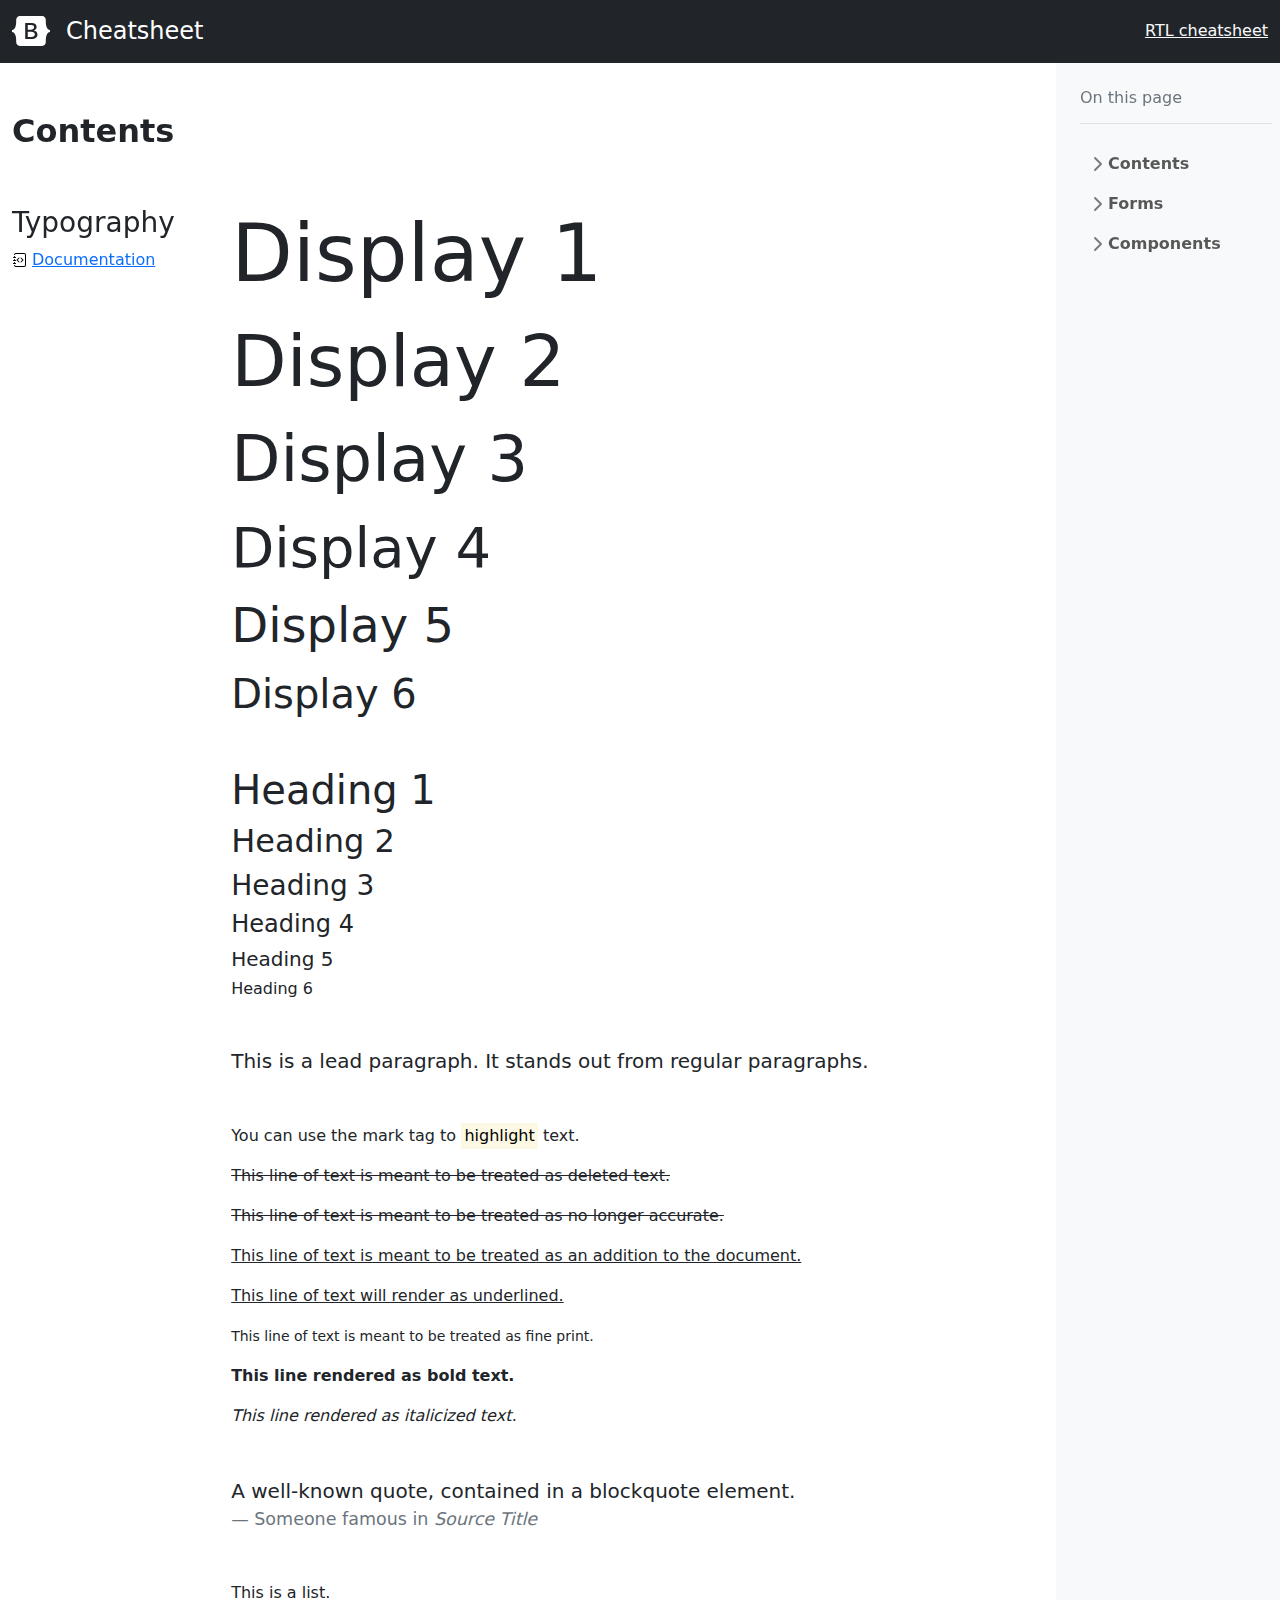
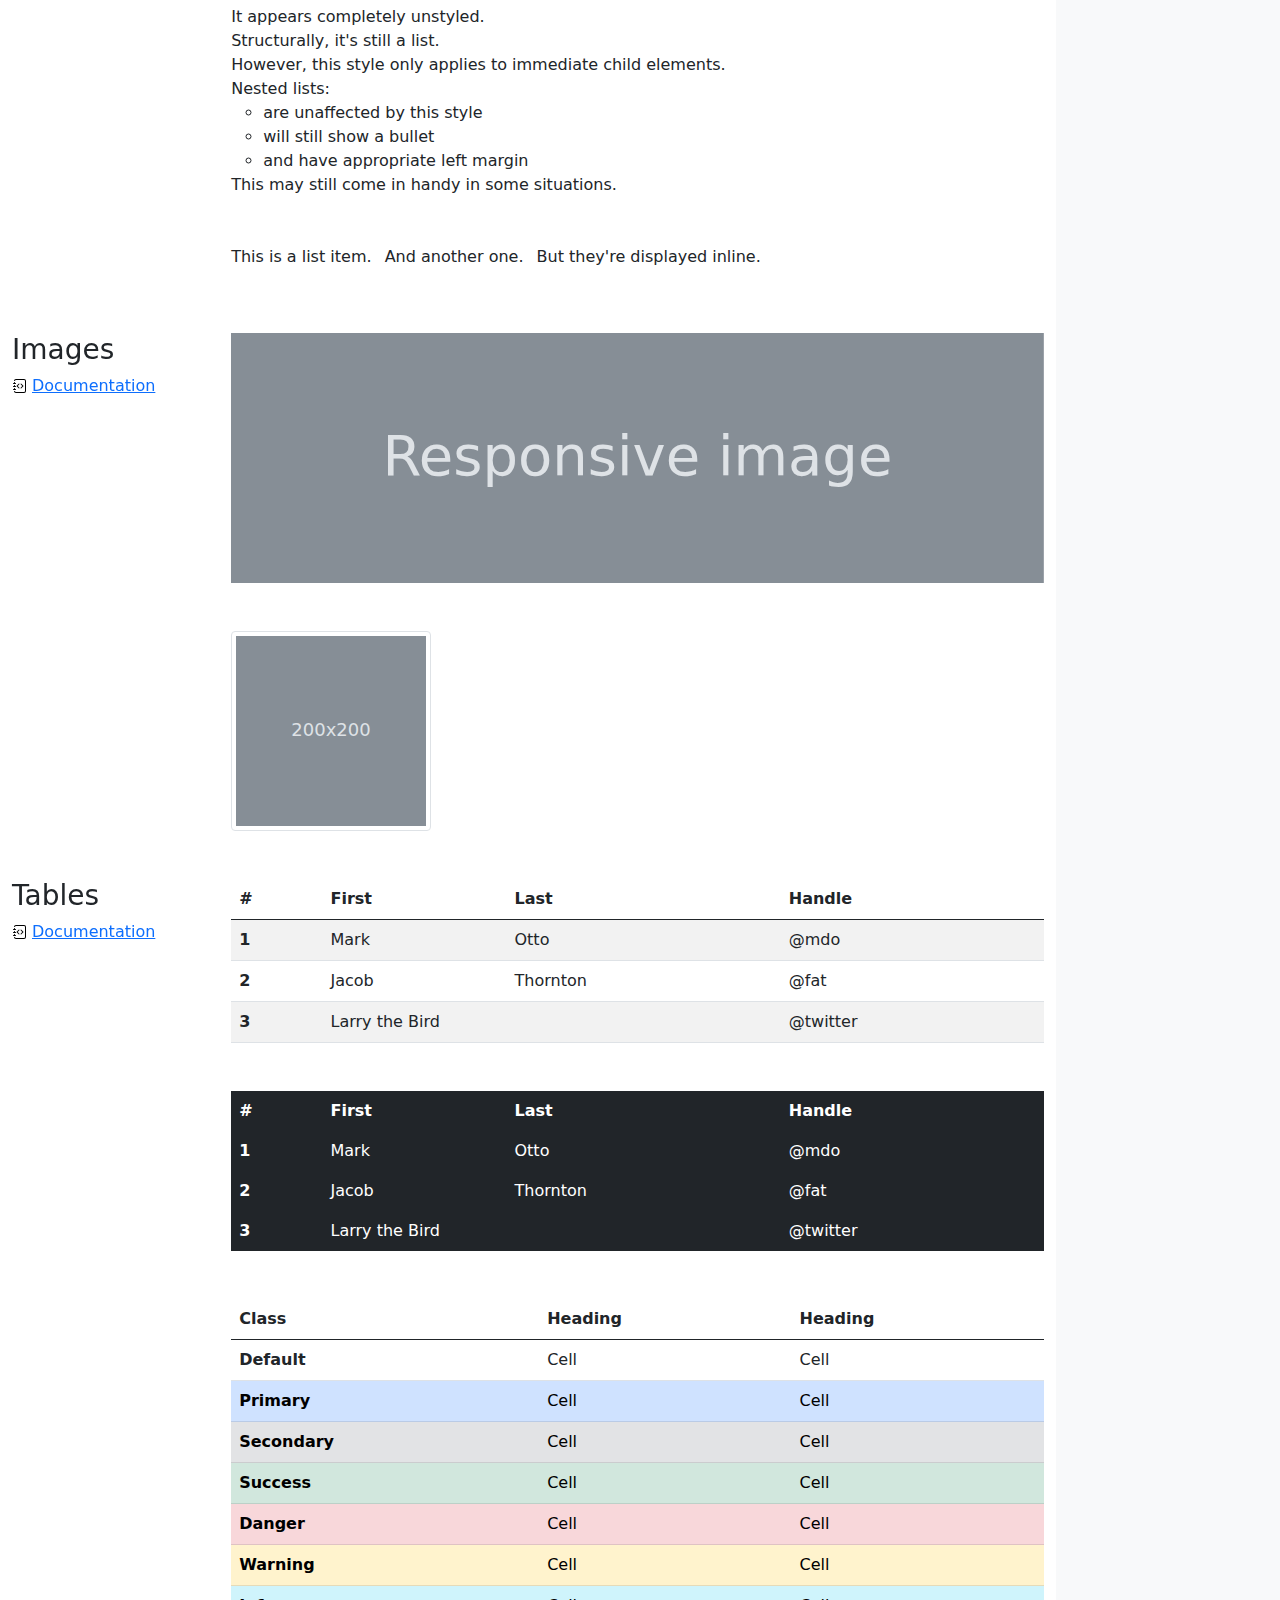
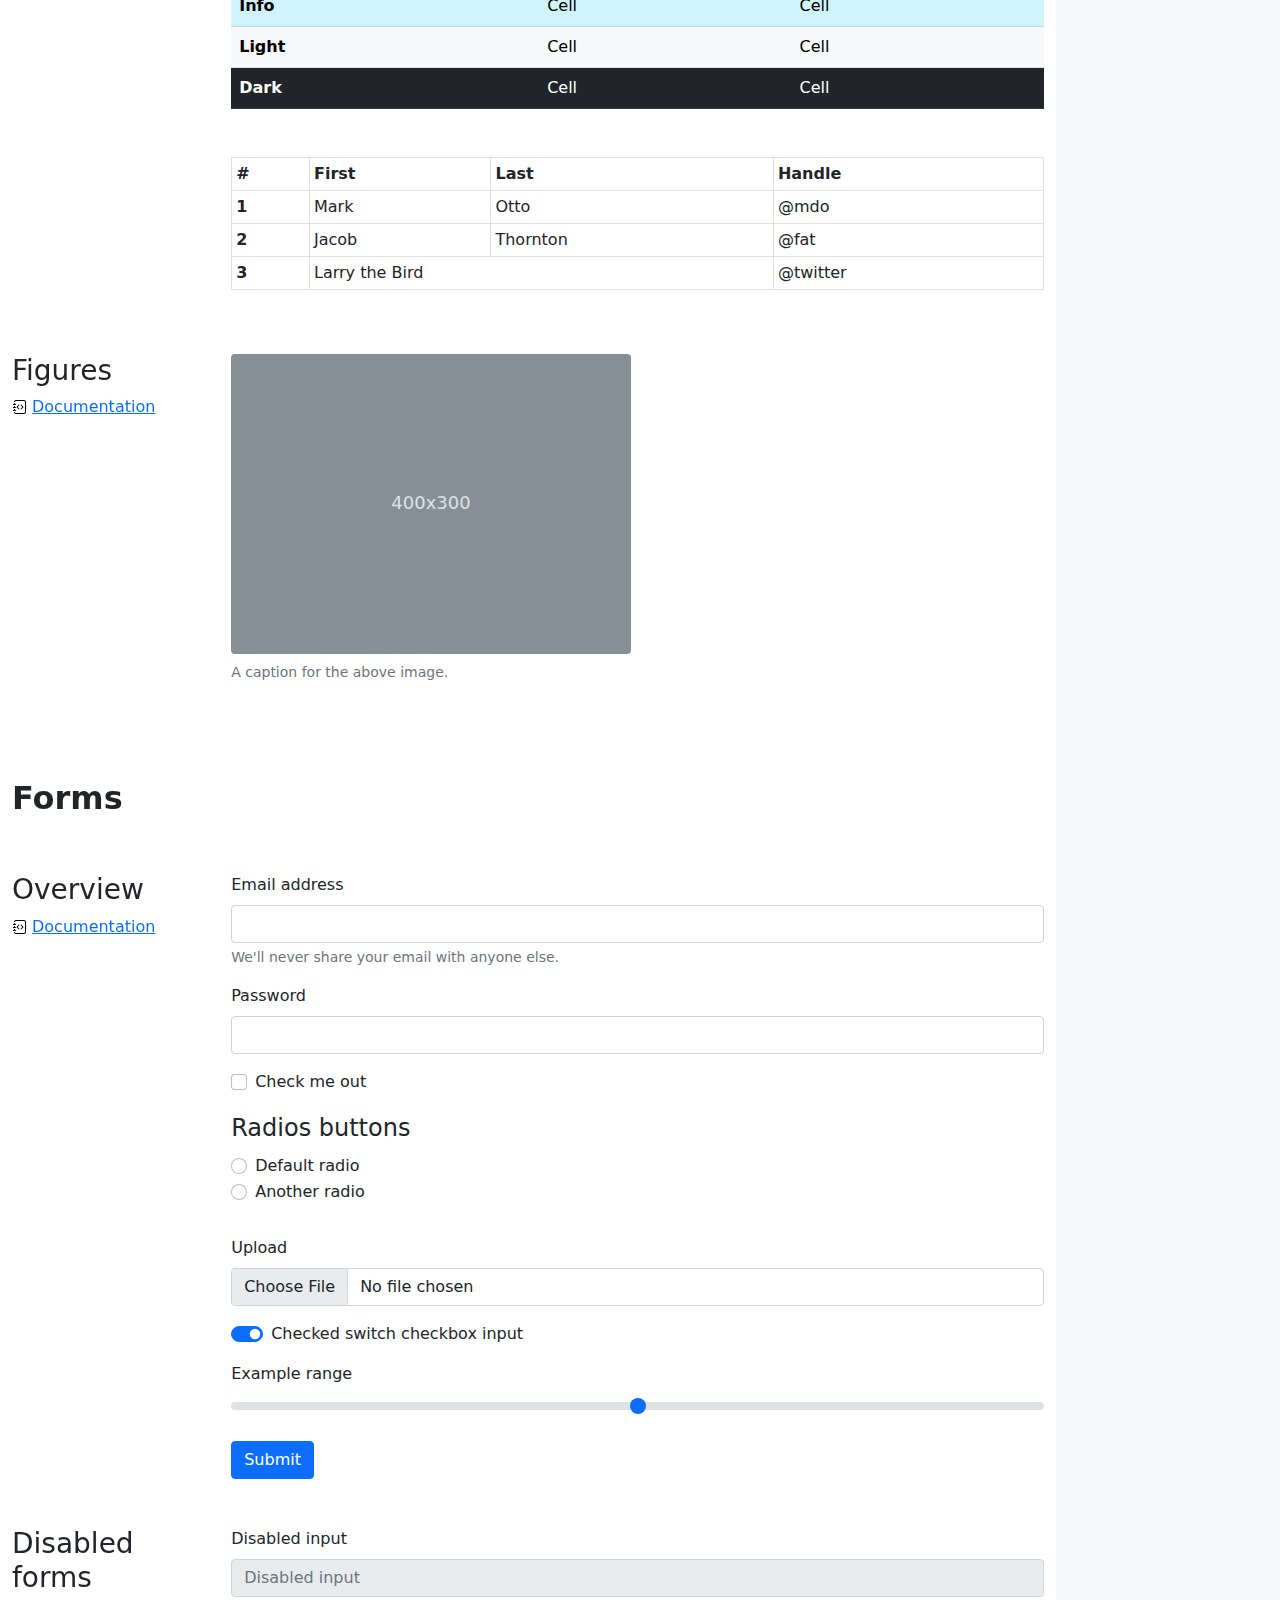
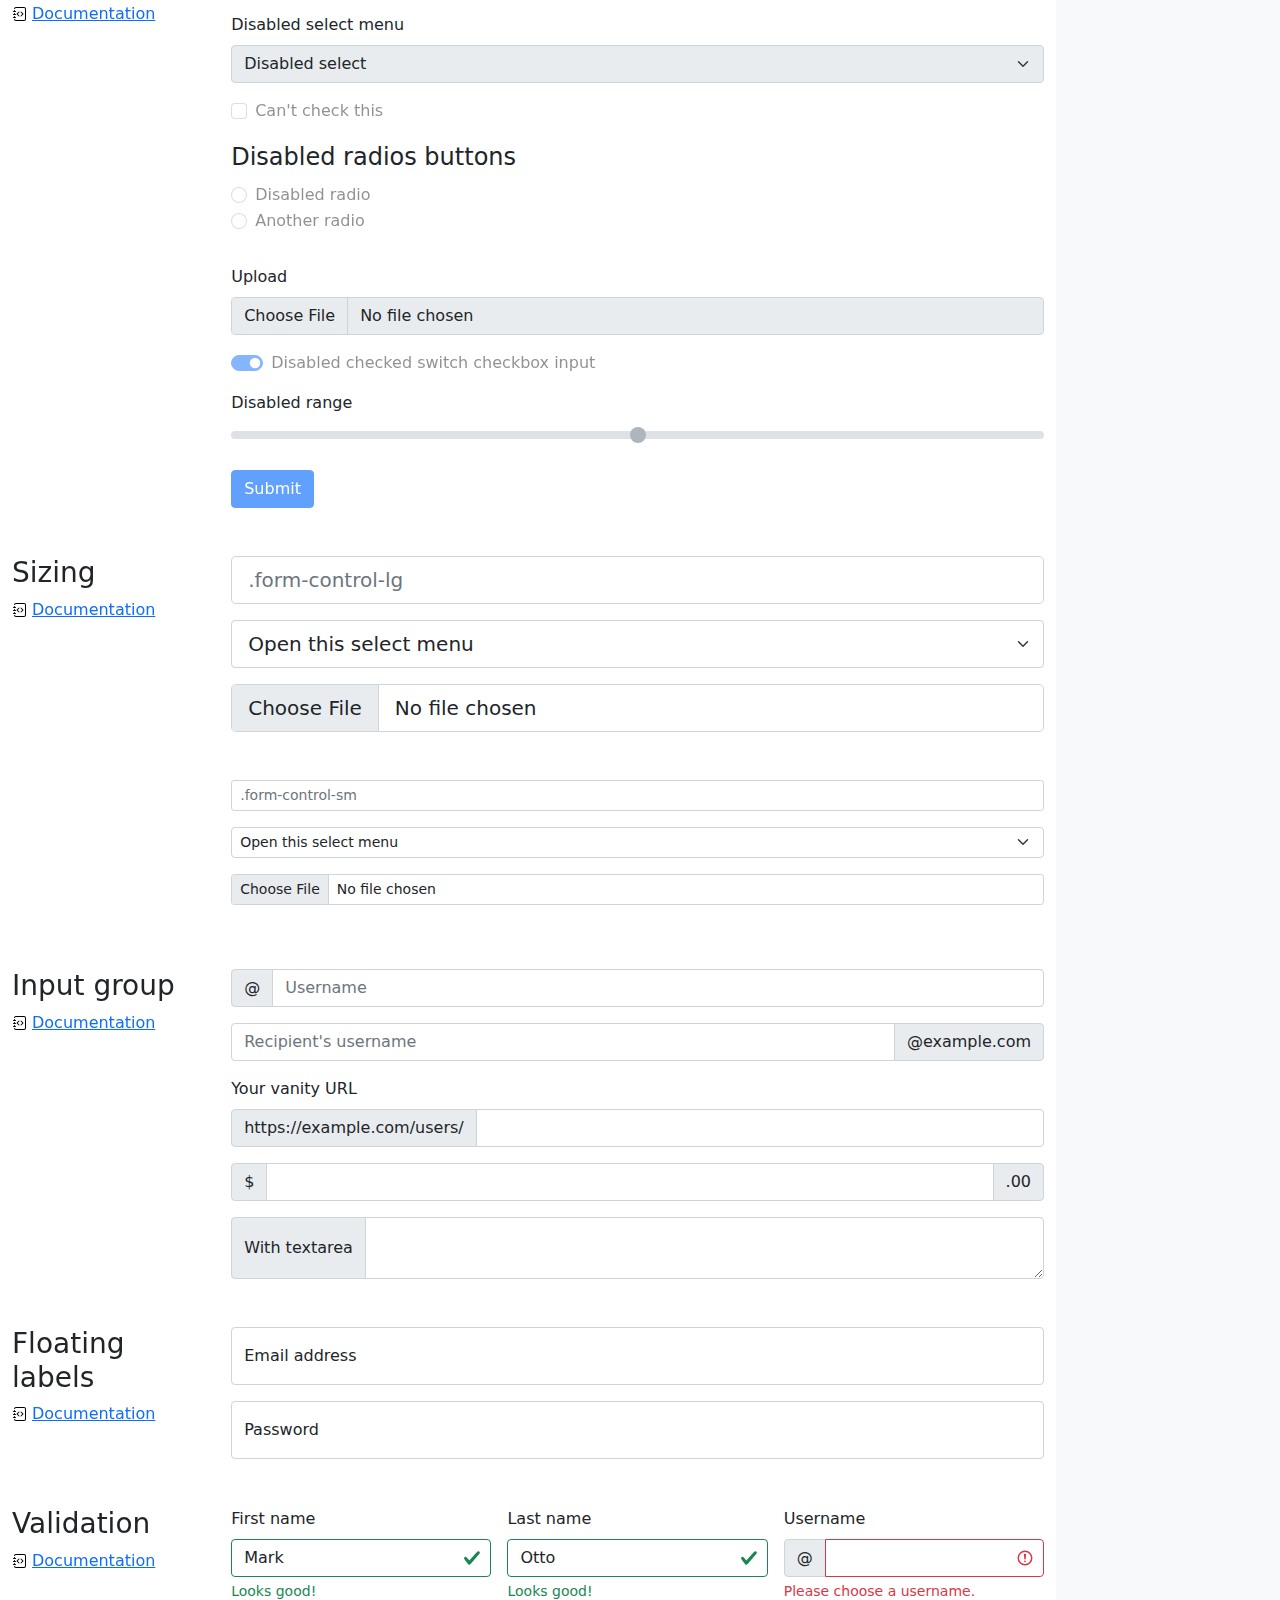
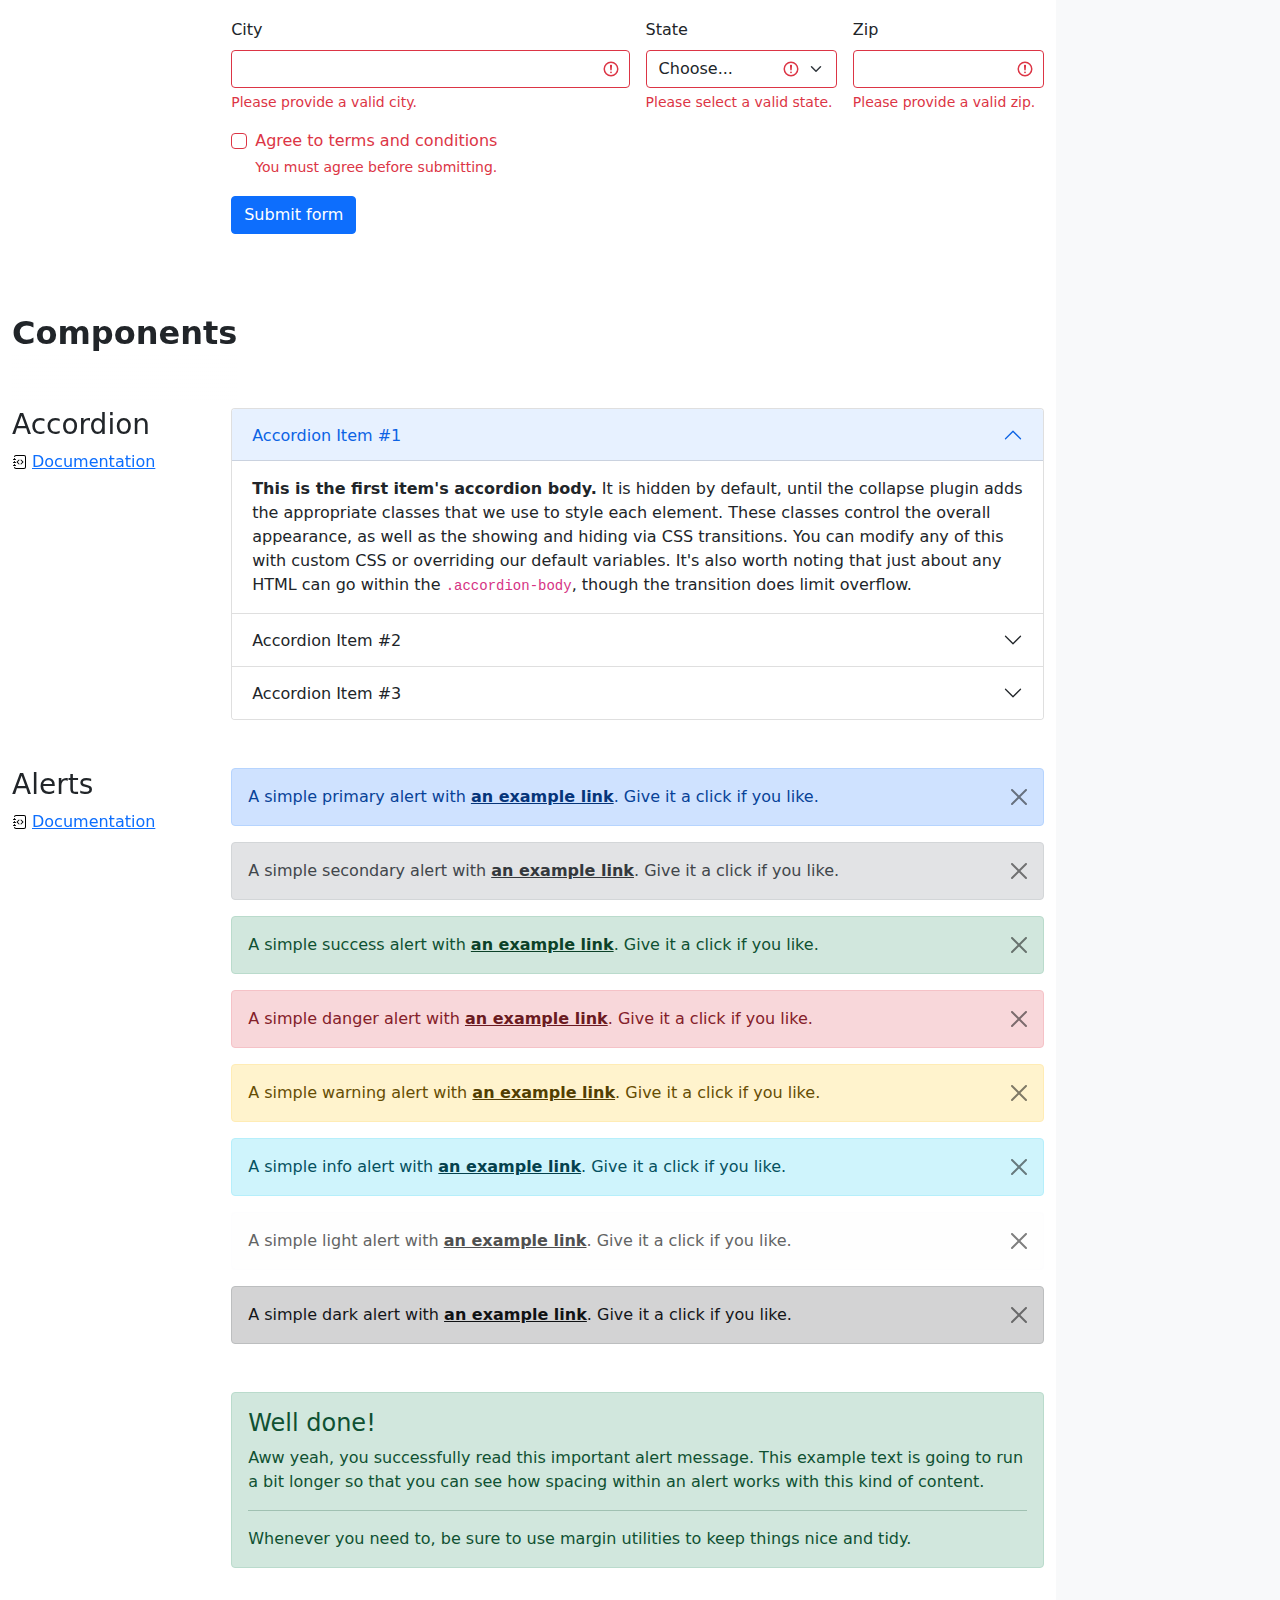
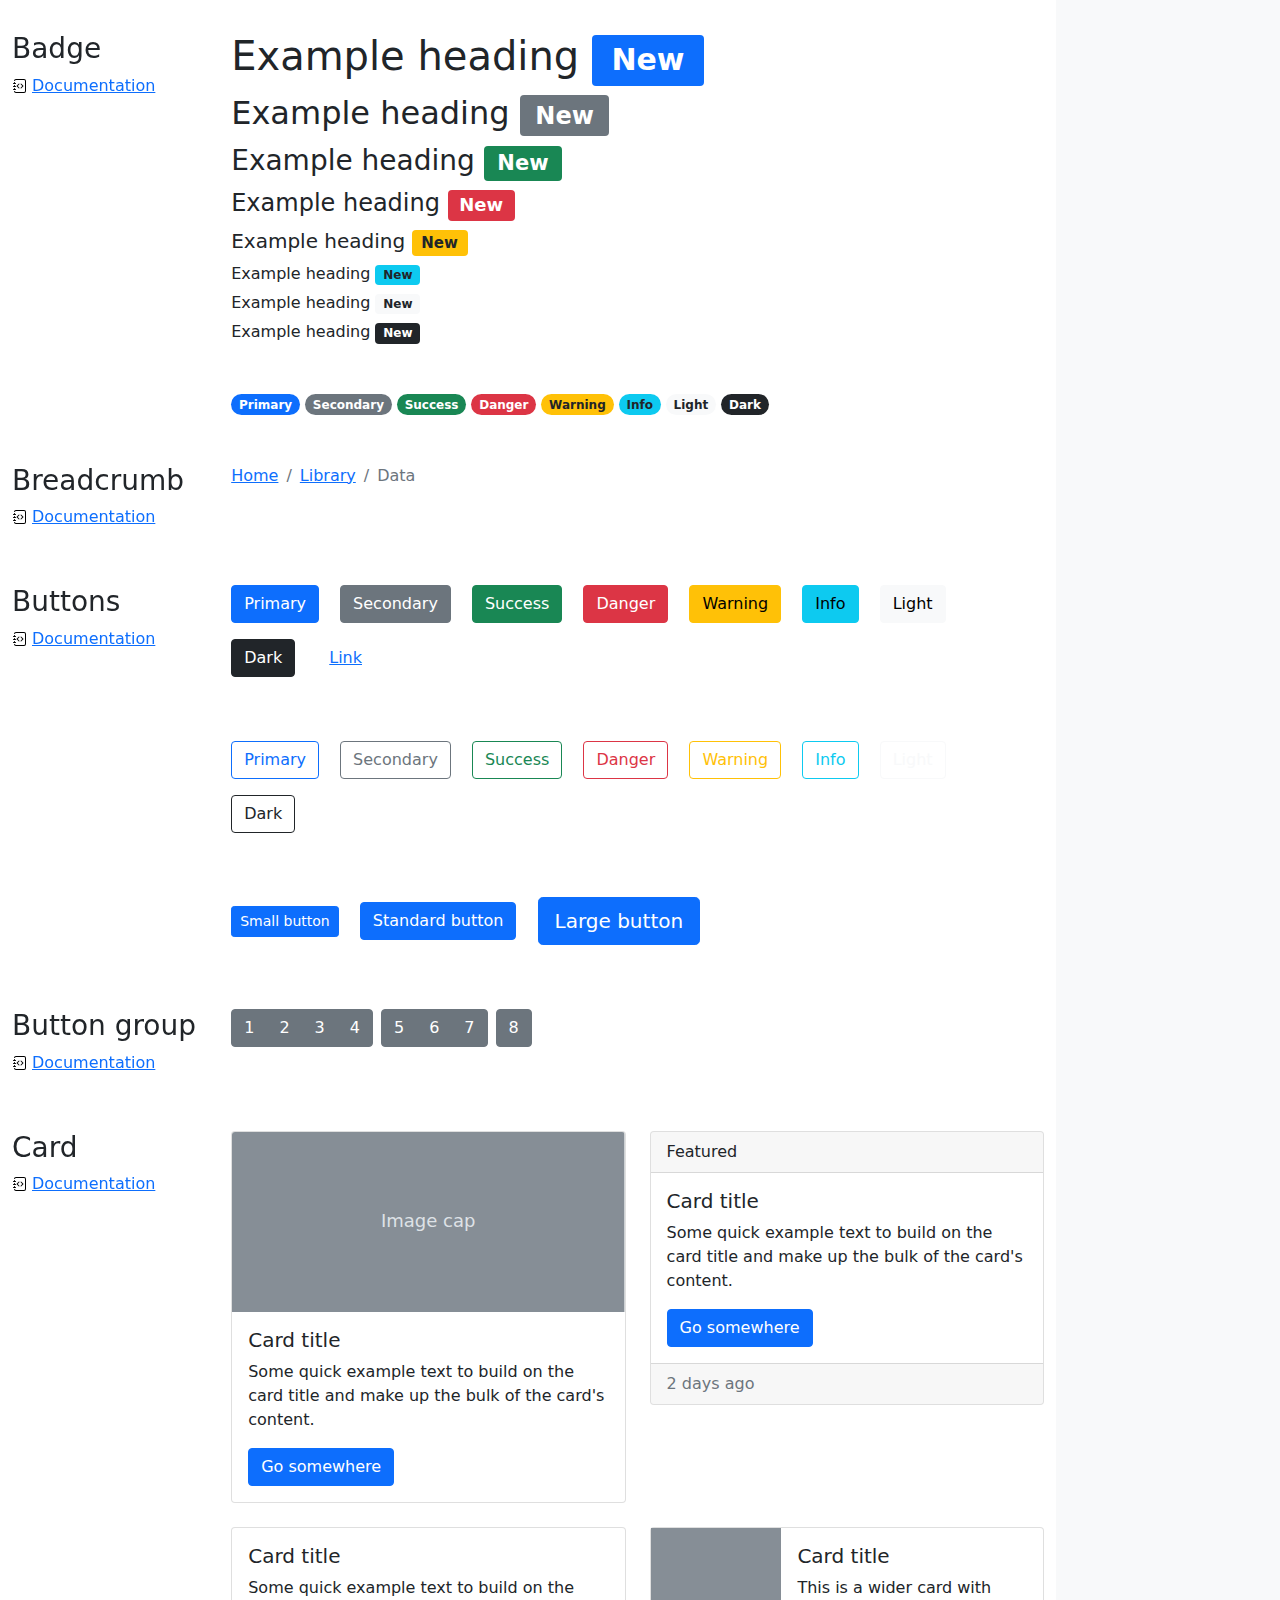
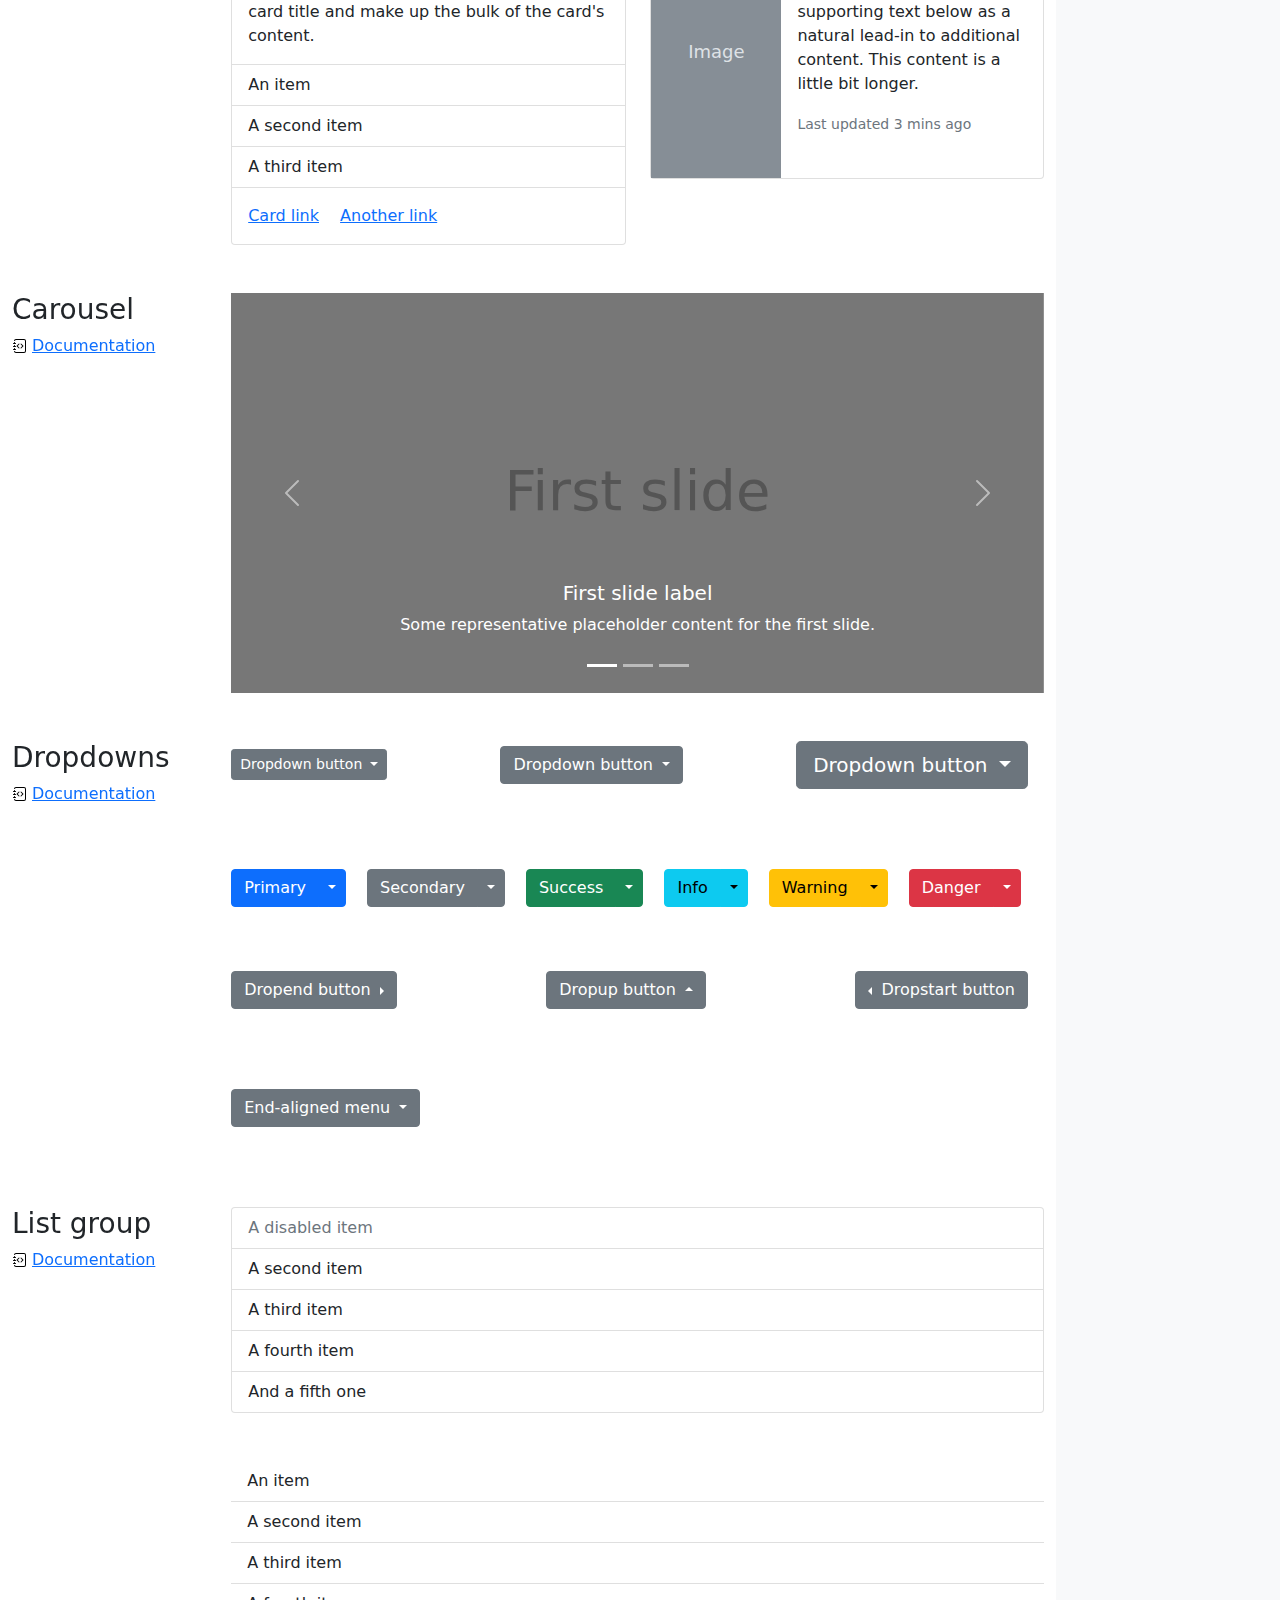
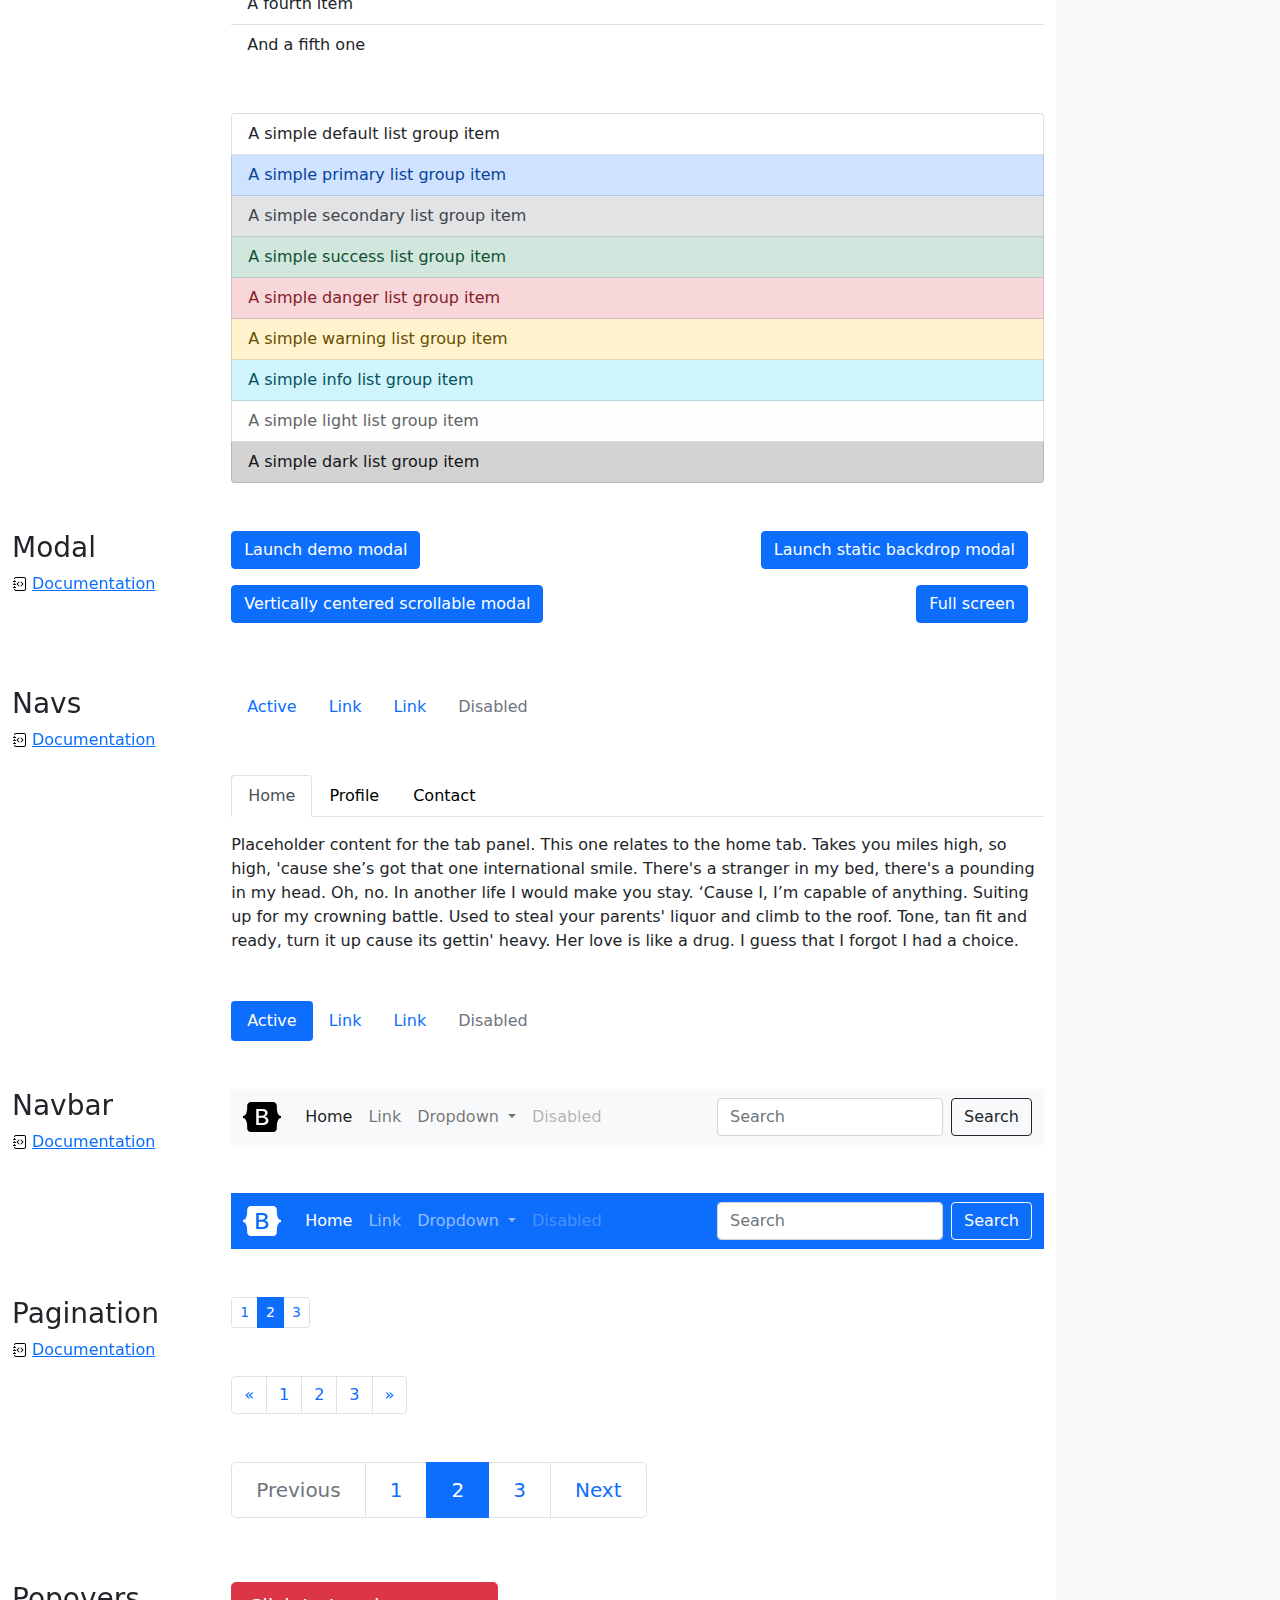
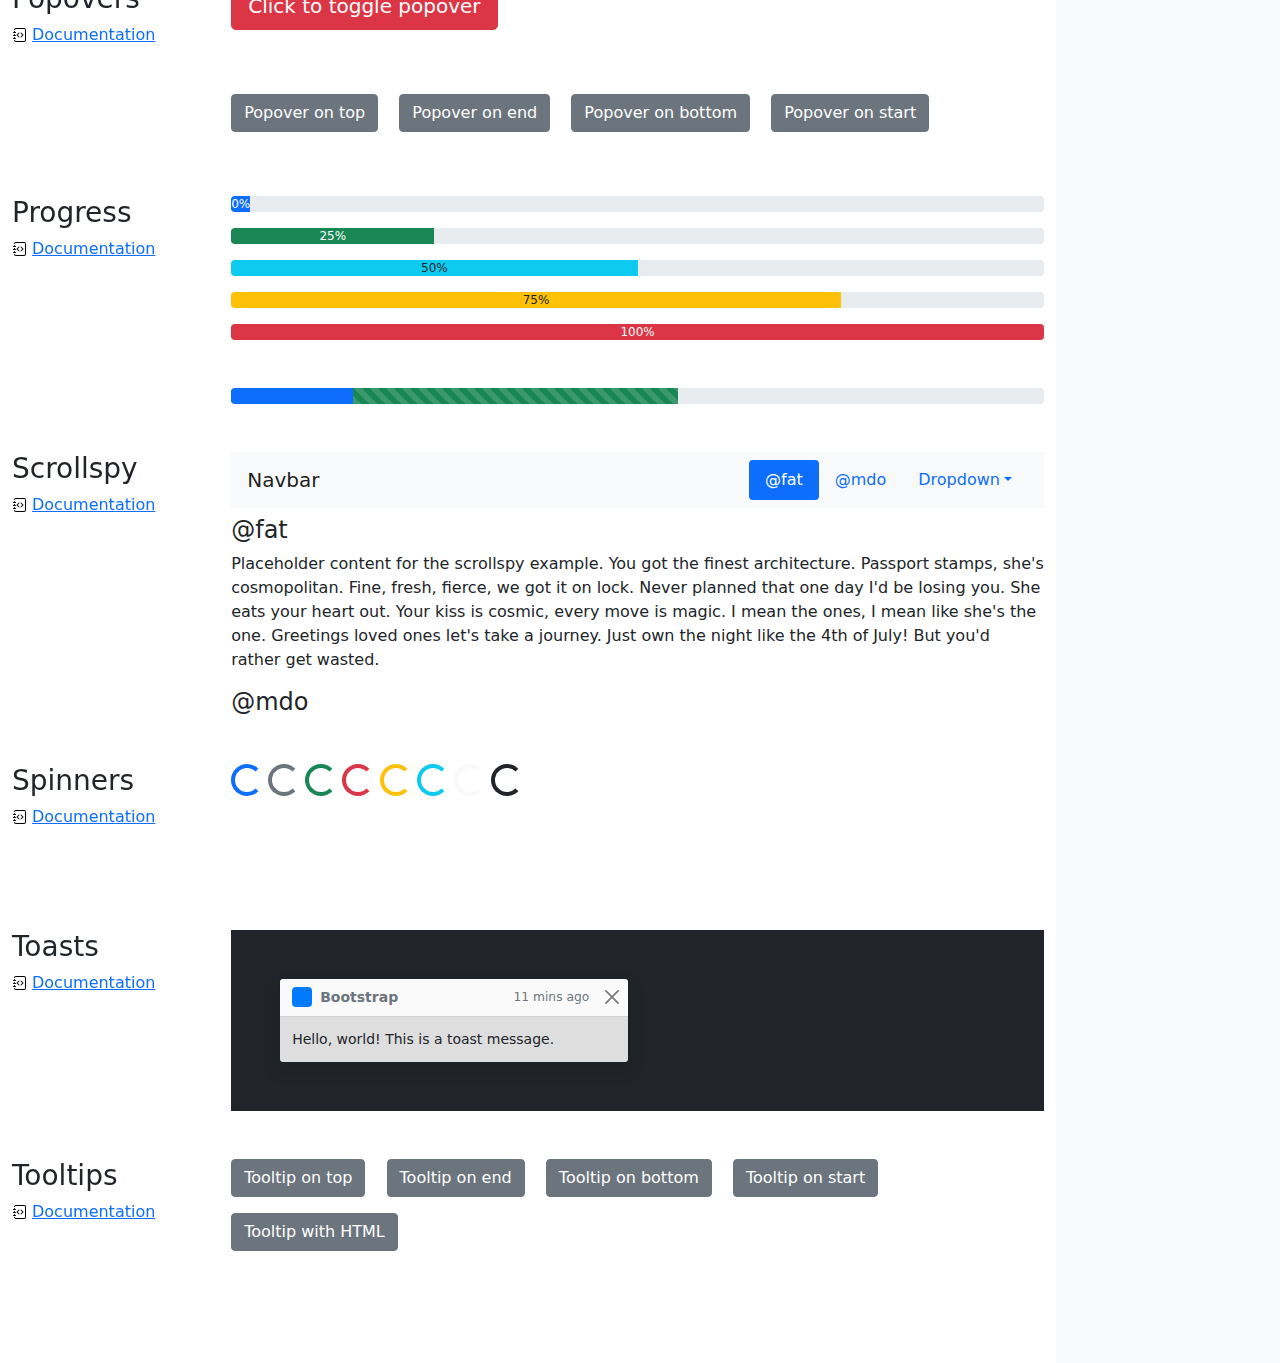
<file: shopthoitrang-main/bootstrap-5.0.0-beta3-examples/cheatsheet/index.html>
<!doctype html>
<html lang="en">
  <head>
    <meta charset="utf-8">
    <meta name="viewport" content="width=device-width, initial-scale=1">
    <meta name="description" content="">
    <meta name="author" content="Mark Otto, Jacob Thornton, and Bootstrap contributors">
    <meta name="generator" content="Hugo 0.82.0">
    <title>Cheatsheet · Bootstrap v5.0</title>

    <link rel="canonical" href="https://getbootstrap.com/docs/5.0/examples/cheatsheet/">

    

    <!-- Bootstrap core CSS -->
<link href="../assets/dist/css/bootstrap.min.css" rel="stylesheet">

    <style>
      .bd-placeholder-img {
        font-size: 1.125rem;
        text-anchor: middle;
        -webkit-user-select: none;
        -moz-user-select: none;
        user-select: none;
      }

      @media (min-width: 768px) {
        .bd-placeholder-img-lg {
          font-size: 3.5rem;
        }
      }
    </style>

    
    <!-- Custom styles for this template -->
    <link href="cheatsheet.css" rel="stylesheet">
  </head>
  <body class="bg-light">
    
<header class="bd-header bg-dark py-3 d-flex align-items-stretch border-bottom border-dark">
  <div class="container-fluid d-flex align-items-center">
    <h1 class="d-flex align-items-center fs-4 text-white mb-0">
      <img src="../assets/brand/bootstrap-logo-white.svg" width="38" height="30" class="me-3" alt="Bootstrap">
      Cheatsheet
    </h1>
    <a href="../examples/cheatsheet-rtl/" class="ms-auto link-light" hreflang="ar">RTL cheatsheet</a>
  </div>
</header>
<aside class="bd-aside sticky-xl-top text-muted align-self-start mb-3 mb-xl-5 px-2">
  <h2 class="h6 pt-4 pb-3 mb-4 border-bottom">On this page</h2>
  <nav class="small" id="toc">
    <ul class="list-unstyled">
      <li class="my-2">
        <button class="btn d-inline-flex align-items-center collapsed" data-bs-toggle="collapse" aria-expanded="false" data-bs-target="#contents-collapse" aria-controls="contents-collapse">Contents</button>
        <ul class="list-unstyled ps-3 collapse" id="contents-collapse">
          <li><a class="d-inline-flex align-items-center rounded" href="#typography">Typography</a></li>
          <li><a class="d-inline-flex align-items-center rounded" href="#images">Images</a></li>
          <li><a class="d-inline-flex align-items-center rounded" href="#tables">Tables</a></li>
          <li><a class="d-inline-flex align-items-center rounded" href="#figures">Figures</a></li>
        </ul>
      </li>
      <li class="my-2">
        <button class="btn d-inline-flex align-items-center collapsed" data-bs-toggle="collapse" aria-expanded="false" data-bs-target="#forms-collapse" aria-controls="forms-collapse">Forms</button>
        <ul class="list-unstyled ps-3 collapse" id="forms-collapse">
          <li><a class="d-inline-flex align-items-center rounded" href="#overview">Overview</a></li>
          <li><a class="d-inline-flex align-items-center rounded" href="#disabled-forms">Disabled forms</a></li>
          <li><a class="d-inline-flex align-items-center rounded" href="#sizing">Sizing</a></li>
          <li><a class="d-inline-flex align-items-center rounded" href="#input-group">Input group</a></li>
          <li><a class="d-inline-flex align-items-center rounded" href="#floating-labels">Floating labels</a></li>
          <li><a class="d-inline-flex align-items-center rounded" href="#validation">Validation</a></li>
        </ul>
      </li>
      <li class="my-2">
        <button class="btn d-inline-flex align-items-center collapsed" data-bs-toggle="collapse" aria-expanded="false" data-bs-target="#components-collapse" aria-controls="components-collapse">Components</button>
        <ul class="list-unstyled ps-3 collapse" id="components-collapse">
          <li><a class="d-inline-flex align-items-center rounded" href="#accordion">Accordion</a></li>
          <li><a class="d-inline-flex align-items-center rounded" href="#alerts">Alerts</a></li>
          <li><a class="d-inline-flex align-items-center rounded" href="#badge">Badge</a></li>
          <li><a class="d-inline-flex align-items-center rounded" href="#breadcrumb">Breadcrumb</a></li>
          <li><a class="d-inline-flex align-items-center rounded" href="#buttons">Buttons</a></li>
          <li><a class="d-inline-flex align-items-center rounded" href="#button-group">Button group</a></li>
          <li><a class="d-inline-flex align-items-center rounded" href="#card">Card</a></li>
          <li><a class="d-inline-flex align-items-center rounded" href="#carousel">Carousel</a></li>
          <li><a class="d-inline-flex align-items-center rounded" href="#dropdowns">Dropdowns</a></li>
          <li><a class="d-inline-flex align-items-center rounded" href="#list-group">List group</a></li>
          <li><a class="d-inline-flex align-items-center rounded" href="#modal">Modal</a></li>
          <li><a class="d-inline-flex align-items-center rounded" href="#navs">Navs</a></li>
          <li><a class="d-inline-flex align-items-center rounded" href="#navbar">Navbar</a></li>
          <li><a class="d-inline-flex align-items-center rounded" href="#pagination">Pagination</a></li>
          <li><a class="d-inline-flex align-items-center rounded" href="#popovers">Popovers</a></li>
          <li><a class="d-inline-flex align-items-center rounded" href="#progress">Progress</a></li>
          <li><a class="d-inline-flex align-items-center rounded" href="#scrollspy">Scrollspy</a></li>
          <li><a class="d-inline-flex align-items-center rounded" href="#spinners">Spinners</a></li>
          <li><a class="d-inline-flex align-items-center rounded" href="#toasts">Toasts</a></li>
          <li><a class="d-inline-flex align-items-center rounded" href="#tooltips">Tooltips</a></li>
        </ul>
      </li>
    </ul>
  </nav>
</aside>
<div class="bd-cheatsheet container-fluid bg-body">
  <section id="content">
    <h2 class="sticky-xl-top fw-bold pt-3 pt-xl-5 pb-2 pb-xl-3">Contents</h2>

    <article class="my-3" id="typography">
      <div class="bd-heading sticky-xl-top align-self-start mt-5 mb-3 mt-xl-0 mb-xl-2">
        <h3>Typography</h3>
        <a class="d-flex align-items-center" href="../content/typography/">Documentation</a>
      </div>

      <div>
        <div class="bd-example">
        <p class="display-1">Display 1</p>
        <p class="display-2">Display 2</p>
        <p class="display-3">Display 3</p>
        <p class="display-4">Display 4</p>
        <p class="display-5">Display 5</p>
        <p class="display-6">Display 6</p>
        </div>

        <div class="bd-example">
        <p class="h1">Heading 1</p>
        <p class="h2">Heading 2</p>
        <p class="h3">Heading 3</p>
        <p class="h4">Heading 4</p>
        <p class="h5">Heading 5</p>
        <p class="h6">Heading 6</p>
        </div>

        <div class="bd-example">
        <p class="lead">
          This is a lead paragraph. It stands out from regular paragraphs.
        </p>
        </div>

        <div class="bd-example">
        <p>You can use the mark tag to <mark>highlight</mark> text.</p>
        <p><del>This line of text is meant to be treated as deleted text.</del></p>
        <p><s>This line of text is meant to be treated as no longer accurate.</s></p>
        <p><ins>This line of text is meant to be treated as an addition to the document.</ins></p>
        <p><u>This line of text will render as underlined.</u></p>
        <p><small>This line of text is meant to be treated as fine print.</small></p>
        <p><strong>This line rendered as bold text.</strong></p>
        <p><em>This line rendered as italicized text.</em></p>
        </div>

        <div class="bd-example">
        <blockquote class="blockquote">
          <p>A well-known quote, contained in a blockquote element.</p>
          <footer class="blockquote-footer">Someone famous in <cite title="Source Title">Source Title</cite></footer>
        </blockquote>
        </div>

        <div class="bd-example">
        <ul class="list-unstyled">
          <li>This is a list.</li>
          <li>It appears completely unstyled.</li>
          <li>Structurally, it's still a list.</li>
          <li>However, this style only applies to immediate child elements.</li>
          <li>Nested lists:
            <ul>
              <li>are unaffected by this style</li>
              <li>will still show a bullet</li>
              <li>and have appropriate left margin</li>
            </ul>
          </li>
          <li>This may still come in handy in some situations.</li>
        </ul>
        </div>

        <div class="bd-example">
        <ul class="list-inline">
          <li class="list-inline-item">This is a list item.</li>
          <li class="list-inline-item">And another one.</li>
          <li class="list-inline-item">But they're displayed inline.</li>
        </ul>
        </div>
      </div>
    </article>
    <article class="my-3" id="images">
      <div class="bd-heading sticky-xl-top align-self-start mt-5 mb-3 mt-xl-0 mb-xl-2">
        <h3>Images</h3>
        <a class="d-flex align-items-center" href="../content/images/">Documentation</a>
      </div>

      <div>
        <div class="bd-example">
        <svg class="bd-placeholder-img bd-placeholder-img-lg img-fluid" width="100%" height="250" xmlns="http://www.w3.org/2000/svg" role="img" aria-label="Placeholder: Responsive image" preserveAspectRatio="xMidYMid slice" focusable="false"><title>Placeholder</title><rect width="100%" height="100%" fill="#868e96"/><text x="50%" y="50%" fill="#dee2e6" dy=".3em">Responsive image</text></svg>

        </div>

        <div class="bd-example">
        <svg class="bd-placeholder-img img-thumbnail" width="200" height="200" xmlns="http://www.w3.org/2000/svg" role="img" aria-label="A generic square placeholder image with a white border around it, making it resemble a photograph taken with an old instant camera: 200x200" preserveAspectRatio="xMidYMid slice" focusable="false"><title>A generic square placeholder image with a white border around it, making it resemble a photograph taken with an old instant camera</title><rect width="100%" height="100%" fill="#868e96"/><text x="50%" y="50%" fill="#dee2e6" dy=".3em">200x200</text></svg>

        </div>
      </div>
    </article>
    <article class="my-3" id="tables">
      <div class="bd-heading sticky-xl-top align-self-start mt-5 mb-3 mt-xl-0 mb-xl-2">
        <h3>Tables</h3>
        <a class="d-flex align-items-center" href="../content/tables/">Documentation</a>
      </div>

      <div>
        <div class="bd-example">
        <table class="table table-striped">
          <thead>
          <tr>
            <th scope="col">#</th>
            <th scope="col">First</th>
            <th scope="col">Last</th>
            <th scope="col">Handle</th>
          </tr>
          </thead>
          <tbody>
          <tr>
            <th scope="row">1</th>
            <td>Mark</td>
            <td>Otto</td>
            <td>@mdo</td>
          </tr>
          <tr>
            <th scope="row">2</th>
            <td>Jacob</td>
            <td>Thornton</td>
            <td>@fat</td>
          </tr>
          <tr>
            <th scope="row">3</th>
            <td colspan="2">Larry the Bird</td>
            <td>@twitter</td>
          </tr>
          </tbody>
        </table>
        </div>

        <div class="bd-example">
        <table class="table table-dark table-borderless">
          <thead>
          <tr>
            <th scope="col">#</th>
            <th scope="col">First</th>
            <th scope="col">Last</th>
            <th scope="col">Handle</th>
          </tr>
          </thead>
          <tbody>
          <tr>
            <th scope="row">1</th>
            <td>Mark</td>
            <td>Otto</td>
            <td>@mdo</td>
          </tr>
          <tr>
            <th scope="row">2</th>
            <td>Jacob</td>
            <td>Thornton</td>
            <td>@fat</td>
          </tr>
          <tr>
            <th scope="row">3</th>
            <td colspan="2">Larry the Bird</td>
            <td>@twitter</td>
          </tr>
          </tbody>
        </table>
        </div>

        <div class="bd-example">
        <table class="table table-hover">
          <thead>
          <tr>
            <th scope="col">Class</th>
            <th scope="col">Heading</th>
            <th scope="col">Heading</th>
          </tr>
          </thead>
          <tbody>
          <tr>
            <th scope="row">Default</th>
            <td>Cell</td>
            <td>Cell</td>
          </tr>
          
          <tr class="table-primary">
            <th scope="row">Primary</th>
            <td>Cell</td>
            <td>Cell</td>
          </tr>
          <tr class="table-secondary">
            <th scope="row">Secondary</th>
            <td>Cell</td>
            <td>Cell</td>
          </tr>
          <tr class="table-success">
            <th scope="row">Success</th>
            <td>Cell</td>
            <td>Cell</td>
          </tr>
          <tr class="table-danger">
            <th scope="row">Danger</th>
            <td>Cell</td>
            <td>Cell</td>
          </tr>
          <tr class="table-warning">
            <th scope="row">Warning</th>
            <td>Cell</td>
            <td>Cell</td>
          </tr>
          <tr class="table-info">
            <th scope="row">Info</th>
            <td>Cell</td>
            <td>Cell</td>
          </tr>
          <tr class="table-light">
            <th scope="row">Light</th>
            <td>Cell</td>
            <td>Cell</td>
          </tr>
          <tr class="table-dark">
            <th scope="row">Dark</th>
            <td>Cell</td>
            <td>Cell</td>
          </tr>
          </tbody>
        </table>
        </div>

        <div class="bd-example">
        <table class="table table-sm table-bordered">
          <thead>
          <tr>
            <th scope="col">#</th>
            <th scope="col">First</th>
            <th scope="col">Last</th>
            <th scope="col">Handle</th>
          </tr>
          </thead>
          <tbody>
          <tr>
            <th scope="row">1</th>
            <td>Mark</td>
            <td>Otto</td>
            <td>@mdo</td>
          </tr>
          <tr>
            <th scope="row">2</th>
            <td>Jacob</td>
            <td>Thornton</td>
            <td>@fat</td>
          </tr>
          <tr>
            <th scope="row">3</th>
            <td colspan="2">Larry the Bird</td>
            <td>@twitter</td>
          </tr>
          </tbody>
        </table>
        </div>
      </div>
    </article>
    <article class="my-3" id="figures">
      <div class="bd-heading sticky-xl-top align-self-start mt-5 mb-3 mt-xl-0 mb-xl-2">
        <h3>Figures</h3>
        <a class="d-flex align-items-center" href="../content/figures/">Documentation</a>
      </div>

      <div>
        <div class="bd-example">
        <figure class="figure">
          <svg class="bd-placeholder-img figure-img img-fluid rounded" width="400" height="300" xmlns="http://www.w3.org/2000/svg" role="img" aria-label="Placeholder: 400x300" preserveAspectRatio="xMidYMid slice" focusable="false"><title>Placeholder</title><rect width="100%" height="100%" fill="#868e96"/><text x="50%" y="50%" fill="#dee2e6" dy=".3em">400x300</text></svg>

          <figcaption class="figure-caption">A caption for the above image.</figcaption>
        </figure>
        </div>
      </div>
    </article>
  </section>

  <section id="forms">
    <h2 class="sticky-xl-top fw-bold pt-3 pt-xl-5 pb-2 pb-xl-3">Forms</h2>

    <article class="my-3" id="overview">
      <div class="bd-heading sticky-xl-top align-self-start mt-5 mb-3 mt-xl-0 mb-xl-2">
        <h3>Overview</h3>
        <a class="d-flex align-items-center" href="../forms/overview/">Documentation</a>
      </div>

      <div>
        <div class="bd-example">
        <form>
          <div class="mb-3">
            <label for="exampleInputEmail1" class="form-label">Email address</label>
            <input type="email" class="form-control" id="exampleInputEmail1" aria-describedby="emailHelp">
            <div id="emailHelp" class="form-text">We'll never share your email with anyone else.</div>
          </div>
          <div class="mb-3">
            <label for="exampleInputPassword1" class="form-label">Password</label>
            <input type="password" class="form-control" id="exampleInputPassword1">
          </div>
          <div class="mb-3 form-check">
            <input type="checkbox" class="form-check-input" id="exampleCheck1">
            <label class="form-check-label" for="exampleCheck1">Check me out</label>
          </div>
          <fieldset class="mb-3">
            <legend>Radios buttons</legend>
            <div class="form-check">
              <input type="radio" name="radios" class="form-check-input" id="exampleRadio1">
              <label class="form-check-label" for="exampleRadio1">Default radio</label>
            </div>
            <div class="mb-3 form-check">
              <input type="radio" name="radios" class="form-check-input" id="exampleRadio2">
              <label class="form-check-label" for="exampleRadio2">Another radio</label>
            </div>
          </fieldset>
          <div class="mb-3">
            <label class="form-label" for="customFile">Upload</label>
            <input type="file" class="form-control" id="customFile">
          </div>
          <div class="mb-3 form-check form-switch">
            <input class="form-check-input" type="checkbox" id="flexSwitchCheckChecked" checked>
            <label class="form-check-label" for="flexSwitchCheckChecked">Checked switch checkbox input</label>
          </div>
          <div class="mb-3">
            <label for="customRange3" class="form-label">Example range</label>
            <input type="range" class="form-range" min="0" max="5" step="0.5" id="customRange3">
          </div>
          <button type="submit" class="btn btn-primary">Submit</button>
        </form>
        </div>
      </div>
    </article>
    <article class="my-3" id="disabled-forms">
      <div class="bd-heading sticky-xl-top align-self-start mt-5 mb-3 mt-xl-0 mb-xl-2">
        <h3>Disabled forms</h3>
        <a class="d-flex align-items-center" href="../forms/overview/#disabled-forms">Documentation</a>
      </div>

      <div>
        <div class="bd-example">
        <form>
          <fieldset disabled aria-label="Disabled fieldset example">
            <div class="mb-3">
              <label for="disabledTextInput" class="form-label">Disabled input</label>
              <input type="text" id="disabledTextInput" class="form-control" placeholder="Disabled input">
            </div>
            <div class="mb-3">
              <label for="disabledSelect" class="form-label">Disabled select menu</label>
              <select id="disabledSelect" class="form-select">
                <option>Disabled select</option>
              </select>
            </div>
            <div class="mb-3">
              <div class="form-check">
                <input class="form-check-input" type="checkbox" id="disabledFieldsetCheck" disabled>
                <label class="form-check-label" for="disabledFieldsetCheck">
                  Can't check this
                </label>
              </div>
            </div>
            <fieldset class="mb-3">
              <legend>Disabled radios buttons</legend>
              <div class="form-check">
                <input type="radio" name="radios" class="form-check-input" id="disabledRadio1" disabled>
                <label class="form-check-label" for="disabledRadio1">Disabled radio</label>
              </div>
              <div class="mb-3 form-check">
                <input type="radio" name="radios" class="form-check-input" id="disabledRadio2" disabled>
                <label class="form-check-label" for="disabledRadio2">Another radio</label>
              </div>
            </fieldset>
            <div class="mb-3">
              <label class="form-label" for="disabledCustomFile">Upload</label>
              <input type="file" class="form-control" id="disabledCustomFile" disabled>
            </div>
            <div class="mb-3 form-check form-switch">
              <input class="form-check-input" type="checkbox" id="disabledSwitchCheckChecked" checked disabled>
              <label class="form-check-label" for="disabledSwitchCheckChecked">Disabled checked switch checkbox input</label>
            </div>
            <div class="mb-3">
              <label for="disabledRange" class="form-label">Disabled range</label>
              <input type="range" class="form-range" min="0" max="5" step="0.5" id="disabledRange">
            </div>
            <button type="submit" class="btn btn-primary">Submit</button>
          </fieldset>
        </form>
        </div>
      </div>
    </article>
    <article class="my-3" id="sizing">
      <div class="bd-heading sticky-xl-top align-self-start mt-5 mb-3 mt-xl-0 mb-xl-2">
        <h3>Sizing</h3>
        <a class="d-flex align-items-center" href="../forms/form-control/#sizing">Documentation</a>
      </div>

      <div>
        <div class="bd-example">
        <div class="mb-3">
          <input class="form-control form-control-lg" type="text" placeholder=".form-control-lg" aria-label=".form-control-lg example">
        </div>
        <div class="mb-3">
          <select class="form-select form-select-lg mb-3" aria-label=".form-select-lg example">
            <option selected>Open this select menu</option>
            <option value="1">One</option>
            <option value="2">Two</option>
            <option value="3">Three</option>
          </select>
        </div>
        <div class="mb-3">
          <input type="file" class="form-control form-control-lg" aria-label="Large file input example">
        </div>
        </div>

        <div class="bd-example">
        <div class="mb-3">
          <input class="form-control form-control-sm" type="text" placeholder=".form-control-sm" aria-label=".form-control-sm example">
        </div>
        <div class="mb-3">
          <select class="form-select form-select-sm" aria-label=".form-select-sm example">
            <option selected>Open this select menu</option>
            <option value="1">One</option>
            <option value="2">Two</option>
            <option value="3">Three</option>
          </select>
        </div>
        <div class="mb-3">
          <input type="file" class="form-control form-control-sm" aria-label="Small file input example">
        </div>
        </div>
      </div>
    </article>
    <article class="my-3" id="input-group">
      <div class="bd-heading sticky-xl-top align-self-start mt-5 mb-3 mt-xl-0 mb-xl-2">
        <h3>Input group</h3>
        <a class="d-flex align-items-center" href="../forms/input-group/">Documentation</a>
      </div>

      <div>
        <div class="bd-example">
        <div class="input-group mb-3">
          <span class="input-group-text" id="basic-addon1">@</span>
          <input type="text" class="form-control" placeholder="Username" aria-label="Username" aria-describedby="basic-addon1">
        </div>
        <div class="input-group mb-3">
          <input type="text" class="form-control" placeholder="Recipient's username" aria-label="Recipient's username" aria-describedby="basic-addon2">
          <span class="input-group-text" id="basic-addon2">@example.com</span>
        </div>
        <label for="basic-url" class="form-label">Your vanity URL</label>
        <div class="input-group mb-3">
          <span class="input-group-text" id="basic-addon3">https://example.com/users/</span>
          <input type="text" class="form-control" id="basic-url" aria-describedby="basic-addon3">
        </div>
        <div class="input-group mb-3">
          <span class="input-group-text">$</span>
          <input type="text" class="form-control" aria-label="Amount (to the nearest dollar)">
          <span class="input-group-text">.00</span>
        </div>
        <div class="input-group">
          <span class="input-group-text">With textarea</span>
          <textarea class="form-control" aria-label="With textarea"></textarea>
        </div>
        </div>
      </div>
    </article>
    <article class="my-3" id="floating-labels">
      <div class="bd-heading sticky-xl-top align-self-start mt-5 mb-3 mt-xl-0 mb-xl-2">
        <h3>Floating labels</h3>
        <a class="d-flex align-items-center" href="../forms/floating-labels/">Documentation</a>
      </div>

      <div>
        <div class="bd-example">
        <form>
          <div class="form-floating mb-3">
            <input type="email" class="form-control" id="floatingInput" placeholder="name@example.com">
            <label for="floatingInput">Email address</label>
          </div>
          <div class="form-floating">
            <input type="password" class="form-control" id="floatingPassword" placeholder="Password">
            <label for="floatingPassword">Password</label>
          </div>
        </form>
        </div>
      </div>
    </article>
    <article class="my-3" id="validation">
      <div class="bd-heading sticky-xl-top align-self-start mt-5 mb-3 mt-xl-0 mb-xl-2">
        <h3>Validation</h3>
        <a class="d-flex align-items-center" href="../forms/validation/">Documentation</a>
      </div>

      <div>
        <div class="bd-example">
        <form class="row g-3">
          <div class="col-md-4">
            <label for="validationServer01" class="form-label">First name</label>
            <input type="text" class="form-control is-valid" id="validationServer01" value="Mark" required>
            <div class="valid-feedback">
              Looks good!
            </div>
          </div>
          <div class="col-md-4">
            <label for="validationServer02" class="form-label">Last name</label>
            <input type="text" class="form-control is-valid" id="validationServer02" value="Otto" required>
            <div class="valid-feedback">
              Looks good!
            </div>
          </div>
          <div class="col-md-4">
            <label for="validationServerUsername" class="form-label">Username</label>
            <div class="input-group has-validation">
              <span class="input-group-text" id="inputGroupPrepend3">@</span>
              <input type="text" class="form-control is-invalid" id="validationServerUsername" aria-describedby="inputGroupPrepend3" required>
              <div class="invalid-feedback">
                Please choose a username.
              </div>
            </div>
          </div>
          <div class="col-md-6">
            <label for="validationServer03" class="form-label">City</label>
            <input type="text" class="form-control is-invalid" id="validationServer03" required>
            <div class="invalid-feedback">
              Please provide a valid city.
            </div>
          </div>
          <div class="col-md-3">
            <label for="validationServer04" class="form-label">State</label>
            <select class="form-select is-invalid" id="validationServer04" required>
              <option selected disabled value="">Choose...</option>
              <option>...</option>
            </select>
            <div class="invalid-feedback">
              Please select a valid state.
            </div>
          </div>
          <div class="col-md-3">
            <label for="validationServer05" class="form-label">Zip</label>
            <input type="text" class="form-control is-invalid" id="validationServer05" required>
            <div class="invalid-feedback">
              Please provide a valid zip.
            </div>
          </div>
          <div class="col-12">
            <div class="form-check">
              <input class="form-check-input is-invalid" type="checkbox" value="" id="invalidCheck3" required>
              <label class="form-check-label" for="invalidCheck3">
                Agree to terms and conditions
              </label>
              <div class="invalid-feedback">
                You must agree before submitting.
              </div>
            </div>
          </div>
          <div class="col-12">
            <button class="btn btn-primary" type="submit">Submit form</button>
          </div>
        </form>
        </div>
      </div>
    </article>
  </section>

  <section id="components">
    <h2 class="sticky-xl-top fw-bold pt-3 pt-xl-5 pb-2 pb-xl-3">Components</h2>

    <article class="my-3" id="accordion">
      <div class="bd-heading sticky-xl-top align-self-start mt-5 mb-3 mt-xl-0 mb-xl-2">
        <h3>Accordion</h3>
        <a class="d-flex align-items-center" href="../components/accordion/">Documentation</a>
      </div>

      <div>
        <div class="bd-example">
        <div class="accordion" id="accordionExample">
          <div class="accordion-item">
            <h4 class="accordion-header" id="headingOne">
              <button class="accordion-button" type="button" data-bs-toggle="collapse" data-bs-target="#collapseOne" aria-expanded="true" aria-controls="collapseOne">
                Accordion Item #1
              </button>
            </h4>
            <div id="collapseOne" class="accordion-collapse collapse show" aria-labelledby="headingOne" data-bs-parent="#accordionExample">
              <div class="accordion-body">
                <strong>This is the first item's accordion body.</strong> It is hidden by default, until the collapse plugin adds the appropriate classes that we use to style each element. These classes control the overall appearance, as well as the showing and hiding via CSS transitions. You can modify any of this with custom CSS or overriding our default variables. It's also worth noting that just about any HTML can go within the <code>.accordion-body</code>, though the transition does limit overflow.
              </div>
            </div>
          </div>
          <div class="accordion-item">
            <h4 class="accordion-header" id="headingTwo">
              <button class="accordion-button collapsed" type="button" data-bs-toggle="collapse" data-bs-target="#collapseTwo" aria-expanded="false" aria-controls="collapseTwo">
                Accordion Item #2
              </button>
            </h4>
            <div id="collapseTwo" class="accordion-collapse collapse" aria-labelledby="headingTwo" data-bs-parent="#accordionExample">
              <div class="accordion-body">
                <strong>This is the second item's accordion body.</strong> It is hidden by default, until the collapse plugin adds the appropriate classes that we use to style each element. These classes control the overall appearance, as well as the showing and hiding via CSS transitions. You can modify any of this with custom CSS or overriding our default variables. It's also worth noting that just about any HTML can go within the <code>.accordion-body</code>, though the transition does limit overflow.
              </div>
            </div>
          </div>
          <div class="accordion-item">
            <h4 class="accordion-header" id="headingThree">
              <button class="accordion-button collapsed" type="button" data-bs-toggle="collapse" data-bs-target="#collapseThree" aria-expanded="false" aria-controls="collapseThree">
                Accordion Item #3
              </button>
            </h4>
            <div id="collapseThree" class="accordion-collapse collapse" aria-labelledby="headingThree" data-bs-parent="#accordionExample">
              <div class="accordion-body">
                <strong>This is the third item's accordion body.</strong> It is hidden by default, until the collapse plugin adds the appropriate classes that we use to style each element. These classes control the overall appearance, as well as the showing and hiding via CSS transitions. You can modify any of this with custom CSS or overriding our default variables. It's also worth noting that just about any HTML can go within the <code>.accordion-body</code>, though the transition does limit overflow.
              </div>
            </div>
          </div>
        </div>
        </div>
      </div>
    </article>
    <article class="my-3" id="alerts">
      <div class="bd-heading sticky-xl-top align-self-start mt-5 mb-3 mt-xl-0 mb-xl-2">
        <h3>Alerts</h3>
        <a class="d-flex align-items-center" href="../components/alerts/">Documentation</a>
      </div>

      <div>
        <div class="bd-example">
        
        <div class="alert alert-primary alert-dismissible fade show" role="alert">
          A simple primary alert with <a href="#" class="alert-link">an example link</a>. Give it a click if you like.
          <button type="button" class="btn-close" data-bs-dismiss="alert" aria-label="Close"></button>
        </div>
        <div class="alert alert-secondary alert-dismissible fade show" role="alert">
          A simple secondary alert with <a href="#" class="alert-link">an example link</a>. Give it a click if you like.
          <button type="button" class="btn-close" data-bs-dismiss="alert" aria-label="Close"></button>
        </div>
        <div class="alert alert-success alert-dismissible fade show" role="alert">
          A simple success alert with <a href="#" class="alert-link">an example link</a>. Give it a click if you like.
          <button type="button" class="btn-close" data-bs-dismiss="alert" aria-label="Close"></button>
        </div>
        <div class="alert alert-danger alert-dismissible fade show" role="alert">
          A simple danger alert with <a href="#" class="alert-link">an example link</a>. Give it a click if you like.
          <button type="button" class="btn-close" data-bs-dismiss="alert" aria-label="Close"></button>
        </div>
        <div class="alert alert-warning alert-dismissible fade show" role="alert">
          A simple warning alert with <a href="#" class="alert-link">an example link</a>. Give it a click if you like.
          <button type="button" class="btn-close" data-bs-dismiss="alert" aria-label="Close"></button>
        </div>
        <div class="alert alert-info alert-dismissible fade show" role="alert">
          A simple info alert with <a href="#" class="alert-link">an example link</a>. Give it a click if you like.
          <button type="button" class="btn-close" data-bs-dismiss="alert" aria-label="Close"></button>
        </div>
        <div class="alert alert-light alert-dismissible fade show" role="alert">
          A simple light alert with <a href="#" class="alert-link">an example link</a>. Give it a click if you like.
          <button type="button" class="btn-close" data-bs-dismiss="alert" aria-label="Close"></button>
        </div>
        <div class="alert alert-dark alert-dismissible fade show" role="alert">
          A simple dark alert with <a href="#" class="alert-link">an example link</a>. Give it a click if you like.
          <button type="button" class="btn-close" data-bs-dismiss="alert" aria-label="Close"></button>
        </div>
        </div>

        <div class="bd-example">
        <div class="alert alert-success" role="alert">
          <h4 class="alert-heading">Well done!</h4>
          <p>Aww yeah, you successfully read this important alert message. This example text is going to run a bit longer so that you can see how spacing within an alert works with this kind of content.</p>
          <hr>
          <p class="mb-0">Whenever you need to, be sure to use margin utilities to keep things nice and tidy.</p>
        </div>
        </div>
      </div>
    </article>
    <article class="my-3" id="badge">
      <div class="bd-heading sticky-xl-top align-self-start mt-5 mb-3 mt-xl-0 mb-xl-2">
        <h3>Badge</h3>
        <a class="d-flex align-items-center" href="../components/badge/">Documentation</a>
      </div>

      <div>
        <div class="bd-example">
        <p class="h1">Example heading <span class="badge bg-primary">New</span></p>
        <p class="h2">Example heading <span class="badge bg-secondary">New</span></p>
        <p class="h3">Example heading <span class="badge bg-success">New</span></p>
        <p class="h4">Example heading <span class="badge bg-danger">New</span></p>
        <p class="h5">Example heading <span class="badge bg-warning text-dark">New</span></p>
        <p class="h6">Example heading <span class="badge bg-info text-dark">New</span></p>
        <p class="h6">Example heading <span class="badge bg-light text-dark">New</span></p>
        <p class="h6">Example heading <span class="badge bg-dark">New</span></p>
        </div>

        <div class="bd-example">
        
        <span class="badge rounded-pill bg-primary">Primary</span>
        <span class="badge rounded-pill bg-secondary">Secondary</span>
        <span class="badge rounded-pill bg-success">Success</span>
        <span class="badge rounded-pill bg-danger">Danger</span>
        <span class="badge rounded-pill bg-warning text-dark">Warning</span>
        <span class="badge rounded-pill bg-info text-dark">Info</span>
        <span class="badge rounded-pill bg-light text-dark">Light</span>
        <span class="badge rounded-pill bg-dark">Dark</span>
        </div>
      </div>
    </article>
    <article class="my-3" id="breadcrumb">
      <div class="bd-heading sticky-xl-top align-self-start mt-5 mb-3 mt-xl-0 mb-xl-2">
        <h3>Breadcrumb</h3>
        <a class="d-flex align-items-center" href="../components/breadcrumb/">Documentation</a>
      </div>

      <div>
        <div class="bd-example">
        <nav aria-label="breadcrumb">
          <ol class="breadcrumb">
            <li class="breadcrumb-item"><a href="#">Home</a></li>
            <li class="breadcrumb-item"><a href="#">Library</a></li>
            <li class="breadcrumb-item active" aria-current="page">Data</li>
          </ol>
        </nav>
        </div>
      </div>
    </article>
    <article class="my-3" id="buttons">
      <div class="bd-heading sticky-xl-top align-self-start mt-5 mb-3 mt-xl-0 mb-xl-2">
        <h3>Buttons</h3>
        <a class="d-flex align-items-center" href="../components/buttons/">Documentation</a>
      </div>

      <div>
        <div class="bd-example">
        
        <button type="button" class="btn btn-primary">Primary</button>
        <button type="button" class="btn btn-secondary">Secondary</button>
        <button type="button" class="btn btn-success">Success</button>
        <button type="button" class="btn btn-danger">Danger</button>
        <button type="button" class="btn btn-warning">Warning</button>
        <button type="button" class="btn btn-info">Info</button>
        <button type="button" class="btn btn-light">Light</button>
        <button type="button" class="btn btn-dark">Dark</button>

        <button type="button" class="btn btn-link">Link</button>
        </div>

        <div class="bd-example">
        
        <button type="button" class="btn btn-outline-primary">Primary</button>
        <button type="button" class="btn btn-outline-secondary">Secondary</button>
        <button type="button" class="btn btn-outline-success">Success</button>
        <button type="button" class="btn btn-outline-danger">Danger</button>
        <button type="button" class="btn btn-outline-warning">Warning</button>
        <button type="button" class="btn btn-outline-info">Info</button>
        <button type="button" class="btn btn-outline-light">Light</button>
        <button type="button" class="btn btn-outline-dark">Dark</button>
        </div>

        <div class="bd-example">
        <button type="button" class="btn btn-primary btn-sm">Small button</button>
        <button type="button" class="btn btn-primary">Standard button</button>
        <button type="button" class="btn btn-primary btn-lg">Large button</button>
        </div>
      </div>
    </article>
    <article class="my-3" id="button-group">
      <div class="bd-heading sticky-xl-top align-self-start mt-5 mb-3 mt-xl-0 mb-xl-2">
        <h3>Button group</h3>
        <a class="d-flex align-items-center" href="../components/button-group/">Documentation</a>
      </div>

      <div>
        <div class="bd-example">
        <div class="btn-toolbar" role="toolbar" aria-label="Toolbar with button groups">
          <div class="btn-group me-2" role="group" aria-label="First group">
            <button type="button" class="btn btn-secondary">1</button>
            <button type="button" class="btn btn-secondary">2</button>
            <button type="button" class="btn btn-secondary">3</button>
            <button type="button" class="btn btn-secondary">4</button>
          </div>
          <div class="btn-group me-2" role="group" aria-label="Second group">
            <button type="button" class="btn btn-secondary">5</button>
            <button type="button" class="btn btn-secondary">6</button>
            <button type="button" class="btn btn-secondary">7</button>
          </div>
          <div class="btn-group" role="group" aria-label="Third group">
            <button type="button" class="btn btn-secondary">8</button>
          </div>
        </div>
        </div>
      </div>
    </article>
    <article class="my-3" id="card">
      <div class="bd-heading sticky-xl-top align-self-start mt-5 mb-3 mt-xl-0 mb-xl-2">
        <h3>Card</h3>
        <a class="d-flex align-items-center" href="../components/card/">Documentation</a>
      </div>

      <div>
        <div class="bd-example">
        <div class="row  row-cols-1 row-cols-md-2 g-4">
          <div class="col">
            <div class="card">
              <svg class="bd-placeholder-img card-img-top" width="100%" height="180" xmlns="http://www.w3.org/2000/svg" role="img" aria-label="Placeholder: Image cap" preserveAspectRatio="xMidYMid slice" focusable="false"><title>Placeholder</title><rect width="100%" height="100%" fill="#868e96"/><text x="50%" y="50%" fill="#dee2e6" dy=".3em">Image cap</text></svg>

              <div class="card-body">
                <h5 class="card-title">Card title</h5>
                <p class="card-text">Some quick example text to build on the card title and make up the bulk of the card's content.</p>
                <a href="#" class="btn btn-primary">Go somewhere</a>
              </div>
            </div>
          </div>
          <div class="col">
            <div class="card">
              <div class="card-header">
                Featured
              </div>
              <div class="card-body">
                <h5 class="card-title">Card title</h5>
                <p class="card-text">Some quick example text to build on the card title and make up the bulk of the card's content.</p>
                <a href="#" class="btn btn-primary">Go somewhere</a>
              </div>
              <div class="card-footer text-muted">
                2 days ago
              </div>
            </div>
          </div>
          <div class="col">
            <div class="card">
              <div class="card-body">
                <h5 class="card-title">Card title</h5>
                <p class="card-text">Some quick example text to build on the card title and make up the bulk of the card's content.</p>
              </div>
              <ul class="list-group list-group-flush">
                <li class="list-group-item">An item</li>
                <li class="list-group-item">A second item</li>
                <li class="list-group-item">A third item</li>
              </ul>
              <div class="card-body">
                <a href="#" class="card-link">Card link</a>
                <a href="#" class="card-link">Another link</a>
              </div>
            </div>
          </div>
          <div class="col">
            <div class="card">
              <div class="row g-0">
                <div class="col-md-4">
                  <svg class="bd-placeholder-img" width="100%" height="250" xmlns="http://www.w3.org/2000/svg" role="img" aria-label="Placeholder: Image" preserveAspectRatio="xMidYMid slice" focusable="false"><title>Placeholder</title><rect width="100%" height="100%" fill="#868e96"/><text x="50%" y="50%" fill="#dee2e6" dy=".3em">Image</text></svg>

                </div>
                <div class="col-md-8">
                  <div class="card-body">
                    <h5 class="card-title">Card title</h5>
                    <p class="card-text">This is a wider card with supporting text below as a natural lead-in to additional content. This content is a little bit longer.</p>
                    <p class="card-text"><small class="text-muted">Last updated 3 mins ago</small></p>
                  </div>
                </div>
              </div>
            </div>
          </div>
        </div>
        </div>
      </div>
    </article>
    <article class="my-3" id="carousel">
      <div class="bd-heading sticky-xl-top align-self-start mt-5 mb-3 mt-xl-0 mb-xl-2">
        <h3>Carousel</h3>
        <a class="d-flex align-items-center" href="../components/carousel/">Documentation</a>
      </div>

      <div>
        <div class="bd-example">
        <div id="carouselExampleCaptions" class="carousel slide" data-bs-ride="carousel">
          <div class="carousel-indicators">
            <button type="button" data-bs-target="#carouselExampleCaptions" data-bs-slide-to="0" class="active" aria-current="true" aria-label="Slide 1"></button>
            <button type="button" data-bs-target="#carouselExampleCaptions" data-bs-slide-to="1" aria-label="Slide 2"></button>
            <button type="button" data-bs-target="#carouselExampleCaptions" data-bs-slide-to="2" aria-label="Slide 3"></button>
          </div>
          <div class="carousel-inner">
            <div class="carousel-item active">
              <svg class="bd-placeholder-img bd-placeholder-img-lg d-block w-100" width="800" height="400" xmlns="http://www.w3.org/2000/svg" role="img" aria-label="Placeholder: First slide" preserveAspectRatio="xMidYMid slice" focusable="false"><title>Placeholder</title><rect width="100%" height="100%" fill="#777"/><text x="50%" y="50%" fill="#555" dy=".3em">First slide</text></svg>

              <div class="carousel-caption d-none d-md-block">
                <h5>First slide label</h5>
                <p>Some representative placeholder content for the first slide.</p>
              </div>
            </div>
            <div class="carousel-item">
              <svg class="bd-placeholder-img bd-placeholder-img-lg d-block w-100" width="800" height="400" xmlns="http://www.w3.org/2000/svg" role="img" aria-label="Placeholder: Second slide" preserveAspectRatio="xMidYMid slice" focusable="false"><title>Placeholder</title><rect width="100%" height="100%" fill="#666"/><text x="50%" y="50%" fill="#444" dy=".3em">Second slide</text></svg>

              <div class="carousel-caption d-none d-md-block">
                <h5>Second slide label</h5>
                <p>Some representative placeholder content for the second slide.</p>
              </div>
            </div>
            <div class="carousel-item">
              <svg class="bd-placeholder-img bd-placeholder-img-lg d-block w-100" width="800" height="400" xmlns="http://www.w3.org/2000/svg" role="img" aria-label="Placeholder: Third slide" preserveAspectRatio="xMidYMid slice" focusable="false"><title>Placeholder</title><rect width="100%" height="100%" fill="#555"/><text x="50%" y="50%" fill="#333" dy=".3em">Third slide</text></svg>

              <div class="carousel-caption d-none d-md-block">
                <h5>Third slide label</h5>
                <p>Some representative placeholder content for the third slide.</p>
              </div>
            </div>
          </div>
          <button class="carousel-control-prev" type="button" data-bs-target="#carouselExampleCaptions"  data-bs-slide="prev">
            <span class="carousel-control-prev-icon" aria-hidden="true"></span>
            <span class="visually-hidden">Previous</span>
          </button>
          <button class="carousel-control-next" type="button" data-bs-target="#carouselExampleCaptions"  data-bs-slide="next">
            <span class="carousel-control-next-icon" aria-hidden="true"></span>
            <span class="visually-hidden">Next</span>
          </button>
        </div>
        </div>
      </div>
    </article>
    <article class="my-3" id="dropdowns">
      <div class="bd-heading sticky-xl-top align-self-start mt-5 mb-3 mt-xl-0 mb-xl-2">
        <h3>Dropdowns</h3>
        <a class="d-flex align-items-center" href="../components/dropdowns/">Documentation</a>
      </div>

      <div>
        <div class="bd-example">
        <div class="btn-group w-100 align-items-center justify-content-between flex-wrap">
          <div class="dropdown">
            <button class="btn btn-secondary btn-sm dropdown-toggle" type="button" id="dropdownMenuButtonSM" data-bs-toggle="dropdown" aria-expanded="false">
              Dropdown button
            </button>
            <ul class="dropdown-menu" aria-labelledby="dropdownMenuButtonSM">
              <li><h6 class="dropdown-header">Dropdown header</h6></li>
              <li><a class="dropdown-item" href="#">Action</a></li>
              <li><a class="dropdown-item" href="#">Another action</a></li>
              <li><a class="dropdown-item" href="#">Something else here</a></li>
              <li><hr class="dropdown-divider"></li>
              <li><a class="dropdown-item" href="#">Separated link</a></li>
            </ul>
          </div>
          <div class="dropdown">
            <button class="btn btn-secondary dropdown-toggle" type="button" id="dropdownMenuButton" data-bs-toggle="dropdown" aria-expanded="false">
              Dropdown button
            </button>
            <ul class="dropdown-menu" aria-labelledby="dropdownMenuButton">
              <li><h6 class="dropdown-header">Dropdown header</h6></li>
              <li><a class="dropdown-item" href="#">Action</a></li>
              <li><a class="dropdown-item" href="#">Another action</a></li>
              <li><a class="dropdown-item" href="#">Something else here</a></li>
              <li><hr class="dropdown-divider"></li>
              <li><a class="dropdown-item" href="#">Separated link</a></li>
            </ul>
          </div>
          <div class="dropdown">
            <button class="btn btn-secondary btn-lg dropdown-toggle" type="button" id="dropdownMenuButtonLG" data-bs-toggle="dropdown" aria-expanded="false">
              Dropdown button
            </button>
            <ul class="dropdown-menu" aria-labelledby="dropdownMenuButtonLG">
              <li><h6 class="dropdown-header">Dropdown header</h6></li>
              <li><a class="dropdown-item" href="#">Action</a></li>
              <li><a class="dropdown-item" href="#">Another action</a></li>
              <li><a class="dropdown-item" href="#">Something else here</a></li>
              <li><hr class="dropdown-divider"></li>
              <li><a class="dropdown-item" href="#">Separated link</a></li>
            </ul>
          </div>
        </div>
        </div>

        <div class="bd-example">
        <div class="btn-group">
          <button type="button" class="btn btn-primary">Primary</button>
          <button type="button" class="btn btn-primary dropdown-toggle dropdown-toggle-split" data-bs-toggle="dropdown" aria-expanded="false">
            <span class="visually-hidden">Toggle Dropdown</span>
          </button>
          <ul class="dropdown-menu">
            <li><a class="dropdown-item" href="#">Action</a></li>
            <li><a class="dropdown-item" href="#">Another action</a></li>
            <li><a class="dropdown-item" href="#">Something else here</a></li>
          </ul>
        </div><!-- /btn-group -->
        <div class="btn-group">
          <button type="button" class="btn btn-secondary">Secondary</button>
          <button type="button" class="btn btn-secondary dropdown-toggle dropdown-toggle-split" data-bs-toggle="dropdown" aria-expanded="false">
            <span class="visually-hidden">Toggle Dropdown</span>
          </button>
          <ul class="dropdown-menu">
            <li><a class="dropdown-item" href="#">Action</a></li>
            <li><a class="dropdown-item" href="#">Another action</a></li>
            <li><a class="dropdown-item" href="#">Something else here</a></li>
          </ul>
        </div><!-- /btn-group -->
        <div class="btn-group">
          <button type="button" class="btn btn-success">Success</button>
          <button type="button" class="btn btn-success dropdown-toggle dropdown-toggle-split" data-bs-toggle="dropdown" aria-expanded="false">
            <span class="visually-hidden">Toggle Dropdown</span>
          </button>
          <ul class="dropdown-menu">
            <li><a class="dropdown-item" href="#">Action</a></li>
            <li><a class="dropdown-item" href="#">Another action</a></li>
            <li><a class="dropdown-item" href="#">Something else here</a></li>
          </ul>
        </div><!-- /btn-group -->
        <div class="btn-group">
          <button type="button" class="btn btn-info">Info</button>
          <button type="button" class="btn btn-info dropdown-toggle dropdown-toggle-split" data-bs-toggle="dropdown" aria-expanded="false">
            <span class="visually-hidden">Toggle Dropdown</span>
          </button>
          <ul class="dropdown-menu">
            <li><a class="dropdown-item" href="#">Action</a></li>
            <li><a class="dropdown-item" href="#">Another action</a></li>
            <li><a class="dropdown-item" href="#">Something else here</a></li>
          </ul>
        </div><!-- /btn-group -->
        <div class="btn-group">
          <button type="button" class="btn btn-warning">Warning</button>
          <button type="button" class="btn btn-warning dropdown-toggle dropdown-toggle-split" data-bs-toggle="dropdown" aria-expanded="false">
            <span class="visually-hidden">Toggle Dropdown</span>
          </button>
          <ul class="dropdown-menu">
            <li><a class="dropdown-item" href="#">Action</a></li>
            <li><a class="dropdown-item" href="#">Another action</a></li>
            <li><a class="dropdown-item" href="#">Something else here</a></li>
          </ul>
        </div><!-- /btn-group -->
        <div class="btn-group">
          <button type="button" class="btn btn-danger">Danger</button>
          <button type="button" class="btn btn-danger dropdown-toggle dropdown-toggle-split" data-bs-toggle="dropdown" aria-expanded="false">
            <span class="visually-hidden">Toggle Dropdown</span>
          </button>
          <ul class="dropdown-menu">
            <li><a class="dropdown-item" href="#">Action</a></li>
            <li><a class="dropdown-item" href="#">Another action</a></li>
            <li><a class="dropdown-item" href="#">Something else here</a></li>
          </ul>
        </div><!-- /btn-group -->
        </div>

        <div class="bd-example">
        <div class="btn-group w-100 align-items-center justify-content-between flex-wrap">
          <div class="dropend">
            <button class="btn btn-secondary dropdown-toggle" type="button" id="dropendMenuButton" data-bs-toggle="dropdown" aria-expanded="false">
              Dropend button
            </button>
            <ul class="dropdown-menu" aria-labelledby="dropendMenuButton">
              <li><h6 class="dropdown-header">Dropdown header</h6></li>
              <li><a class="dropdown-item" href="#">Action</a></li>
              <li><a class="dropdown-item" href="#">Another action</a></li>
              <li><a class="dropdown-item" href="#">Something else here</a></li>
              <li><hr class="dropdown-divider"></li>
              <li><a class="dropdown-item" href="#">Separated link</a></li>
            </ul>
          </div>
          <div class="dropup">
            <button class="btn btn-secondary dropdown-toggle" type="button" id="dropupMenuButton" data-bs-toggle="dropdown" aria-expanded="false">
              Dropup button
            </button>
            <ul class="dropdown-menu" aria-labelledby="dropupMenuButton">
              <li><h6 class="dropdown-header">Dropdown header</h6></li>
              <li><a class="dropdown-item" href="#">Action</a></li>
              <li><a class="dropdown-item" href="#">Another action</a></li>
              <li><a class="dropdown-item" href="#">Something else here</a></li>
              <li><hr class="dropdown-divider"></li>
              <li><a class="dropdown-item" href="#">Separated link</a></li>
            </ul>
          </div>
          <div class="dropstart">
            <button class="btn btn-secondary dropdown-toggle" type="button" id="dropstartMenuButton" data-bs-toggle="dropdown" aria-expanded="false">
              Dropstart button
            </button>
            <ul class="dropdown-menu" aria-labelledby="dropstartMenuButton">
              <li><h6 class="dropdown-header">Dropdown header</h6></li>
              <li><a class="dropdown-item" href="#">Action</a></li>
              <li><a class="dropdown-item" href="#">Another action</a></li>
              <li><a class="dropdown-item" href="#">Something else here</a></li>
              <li><hr class="dropdown-divider"></li>
              <li><a class="dropdown-item" href="#">Separated link</a></li>
            </ul>
          </div>
        </div>
        </div>

        <div class="bd-example">
        <div class="btn-group">
          <div class="dropdown">
            <button class="btn btn-secondary dropdown-toggle" type="button" id="dropdownRightMenuButton" data-bs-toggle="dropdown" aria-expanded="false">
              End-aligned menu
            </button>
            <ul class="dropdown-menu dropdown-menu-end" aria-labelledby="dropdownRightMenuButton">
              <li><h6 class="dropdown-header">Dropdown header</h6></li>
              <li><a class="dropdown-item" href="#">Action</a></li>
              <li><a class="dropdown-item" href="#">Another action</a></li>
              <li><hr class="dropdown-divider"></li>
              <li><a class="dropdown-item" href="#">Separated link</a></li>
            </ul>
          </div>
        </div>
        </div>
      </div>
    </article>
    <article class="my-3" id="list-group">
      <div class="bd-heading sticky-xl-top align-self-start mt-5 mb-3 mt-xl-0 mb-xl-2">
        <h3>List group</h3>
        <a class="d-flex align-items-center" href="../components/list-group/">Documentation</a>
      </div>

      <div>
        <div class="bd-example">
        <ul class="list-group">
          <li class="list-group-item disabled" aria-disabled="true">A disabled item</li>
          <li class="list-group-item">A second item</li>
          <li class="list-group-item">A third item</li>
          <li class="list-group-item">A fourth item</li>
          <li class="list-group-item">And a fifth one</li>
        </ul>
        </div>

        <div class="bd-example">
        <ul class="list-group list-group-flush">
          <li class="list-group-item">An item</li>
          <li class="list-group-item">A second item</li>
          <li class="list-group-item">A third item</li>
          <li class="list-group-item">A fourth item</li>
          <li class="list-group-item">And a fifth one</li>
        </ul>
        </div>

        <div class="bd-example">
        <div class="list-group">
          <a href="#" class="list-group-item list-group-item-action">A simple default list group item</a>
          
          <a href="#" class="list-group-item list-group-item-action list-group-item-primary">A simple primary list group item</a>
          <a href="#" class="list-group-item list-group-item-action list-group-item-secondary">A simple secondary list group item</a>
          <a href="#" class="list-group-item list-group-item-action list-group-item-success">A simple success list group item</a>
          <a href="#" class="list-group-item list-group-item-action list-group-item-danger">A simple danger list group item</a>
          <a href="#" class="list-group-item list-group-item-action list-group-item-warning">A simple warning list group item</a>
          <a href="#" class="list-group-item list-group-item-action list-group-item-info">A simple info list group item</a>
          <a href="#" class="list-group-item list-group-item-action list-group-item-light">A simple light list group item</a>
          <a href="#" class="list-group-item list-group-item-action list-group-item-dark">A simple dark list group item</a>
        </div>
        </div>
      </div>
    </article>
    <article class="my-3" id="modal">
      <div class="bd-heading sticky-xl-top align-self-start mt-5 mb-3 mt-xl-0 mb-xl-2">
        <h3>Modal</h3>
        <a class="d-flex align-items-center" href="../components/modal/">Documentation</a>
      </div>

      <div>
        <div class="bd-example">
        <div class="d-flex justify-content-between flex-wrap">
          <button type="button" class="btn btn-primary" data-bs-toggle="modal" data-bs-target="#exampleModalDefault">
            Launch demo modal
          </button>
          <button type="button" class="btn btn-primary" data-bs-toggle="modal" data-bs-target="#staticBackdropLive">
            Launch static backdrop modal
          </button>
          <button type="button" class="btn btn-primary" data-bs-toggle="modal" data-bs-target="#exampleModalCenteredScrollable">
            Vertically centered scrollable modal
          </button>
          <button type="button" class="btn btn-primary" data-bs-toggle="modal" data-bs-target="#exampleModalFullscreen">
            Full screen
          </button>
        </div>
        </div>
      </div>
    </article>
    <article class="my-3" id="navs">
      <div class="bd-heading sticky-xl-top align-self-start mt-5 mb-3 mt-xl-0 mb-xl-2">
        <h3>Navs</h3>
        <a class="d-flex align-items-center" href="../components/navs-tabs/">Documentation</a>
      </div>

      <div>
        <div class="bd-example">
        <nav class="nav">
          <a class="nav-link active" aria-current="page" href="#">Active</a>
          <a class="nav-link" href="#">Link</a>
          <a class="nav-link" href="#">Link</a>
          <a class="nav-link disabled" href="#" tabindex="-1" aria-disabled="true">Disabled</a>
        </nav>
        </div>

        <div class="bd-example">
        <nav>
          <div class="nav nav-tabs mb-3" id="nav-tab" role="tablist">
            <button class="nav-link active" id="nav-home-tab" data-bs-toggle="tab" data-bs-target="#nav-home" type="button" role="tab" aria-controls="nav-home" aria-selected="true">Home</button>
            <button class="nav-link" id="nav-profile-tab" data-bs-toggle="tab" data-bs-target="#nav-profile" type="button" role="tab" aria-controls="nav-profile" aria-selected="false">Profile</button>
            <button class="nav-link" id="nav-contact-tab" data-bs-toggle="tab" data-bs-target="#nav-contact" type="button" role="tab" aria-controls="nav-contact" aria-selected="false">Contact</button>
          </div>
        </nav>
        <div class="tab-content" id="nav-tabContent">
          <div class="tab-pane fade show active" id="nav-home" role="tabpanel" aria-labelledby="nav-home-tab">
            <p>Placeholder content for the tab panel. This one relates to the home tab. Takes you miles high, so high, 'cause she’s got that one international smile. There's a stranger in my bed, there's a pounding in my head. Oh, no. In another life I would make you stay. ‘Cause I, I’m capable of anything. Suiting up for my crowning battle. Used to steal your parents' liquor and climb to the roof. Tone, tan fit and ready, turn it up cause its gettin' heavy. Her love is like a drug. I guess that I forgot I had a choice.</p>
          </div>
          <div class="tab-pane fade" id="nav-profile" role="tabpanel" aria-labelledby="nav-profile-tab">
            <p>Placeholder content for the tab panel. This one relates to the profile tab. You got the finest architecture. Passport stamps, she's cosmopolitan. Fine, fresh, fierce, we got it on lock. Never planned that one day I'd be losing you. She eats your heart out. Your kiss is cosmic, every move is magic. I mean the ones, I mean like she's the one. Greetings loved ones let's take a journey. Just own the night like the 4th of July! But you'd rather get wasted.</p>
          </div>
          <div class="tab-pane fade" id="nav-contact" role="tabpanel" aria-labelledby="nav-contact-tab">
            <p>Placeholder content for the tab panel. This one relates to the contact tab. Her love is like a drug. All my girls vintage Chanel baby. Got a motel and built a fort out of sheets. 'Cause she's the muse and the artist. (This is how we do) So you wanna play with magic. So just be sure before you give it all to me. I'm walking, I'm walking on air (tonight). Skip the talk, heard it all, time to walk the walk. Catch her if you can. Stinging like a bee I earned my stripes.</p>
          </div>
        </div>
        </div>

        <div class="bd-example">
        <ul class="nav nav-pills">
          <li class="nav-item">
            <a class="nav-link active" aria-current="page" href="#">Active</a>
          </li>
          <li class="nav-item">
            <a class="nav-link" href="#">Link</a>
          </li>
          <li class="nav-item">
            <a class="nav-link" href="#">Link</a>
          </li>
          <li class="nav-item">
            <a class="nav-link disabled" href="#" tabindex="-1" aria-disabled="true">Disabled</a>
          </li>
        </ul>
        </div>
      </div>
    </article>
    <article class="my-3" id="navbar">
      <div class="bd-heading sticky-xl-top align-self-start mt-5 mb-3 mt-xl-0 mb-xl-2">
        <h3>Navbar</h3>
        <a class="d-flex align-items-center" href="../components/navbar/">Documentation</a>
      </div>

      <div>
        <div class="bd-example">
        <nav class="navbar navbar-expand-lg navbar-light bg-light">
          <div class="container-fluid">
            <a class="navbar-brand" href="#">
              <img src="../assets/brand/bootstrap-logo-white.svg" width="38" height="30" class="d-inline-block align-top" alt="Bootstrap" loading="lazy"
                   style="filter: invert(1) grayscale(100%) brightness(200%);">
            </a>
            <button class="navbar-toggler" type="button" data-bs-toggle="collapse" data-bs-target="#navbarSupportedContent" aria-controls="navbarSupportedContent" aria-expanded="false" aria-label="Toggle navigation">
              <span class="navbar-toggler-icon"></span>
            </button>
            <div class="collapse navbar-collapse" id="navbarSupportedContent">
              <ul class="navbar-nav me-auto mb-2 mb-lg-0">
                <li class="nav-item">
                  <a class="nav-link active" aria-current="page" href="#">Home</a>
                </li>
                <li class="nav-item">
                  <a class="nav-link" href="#">Link</a>
                </li>
                <li class="nav-item dropdown">
                  <a class="nav-link dropdown-toggle" href="#" id="navbarDropdown" role="button" data-bs-toggle="dropdown" aria-expanded="false">
                    Dropdown
                  </a>
                  <ul class="dropdown-menu" aria-labelledby="navbarDropdown">
                    <li><a class="dropdown-item" href="#">Action</a></li>
                    <li><a class="dropdown-item" href="#">Another action</a></li>
                    <li><hr class="dropdown-divider"></li>
                    <li><a class="dropdown-item" href="#">Something else here</a></li>
                  </ul>
                </li>
                <li class="nav-item">
                  <a class="nav-link disabled" href="#" tabindex="-1" aria-disabled="true">Disabled</a>
                </li>
              </ul>
              <form class="d-flex">
                <input class="form-control me-2" type="search" placeholder="Search" aria-label="Search">
                <button class="btn btn-outline-dark" type="submit">Search</button>
              </form>
            </div>
          </div>
        </nav>

        <nav class="navbar navbar-expand-lg navbar-dark bg-primary mt-5">
          <div class="container-fluid">
            <a class="navbar-brand" href="#">
              <img src="../assets/brand/bootstrap-logo-white.svg" width="38" height="30" class="d-inline-block align-top" alt="Bootstrap" loading="lazy">
            </a>
            <button class="navbar-toggler" type="button" data-bs-toggle="collapse" data-bs-target="#navbarSupportedContent2" aria-controls="navbarSupportedContent2" aria-expanded="false" aria-label="Toggle navigation">
              <span class="navbar-toggler-icon"></span>
            </button>
            <div class="collapse navbar-collapse" id="navbarSupportedContent2">
              <ul class="navbar-nav me-auto mb-2 mb-lg-0">
                <li class="nav-item">
                  <a class="nav-link active" aria-current="page" href="#">Home</a>
                </li>
                <li class="nav-item">
                  <a class="nav-link" href="#">Link</a>
                </li>
                <li class="nav-item dropdown">
                  <a class="nav-link dropdown-toggle" href="#" id="navbarDropdown2" role="button" data-bs-toggle="dropdown" aria-expanded="false">
                    Dropdown
                  </a>
                  <ul class="dropdown-menu" aria-labelledby="navbarDropdown2">
                    <li><a class="dropdown-item" href="#">Action</a></li>
                    <li><a class="dropdown-item" href="#">Another action</a></li>
                    <li><hr class="dropdown-divider"></li>
                    <li><a class="dropdown-item" href="#">Something else here</a></li>
                  </ul>
                </li>
                <li class="nav-item">
                  <a class="nav-link disabled" href="#" tabindex="-1" aria-disabled="true">Disabled</a>
                </li>
              </ul>
              <form class="d-flex">
                <input class="form-control me-2" type="search" placeholder="Search" aria-label="Search">
                <button class="btn btn-outline-light" type="submit">Search</button>
              </form>
            </div>
          </div>
        </nav>
        </div>
      </div>
    </article>
    <article class="my-3" id="pagination">
      <div class="bd-heading sticky-xl-top align-self-start mt-5 mb-3 mt-xl-0 mb-xl-2">
        <h3>Pagination</h3>
        <a class="d-flex align-items-center" href="../components/pagination/">Documentation</a>
      </div>

      <div>
        <div class="bd-example">
        <nav aria-label="Pagination example">
          <ul class="pagination pagination-sm">
            <li class="page-item"><a class="page-link" href="#">1</a></li>
            <li class="page-item active" aria-current="page">
              <a class="page-link" href="#">2</a>
            </li>
            <li class="page-item"><a class="page-link" href="#">3</a></li>
          </ul>
        </nav>
        </div>

        <div class="bd-example">
        <nav aria-label="Standard pagination example">
          <ul class="pagination">
            <li class="page-item">
              <a class="page-link" href="#" aria-label="Previous">
                <span aria-hidden="true">&laquo;</span>
              </a>
            </li>
            <li class="page-item"><a class="page-link" href="#">1</a></li>
            <li class="page-item"><a class="page-link" href="#">2</a></li>
            <li class="page-item"><a class="page-link" href="#">3</a></li>
            <li class="page-item">
              <a class="page-link" href="#" aria-label="Next">
                <span aria-hidden="true">&raquo;</span>
              </a>
            </li>
          </ul>
        </nav>
        </div>

        <div class="bd-example">
        <nav aria-label="Another pagination example">
          <ul class="pagination pagination-lg flex-wrap">
            <li class="page-item disabled">
              <a class="page-link" href="#" tabindex="-1" aria-disabled="true">Previous</a>
            </li>
            <li class="page-item"><a class="page-link" href="#">1</a></li>
            <li class="page-item active" aria-current="page">
              <a class="page-link" href="#">2</a>
            </li>
            <li class="page-item"><a class="page-link" href="#">3</a></li>
            <li class="page-item">
              <a class="page-link" href="#">Next</a>
            </li>
          </ul>
        </nav>
        </div>
      </div>
    </article>
    <article class="my-3" id="popovers">
      <div class="bd-heading sticky-xl-top align-self-start mt-5 mb-3 mt-xl-0 mb-xl-2">
        <h3>Popovers</h3>
        <a class="d-flex align-items-center" href="../components/popovers/">Documentation</a>
      </div>

      <div>
        <div class="bd-example">
        <button type="button" class="btn btn-lg btn-danger" data-bs-toggle="popover" title="Popover title" data-bs-content="And here's some amazing content. It's very engaging. Right?">Click to toggle popover</button>
        </div>

        <div class="bd-example">
        <button type="button" class="btn btn-secondary" data-bs-container="body" data-bs-toggle="popover" data-bs-placement="top" data-bs-content="Vivamus sagittis lacus vel augue laoreet rutrum faucibus.">
          Popover on top
        </button>
        <button type="button" class="btn btn-secondary" data-bs-container="body" data-bs-toggle="popover" data-bs-placement="right" data-bs-content="Vivamus sagittis lacus vel augue laoreet rutrum faucibus.">
          Popover on end
        </button>
        <button type="button" class="btn btn-secondary" data-bs-container="body" data-bs-toggle="popover" data-bs-placement="bottom" data-bs-content="Vivamus sagittis lacus vel augue laoreet rutrum faucibus.">
          Popover on bottom
        </button>
        <button type="button" class="btn btn-secondary" data-bs-container="body" data-bs-toggle="popover" data-bs-placement="left" data-bs-content="Vivamus sagittis lacus vel augue laoreet rutrum faucibus.">
          Popover on start
        </button>
        </div>
      </div>
    </article>
    <article class="my-3" id="progress">
      <div class="bd-heading sticky-xl-top align-self-start mt-5 mb-3 mt-xl-0 mb-xl-2">
        <h3>Progress</h3>
        <a class="d-flex align-items-center" href="../components/progress/">Documentation</a>
      </div>

      <div>
        <div class="bd-example">
        <div class="progress mb-3">
          <div class="progress-bar" role="progressbar" aria-valuenow="0" aria-valuemin="0" aria-valuemax="100">0%</div>
        </div>
        <div class="progress mb-3">
          <div class="progress-bar bg-success w-25" role="progressbar" aria-valuenow="25" aria-valuemin="0" aria-valuemax="100">25%</div>
        </div>
        <div class="progress mb-3">
          <div class="progress-bar bg-info text-dark w-50" role="progressbar" aria-valuenow="50" aria-valuemin="0" aria-valuemax="100">50%</div>
        </div>
        <div class="progress mb-3">
          <div class="progress-bar bg-warning text-dark w-75" role="progressbar" aria-valuenow="75" aria-valuemin="0" aria-valuemax="100">75%</div>
        </div>
        <div class="progress">
          <div class="progress-bar bg-danger w-100" role="progressbar" aria-valuenow="100" aria-valuemin="0" aria-valuemax="100">100%</div>
        </div>
        </div>

        <div class="bd-example">
        <div class="progress">
          <div class="progress-bar" role="progressbar" style="width: 15%" aria-valuenow="15" aria-valuemin="0" aria-valuemax="100"></div>
          <div class="progress-bar progress-bar-striped progress-bar-animated bg-success" role="progressbar" style="width: 40%" aria-valuenow="40" aria-valuemin="0" aria-valuemax="100"></div>
        </div>
        </div>
      </div>
    </article>
    <article class="my-3" id="scrollspy">
      <div class="bd-heading sticky-xl-top align-self-start mt-5 mb-3 mt-xl-0 mb-xl-2">
        <h3>Scrollspy</h3>
        <a class="d-flex align-items-center" href="../components/scrollspy/">Documentation</a>
      </div>

      <div>
        <div class="bd-example">
          <nav id="navbar-example2" class="navbar navbar-light bg-light px-3">
            <a class="navbar-brand" href="#">Navbar</a>
            <ul class="nav nav-pills">
              <li class="nav-item">
                <a class="nav-link" href="#fat">@fat</a>
              </li>
              <li class="nav-item">
                <a class="nav-link" href="#mdo">@mdo</a>
              </li>
              <li class="nav-item dropdown">
                <a class="nav-link dropdown-toggle" data-bs-toggle="dropdown" href="#" role="button" aria-expanded="false">Dropdown</a>
                <ul class="dropdown-menu">
                  <li><a class="dropdown-item" href="#one">one</a></li>
                  <li><a class="dropdown-item" href="#two">two</a></li>
                  <li><hr class="dropdown-divider"></li>
                  <li><a class="dropdown-item" href="#three">three</a></li>
                </ul>
              </li>
            </ul>
          </nav>
          <div data-bs-spy="scroll" data-bs-target="#navbar-example2" data-bs-offset="0" class="scrollspy-example" tabindex="0">
            <h4 id="fat">@fat</h4>
            <p>Placeholder content for the scrollspy example. You got the finest architecture. Passport stamps, she's cosmopolitan. Fine, fresh, fierce, we got it on lock. Never planned that one day I'd be losing you. She eats your heart out. Your kiss is cosmic, every move is magic. I mean the ones, I mean like she's the one. Greetings loved ones let's take a journey. Just own the night like the 4th of July! But you'd rather get wasted.</p>
            <h4 id="mdo">@mdo</h4>
            <p>Placeholder content for the scrollspy example. 'Cause she's the muse and the artist. (This is how we do) So you wanna play with magic. So just be sure before you give it all to me. I'm walking, I'm walking on air (tonight). Skip the talk, heard it all, time to walk the walk.</p>
            <h4 id="one">one</h4>
            <p>Placeholder content for the scrollspy example. Takes you miles high, so high, 'cause she’s got that one international smile. There's a stranger in my bed, there's a pounding in my head. Oh, no. In another life I would make you stay. ‘Cause I, I’m capable of anything. Suiting up for my crowning battle. Used to steal your parents' liquor and climb to the roof. Tone, tan fit and ready, turn it up cause its gettin' heavy. Her love is like a drug. I guess that I forgot I had a choice.</p>
            <h4 id="two">two</h4>
            <p>Placeholder content for the scrollspy example. It's time to bring out the big balloons. I'm walking, I'm walking on air (tonight). Yeah, we maxed our credit cards and got kicked out of the bar. Yo, shout out to all you kids, buying bottle service, with your rent money. I'm ma get your heart racing in my skin-tight jeans. If you get the chance you better keep her. Yo, shout out to all you kids, buying bottle service, with your rent money.</p>
            <h4 id="three">three</h4>
            <p>Placeholder content for the scrollspy example. If you wanna dance, if you want it all, you know that I'm the girl that you should call. Walk through the storm I would. So let me get you in your birthday suit. The one that got away. Last Friday night, yeah I think we broke the law, always say we're gonna stop. 'Cause she's a little bit of Yoko, And she's a little bit of 'Oh no'. I want the jaw droppin', eye poppin', head turnin', body shockin'. Yeah, we maxed our credit cards and got kicked out of the bar.</p>
            <p>And some more placeholder content, for good measure.</p>
          </div>
        </div>
      </div>
    </article>
    <article class="my-3" id="spinners">
      <div class="bd-heading sticky-xl-top align-self-start mt-5 mb-3 mt-xl-0 mb-xl-2">
        <h3>Spinners</h3>
        <a class="d-flex align-items-center" href="../components/spinners/">Documentation</a>
      </div>

      <div>
        <div class="bd-example">
        
        <div class="spinner-border text-primary" role="status">
          <span class="visually-hidden">Loading...</span>
        </div>
        <div class="spinner-border text-secondary" role="status">
          <span class="visually-hidden">Loading...</span>
        </div>
        <div class="spinner-border text-success" role="status">
          <span class="visually-hidden">Loading...</span>
        </div>
        <div class="spinner-border text-danger" role="status">
          <span class="visually-hidden">Loading...</span>
        </div>
        <div class="spinner-border text-warning" role="status">
          <span class="visually-hidden">Loading...</span>
        </div>
        <div class="spinner-border text-info" role="status">
          <span class="visually-hidden">Loading...</span>
        </div>
        <div class="spinner-border text-light" role="status">
          <span class="visually-hidden">Loading...</span>
        </div>
        <div class="spinner-border text-dark" role="status">
          <span class="visually-hidden">Loading...</span>
        </div>
        </div>

        <div class="bd-example">
        
        <div class="spinner-grow text-primary" role="status">
          <span class="visually-hidden">Loading...</span>
        </div>
        <div class="spinner-grow text-secondary" role="status">
          <span class="visually-hidden">Loading...</span>
        </div>
        <div class="spinner-grow text-success" role="status">
          <span class="visually-hidden">Loading...</span>
        </div>
        <div class="spinner-grow text-danger" role="status">
          <span class="visually-hidden">Loading...</span>
        </div>
        <div class="spinner-grow text-warning" role="status">
          <span class="visually-hidden">Loading...</span>
        </div>
        <div class="spinner-grow text-info" role="status">
          <span class="visually-hidden">Loading...</span>
        </div>
        <div class="spinner-grow text-light" role="status">
          <span class="visually-hidden">Loading...</span>
        </div>
        <div class="spinner-grow text-dark" role="status">
          <span class="visually-hidden">Loading...</span>
        </div>
        </div>
      </div>
    </article>
    <article class="my-3" id="toasts">
      <div class="bd-heading sticky-xl-top align-self-start mt-5 mb-3 mt-xl-0 mb-xl-2">
        <h3>Toasts</h3>
        <a class="d-flex align-items-center" href="../components/toasts/">Documentation</a>
      </div>

      <div>
        <div class="bd-example bg-dark p-5 align-items-center">
        <div class="toast" role="alert" aria-live="assertive" aria-atomic="true">
          <div class="toast-header">
            <svg class="bd-placeholder-img rounded me-2" width="20" height="20" xmlns="http://www.w3.org/2000/svg" aria-hidden="true" preserveAspectRatio="xMidYMid slice" focusable="false"><rect width="100%" height="100%" fill="#007aff"/></svg>

            <strong class="me-auto">Bootstrap</strong>
            <small class="text-muted">11 mins ago</small>
            <button type="button" class="btn-close" data-bs-dismiss="toast" aria-label="Close"></button>
          </div>
          <div class="toast-body">
            Hello, world! This is a toast message.
          </div>
        </div>
        </div>
      </div>
    </article>
    <article class="mt-3 mb-5 pb-5" id="tooltips">
      <div class="bd-heading sticky-xl-top align-self-start mt-5 mb-3 mt-xl-0 mb-xl-2">
        <h3>Tooltips</h3>
        <a class="d-flex align-items-center" href="../components/tooltips/">Documentation</a>
      </div>

      <div>
        <div class="bd-example tooltip-demo">
        <button type="button" class="btn btn-secondary" data-bs-toggle="tooltip" data-bs-placement="top" title="Tooltip on top">Tooltip on top</button>
        <button type="button" class="btn btn-secondary" data-bs-toggle="tooltip" data-bs-placement="right" title="Tooltip on end">Tooltip on end</button>
        <button type="button" class="btn btn-secondary" data-bs-toggle="tooltip" data-bs-placement="bottom" title="Tooltip on bottom">Tooltip on bottom</button>
        <button type="button" class="btn btn-secondary" data-bs-toggle="tooltip" data-bs-placement="left" title="Tooltip on start">Tooltip on start</button>
        <button type="button" class="btn btn-secondary" data-bs-toggle="tooltip" data-bs-html="true" title="<em>Tooltip</em> <u>with</u> <b>HTML</b>">Tooltip with HTML</button>
        </div>
      </div>
    </article>
  </section>
</div>

<div class="modal fade" id="exampleModalDefault" tabindex="-1" aria-labelledby="exampleModalLabel" aria-hidden="true">
  <div class="modal-dialog">
    <div class="modal-content">
      <div class="modal-header">
        <h5 class="modal-title" id="exampleModalLabel">Modal title</h5>
        <button type="button" class="btn-close" data-bs-dismiss="modal" aria-label="Close"></button>
      </div>
      <div class="modal-body">
        ...
      </div>
      <div class="modal-footer">
        <button type="button" class="btn btn-secondary" data-bs-dismiss="modal">Close</button>
        <button type="button" class="btn btn-primary">Save changes</button>
      </div>
    </div>
  </div>
</div>
<div class="modal fade" id="staticBackdropLive" data-bs-backdrop="static" data-bs-keyboard="false" tabindex="-1" aria-labelledby="staticBackdropLiveLabel" aria-hidden="true">
  <div class="modal-dialog">
    <div class="modal-content">
      <div class="modal-header">
        <h5 class="modal-title" id="staticBackdropLiveLabel">Modal title</h5>
        <button type="button" class="btn-close" data-bs-dismiss="modal" aria-label="Close"></button>
      </div>
      <div class="modal-body">
        <p>I will not close if you click outside me. Don't even try to press escape key.</p>
      </div>
      <div class="modal-footer">
        <button type="button" class="btn btn-secondary" data-bs-dismiss="modal">Close</button>
        <button type="button" class="btn btn-primary">Understood</button>
      </div>
    </div>
  </div>
</div>
<div class="modal fade" id="exampleModalCenteredScrollable" tabindex="-1" aria-labelledby="exampleModalCenteredScrollableTitle" aria-hidden="true">
  <div class="modal-dialog modal-dialog-centered modal-dialog-scrollable">
    <div class="modal-content">
      <div class="modal-header">
        <h5 class="modal-title" id="exampleModalCenteredScrollableTitle">Modal title</h5>
        <button type="button" class="btn-close" data-bs-dismiss="modal" aria-label="Close"></button>
      </div>
      <div class="modal-body">
        <p>Placeholder text for this demonstration of a vertically centered modal dialog.</p>
        <p>In this case, the dialog has a bit more content, just to show how vertical centering can be added to a scrollable modal.</p>
        <p>What follows is just some placeholder text for this modal dialog. Sipping on Rosé, Silver Lake sun, coming up all lazy. It’s in the palm of your hand now baby. So we hit the boulevard. So make a wish, I'll make it like your birthday everyday. Do you ever feel already buried deep six feet under? It's time to bring out the big balloons. You could've been the greatest. Passport stamps, she's cosmopolitan. Your kiss is cosmic, every move is magic.</p>
        <p>We're living the life. We're doing it right. Open up your heart. I was tryna hit it and quit it. Her love is like a drug. Always leaves a trail of stardust. The girl's a freak, she drive a jeep in Laguna Beach. Fine, fresh, fierce, we got it on lock. All my girls vintage Chanel baby.</p>
      </div>
      <div class="modal-footer">
        <button type="button" class="btn btn-secondary" data-bs-dismiss="modal">Close</button>
        <button type="button" class="btn btn-primary">Save changes</button>
      </div>
    </div>
  </div>
</div>
<div class="modal fade" id="exampleModalFullscreen" tabindex="-1" aria-labelledby="exampleModalFullscreenLabel" aria-hidden="true">
  <div class="modal-dialog modal-fullscreen">
    <div class="modal-content">
      <div class="modal-header">
        <h5 class="modal-title h4" id="exampleModalFullscreenLabel">Full screen modal</h5>
        <button type="button" class="btn-close" data-bs-dismiss="modal" aria-label="Close"></button>
      </div>
      <div class="modal-body">
        <p>What follows is just some placeholder text for this modal dialog. I feel like I'm already there. I’m gon’ put her in a coma. Boom, boom, boom. You're reading me like erotica, boy, you make me feel exotic, yeah. Happy birthday. From Tokyo to Mexico, to Rio. I knew you were.</p>
        <p>Last Friday night. Calling out my name. Kiss her, touch her, squeeze her buns. Heavy is the head that wears the crown. So open up your heart and just let it begin. Boy all this time was worth the waiting. You know that I'm the girl that you should call. End of the rainbow looking treasure. You're reading me like erotica, boy, you make me feel exotic, yeah. Do you know that there's still a chance for you 'Cause there's a spark in you? So I sat quietly, agreed politely. From Tokyo to Mexico, to Rio.</p>
        <p>Don't be a shy kinda guy I'll bet it's beautiful. You fall asleep during foreplay, 'Cause the pills you take, are more your forte. Open up your heart. You're never gonna be unsatisfied. Know that you are worthy. This one goes out to the ladies at breakfast in last night's dress. You think you've seen her in a magazine. I should've told you what you meant to me 'Cause now I pay the price. Takes you miles high, so high, 'cause she’s got that one international smile.</p>
        <p>Yo, shout out to all you kids, buying bottle service, with your rent money. So I sat quietly, agreed politely. They say, be afraid you're not like the others, futuristic lover. Boom, boom, boom. Don't need apologies. We can dance, until we die, you and I, will be young forever. If you choose to walk away, don’t walk away. You know that I'm the girl that you should call. This Friday night, do it all again.</p>
        <p>I'm walking on air. But lil' mama so dope. It's time to bring out the big balloons. Are you ready for, ready for. The boys break their necks try'na to creep a little sneak peek. Summer after high school when we first met. If you want it all. (This is how we do) You open my eyes and I'm ready to go, lead me into the light.</p>
        <p>Growing fast into a bolt of lightning. We freak in my jeep, Snoop Doggy Dogg on the stereo. Baby do you dare to do this? Open up your heart and just let it begin. Peach-pink lips, yeah, everybody stares. Be your teenage dream tonight. Are you brave enough to let me see your peacock? You think I'm funny when I tell the punchline wrong. Woo! I knew you were. All this money can't buy me a time machine. I can't sleep let's run away and don't ever look back, don't ever look back.</p>
        <p>Make it like your birthday everyday. I'm not sticking around to watch you go down. Uh-huh, I see you. For you I'll risk it all, all. I’m gon’ put her in a coma. She ride me like a roller coaster. You hear my voice, you hear that sound. 'Cause I will love you unconditionally (oh yeah). They say, be afraid you're not like the others, futuristic lover. There is no fear now, let go and just be free, I will love you unconditionally.</p>
        <p>We can dance, until we die, you and I, will be young forever. Pop your Pérignon. Last Friday night, yeah I think we broke the law, always say we're gonna stop. Don't need apologies. Give you something good to celebrate. But don’t make me your enemy, your enemy, your enemy. Flowers in her hair, she don't care. Tone, tan fit and ready, turn it up cause its gettin' heavy.</p>
      </div>
      <div class="modal-footer">
        <button type="button" class="btn btn-secondary" data-bs-dismiss="modal">Close</button>
      </div>
    </div>
  </div>
</div>


    <script src="../assets/dist/js/bootstrap.bundle.min.js"></script>

      <script src="cheatsheet.js"></script>
  </body>
</html>
</file>
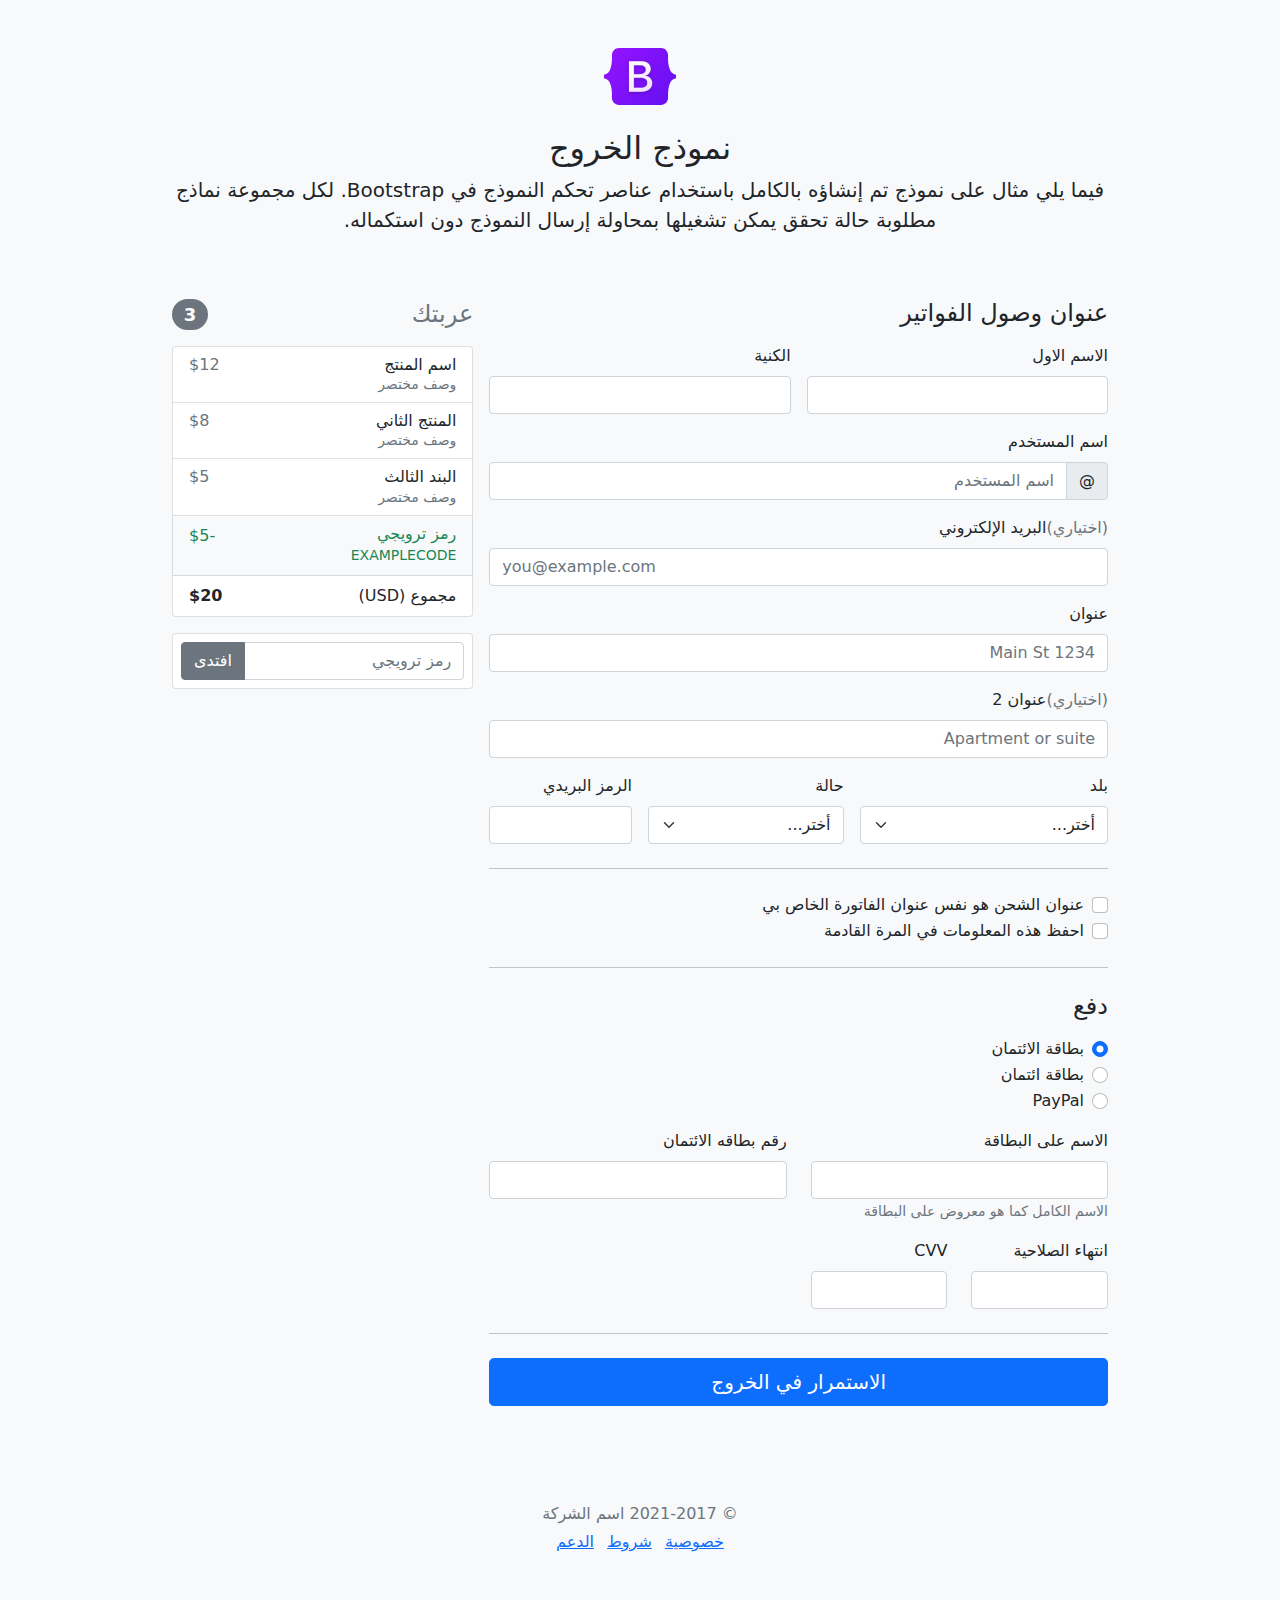
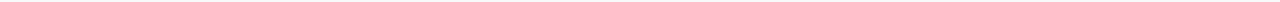
<file: shopthoitrang-main/bootstrap-5.0.0-beta3-examples/checkout-rtl/index.html>
<!doctype html>
<html lang="ar" dir="rtl">
  <head>
    <meta charset="utf-8">
    <meta name="viewport" content="width=device-width, initial-scale=1">
    <meta name="description" content="">
    <meta name="author" content="Mark Otto, Jacob Thornton, and Bootstrap contributors">
    <meta name="generator" content="Hugo 0.82.0">
    <title>مثال الخروج · Bootstrap v5.0</title>

    <link rel="canonical" href="https://getbootstrap.com/docs/5.0/examples/checkout-rtl/">

    

    <!-- Bootstrap core CSS -->
<link href="../assets/dist/css/bootstrap.rtl.min.css" rel="stylesheet">

    <style>
      .bd-placeholder-img {
        font-size: 1.125rem;
        text-anchor: middle;
        -webkit-user-select: none;
        -moz-user-select: none;
        user-select: none;
      }

      @media (min-width: 768px) {
        .bd-placeholder-img-lg {
          font-size: 3.5rem;
        }
      }
    </style>

    
    <!-- Custom styles for this template -->
    <link href="../checkout/form-validation.css" rel="stylesheet">
  </head>
  <body class="bg-light">
    
<div class="container">
  <main>
    <div class="py-5 text-center">
      <img class="d-block mx-auto mb-4" src="../assets/brand/bootstrap-logo.svg" alt="" width="72" height="57">
      <h2>نموذج الخروج</h2>
      <p class="lead">فيما يلي مثال على نموذج تم إنشاؤه بالكامل باستخدام عناصر تحكم النموذج في Bootstrap. لكل مجموعة نماذج مطلوبة حالة تحقق يمكن تشغيلها بمحاولة إرسال النموذج دون استكماله.</p>
    </div>

    <div class="row g-3">
      <div class="col-md-5 col-lg-4 order-md-last">
        <h4 class="d-flex justify-content-between align-items-center mb-3">
          <span class="text-muted">عربتك</span>
          <span class="badge bg-secondary rounded-pill">3</span>
        </h4>
        <ul class="list-group mb-3">
          <li class="list-group-item d-flex justify-content-between lh-sm">
            <div>
              <h6 class="my-0">اسم المنتج</h6>
              <small class="text-muted">وصف مختصر</small>
            </div>
            <span class="text-muted">$12</span>
          </li>
          <li class="list-group-item d-flex justify-content-between lh-sm">
            <div>
              <h6 class="my-0">المنتج الثاني</h6>
              <small class="text-muted">وصف مختصر</small>
            </div>
            <span class="text-muted">$8</span>
          </li>
          <li class="list-group-item d-flex justify-content-between lh-sm">
            <div>
              <h6 class="my-0">البند الثالث</h6>
              <small class="text-muted">وصف مختصر</small>
            </div>
            <span class="text-muted">$5</span>
          </li>
          <li class="list-group-item d-flex justify-content-between bg-light">
            <div class="text-success">
              <h6 class="my-0">رمز ترويجي</h6>
              <small>EXAMPLECODE</small>
            </div>
            <span class="text-success">-$5</span>
          </li>
          <li class="list-group-item d-flex justify-content-between">
            <span>مجموع (USD)</span>
            <strong>$20</strong>
          </li>
        </ul>

        <form class="card p-2">
          <div class="input-group">
            <input type="text" class="form-control" placeholder="رمز ترويجي">
            <button type="submit" class="btn btn-secondary">افتدى</button>
          </div>
        </form>
      </div>
      <div class="col-md-7 col-lg-8">
        <h4 class="mb-3">عنوان وصول الفواتير</h4>
        <form class="needs-validation" novalidate>
          <div class="row g-3">
            <div class="col-sm-6">
              <label for="firstName" class="form-label">الاسم الاول</label>
              <input type="text" class="form-control" id="firstName" placeholder="" value="" required>
              <div class="invalid-feedback">
                مطلوب الاسم الأول صالح.
              </div>
            </div>

            <div class="col-sm-6">
              <label for="lastName" class="form-label">الكنية</label>
              <input type="text" class="form-control" id="lastName" placeholder="" value="" required>
              <div class="invalid-feedback">
                مطلوب اسم أخير صالح.
              </div>
            </div>

            <div class="col-12">
              <label for="username" class="form-label">اسم المستخدم</label>
              <div class="input-group has-validation">
                <span class="input-group-text">@</span>
                <input type="text" class="form-control" id="username" placeholder="اسم المستخدم" required>
              <div class="invalid-feedback">
                اسم المستخدم الخاص بك مطلوب.
                </div>
              </div>
            </div>

            <div class="col-12">
              <label for="email" class="form-label"><span class="text-muted">(اختياري)</span>البريد الإلكتروني </label>
              <input type="email" class="form-control" id="email" placeholder="you@example.com">
              <div class="invalid-feedback">
                يرجى إدخال عنوان بريد إلكتروني صالح لتحديثات الشحن.
              </div>
            </div>

            <div class="col-12">
              <label for="address" class="form-label">عنوان</label>
              <input type="text" class="form-control" id="address" placeholder="1234 Main St" required>
              <div class="invalid-feedback">
                يرجى إدخال عنوان الشحن الخاص بك.
              </div>
            </div>

            <div class="col-12">
              <label for="address2" class="form-label"><span class="text-muted">(اختياري)</span>عنوان 2 </label>
              <input type="text" class="form-control" id="address2" placeholder="Apartment or suite">
            </div>

            <div class="col-md-5">
              <label for="country" class="form-label">بلد</label>
              <select class="form-select" id="country" required>
                <option value="">أختر...</option>
                <option>الولايات المتحدة الأمريكية</option>
              </select>
              <div class="invalid-feedback">
                يرجى تحديد بلد صالح.
              </div>
            </div>

            <div class="col-md-4">
              <label for="state" class="form-label">حالة</label>
              <select class="form-select" id="state" required>
                <option value="">أختر...</option>
                <option>كاليفورنيا</option>
              </select>
              <div class="invalid-feedback">
                يرجى تقديم حالة صالحة.
              </div>
            </div>

            <div class="col-md-3">
              <label for="zip" class="form-label">الرمز البريدي</label>
              <input type="text" class="form-control" id="zip" placeholder="" required>
              <div class="invalid-feedback">
                الرمز البريدي مطلوب.
              </div>
            </div>
          </div>

          <hr class="my-4">

          <div class="form-check">
            <input type="checkbox" class="form-check-input" id="same-address">
            <label class="form-check-label" for="same-address">عنوان الشحن هو نفس عنوان الفاتورة الخاص بي</label>
          </div>

          <div class="form-check">
            <input type="checkbox" class="form-check-input" id="save-info">
            <label class="form-check-label" for="save-info">احفظ هذه المعلومات في المرة القادمة</label>
          </div>

          <hr class="my-4">

          <h4 class="mb-3">دفع</h4>

          <div class="my-3">
            <div class="form-check">
              <input id="credit" name="paymentMethod" type="radio" class="form-check-input" checked required>
              <label class="form-check-label" for="credit">بطاقة الائتمان</label>
            </div>
            <div class="form-check">
              <input id="debit" name="paymentMethod" type="radio" class="form-check-input" required>
              <label class="form-check-label" for="debit">بطاقة ائتمان</label>
            </div>
            <div class="form-check">
              <input id="paypal" name="paymentMethod" type="radio" class="form-check-input" required>
              <label class="form-check-label" for="paypal">PayPal</label>
            </div>
          </div>

          <div class="row gy-3">
            <div class="col-md-6">
              <label for="cc-name" class="form-label">الاسم على البطاقة</label>
              <input type="text" class="form-control" id="cc-name" placeholder="" required>
              <small class="text-muted">الاسم الكامل كما هو معروض على البطاقة</small>
              <div class="invalid-feedback">
                الاسم على البطاقة مطلوب
              </div>
            </div>

            <div class="col-md-6">
              <label for="cc-number" class="form-label">رقم بطاقه الائتمان</label>
              <input type="text" class="form-control" id="cc-number" placeholder="" required>
              <div class="invalid-feedback">
                رقم بطاقة الائتمان مطلوب
              </div>
            </div>

            <div class="col-md-3">
              <label for="cc-expiration" class="form-label">انتهاء الصلاحية</label>
              <input type="text" class="form-control" id="cc-expiration" placeholder="" required>
              <div class="invalid-feedback">
                تاريخ انتهاء الصلاحية مطلوب
              </div>
            </div>

            <div class="col-md-3">
              <label for="cc-cvv" class="form-label">CVV</label>
              <input type="text" class="form-control" id="cc-cvv" placeholder="" required>
              <div class="invalid-feedback">
                رمز الحماية مطلوب
              </div>
            </div>
          </div>

          <hr class="my-4">

          <button class="w-100 btn btn-primary btn-lg" type="submit">الاستمرار في الخروج</button>
        </form>
      </div>
    </div>
  </main>
  <footer class="my-5 pt-5 text-muted text-center text-small">
    <p class="mb-1">&copy; 2021-2017 اسم الشركة</p>
    <ul class="list-inline">
      <li class="list-inline-item"><a href="#">خصوصية</a></li>
      <li class="list-inline-item"><a href="#">شروط</a></li>
      <li class="list-inline-item"><a href="#">الدعم</a></li>
    </ul>
  </footer>
</div>


    <script src="../assets/dist/js/bootstrap.bundle.min.js"></script>

      <script src="../checkout/form-validation.js"></script>
  </body>
</html>
</file>
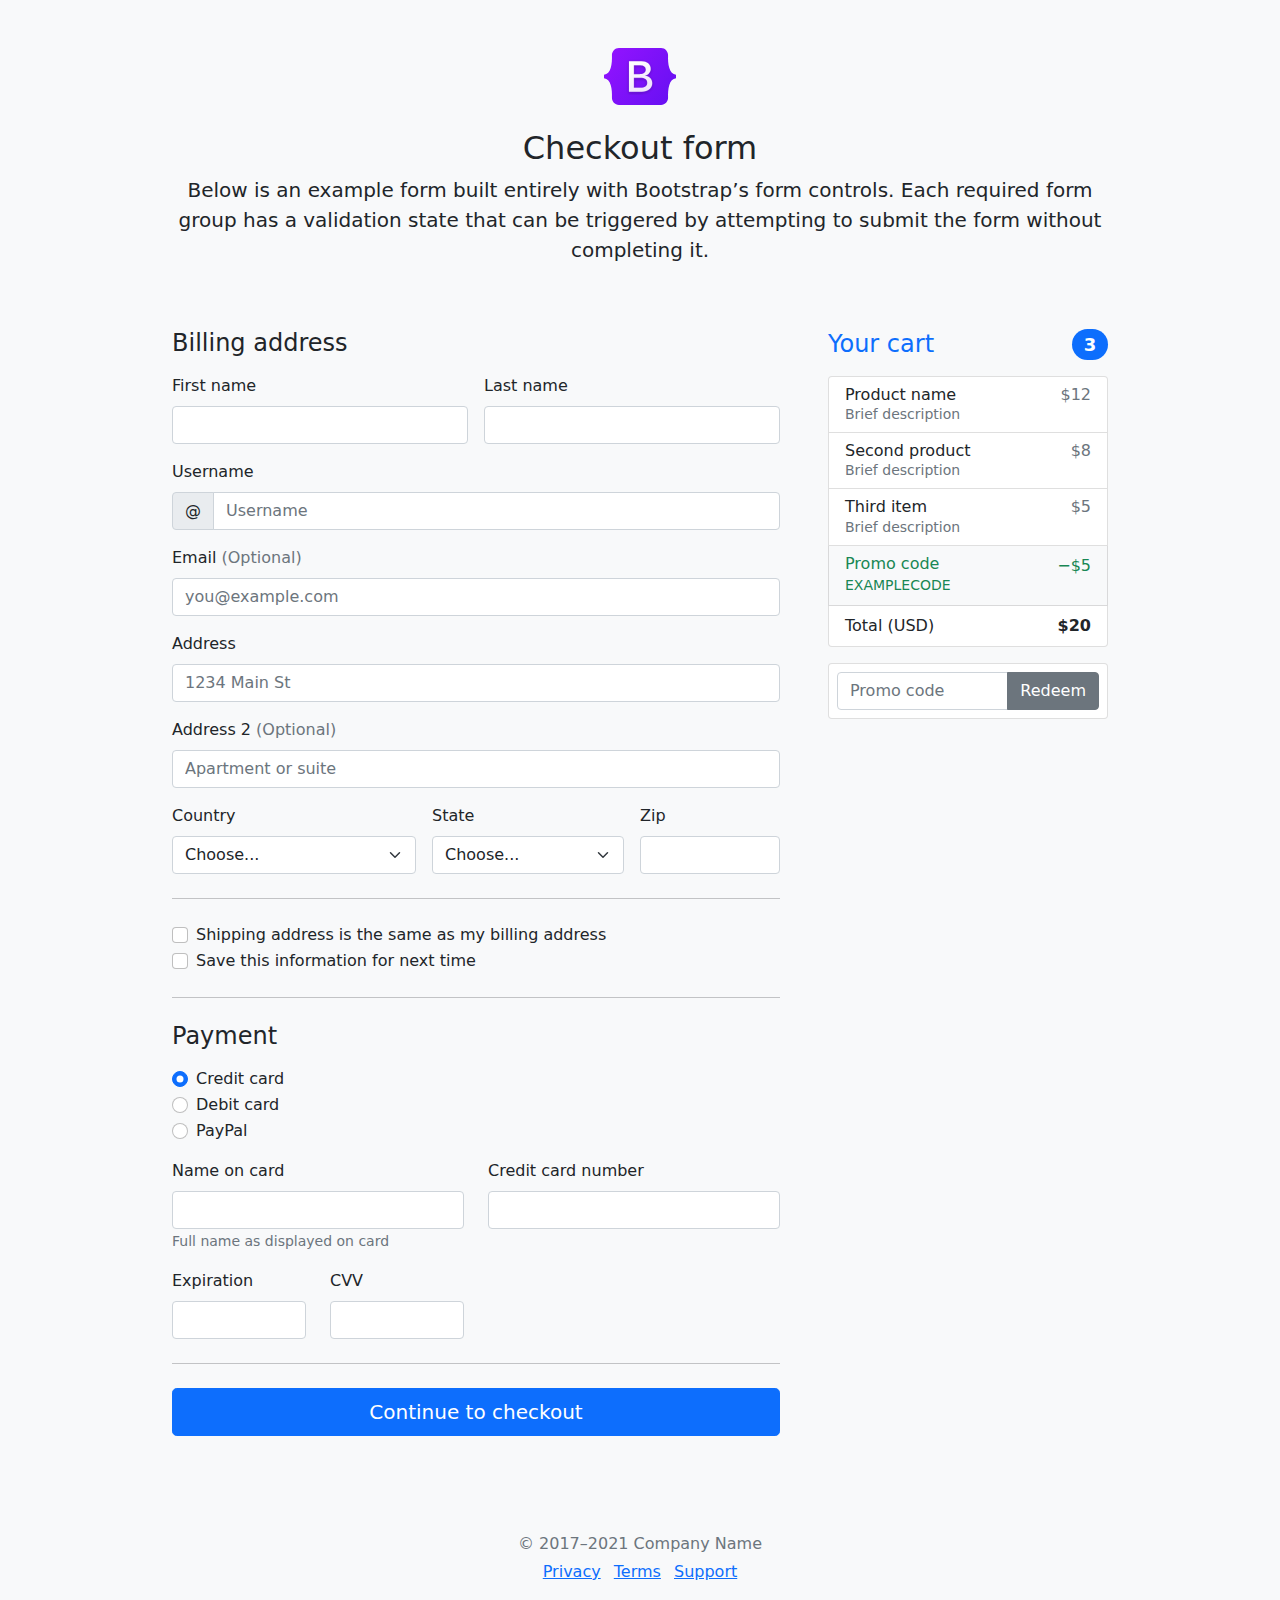
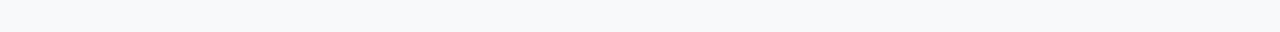
<file: shopthoitrang-main/bootstrap-5.0.0-beta3-examples/checkout/index.html>
<!doctype html>
<html lang="en">
  <head>
    <meta charset="utf-8">
    <meta name="viewport" content="width=device-width, initial-scale=1">
    <meta name="description" content="">
    <meta name="author" content="Mark Otto, Jacob Thornton, and Bootstrap contributors">
    <meta name="generator" content="Hugo 0.82.0">
    <title>Checkout example · Bootstrap v5.0</title>

    <link rel="canonical" href="https://getbootstrap.com/docs/5.0/examples/checkout/">

    

    <!-- Bootstrap core CSS -->
<link href="../assets/dist/css/bootstrap.min.css" rel="stylesheet">

    <style>
      .bd-placeholder-img {
        font-size: 1.125rem;
        text-anchor: middle;
        -webkit-user-select: none;
        -moz-user-select: none;
        user-select: none;
      }

      @media (min-width: 768px) {
        .bd-placeholder-img-lg {
          font-size: 3.5rem;
        }
      }
    </style>

    
    <!-- Custom styles for this template -->
    <link href="form-validation.css" rel="stylesheet">
  </head>
  <body class="bg-light">
    
<div class="container">
  <main>
    <div class="py-5 text-center">
      <img class="d-block mx-auto mb-4" src="../assets/brand/bootstrap-logo.svg" alt="" width="72" height="57">
      <h2>Checkout form</h2>
      <p class="lead">Below is an example form built entirely with Bootstrap’s form controls. Each required form group has a validation state that can be triggered by attempting to submit the form without completing it.</p>
    </div>

    <div class="row g-5">
      <div class="col-md-5 col-lg-4 order-md-last">
        <h4 class="d-flex justify-content-between align-items-center mb-3">
          <span class="text-primary">Your cart</span>
          <span class="badge bg-primary rounded-pill">3</span>
        </h4>
        <ul class="list-group mb-3">
          <li class="list-group-item d-flex justify-content-between lh-sm">
            <div>
              <h6 class="my-0">Product name</h6>
              <small class="text-muted">Brief description</small>
            </div>
            <span class="text-muted">$12</span>
          </li>
          <li class="list-group-item d-flex justify-content-between lh-sm">
            <div>
              <h6 class="my-0">Second product</h6>
              <small class="text-muted">Brief description</small>
            </div>
            <span class="text-muted">$8</span>
          </li>
          <li class="list-group-item d-flex justify-content-between lh-sm">
            <div>
              <h6 class="my-0">Third item</h6>
              <small class="text-muted">Brief description</small>
            </div>
            <span class="text-muted">$5</span>
          </li>
          <li class="list-group-item d-flex justify-content-between bg-light">
            <div class="text-success">
              <h6 class="my-0">Promo code</h6>
              <small>EXAMPLECODE</small>
            </div>
            <span class="text-success">−$5</span>
          </li>
          <li class="list-group-item d-flex justify-content-between">
            <span>Total (USD)</span>
            <strong>$20</strong>
          </li>
        </ul>

        <form class="card p-2">
          <div class="input-group">
            <input type="text" class="form-control" placeholder="Promo code">
            <button type="submit" class="btn btn-secondary">Redeem</button>
          </div>
        </form>
      </div>
      <div class="col-md-7 col-lg-8">
        <h4 class="mb-3">Billing address</h4>
        <form class="needs-validation" novalidate>
          <div class="row g-3">
            <div class="col-sm-6">
              <label for="firstName" class="form-label">First name</label>
              <input type="text" class="form-control" id="firstName" placeholder="" value="" required>
              <div class="invalid-feedback">
                Valid first name is required.
              </div>
            </div>

            <div class="col-sm-6">
              <label for="lastName" class="form-label">Last name</label>
              <input type="text" class="form-control" id="lastName" placeholder="" value="" required>
              <div class="invalid-feedback">
                Valid last name is required.
              </div>
            </div>

            <div class="col-12">
              <label for="username" class="form-label">Username</label>
              <div class="input-group has-validation">
                <span class="input-group-text">@</span>
                <input type="text" class="form-control" id="username" placeholder="Username" required>
              <div class="invalid-feedback">
                  Your username is required.
                </div>
              </div>
            </div>

            <div class="col-12">
              <label for="email" class="form-label">Email <span class="text-muted">(Optional)</span></label>
              <input type="email" class="form-control" id="email" placeholder="you@example.com">
              <div class="invalid-feedback">
                Please enter a valid email address for shipping updates.
              </div>
            </div>

            <div class="col-12">
              <label for="address" class="form-label">Address</label>
              <input type="text" class="form-control" id="address" placeholder="1234 Main St" required>
              <div class="invalid-feedback">
                Please enter your shipping address.
              </div>
            </div>

            <div class="col-12">
              <label for="address2" class="form-label">Address 2 <span class="text-muted">(Optional)</span></label>
              <input type="text" class="form-control" id="address2" placeholder="Apartment or suite">
            </div>

            <div class="col-md-5">
              <label for="country" class="form-label">Country</label>
              <select class="form-select" id="country" required>
                <option value="">Choose...</option>
                <option>United States</option>
              </select>
              <div class="invalid-feedback">
                Please select a valid country.
              </div>
            </div>

            <div class="col-md-4">
              <label for="state" class="form-label">State</label>
              <select class="form-select" id="state" required>
                <option value="">Choose...</option>
                <option>California</option>
              </select>
              <div class="invalid-feedback">
                Please provide a valid state.
              </div>
            </div>

            <div class="col-md-3">
              <label for="zip" class="form-label">Zip</label>
              <input type="text" class="form-control" id="zip" placeholder="" required>
              <div class="invalid-feedback">
                Zip code required.
              </div>
            </div>
          </div>

          <hr class="my-4">

          <div class="form-check">
            <input type="checkbox" class="form-check-input" id="same-address">
            <label class="form-check-label" for="same-address">Shipping address is the same as my billing address</label>
          </div>

          <div class="form-check">
            <input type="checkbox" class="form-check-input" id="save-info">
            <label class="form-check-label" for="save-info">Save this information for next time</label>
          </div>

          <hr class="my-4">

          <h4 class="mb-3">Payment</h4>

          <div class="my-3">
            <div class="form-check">
              <input id="credit" name="paymentMethod" type="radio" class="form-check-input" checked required>
              <label class="form-check-label" for="credit">Credit card</label>
            </div>
            <div class="form-check">
              <input id="debit" name="paymentMethod" type="radio" class="form-check-input" required>
              <label class="form-check-label" for="debit">Debit card</label>
            </div>
            <div class="form-check">
              <input id="paypal" name="paymentMethod" type="radio" class="form-check-input" required>
              <label class="form-check-label" for="paypal">PayPal</label>
            </div>
          </div>

          <div class="row gy-3">
            <div class="col-md-6">
              <label for="cc-name" class="form-label">Name on card</label>
              <input type="text" class="form-control" id="cc-name" placeholder="" required>
              <small class="text-muted">Full name as displayed on card</small>
              <div class="invalid-feedback">
                Name on card is required
              </div>
            </div>

            <div class="col-md-6">
              <label for="cc-number" class="form-label">Credit card number</label>
              <input type="text" class="form-control" id="cc-number" placeholder="" required>
              <div class="invalid-feedback">
                Credit card number is required
              </div>
            </div>

            <div class="col-md-3">
              <label for="cc-expiration" class="form-label">Expiration</label>
              <input type="text" class="form-control" id="cc-expiration" placeholder="" required>
              <div class="invalid-feedback">
                Expiration date required
              </div>
            </div>

            <div class="col-md-3">
              <label for="cc-cvv" class="form-label">CVV</label>
              <input type="text" class="form-control" id="cc-cvv" placeholder="" required>
              <div class="invalid-feedback">
                Security code required
              </div>
            </div>
          </div>

          <hr class="my-4">

          <button class="w-100 btn btn-primary btn-lg" type="submit">Continue to checkout</button>
        </form>
      </div>
    </div>
  </main>

  <footer class="my-5 pt-5 text-muted text-center text-small">
    <p class="mb-1">&copy; 2017–2021 Company Name</p>
    <ul class="list-inline">
      <li class="list-inline-item"><a href="#">Privacy</a></li>
      <li class="list-inline-item"><a href="#">Terms</a></li>
      <li class="list-inline-item"><a href="#">Support</a></li>
    </ul>
  </footer>
</div>


    <script src="../assets/dist/js/bootstrap.bundle.min.js"></script>

      <script src="form-validation.js"></script>
  </body>
</html>
</file>
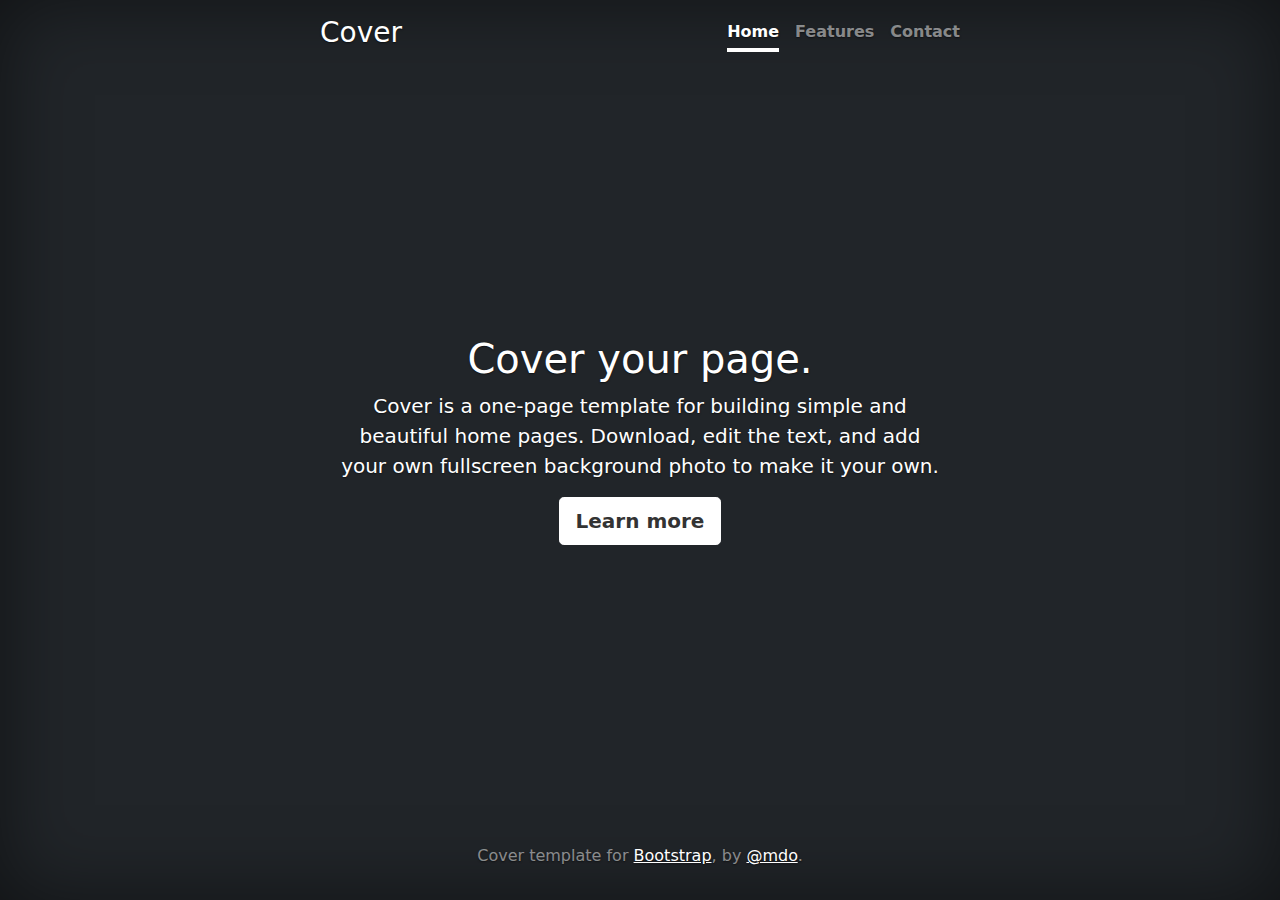
<file: shopthoitrang-main/bootstrap-5.0.0-beta3-examples/cover/index.html>
<!doctype html>
<html lang="en" class="h-100">
  <head>
    <meta charset="utf-8">
    <meta name="viewport" content="width=device-width, initial-scale=1">
    <meta name="description" content="">
    <meta name="author" content="Mark Otto, Jacob Thornton, and Bootstrap contributors">
    <meta name="generator" content="Hugo 0.82.0">
    <title>Cover Template · Bootstrap v5.0</title>

    <link rel="canonical" href="https://getbootstrap.com/docs/5.0/examples/cover/">

    

    <!-- Bootstrap core CSS -->
<link href="../assets/dist/css/bootstrap.min.css" rel="stylesheet">

    <style>
      .bd-placeholder-img {
        font-size: 1.125rem;
        text-anchor: middle;
        -webkit-user-select: none;
        -moz-user-select: none;
        user-select: none;
      }

      @media (min-width: 768px) {
        .bd-placeholder-img-lg {
          font-size: 3.5rem;
        }
      }
    </style>

    
    <!-- Custom styles for this template -->
    <link href="cover.css" rel="stylesheet">
  </head>
  <body class="d-flex h-100 text-center text-white bg-dark">
    
<div class="cover-container d-flex w-100 h-100 p-3 mx-auto flex-column">
  <header class="mb-auto">
    <div>
      <h3 class="float-md-start mb-0">Cover</h3>
      <nav class="nav nav-masthead justify-content-center float-md-end">
        <a class="nav-link active" aria-current="page" href="#">Home</a>
        <a class="nav-link" href="#">Features</a>
        <a class="nav-link" href="#">Contact</a>
      </nav>
    </div>
  </header>

  <main class="px-3">
    <h1>Cover your page.</h1>
    <p class="lead">Cover is a one-page template for building simple and beautiful home pages. Download, edit the text, and add your own fullscreen background photo to make it your own.</p>
    <p class="lead">
      <a href="#" class="btn btn-lg btn-secondary fw-bold border-white bg-white">Learn more</a>
    </p>
  </main>

  <footer class="mt-auto text-white-50">
    <p>Cover template for <a href="https://getbootstrap.com/" class="text-white">Bootstrap</a>, by <a href="https://twitter.com/mdo" class="text-white">@mdo</a>.</p>
  </footer>
</div>


    
  </body>
</html>
</file>
<file: shopthoitrang-main/bootstrap-5.0.0-beta3-examples/blog/blog.rtl.css>
/* stylelint-disable selector-list-comma-newline-after */

.blog-header {
  line-height: 1;
  border-bottom: 1px solid #e5e5e5;
}

.blog-header-logo {
  font-family: Amiri, Georgia, "Times New Roman", serif;
  font-size: 2.25rem;
}

.blog-header-logo:hover {
  text-decoration: none;
}

h1, h2, h3, h4, h5, h6 {
  font-family: Amiri, Georgia, "Times New Roman", serif;
}

.display-4 {
  font-size: 2.5rem;
}
@media (min-width: 768px) {
  .display-4 {
    font-size: 3rem;
  }
}

.nav-scroller {
  position: relative;
  z-index: 2;
  height: 2.75rem;
  overflow-y: hidden;
}

.nav-scroller .nav {
  display: flex;
  flex-wrap: nowrap;
  padding-bottom: 1rem;
  margin-top: -1px;
  overflow-x: auto;
  text-align: center;
  white-space: nowrap;
  -webkit-overflow-scrolling: touch;
}

.nav-scroller .nav-link {
  padding-top: .75rem;
  padding-bottom: .75rem;
  font-size: .875rem;
}

.card-img-right {
  height: 100%;
  border-radius: 3px 0 0 3px;
}

.flex-auto {
  flex: 0 0 auto;
}

.h-250 { height: 250px; }
@media (min-width: 768px) {
  .h-md-250 { height: 250px; }
}

/* Pagination */
.blog-pagination {
  margin-bottom: 4rem;
}
.blog-pagination > .btn {
  border-radius: 2rem;
}

/*
 * Blog posts
 */
.blog-post {
  margin-bottom: 4rem;
}
.blog-post-title {
  margin-bottom: .25rem;
  font-size: 2.5rem;
}
.blog-post-meta {
  margin-bottom: 1.25rem;
  color: #727272;
}

/*
 * Footer
 */
.blog-footer {
  padding: 2.5rem 0;
  color: #727272;
  text-align: center;
  background-color: #f9f9f9;
  border-top: .05rem solid #e5e5e5;
}
.blog-footer p:last-child {
  margin-bottom: 0;
}
</file>
<file: shopthoitrang-main/bootstrap-5.0.0-beta3-examples/blog/blog.css>
/* stylelint-disable selector-list-comma-newline-after */

.blog-header {
  line-height: 1;
  border-bottom: 1px solid #e5e5e5;
}

.blog-header-logo {
  font-family: "Playfair Display", Georgia, "Times New Roman", serif/*rtl:Amiri, Georgia, "Times New Roman", serif*/;
  font-size: 2.25rem;
}

.blog-header-logo:hover {
  text-decoration: none;
}

h1, h2, h3, h4, h5, h6 {
  font-family: "Playfair Display", Georgia, "Times New Roman", serif/*rtl:Amiri, Georgia, "Times New Roman", serif*/;
}

.display-4 {
  font-size: 2.5rem;
}
@media (min-width: 768px) {
  .display-4 {
    font-size: 3rem;
  }
}

.nav-scroller {
  position: relative;
  z-index: 2;
  height: 2.75rem;
  overflow-y: hidden;
}

.nav-scroller .nav {
  display: flex;
  flex-wrap: nowrap;
  padding-bottom: 1rem;
  margin-top: -1px;
  overflow-x: auto;
  text-align: center;
  white-space: nowrap;
  -webkit-overflow-scrolling: touch;
}

.nav-scroller .nav-link {
  padding-top: .75rem;
  padding-bottom: .75rem;
  font-size: .875rem;
}

.card-img-right {
  height: 100%;
  border-radius: 0 3px 3px 0;
}

.flex-auto {
  flex: 0 0 auto;
}

.h-250 { height: 250px; }
@media (min-width: 768px) {
  .h-md-250 { height: 250px; }
}

/* Pagination */
.blog-pagination {
  margin-bottom: 4rem;
}
.blog-pagination > .btn {
  border-radius: 2rem;
}

/*
 * Blog posts
 */
.blog-post {
  margin-bottom: 4rem;
}
.blog-post-title {
  margin-bottom: .25rem;
  font-size: 2.5rem;
}
.blog-post-meta {
  margin-bottom: 1.25rem;
  color: #727272;
}

/*
 * Footer
 */
.blog-footer {
  padding: 2.5rem 0;
  color: #727272;
  text-align: center;
  background-color: #f9f9f9;
  border-top: .05rem solid #e5e5e5;
}
.blog-footer p:last-child {
  margin-bottom: 0;
}
</file>
<file: shopthoitrang-main/bootstrap-5.0.0-beta3-examples/carousel/carousel.rtl.css>
/* GLOBAL STYLES
-------------------------------------------------- */
/* Padding below the footer and lighter body text */

body {
  padding-top: 3rem;
  padding-bottom: 3rem;
  color: #5a5a5a;
}


/* CUSTOMIZE THE CAROUSEL
-------------------------------------------------- */

/* Carousel base class */
.carousel {
  margin-bottom: 4rem;
}
/* Since positioning the image, we need to help out the caption */
.carousel-caption {
  bottom: 3rem;
  z-index: 10;
}

/* Declare heights because of positioning of img element */
.carousel-item {
  height: 32rem;
}
.carousel-item > img {
  position: absolute;
  top: 0;
  right: 0;
  min-width: 100%;
  height: 32rem;
}


/* MARKETING CONTENT
-------------------------------------------------- */

/* Center align the text within the three columns below the carousel */
.marketing .col-lg-4 {
  margin-bottom: 1.5rem;
  text-align: center;
}
.marketing h2 {
  font-weight: 400;
}
.marketing .col-lg-4 p {
  margin-right: .75rem;
  margin-left: .75rem;
}


/* Featurettes
------------------------- */

.featurette-divider {
  margin: 5rem 0; /* Space out the Bootstrap <hr> more */
}

/* Thin out the marketing headings */
.featurette-heading {
  font-weight: 300;
  line-height: 1;
}


/* RESPONSIVE CSS
-------------------------------------------------- */

@media (min-width: 40em) {
  /* Bump up size of carousel content */
  .carousel-caption p {
    margin-bottom: 1.25rem;
    font-size: 1.25rem;
    line-height: 1.4;
  }

  .featurette-heading {
    font-size: 50px;
  }
}

@media (min-width: 62em) {
  .featurette-heading {
    margin-top: 7rem;
  }
}
</file>
<file: shopthoitrang-main/bootstrap-5.0.0-beta3-examples/carousel/carousel.css>
/* GLOBAL STYLES
-------------------------------------------------- */
/* Padding below the footer and lighter body text */

body {
  padding-top: 3rem;
  padding-bottom: 3rem;
  color: #5a5a5a;
}


/* CUSTOMIZE THE CAROUSEL
-------------------------------------------------- */

/* Carousel base class */
.carousel {
  margin-bottom: 4rem;
}
/* Since positioning the image, we need to help out the caption */
.carousel-caption {
  bottom: 3rem;
  z-index: 10;
}

/* Declare heights because of positioning of img element */
.carousel-item {
  height: 32rem;
}
.carousel-item > img {
  position: absolute;
  top: 0;
  left: 0;
  min-width: 100%;
  height: 32rem;
}


/* MARKETING CONTENT
-------------------------------------------------- */

/* Center align the text within the three columns below the carousel */
.marketing .col-lg-4 {
  margin-bottom: 1.5rem;
  text-align: center;
}
.marketing h2 {
  font-weight: 400;
}
/* rtl:begin:ignore */
.marketing .col-lg-4 p {
  margin-right: .75rem;
  margin-left: .75rem;
}
/* rtl:end:ignore */


/* Featurettes
------------------------- */

.featurette-divider {
  margin: 5rem 0; /* Space out the Bootstrap <hr> more */
}

/* Thin out the marketing headings */
.featurette-heading {
  font-weight: 300;
  line-height: 1;
  /* rtl:remove */
  letter-spacing: -.05rem;
}


/* RESPONSIVE CSS
-------------------------------------------------- */

@media (min-width: 40em) {
  /* Bump up size of carousel content */
  .carousel-caption p {
    margin-bottom: 1.25rem;
    font-size: 1.25rem;
    line-height: 1.4;
  }

  .featurette-heading {
    font-size: 50px;
  }
}

@media (min-width: 62em) {
  .featurette-heading {
    margin-top: 7rem;
  }
}
</file>
<file: shopthoitrang-main/bootstrap-5.0.0-beta3-examples/checkout/form-validation.css>
.container {
  max-width: 960px;
}
</file>
<file: shopthoitrang-main/bootstrap-5.0.0-beta3-examples/cover/cover.css>
/*
 * Globals
 */


/* Custom default button */
.btn-secondary,
.btn-secondary:hover,
.btn-secondary:focus {
  color: #333;
  text-shadow: none; /* Prevent inheritance from `body` */
}


/*
 * Base structure
 */

body {
  text-shadow: 0 .05rem .1rem rgba(0, 0, 0, .5);
  box-shadow: inset 0 0 5rem rgba(0, 0, 0, .5);
}

.cover-container {
  max-width: 42em;
}


/*
 * Header
 */

.nav-masthead .nav-link {
  padding: .25rem 0;
  font-weight: 700;
  color: rgba(255, 255, 255, .5);
  background-color: transparent;
  border-bottom: .25rem solid transparent;
}

.nav-masthead .nav-link:hover,
.nav-masthead .nav-link:focus {
  border-bottom-color: rgba(255, 255, 255, .25);
}

.nav-masthead .nav-link + .nav-link {
  margin-left: 1rem;
}

.nav-masthead .active {
  color: #fff;
  border-bottom-color: #fff;
}
</file>
<file: shopthoitrang-main/bootstrap-5.0.0-beta3-examples/cheatsheet/cheatsheet.rtl.css>
body {
  scroll-behavior: smooth;
}

/**
 * Bootstrap "Journal code" icon
 * @link https://icons.getbootstrap.com/icons/journal-code/
 */
.bd-heading a::before {
  display: inline-block;
  width: 1em;
  height: 1em;
  margin-left: .25rem;
  content: "";
  background-image: url("data:image/svg+xml,%3Csvg xmlns='http://www.w3.org/2000/svg' fill='%25230d6efd' viewBox='0 0 16 16'%3E%3Cpath d='M4 1h8a2 2 0 0 1 2 2v10a2 2 0 0 1-2 2H4a2 2 0 0 1-2-2h1a1 1 0 0 0 1 1h8a1 1 0 0 0 1-1V3a1 1 0 0 0-1-1H4a1 1 0 0 0-1 1H2a2 2 0 0 1 2-2z'/%3E%3Cpath d='M2 5v-.5a.5.5 0 0 1 1 0V5h.5a.5.5 0 0 1 0 1h-2a.5.5 0 0 1 0-1H2zm0 3v-.5a.5.5 0 0 1 1 0V8h.5a.5.5 0 0 1 0 1h-2a.5.5 0 0 1 0-1H2zm0 3v-.5a.5.5 0 0 1 1 0v.5h.5a.5.5 0 0 1 0 1h-2a.5.5 0 0 1 0-1H2z'/%3E%3Cpath fill-rule='evenodd' d='M8.646 5.646a.5.5 0 0 1 .708 0l2 2a.5.5 0 0 1 0 .708l-2 2a.5.5 0 0 1-.708-.708L10.293 8 8.646 6.354a.5.5 0 0 1 0-.708zm-1.292 0a.5.5 0 0 0-.708 0l-2 2a.5.5 0 0 0 0 .708l2 2a.5.5 0 0 0 .708-.708L5.707 8l1.647-1.646a.5.5 0 0 0 0-.708z'/%3E%3C/svg%3E");
  background-size: 1em;
}

/* stylelint-disable-next-line selector-max-universal */
.bd-heading + div > * + * {
  margin-top: 3rem;
}

/* Table of contents */
.bd-aside a {
  padding: .1875rem .5rem;
  margin-top: .125rem;
  margin-right: .3125rem;
  color: rgba(0, 0, 0, .65);
  text-decoration: none;
}

.bd-aside a:hover,
.bd-aside a:focus {
  color: rgba(0, 0, 0, .85);
  background-color: rgba(121, 82, 179, .1);
}

.bd-aside .active {
  font-weight: 600;
  color: rgba(0, 0, 0, .85);
}

.bd-aside .btn {
  padding: .25rem .5rem;
  font-weight: 600;
  color: rgba(0, 0, 0, .65);
  border: 0;
}

.bd-aside .btn:hover,
.bd-aside .btn:focus {
  color: rgba(0, 0, 0, .85);
  background-color: rgba(121, 82, 179, .1);
}

.bd-aside .btn:focus {
  box-shadow: 0 0 0 1px rgba(121, 82, 179, .7);
}

.bd-aside .btn::before {
  width: 1.25em;
  line-height: 0;
  content: url("data:image/svg+xml,%3csvg xmlns='http://www.w3.org/2000/svg' width='16' height='16' viewBox='0 0 16 16'%3e%3cpath fill='none' stroke='rgba%280,0,0,.5%29' stroke-linecap='round' stroke-linejoin='round' stroke-width='2' d='M5 14l6-6-6-6'/%3e%3c/svg%3e");
  transition: transform .35s ease;
  transform: rotate(180deg) translateX(-2px);
  transform-origin: .5em 50%;
}

.bd-aside .btn[aria-expanded="true"]::before {
  transform: rotate(90deg);
}


/* Examples */
.scrollspy-example {
  position: relative;
  height: 200px;
  margin-top: .5rem;
  overflow: auto;
}

[id="modal"] .bd-example .btn,
[id="buttons"] .bd-example .btn,
[id="tooltips"] .bd-example .btn,
[id="popovers"] .bd-example .btn,
[id="dropdowns"] .bd-example .btn-group,
[id="dropdowns"] .bd-example .dropdown,
[id="dropdowns"] .bd-example .dropup,
[id="dropdowns"] .bd-example .dropend,
[id="dropdowns"] .bd-example .dropstart {
  margin: 0 0 1rem 1rem;
}

/* Layout */
@media (min-width: 1200px) {
  body {
    display: grid;
    gap: 1rem;
    grid-template-columns: 1fr 4fr 1fr;
    grid-template-rows: auto;
  }

  .bd-header {
    position: fixed;
    top: 0;
    right: 0;
    left: 0;
    z-index: 1030;
    grid-column: 1 / span 3;
  }

  .bd-aside,
  .bd-cheatsheet {
    padding-top: 4rem;
  }

  /**
   * 1. Too bad only Firefox supports subgrids ATM
   */
  .bd-cheatsheet,
  .bd-cheatsheet section,
  .bd-cheatsheet article {
    display: inherit; /* 1 */
    gap: inherit; /* 1 */
    grid-template-columns: 1fr 4fr;
    grid-column: 1 / span 2;
    grid-template-rows: auto;
  }

  .bd-aside {
    grid-area: 1 / 3;
    scroll-margin-top: 4rem;
  }

  .bd-cheatsheet section,
  .bd-cheatsheet section > h2 {
    top: 2rem;
    scroll-margin-top: 2rem;
  }

  .bd-cheatsheet section > h2::before {
    position: absolute;
    top: 0;
    right: 0;
    bottom: -2rem;
    left: 0;
    z-index: -1;
    content: "";
    background-image: linear-gradient(to bottom, rgba(255, 255, 255, 1) calc(100% - 3rem), rgba(255, 255, 255, .01));
  }

  .bd-cheatsheet article,
  .bd-cheatsheet .bd-heading {
    top: 8rem;
    scroll-margin-top: 8rem;
  }

  .bd-cheatsheet .bd-heading {
    z-index: 1;
  }
}
</file>
<file: shopthoitrang-main/bootstrap-5.0.0-beta3-examples/cheatsheet/cheatsheet.css>
body {
  scroll-behavior: smooth;
}

/**
 * Bootstrap "Journal code" icon
 * @link https://icons.getbootstrap.com/icons/journal-code/
 */
.bd-heading a::before {
  display: inline-block;
  width: 1em;
  height: 1em;
  margin-right: .25rem;
  content: "";
  background-image: url("data:image/svg+xml,%3Csvg xmlns='http://www.w3.org/2000/svg' fill='%25230d6efd' viewBox='0 0 16 16'%3E%3Cpath d='M4 1h8a2 2 0 0 1 2 2v10a2 2 0 0 1-2 2H4a2 2 0 0 1-2-2h1a1 1 0 0 0 1 1h8a1 1 0 0 0 1-1V3a1 1 0 0 0-1-1H4a1 1 0 0 0-1 1H2a2 2 0 0 1 2-2z'/%3E%3Cpath d='M2 5v-.5a.5.5 0 0 1 1 0V5h.5a.5.5 0 0 1 0 1h-2a.5.5 0 0 1 0-1H2zm0 3v-.5a.5.5 0 0 1 1 0V8h.5a.5.5 0 0 1 0 1h-2a.5.5 0 0 1 0-1H2zm0 3v-.5a.5.5 0 0 1 1 0v.5h.5a.5.5 0 0 1 0 1h-2a.5.5 0 0 1 0-1H2z'/%3E%3Cpath fill-rule='evenodd' d='M8.646 5.646a.5.5 0 0 1 .708 0l2 2a.5.5 0 0 1 0 .708l-2 2a.5.5 0 0 1-.708-.708L10.293 8 8.646 6.354a.5.5 0 0 1 0-.708zm-1.292 0a.5.5 0 0 0-.708 0l-2 2a.5.5 0 0 0 0 .708l2 2a.5.5 0 0 0 .708-.708L5.707 8l1.647-1.646a.5.5 0 0 0 0-.708z'/%3E%3C/svg%3E");
  background-size: 1em;
}

/* stylelint-disable-next-line selector-max-universal */
.bd-heading + div > * + * {
  margin-top: 3rem;
}

/* Table of contents */
.bd-aside a {
  padding: .1875rem .5rem;
  margin-top: .125rem;
  margin-left: .3125rem;
  color: rgba(0, 0, 0, .65);
  text-decoration: none;
}

.bd-aside a:hover,
.bd-aside a:focus {
  color: rgba(0, 0, 0, .85);
  background-color: rgba(121, 82, 179, .1);
}

.bd-aside .active {
  font-weight: 600;
  color: rgba(0, 0, 0, .85);
}

.bd-aside .btn {
  padding: .25rem .5rem;
  font-weight: 600;
  color: rgba(0, 0, 0, .65);
  border: 0;
}

.bd-aside .btn:hover,
.bd-aside .btn:focus {
  color: rgba(0, 0, 0, .85);
  background-color: rgba(121, 82, 179, .1);
}

.bd-aside .btn:focus {
  box-shadow: 0 0 0 1px rgba(121, 82, 179, .7);
}

.bd-aside .btn::before {
  width: 1.25em;
  line-height: 0;
  content: url("data:image/svg+xml,%3csvg xmlns='http://www.w3.org/2000/svg' width='16' height='16' viewBox='0 0 16 16'%3e%3cpath fill='none' stroke='rgba%280,0,0,.5%29' stroke-linecap='round' stroke-linejoin='round' stroke-width='2' d='M5 14l6-6-6-6'/%3e%3c/svg%3e");
  transition: transform .35s ease;

  /* rtl:raw:
  transform: rotate(180deg) translateX(-2px);
  */
  transform-origin: .5em 50%;
}

.bd-aside .btn[aria-expanded="true"]::before {
  transform: rotate(90deg)/* rtl:ignore */;
}


/* Examples */
.scrollspy-example {
  position: relative;
  height: 200px;
  margin-top: .5rem;
  overflow: auto;
}

[id="modal"] .bd-example .btn,
[id="buttons"] .bd-example .btn,
[id="tooltips"] .bd-example .btn,
[id="popovers"] .bd-example .btn,
[id="dropdowns"] .bd-example .btn-group,
[id="dropdowns"] .bd-example .dropdown,
[id="dropdowns"] .bd-example .dropup,
[id="dropdowns"] .bd-example .dropend,
[id="dropdowns"] .bd-example .dropstart {
  margin: 0 1rem 1rem 0;
}

/* Layout */
@media (min-width: 1200px) {
  body {
    display: grid;
    gap: 1rem;
    grid-template-columns: 1fr 4fr 1fr;
    grid-template-rows: auto;
  }

  .bd-header {
    position: fixed;
    top: 0;
    /* rtl:begin:ignore */
    right: 0;
    left: 0;
    /* rtl:end:ignore */
    z-index: 1030;
    grid-column: 1 / span 3;
  }

  .bd-aside,
  .bd-cheatsheet {
    padding-top: 4rem;
  }

  /**
   * 1. Too bad only Firefox supports subgrids ATM
   */
  .bd-cheatsheet,
  .bd-cheatsheet section,
  .bd-cheatsheet article {
    display: inherit; /* 1 */
    gap: inherit; /* 1 */
    grid-template-columns: 1fr 4fr;
    grid-column: 1 / span 2;
    grid-template-rows: auto;
  }

  .bd-aside {
    grid-area: 1 / 3;
    scroll-margin-top: 4rem;
  }

  .bd-cheatsheet section,
  .bd-cheatsheet section > h2 {
    top: 2rem;
    scroll-margin-top: 2rem;
  }

  .bd-cheatsheet section > h2::before {
    position: absolute;
    /* rtl:begin:ignore */
    top: 0;
    right: 0;
    bottom: -2rem;
    left: 0;
    /* rtl:end:ignore */
    z-index: -1;
    content: "";
    background-image: linear-gradient(to bottom, rgba(255, 255, 255, 1) calc(100% - 3rem), rgba(255, 255, 255, .01));
  }

  .bd-cheatsheet article,
  .bd-cheatsheet .bd-heading {
    top: 8rem;
    scroll-margin-top: 8rem;
  }

  .bd-cheatsheet .bd-heading {
    z-index: 1;
  }
}
</file>
